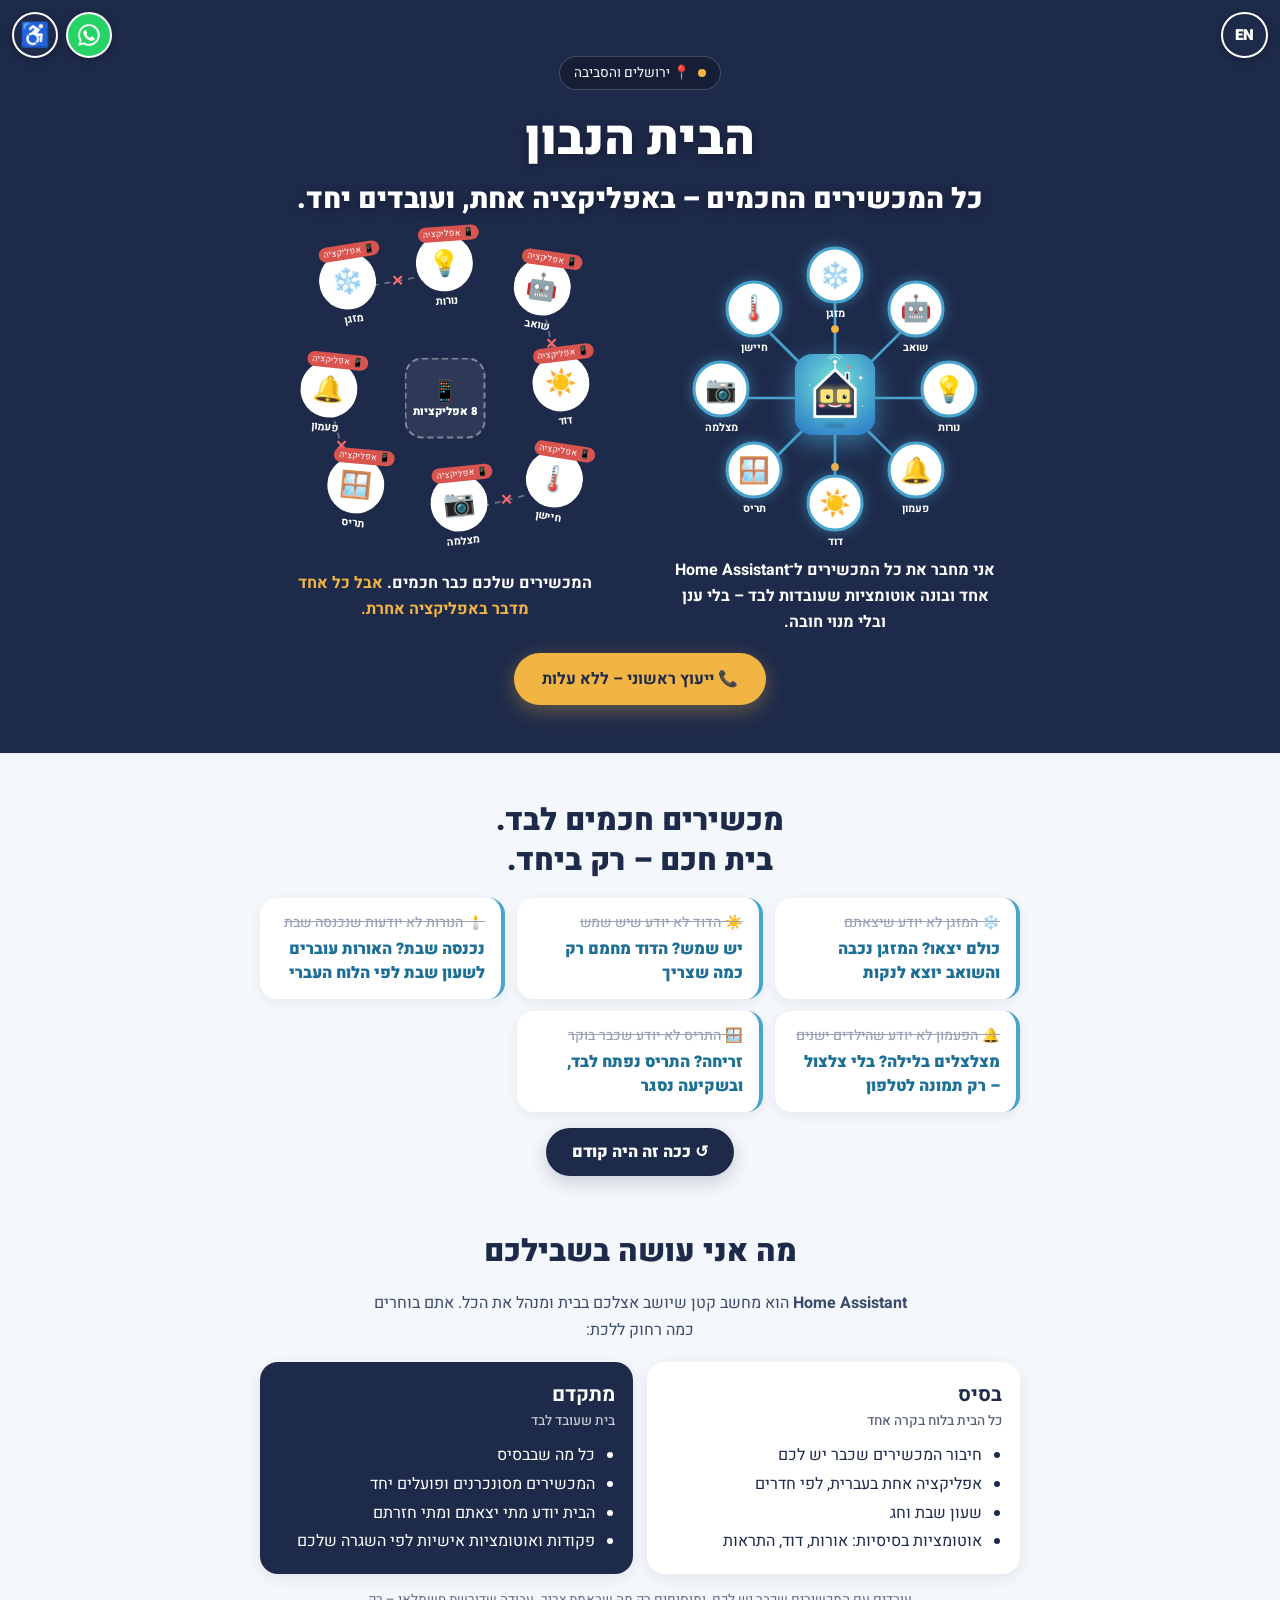
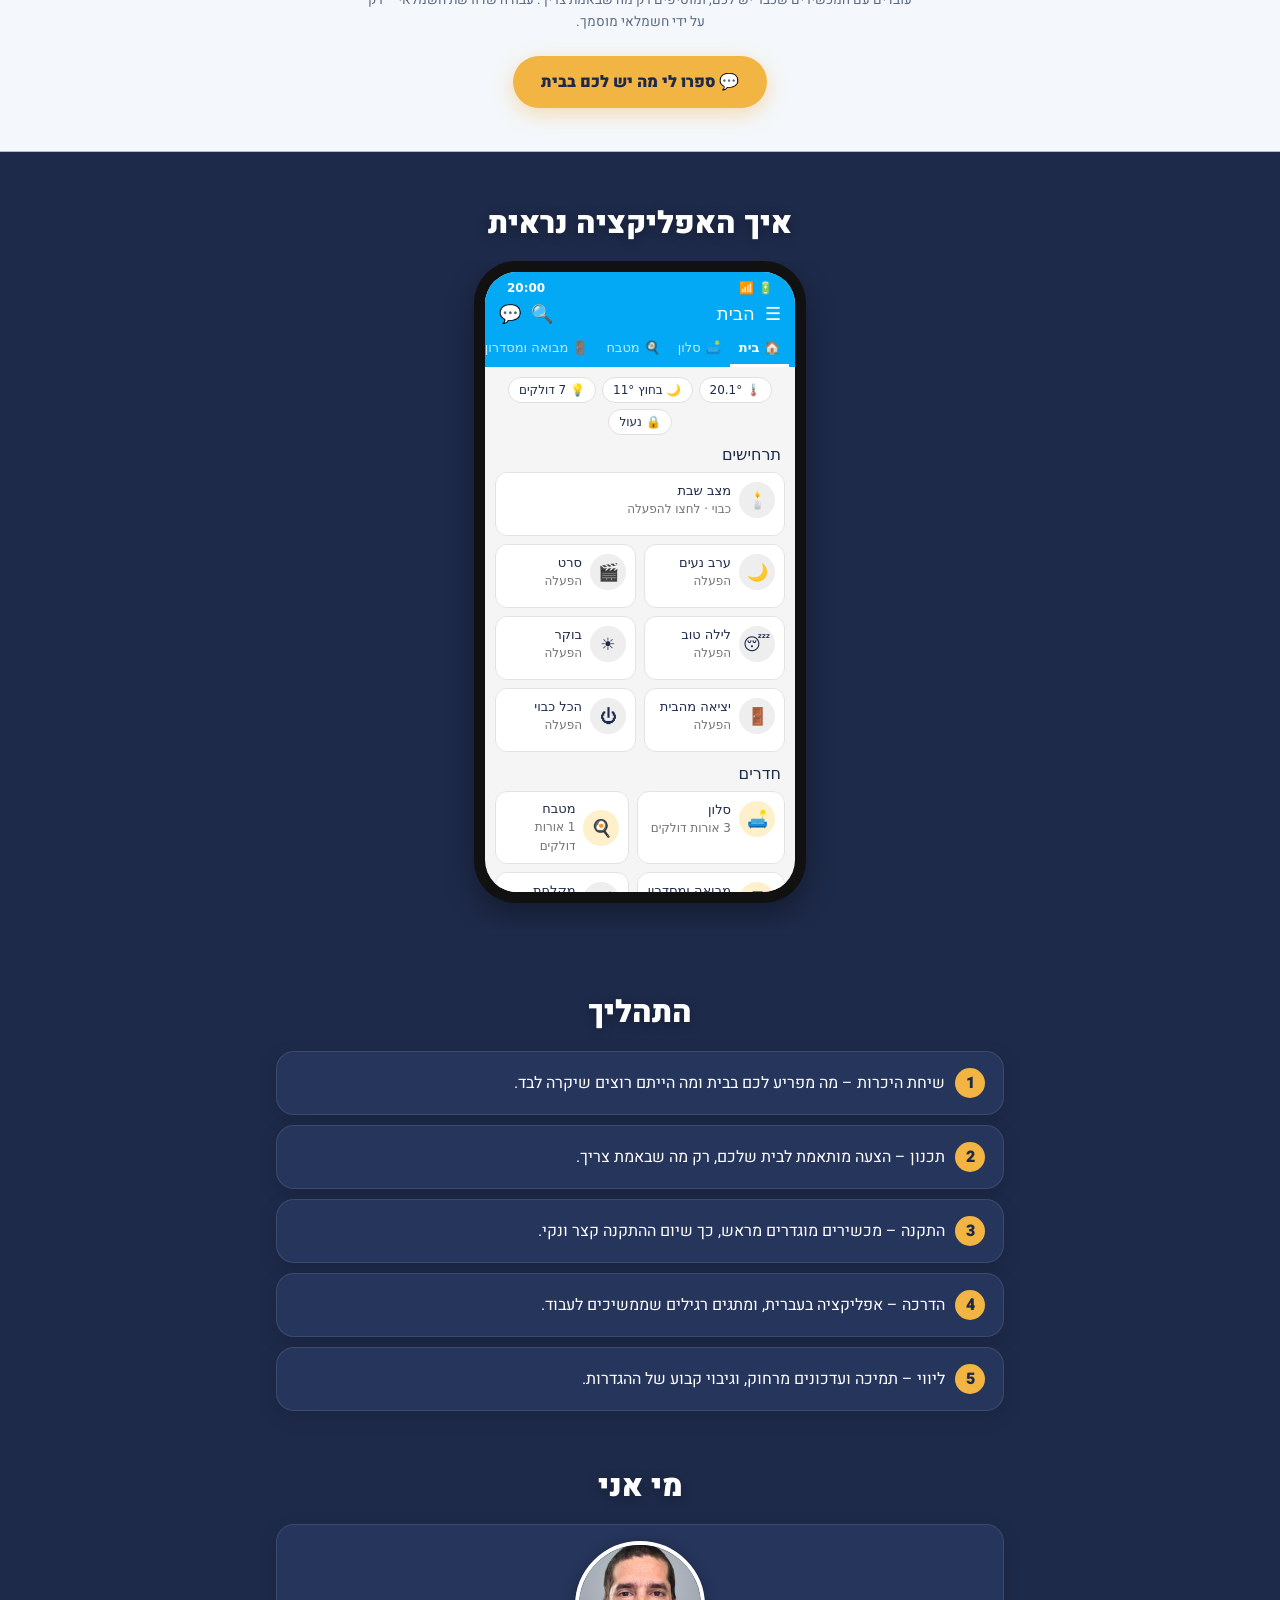
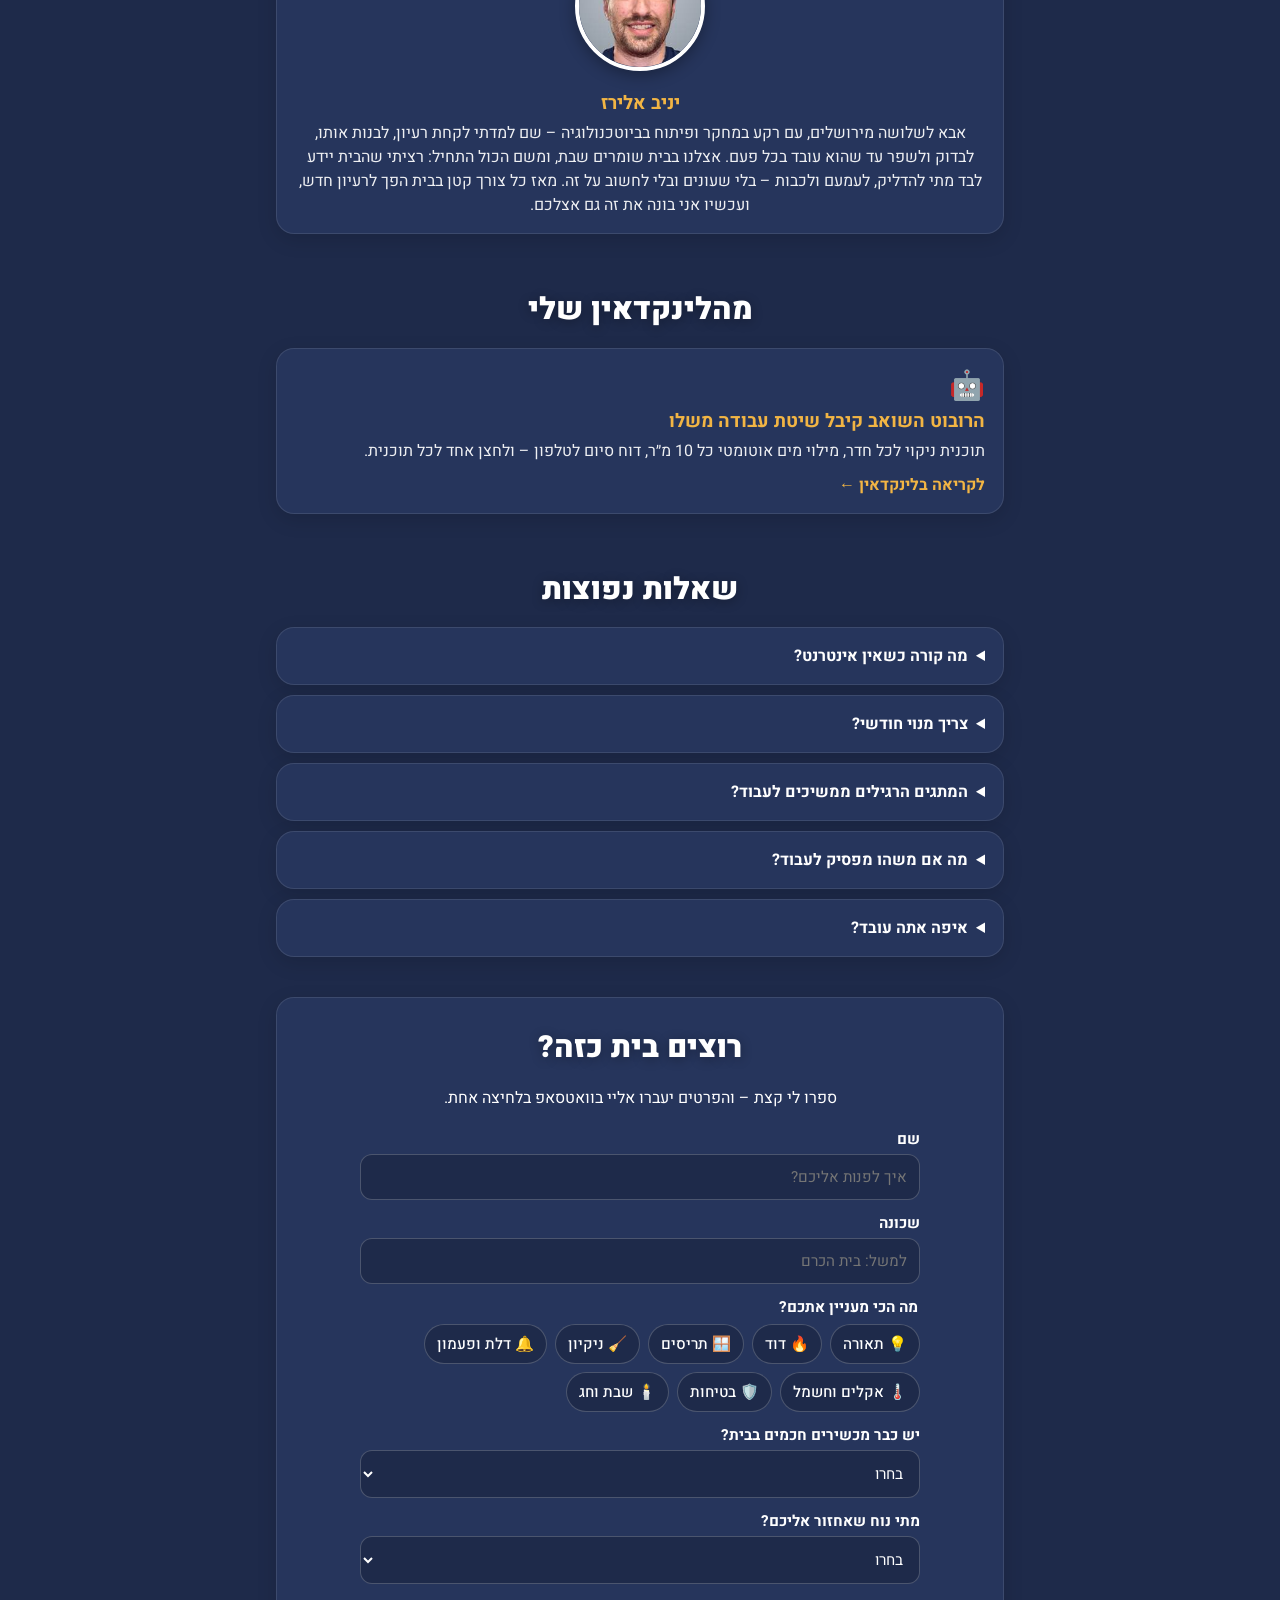
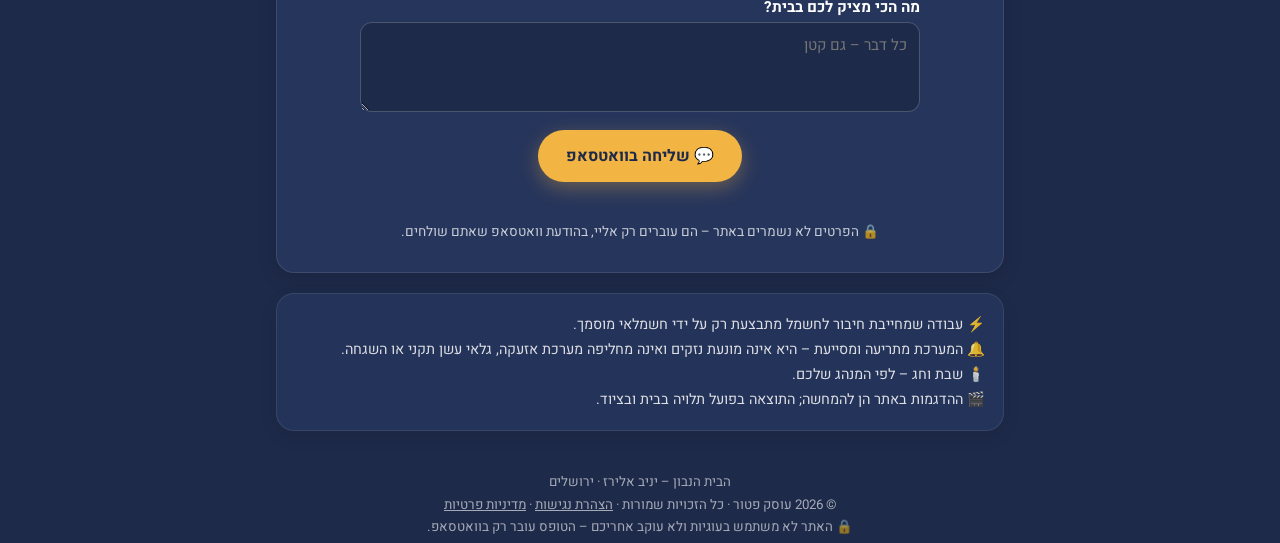
<file: index.html>
<!doctype html><html lang="he" dir="rtl"><head><meta charset="utf-8"><meta name="viewport" content="width=device-width,initial-scale=1">
<title>הבית הנבון – בית חכם בלי ענן ובלי מנויים | יניב אלירז</title><meta property="og:type" content="website" /><meta property="og:title" content="הבית הנבון – בית חכם בלי ענן ובלי מנויים" /><meta property="og:description" content="תאורה, דוד, תריסים וניקיון – וגם שבת וחג. בית חכם בלי ענן ובלי מנויים, ירושלים והסביבה." /><meta property="og:image" content="https://bayit.eliraz.biz/bayit-blue.png" /><meta property="og:image:width" content="512" /><meta property="og:image:height" content="512" /><meta name="twitter:card" content="summary" /><meta name="description" content="תאורה, דוד, תריסים וניקיון – וגם שבת וחג. בית חכם בלי ענן ובלי מנויים, ירושלים והסביבה.">
<link href="fonts/heebo.css" rel="stylesheet">
<style>
*{box-sizing:border-box}html,body{margin:0;height:100%}
body{font-family:Heebo,sans-serif;color:#fff;text-align:center;background:var(--sky,#1E2A4A);transition:background 1s linear;overflow-x:hidden}
main{min-height:100%;display:flex;flex-direction:column;align-items:center;justify-content:center;padding:70px 16px 28px}
.badge{display:inline-flex;gap:8px;align-items:center;background:#0004;border:1px solid #fff3;padding:6px 14px;border-radius:30px;font-size:.85rem;backdrop-filter:blur(4px)}
.badge i{width:8px;height:8px;border-radius:50%;background:#F2B544;animation:pulse 1.4s infinite}@keyframes pulse{50%{opacity:.25}}
h1{font-size:clamp(1.8rem,6vw,2.6rem);font-weight:900;margin:14px 0 4px;text-shadow:0 2px 12px #0005}
.sub{opacity:.9;margin:0 0 14px;text-shadow:0 1px 8px #0006}
.scene{width:min(520px,96vw);aspect-ratio:520/330;position:relative}
svg{width:100%;height:100%;overflow:visible}
.room{cursor:pointer}.room rect.glass{transition:fill .6s}.room:focus-visible rect.wall{stroke:#F2B544;stroke-width:4}
.clock{font:700 1.05rem monospace;background:#0005;padding:4px 12px;border-radius:10px;display:inline-block;margin-top:6px;direction:ltr}
.feed{height:42px;margin:10px auto 0;width:min(460px,94vw);position:relative;overflow:hidden}
.ev{position:absolute;inset:0;display:flex;align-items:center;justify-content:center;gap:8px;background:none;color:inherit;border-radius:0;font-weight:400;box-shadow:none;opacity:.85;animation:ev .5s both;padding:0 12px;font-size:.8rem}
@keyframes ev{from{transform:translateY(30px);opacity:0}}
.fr{display:flex;align-items:center;justify-content:center;gap:10px;width:min(360px,94vw);margin:10px auto 0}.fr .feed{flex:1;margin:0;width:auto!important}.ck{width:44px;height:44px;flex:0 0 44px;filter:drop-shadow(0 2px 6px #0004)}.hint{font-size:.8rem;opacity:.7;margin-top:8px}
.btn{display:inline-block;background:#F2B544;color:#1E2A4A;font-weight:700;padding:14px 28px;border-radius:40px;text-decoration:none;box-shadow:0 6px 20px #F2B54455;margin-top:18px}
.btn2{display:inline-block;margin-top:12px;color:#fff;border:2px solid #ffffff66;padding:11px 24px;border-radius:40px;text-decoration:none;font-weight:700;background:#0003}
small{display:block;margin-top:26px;opacity:.6;line-height:1.7}small a{color:inherit}
.star{animation:tw 3s infinite}@keyframes tw{50%{opacity:.2}}

:focus-visible{outline:3px solid #F2B544;outline-offset:2px}

.more{max-width:980px;margin:auto;padding:10px 16px 30px;text-align:right}.more h2{font-size:1.6rem;margin:44px 0 14px;text-shadow:0 2px 12px #0005}
.g{display:grid;gap:14px;grid-template-columns:repeat(auto-fit,minmax(230px,1fr))}
.c,.steps li,details,.note,.cta{background:#0005;border:1px solid #fff2;border-radius:18px;padding:16px 18px;backdrop-filter:blur(6px);box-shadow:0 6px 20px #0002}
.c h3{margin:0 0 4px;color:#F2B544}.c p{margin:0;opacity:.92}.c a,.more p a:not(.btn){color:#F2B544}.e{font-size:1.8rem}
.steps{counter-reset:s;list-style:none;padding:0}.steps li{counter-increment:s;margin:10px 0}
.steps li::before{content:counter(s);display:inline-grid;place-items:center;width:30px;height:30px;border-radius:50%;background:#F2B544;color:#1E2A4A;font-weight:900;margin-left:10px}
.me{display:flex;gap:18px;align-items:center;flex-wrap:wrap}.me img{width:130px;height:130px;border-radius:50%;object-fit:cover;border:4px solid #fff;box-shadow:0 4px 16px #0005}.me div{flex:1;min-width:220px}
details{margin:10px 0}summary{font-weight:700;cursor:pointer}details p{margin:8px 0 0;opacity:.92}
.note{font-size:.9rem;opacity:.85;margin-top:20px}.cta{text-align:center;margin-top:40px;padding:30px 18px}.cta h2{margin-top:0}
footer small{margin:0 0 30px}
a.post{display:block;color:inherit;text-decoration:none}.more-l{display:inline-block;margin-top:10px;color:#F2B544;font-weight:700}/*navy*/.more{background:#1E2A4A;box-shadow:0 0 0 100vmax #1E2A4A;clip-path:inset(0 -100vmax);padding-top:24px}
footer{background:#1E2A4A;padding:10px 0 1px}
.more .c,.more .steps li,.more details,.more .note,.more .cta{background:#26355c;border-color:#ffffff1a;backdrop-filter:none}
/*wide*/@media(min-width:760px){main{min-height:0;padding:64px 24px 48px}.scene{width:min(700px,70vw)}h1{font-size:3rem}.sub{font-size:1.2rem}.feed{width:min(560px,80vw)}.more{max-width:1080px}}/*mec*/.me{flex-direction:column;text-align:center}.me div{min-width:0}/*dm*/.dmg{display:grid;gap:14px;grid-template-columns:repeat(auto-fit,minmax(260px,1fr))}.dmc h3{margin:0 0 8px;color:#F2B544}.dm svg{width:100%;height:auto;display:block;border-radius:12px;overflow:hidden}.dm svg *{transition:fill .9s,opacity .9s,height .9s}.dm-c{display:flex;gap:8px;align-items:center;margin-top:10px;min-height:52px}.dm-t{font:700 .85rem monospace;background:#0005;padding:3px 9px;border-radius:8px;white-space:nowrap;direction:ltr}.dm-n{font:700 .8rem monospace;background:#F2B544;color:#1E2A4A;padding:3px 8px;border-radius:8px;direction:ltr}.dm-m{flex:1;background:#fff;color:#1E2A4A;border-radius:12px;padding:8px 12px;font-weight:500;font-size:.92rem;animation:ev .5s both}/*tz*/.tzc{display:block;color:inherit;text-decoration:none;border-color:#F2B54466!important}.tzc p{margin:0}.tz-r{font-weight:700;background:#0004;border-radius:10px;padding:10px 12px;margin:10px 0;min-height:46px;display:flex;align-items:center;gap:10px;animation:ev .5s both}.tg{flex:none;width:46px;height:26px;border-radius:13px;background:#556;position:relative;animation:tg 6s infinite}.tg::after{content:"";position:absolute;top:3px;right:3px;width:20px;height:20px;border-radius:50%;background:#fff;animation:tgk 6s infinite}@keyframes tg{40%,90%{background:#F2B544}}@keyframes tgk{40%,90%{right:23px}}/*wf*/.wf{text-align:right;max-width:560px;margin:18px auto 0;display:grid;gap:12px}.wf label{display:grid;gap:4px;font-weight:700;font-size:.95rem}.wf input,.wf select,.wf textarea{font:inherit;font-weight:400;padding:11px 12px;border-radius:12px;border:1px solid #ffffff33;background:#1E2A4A;color:#fff}.wf input:focus,.wf select:focus,.wf textarea:focus{outline:2px solid #F2B544;border-color:transparent}.wf fieldset{border:0;padding:0;margin:0}.wf legend{font-weight:700;font-size:.95rem;margin-bottom:6px}.ch{display:flex;flex-wrap:wrap;gap:8px}.ch label{display:block;font-weight:500}.ch input{position:absolute;opacity:0;width:1px;height:1px}.ch span{display:inline-block;padding:8px 12px;border-radius:20px;border:1px solid #ffffff33;background:#1E2A4A;cursor:pointer}.ch input:checked+span{background:#F2B544;color:#1E2A4A;border-color:#F2B544;font-weight:700}.ch input:focus-visible+span{outline:3px solid #F2B544;outline-offset:2px}.wf .btn{border:0;cursor:pointer;font:inherit;font-weight:700;justify-self:center;margin-top:6px}.hp{position:absolute;width:1px;height:1px;overflow:hidden;clip:rect(0 0 0 0);opacity:0;pointer-events:none}.wf-e{color:#ffb4a8;margin:0;text-align:center;min-height:1em}.wf-p{font-size:.85rem;opacity:.75;margin:0;text-align:center}/*smooth*/html{scroll-behavior:smooth}/*note*/.note p{margin:4px 0}/*hot*/.tzhot{background:linear-gradient(135deg,#F2B544,#ffd98a)!important;color:#1E2A4A!important;border:0!important;box-shadow:0 10px 30px #F2B54444!important}.tzhot h3{color:#1E2A4A!important;font-size:1.3rem}.tzph{background:#1E2A4A;color:#fff;border-radius:16px;padding:10px 14px;margin:12px 0;display:grid;gap:8px;font-weight:700}.tzph div{display:flex;align-items:center;gap:10px}.tg{animation-delay:var(--d,0s)!important}.tg::after{animation-delay:var(--d,0s)!important}.tzgo{display:inline-block;background:#1E2A4A;color:#fff;font-weight:800;padding:12px 28px;border-radius:40px;font-size:1.05rem}@media(min-width:760px){.tz{grid-template-columns:1.2fr 1fr}}</style><link rel="icon" type="image/png" sizes="512x512" href="/bayit-blue.png?v=2611181950"><link rel="apple-touch-icon" href="/bayit-blue.png?v=2611181950"><link rel="manifest" href="/manifest.webmanifest?v=2611181950"><meta name="theme-color" content="#0b1026"><link rel="alternate" hreflang="he" href="https://bayit.eliraz.biz/"><link rel="alternate" hreflang="en" href="https://bayit.eliraz.biz/en.html"></head><body><main id="uc">
<!--hero2-->
<style>
#uc{padding-top:56px}
#uc .tag{font-size:clamp(1.25rem,5.2vw,1.75rem);font-weight:800;margin:4px 0 8px;line-height:1.3;text-shadow:0 2px 12px #0005}
#uc .sub{max-width:520px;line-height:1.65;margin:0 auto 4px;opacity:.88}
.hb-wr{display:flex;flex-direction:column;align-items:center;gap:10px;margin-top:8px}
.hb-col p.hb-l{font-size:.82rem;font-weight:700;margin:0}
.hb-ok{color:#7fd0f0}.hb-no{color:#ff9a9a}
.hb{position:relative;width:min(260px,68vw);aspect-ratio:1;margin:4px auto 0}
.hb svg{position:absolute;inset:0;width:100%;height:100%;overflow:visible}
.hb-ln{stroke:#48A4CE;stroke-width:.9;stroke-dasharray:100;stroke-dashoffset:100;animation:hbd .7s ease forwards}@keyframes hbd{to{stroke-dashoffset:0}}
.hb-pl{fill:#F2B544}
.hb-n{position:absolute;left:var(--x);top:var(--y);width:19%;transform:translate(-50%,-50%) rotate(var(--r,0deg))}
.hb-n b{display:grid;place-items:center;width:100%;aspect-ratio:1;border-radius:50%;background:#fff;font-size:clamp(1.1rem,5vw,1.6rem);border:3px solid #48A4CE;box-shadow:0 0 14px #48A4CE88}
.hb0 .hb-n b{border-color:#ffffff33;box-shadow:none}
.hb-n span{display:block;font-size:.68rem;font-weight:700;margin-top:2px}
.hb-n i{position:absolute;top:-8px;inset-inline-start:-8px;font-style:normal;font-size:.55rem;background:#d9534f;color:#fff;border-radius:8px;padding:1px 5px;white-space:nowrap}
.hb-c{position:absolute;left:50%;top:50%;width:27%;aspect-ratio:1;transform:translate(-50%,-50%)}
.hb-c img{width:100%;height:100%;border-radius:22%;box-shadow:0 8px 26px #48A4CE99}
.hb-ph{display:grid;place-content:center;width:100%;height:100%;border-radius:22%;border:2px dashed #ffffff66;font-weight:800;font-size:.7rem;line-height:1.3;background:#ffffff12}
.hb-ph em{font-style:normal;font-size:1.3rem}
.hb-bf{width:min(340px,92vw);border-radius:20px;padding:14px 12px 10px;background:#ffffff12;border:1px solid #ffffff26}
.hb-bf .t1{margin:0;font-weight:800;font-size:1rem}
.hb-bf .t2{margin:2px 0 10px;font-weight:700;color:#F2B544}
.hb-apps{display:grid;grid-template-columns:repeat(4,1fr);gap:10px 6px;max-width:260px;margin:0 auto}
.hb-apps div{position:relative;font-size:.62rem;font-weight:600;opacity:.9}
.hb-apps b{display:grid;place-items:center;width:44px;height:44px;margin:0 auto 3px;border-radius:12px;font-size:1.35rem;box-shadow:0 3px 8px #0004}
.hb-apps i{position:absolute;top:-6px;right:calc(50% - 28px);min-width:17px;height:17px;border-radius:9px;background:#e53935;color:#fff;font-style:normal;font-size:.6rem;font-weight:800;display:grid;place-items:center;border:2px solid #1E2A4A}
.hb-bf .t3{margin:10px 0 0;font-size:.78rem;opacity:.75}
.hb-col.d,.hb-cp{display:none}
.sub2{max-width:340px;margin:4px auto 0;line-height:1.6;font-weight:600}
.hb-cp{margin:4px auto 0;line-height:1.6;max-width:320px}.hb-cp span{color:#F2B544;font-weight:700}
@media(min-width:760px){.hb-wr{display:grid;grid-template-columns:320px 320px;column-gap:70px;row-gap:6px;justify-content:center;grid-template-areas:"a d" "s c";margin-top:18px}
.hb-col.a{grid-area:a}.hb-col.d{grid-area:d;display:block}.sub2{grid-area:s;max-width:320px}.hb-cp{grid-area:c;display:block}.hb-bf{display:none}.hb{width:300px}}
</style>
<a class="badge" href="#contact" style="color:inherit;text-decoration:none"><i></i>📍 ירושלים והסביבה</a>
<h1>הבית הנבון</h1>
<p class="tag">כל המכשירים החכמים – באפליקציה אחת, ועובדים יחד.</p>
<div class="hb-wr">
<div class="hb-col a">
<div class="hb" id="hb" role="img" aria-label="שמונה מכשירים מחוברים למערכת אחת בבית"><svg viewBox="0 0 100 100" preserveAspectRatio="none" aria-hidden="true"></svg><div class="hb-c"><img src="bayit-blue.png" alt=""></div></div></div>
<div class="hb-col d">
<div class="hb hb0" id="hb0" role="img" aria-label="היום: שמונה מכשירים חכמים, לכל אחד אפליקציה משלו, והם לא מדברים זה עם זה"><svg viewBox="0 0 100 100" preserveAspectRatio="none" aria-hidden="true"></svg><div class="hb-c"><div class="hb-ph"><em>📱</em>8 אפליקציות</div></div></div></div>
<p class="hb-cp"><b>המכשירים שלכם כבר חכמים.</b> <span>אבל כל אחד מדבר באפליקציה אחרת.</span></p>
<div class="hb-bf"><p class="t1">המכשירים שלכם כבר חכמים.</p><p class="t2">אבל כל אחד מדבר באפליקציה אחרת:</p>
<div class="hb-apps" aria-hidden="true"></div>
<p class="t3">8 אפליקציות · 8 סיסמאות · אף אחת לא מדברת עם השנייה</p></div>
<p class="sub2">אני מחבר את כל המכשירים ל־Home Assistant אחד ובונה אוטומציות שעובדות לבד – בלי ענן ובלי מנוי חובה.</p>
</div>
<a class="btn" href="#contact">📞 ייעוץ ראשוני – ללא עלות</a>
<script>
(function(){
var D=[['❄️','מזגן',18,14,-9,'#4FC3F7',2],['🤖','שואב',82,16,8,'#B0BEC5',1],['💡','נורות',50,8,-4,'#FFD54F',3],['🔔','פעמון',11,50,6,'#F06292',1],['☀️','דוד',89,48,-7,'#FF8A65',2],['🪟','תריס',20,82,5,'#AED581',1],['📷','מצלמה',55,88,-6,'#9575CD',4],['🌡️','חיישן',86,80,9,'#4DB6AC',1]];
function stage(id,on){var hb=document.getElementById(id),h='';
 D.forEach(function(d,i){var a=-Math.PI/2+i*Math.PI/4,x=on?50+38*Math.cos(a):d[2],y=on?50+38*Math.sin(a):d[3];
  var n=document.createElement('div');n.className='hb-n';n.style.cssText='--x:'+x.toFixed(1)+'%;--y:'+y.toFixed(1)+'%'+(on?'':';--r:'+d[4]+'deg');
  n.innerHTML='<b aria-hidden="true">'+d[0]+'</b><span>'+d[1]+'</span>'+(on?'':'<i>📱 אפליקציה</i>');hb.appendChild(n);
  if(on){h+='<line class="hb-ln" pathLength="100" x1="50" y1="50" x2="'+x+'" y2="'+y+'" style="animation-delay:'+(0.3+i*0.07)+'s"/>';
   h+='<circle class="hb-pl" r="1.3" cx="'+x+'" cy="'+y+'"><animate attributeName="cx" values="'+x+';50" dur="1.6s" begin="'+(1+i*0.4)+'s" repeatCount="indefinite"/><animate attributeName="cy" values="'+y+';50" dur="1.6s" begin="'+(1+i*0.4)+'s" repeatCount="indefinite"/></circle>';}});
 if(!on)[[0,2],[1,4],[3,5],[6,7]].forEach(function(p){var a=D[p[0]],b=D[p[1]];
  h+='<line x1="'+a[2]+'" y1="'+a[3]+'" x2="'+b[2]+'" y2="'+b[3]+'" stroke="#ffffff55" stroke-width=".6" stroke-dasharray="2 2"/><text x="'+(a[2]+b[2])/2+'" y="'+((a[3]+b[3])/2+1.5)+'" font-size="5" text-anchor="middle" fill="#ff6b6b" font-weight="700">✕</text>';});
 hb.querySelector('svg').innerHTML=h;}
stage('hb',true);stage('hb0',false);
document.querySelector('.hb-apps').innerHTML=D.map(function(d){return '<div><b style="background:'+d[5]+'">'+d[0]+'</b><i>'+d[6]+'</i>'+d[1]+'</div>'}).join('');
})();
</script>
<!--/hero2-->
</main>
<!--cards-->
<section id="why" class="st">
<style>
.st{background:#F4F7FB;color:#1E2A4A;text-align:center;padding:48px 16px 44px;box-shadow:0 0 0 100vmax #F4F7FB;clip-path:inset(0 -100vmax)}
.st *{box-sizing:border-box}
.st .k{display:inline-block;font-size:.8rem;font-weight:700;color:#2C7FA8;background:#48A4CE22;padding:4px 12px;border-radius:20px}
.st h2{font-size:clamp(1.45rem,5.4vw,2.1rem);font-weight:900;margin:12px 0 16px;line-height:1.3;text-shadow:none}
.st h3{font-size:clamp(1.25rem,4.6vw,1.6rem);font-weight:800;margin:40px 0 12px}
.st .ld{max-width:560px;margin:0 auto;line-height:1.7;color:#3b4a6b}
.st-cards{display:grid;grid-template-columns:repeat(auto-fit,minmax(230px,1fr));gap:12px;max-width:760px;margin:0 auto}
.st-cd{background:#fff;border-radius:16px;padding:14px 16px;text-align:start;box-shadow:0 3px 12px #1E2A4A12;border-inline-start:4px solid #c9d1df;transition:border-color .6s}
.st-cd p{margin:0;font-weight:700;transition:color .5s,font-size .5s}
.st-cd div{max-height:0;opacity:0;overflow:hidden;color:#1d6f96;font-weight:800;transition:max-height .6s,opacity .6s,margin .6s}
.st.on .st-cd{border-color:#48A4CE}
.st.on .st-cd p{color:#9aa3b5;text-decoration:line-through;font-weight:500;font-size:.88rem}
.st.on .st-cd div{max-height:5em;opacity:1;margin-top:4px}
.st-cd:nth-child(2),.st-cd:nth-child(2) *{transition-delay:.25s}.st-cd:nth-child(3),.st-cd:nth-child(3) *{transition-delay:.5s}.st-cd:nth-child(4),.st-cd:nth-child(4) *{transition-delay:.75s}.st-cd:nth-child(5),.st-cd:nth-child(5) *{transition-delay:1s}
.st-tg{font:inherit;font-weight:800;cursor:pointer;margin-top:16px;padding:12px 26px;border-radius:40px;border:0;background:#1E2A4A;color:#fff;box-shadow:0 6px 18px #1E2A4A33}
.st-pk{display:grid;grid-template-columns:repeat(auto-fit,minmax(240px,1fr));gap:14px;max-width:760px;margin:18px auto 0}
.st-p{background:#fff;border-radius:18px;padding:18px;text-align:start;box-shadow:0 4px 16px #1E2A4A14;color:#1E2A4A}
.st-p.adv{background:#1E2A4A;color:#fff}
.st-p h4{margin:0;font-size:1.25rem}.st-p h4 small{all:unset;display:block;font-size:.85rem;font-weight:500;opacity:.75;margin-top:2px}
.st-p ul{margin:10px 0 0;padding-inline-start:20px;line-height:1.8}
.st-nt{font-size:.85rem;color:#5d6a85;max-width:560px;margin:16px auto 0;line-height:1.6}
.st .st-go{display:inline-block;margin-top:22px;background:#F2B544;color:#1E2A4A;font-weight:800;padding:14px 28px;border-radius:40px;text-decoration:none;box-shadow:0 6px 20px #F2B54466}
.st .st-dm{display:block;margin-top:14px;color:#2C7FA8;font-weight:700}
</style>
<h2>מכשירים חכמים לבד.<br>בית חכם – רק ביחד.</h2>
<div class="st-cards" id="st-cards">
<div class="st-cd"><p>❄️ המזגן לא יודע שיצאתם</p><div>כולם יצאו? המזגן נכבה והשואב יוצא לנקות</div></div>
<div class="st-cd"><p>☀️ הדוד לא יודע שיש שמש</p><div>יש שמש? הדוד מחמם רק כמה שצריך</div></div>
<div class="st-cd"><p>🕯️ הנורות לא יודעות שנכנסה שבת</p><div>נכנסה שבת? האורות עוברים לשעון שבת לפי הלוח העברי</div></div>
<div class="st-cd"><p>🔔 הפעמון לא יודע שהילדים ישנים</p><div>מצלצלים בלילה? בלי צלצול – רק תמונה לטלפון</div></div>
<div class="st-cd"><p>🪟 התריס לא יודע שכבר בוקר</p><div>זריחה? התריס נפתח לבד, ובשקיעה נסגר</div></div>
</div>
<button class="st-tg" id="st-tg" type="button" aria-pressed="false">✨ חברו את הבית</button>
<h2 class="h2b">מה אני עושה בשבילכם</h2>
<p class="ld"><b>Home Assistant</b> הוא מחשב קטן שיושב אצלכם בבית ומנהל את הכל. אתם בוחרים כמה רחוק ללכת:</p>
<div class="st-pk">
<div class="st-p"><h4>בסיס<small>כל הבית בלוח בקרה אחד</small></h4><ul><li>חיבור המכשירים שכבר יש לכם</li><li>אפליקציה אחת בעברית, לפי חדרים</li><li>שעון שבת וחג</li><li>אוטומציות בסיסיות: אורות, דוד, התראות</li></ul></div>
<div class="st-p adv"><h4>מתקדם<small>בית שעובד לבד</small></h4><ul><li>כל מה שבבסיס</li><li>המכשירים מסונכרנים ופועלים יחד</li><li>הבית יודע מתי יצאתם ומתי חזרתם</li><li>פקודות ואוטומציות אישיות לפי השגרה שלכם</li></ul></div>
</div>
<p class="st-nt">עובדים עם המכשירים שכבר יש לכם, ומוסיפים רק מה שבאמת צריך. עבודה שדורשת חשמלאי – רק על ידי חשמלאי מוסמך.</p>
<a class="st-go" href="#contact">💬 ספרו לי מה יש לכם בבית</a>
<script>
(function(){
var s=document.getElementById('why'),tg=document.getElementById('st-tg'),cd=document.getElementById('st-cards'),touched=false;
function set(on){s.classList.toggle('on',on);tg.setAttribute('aria-pressed',on);tg.textContent=on?'↺ ככה זה היה קודם':'✨ חברו את הבית'}
tg.onclick=function(){touched=true;set(!s.classList.contains('on'))};
if('IntersectionObserver' in window){var io=new IntersectionObserver(function(e){if(e[0].isIntersecting){io.disconnect();setTimeout(function(){if(!touched)set(true)},1500)}},{threshold:.6});io.observe(cd)}else set(true);
})();
</script>
</section>
<!--/cards-->
<script>addEventListener("message",e=>{if(e.data&&e.data.p3h){const f=document.querySelector("#app iframe");if(f)f.style.height=(e.data.p3h+10)+"px"}})</script>
<style>#app{padding:28px 0 8px;text-align:center}#app h2{margin:0 0 6px}#app p{margin:0 0 14px;opacity:.85}#app iframe{width:100%;max-width:1080px;height:720px;border:0;background:transparent;transition:height .3s;border-radius:22px;display:block;margin:0 auto}@media(max-width:700px){#app iframe{height:640px}}</style>
<style>#pk{padding:28px 12px 8px;text-align:center;color:#fff;background:#1E2A4A;box-shadow:0 0 0 100vmax #1E2A4A;clip-path:inset(0 -100vmax)}#pk h2{margin:0 0 14px}.pkg{display:grid;gap:14px;max-width:760px;margin:0 auto}@media(min-width:620px){.pkg{grid-template-columns:1fr 1fr}}.pkg div{border:2px solid #F2B544;border-radius:18px;padding:18px 16px;background:#1E2A4A;color:#fff}.pkg h3{margin:0 0 6px;color:#F2B544;font-size:1.3rem}.pkg p{margin:0;line-height:1.6}</style><script>addEventListener("message",e=>{if(e.data&&e.data.p3h){const f=document.querySelector("#app iframe");if(f)f.style.height=(e.data.p3h+10)+"px"}})</script>
<section class="more"><div id="app"><h2>איך האפליקציה נראית</h2><iframe id="appf" src="demo.html?app=custom" title="איך האפליקציה נראית" loading="lazy"></iframe></div><h2>התהליך</h2><ol class="steps">
<li>שיחת היכרות – מה מפריע לכם בבית ומה הייתם רוצים שיקרה לבד.</li>
<li>תכנון – הצעה מותאמת לבית שלכם, רק מה שבאמת צריך.</li>
<li>התקנה – מכשירים מוגדרים מראש, כך שיום ההתקנה קצר ונקי.</li>
<li>הדרכה – אפליקציה בעברית, ומתגים רגילים שממשיכים לעבוד.</li>
<li>ליווי – תמיכה ועדכונים מרחוק, וגיבוי קבוע של ההגדרות.</li></ol>
<h2>מי אני</h2><div class="c me"><img src="me.jpg" alt="יניב אלירז"><div><h3>יניב אלירז</h3><p>אבא לשלושה מירושלים, עם רקע במחקר ופיתוח בביוטכנולוגיה – שם למדתי לקחת רעיון, לבנות אותו, לבדוק ולשפר עד שהוא עובד בכל פעם. אצלנו בבית שומרים שבת, ומשם הכול התחיל: רציתי שהבית יידע לבד מתי להדליק, לעמעם ולכבות – בלי שעונים ובלי לחשוב על זה. מאז כל צורך קטן בבית הפך לרעיון חדש, ועכשיו אני בונה את זה גם אצלכם.</p></div></div>
<h2 id="posts">מהלינקדאין שלי</h2><div class="g"><a class="c post" href="https://www.linkedin.com/posts/yaniveliraz_homeassistant-smarthome-homeautomation-ugcPost-7524104179364020226-aEZx" target="_blank" rel="noopener"><div class="e">🤖</div><h3>הרובוט השואב קיבל שיטת עבודה משלו</h3><p>תוכנית ניקוי לכל חדר, מילוי מים אוטומטי כל 10 מ״ר, דוח סיום לטלפון – ולחצן אחד לכל תוכנית.</p><span class="more-l">לקריאה בלינקדאין ←</span></a></div>
<h2>שאלות נפוצות</h2>
<details><summary>מה קורה כשאין אינטרנט?</summary><p>הבית ממשיך לעבוד. המערכת רצה על מחשב קטן בבית, לא בענן.</p></details>
<details><summary>צריך מנוי חודשי?</summary><p>לא. אפשר לבחור ליווי שוטף, אבל הבית לא תלוי בו.</p></details>
<details><summary>המתגים הרגילים ממשיכים לעבוד?</summary><p>כן. כל מי שבבית – גם אורחים וסבים – מדליק ומכבה כרגיל.</p></details>
<details><summary>מה אם משהו מפסיק לעבוד?</summary><p>רוב התקלות אני מטפל בהן מרחוק, וההגדרות מגובות.</p></details>
<details><summary>איפה אתה עובד?</summary><p>ירושלים והסביבה.</p></details>
<div class="cta" id="contact"><h2 style="margin-top:0">רוצים בית כזה?</h2><p>ספרו לי קצת – והפרטים יעברו אליי בוואטסאפ בלחיצה אחת.</p>
<form id="wf" class="wf" novalidate data-ph="972547429424">
<label>שם<input name="n" required autocomplete="name" placeholder="איך לפנות אליכם?"></label>
<label>שכונה<input name="a" placeholder="למשל: בית הכרם"></label>

<fieldset><legend>מה הכי מעניין אתכם?</legend><div class="ch">
<label><input type="checkbox" name="i" value="תאורה"><span>💡 תאורה</span></label><label><input type="checkbox" name="i" value="דוד"><span>🔥 דוד</span></label><label><input type="checkbox" name="i" value="תריסים"><span>🪟 תריסים</span></label><label><input type="checkbox" name="i" value="ניקיון"><span>🧹 ניקיון</span></label><label><input type="checkbox" name="i" value="דלת ופעמון"><span>🔔 דלת ופעמון</span></label><label><input type="checkbox" name="i" value="אקלים וחשמל"><span>🌡️ אקלים וחשמל</span></label><label><input type="checkbox" name="i" value="בטיחות"><span>🛡️ בטיחות</span></label><label><input type="checkbox" name="i" value="שבת וחג"><span>🕯️ שבת וחג</span></label></div></fieldset>
<label>יש כבר מכשירים חכמים בבית?<select name="d"><option value="">בחרו</option><option>עוד לא</option><option>יש כמה</option><option>יש הרבה – רוצים לחבר הכל</option></select></label>
<label>מתי נוח שאחזור אליכם?<select name="t"><option value="">בחרו</option><option>בבוקר</option><option>בצהריים</option><option>בערב</option><option>לא משנה</option></select></label>
<label>מה הכי מציק לכם בבית?<textarea name="m" rows="3" placeholder="כל דבר – גם קטן"></textarea></label>
<input name="w" class="hp" tabindex="-1" autocomplete="off" aria-hidden="true">
<button class="btn" type="submit">💬 שליחה בוואטסאפ</button><p class="wf-e" id="wfe" role="alert"></p>
<p class="wf-p">🔒 הפרטים לא נשמרים באתר – הם עוברים רק אליי, בהודעת וואטסאפ שאתם שולחים.</p></form></div>
<div class="note"><p>⚡ עבודה שמחייבת חיבור לחשמל מתבצעת רק על ידי חשמלאי מוסמך.</p><p>🔔 המערכת מתריעה ומסייעת – היא אינה מונעת נזקים ואינה מחליפה מערכת אזעקה, גלאי עשן תקני או השגחה.</p><p>🕯️ שבת וחג – לפי המנהג שלכם.</p><p>🎬 ההדגמות באתר הן להמחשה; התוצאה בפועל תלויה בבית ובציוד.</p></div>
</section>


<footer><small>הבית הנבון – יניב אלירז · ירושלים<br>© 2026 עוסק פטור · כל הזכויות שמורות · <a href="nagishut.html">הצהרת נגישות</a> · <a href="privacy.html">מדיניות פרטיות</a><br>🔒 האתר לא משתמש בעוגיות ולא עוקב אחריכם – הטופס עובר רק בוואטסאפ.<br>Home Assistant ושמות המוצרים הם סימנים מסחריים של בעליהם; העסק אינו קשור אליהם רשמית.</small></footer>
<script src="a11y.js?v=2611261542" defer></script><script>/*tz*/(function(){var e=document.getElementById("tzr");if(!e)return;var L=["🔥 הדוד נכבה לבד כשהמים חמים","🌙 אור לילה עמום במסדרון","🔔 תמונה מהפעמון ישר לטלפון"],i=0;function sh(a){for(var k=a.length-1;k>0;k--){var j=Math.floor(Math.random()*(k+1)),t=a[k];a[k]=a[j];a[j]=t}return a}fetch("ideas.html").then(function(r){return r.text()}).then(function(t){var d=new DOMParser().parseFromString(t,"text/html"),o=[];[].forEach.call(d.querySelectorAll("main section"),function(sc){var em=sc.querySelector("h2 span");em=em?em.textContent+" ":"";[].forEach.call(sc.querySelectorAll(".c b"),function(b){o.push(em+b.textContent)})});if(o.length)L=sh(o)}).catch(function(){});setInterval(function(){if(document.documentElement.classList.contains("a-na"))return;i=(i+1)%L.length;e.textContent=L[i];e.style.animation="none";e.offsetWidth;e.style.animation=""},4500)})()</script><script>/*wf*/(function(){var f=document.getElementById("wf");if(!f)return;var ph=f.getAttribute("data-ph");f.addEventListener("submit",function(ev){ev.preventDefault();var E=document.getElementById("wfe");E.textContent="";if(f.w.value)return;var n=f.n.value.trim();if(!n){E.textContent="רק השם חסר 🙂";f.n.focus();return}var i=[].map.call(f.querySelectorAll('input[name="i"]:checked'),function(x){return x.value});var L=["היי יניב, אשמח לשמוע על בית חכם 🙂","","שם: "+n];function add(k,v){v=(v||"").trim();if(v)L.push(k+": "+v)}add("שכונה",f.a.value);if(i.length)L.push("מעניין אותי: "+i.join(", "));add("מכשירים חכמים",f.d.value);add("נוח לחזור",f.t.value);add("מה מציק",f.m.value);var u="https://wa.me/"+ph+"?text="+encodeURIComponent(L.join("\n"));if(!ph){E.textContent="תקלה בקישור – אפשר לפנות בוואטסאפ מהכפתור למעלה";return}window.open(u,"_blank")||(location.href=u)})})()</script><!--uni--><style>
.more{max-width:760px}
.st h2,.more h2,#app h2{font-size:clamp(1.5rem,4.6vw,1.9rem);font-weight:800;line-height:1.3;text-align:center;margin:56px 0 18px}
.st h2{margin-top:0}.st h2.h2b{margin-top:56px}#app h2{margin-top:0}
</style><!--/uni-->
</body></html>
</file>
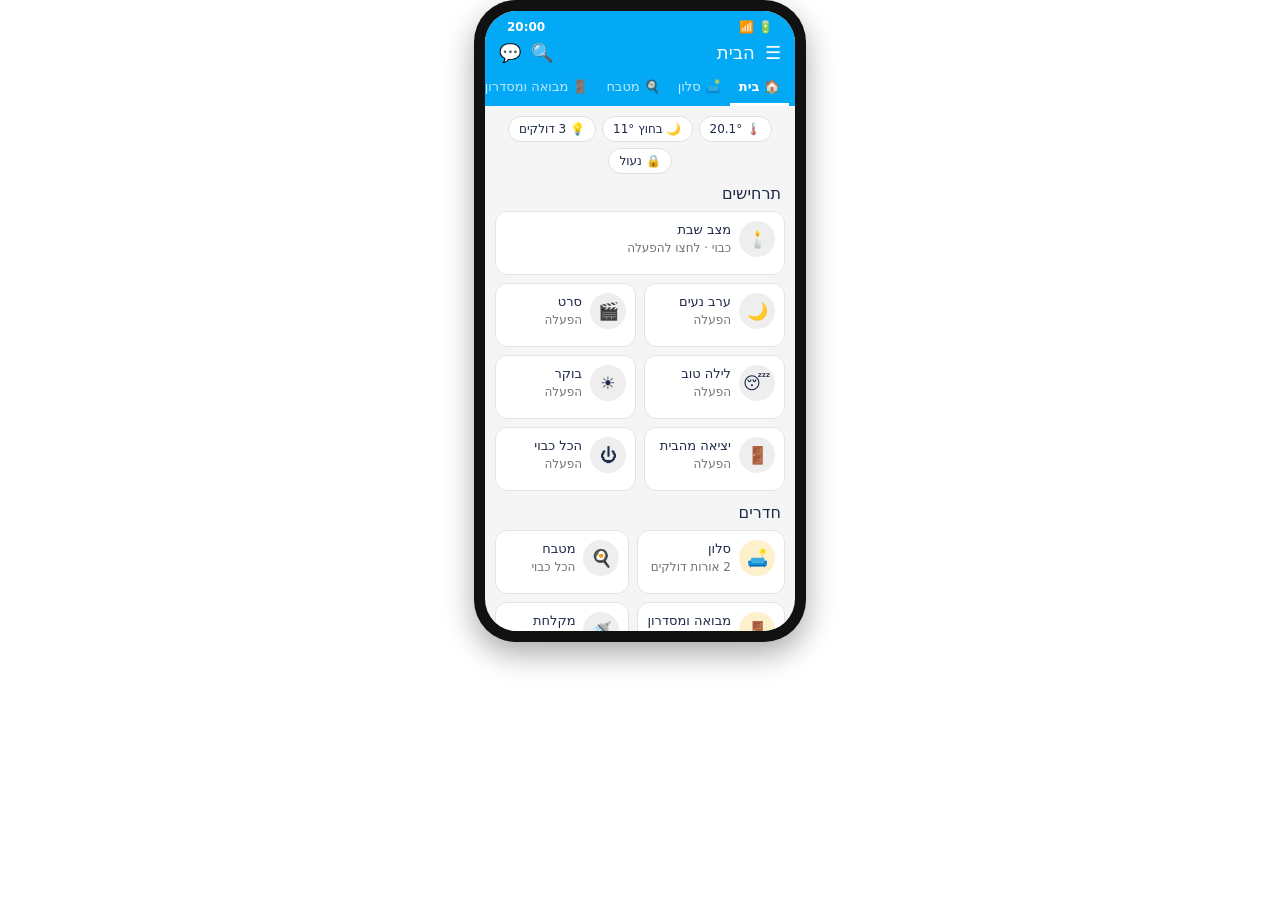
<file: demo.html>
<!DOCTYPE html><html lang="he" dir="rtl"><head><meta charset="utf-8"><meta name="viewport" content="width=device-width,initial-scale=1"><title>הבית הנבון – דמו תלת־ממד</title>
<style>
/* VOICE: showroom at night. IDEA: a real apartment model you control from a Home Assistant phone. PICTURE: lit 3D home. COLOUR: night navy, warm light, HA app UI. LAYOUT: house (with world controls), then phone. */
body{margin:0;background:#f3f5fa;font-family:system-ui,-apple-system,"Segoe UI",Roboto,Arial,sans-serif;color:#1e2a4a}
#p3{max-width:1040px;margin:24px auto;padding:0 12px}
#p3 h2{text-align:center;margin:0 0 4px;font-size:1.6em}#p3 .sub{text-align:center;margin:0 0 14px;opacity:.8}
#p3 .wrap{display:flex;gap:20px;align-items:flex-start;justify-content:center;flex-wrap:wrap}
#p3 .house{flex:1 1 440px;max-width:640px;position:sticky;top:8px;z-index:2;border-radius:22px;overflow:hidden;background:#0b1a30;box-shadow:0 10px 30px #0b1a3055;touch-action:none}
#p3 canvas{display:block;width:100%;height:auto}
#p3 button{font:inherit;cursor:pointer;border:0;color:inherit;background:none}
#p3 .sim{position:absolute;top:8px;left:8px;right:8px;display:flex;gap:6px;flex-wrap:wrap;justify-content:center}
#p3 .sim button{background:#ffffff26;color:#fff;border-radius:16px;padding:6px 10px;font-size:12.5px;backdrop-filter:blur(6px);min-height:32px}
#p3 .sim button.on{background:#f0b441;color:#1e2a4a;font-weight:700}
#p3 .clock{position:absolute;bottom:8px;left:10px;right:10px;display:flex;align-items:center;gap:8px;color:#fff;font-size:13px;background:#0b1a3088;border-radius:14px;padding:6px 10px;backdrop-filter:blur(6px)}
#p3 .clock input{flex:1;accent-color:#f0b441}#p3 .clock b{min-width:44px;text-align:center}
#p3 .auto{position:absolute;top:52px;left:50%;transform:translate(-50%,-8px);background:#fff;color:#1e2a4a;border-radius:14px;padding:7px 12px;font-size:13px;box-shadow:0 6px 18px #0004;opacity:0;transition:opacity .4s,transform .4s;pointer-events:none;max-width:86%;text-align:center}
#p3 .auto.show{opacity:1;transform:translate(-50%,0)}
#p3 .phone{flex:0 0 310px;width:310px;background:#111;border-radius:42px;padding:11px;box-shadow:0 12px 30px #0005}
#p3 .scr{background:#f5f5f5;border-radius:32px;height:620px;overflow:hidden;position:relative;display:flex;flex-direction:column;font-family:Roboto,system-ui,sans-serif}
#p3 .bar{display:flex;justify-content:space-between;padding:9px 22px 2px;font-size:12px;font-weight:600;direction:ltr;background:#03a9f4;color:#fff}
#p3 .top{background:#03a9f4;color:#fff;display:flex;align-items:center;gap:10px;padding:6px 14px 8px;font-size:18px}#p3 .top b{flex:1;font-weight:500}
#p3 .tabs{display:flex;background:#03a9f4;overflow-x:auto;scrollbar-width:none;padding:0 6px}#p3 .tabs::-webkit-scrollbar{display:none}
#p3 .tab{flex:0 0 auto;color:#ffffffc0;padding:8px 9px 9px;font-size:13px;border-bottom:3px solid transparent}#p3 .tab.on{color:#fff;border-color:#fff;font-weight:600}
#p3 .shb{background:#3d2a5c;color:#fff;font-size:12.5px;padding:7px 12px;text-align:center}
#p3 .cnt{flex:1;overflow-y:auto;padding:10px 10px 16px}
#p3 .badges{display:flex;gap:6px;flex-wrap:wrap;justify-content:center;margin-bottom:10px}
#p3 .bdg{background:#fff;border:1px solid #e0e0e0;border-radius:18px;padding:5px 10px;font-size:12px}
#p3 .sec{font-size:16px;font-weight:500;margin:6px 4px 8px}
#p3 .grid{display:grid;grid-template-columns:1fr 1fr;gap:8px;margin-bottom:12px}
#p3 .tile{background:#fff;border:1px solid #e3e3e3;border-radius:12px;padding:9px;display:flex;flex-direction:column;gap:6px;cursor:pointer;min-height:44px}
#p3 .tile.wide{grid-column:1/-1}#p3 .dis .tile[data-open]{opacity:.55;pointer-events:none}
#p3 .th{display:flex;align-items:center;gap:8px}
#p3 .ti{width:36px;height:36px;border-radius:50%;flex:0 0 36px;display:grid;place-items:center;font-size:17px;background:#eeeeee;transition:background .6s}
#p3 .tx{min-width:0}#p3 .tx b{display:block;font-size:13px;font-weight:500;white-space:nowrap;overflow:hidden;text-overflow:ellipsis}#p3 .tx span{font-size:12px;color:#727272}
#p3 .feat{display:flex;gap:6px}#p3 .feat button{flex:1;background:#f1f1f1;border-radius:10px;padding:6px 0;font-size:13px}
#p3 .tile input[type=range]{width:100%;margin:0;accent-color:#ffb300}
#p3 .sh{position:absolute;inset:0;background:#0006;display:flex;align-items:flex-end;opacity:0;pointer-events:none;transition:opacity .3s;z-index:5}
#p3 .sh.open{opacity:1;pointer-events:auto}
#p3 .sheet{background:#fff;width:100%;border-radius:24px 24px 0 0;padding:10px 16px 18px;transform:translateY(100%);transition:transform .35s}
#p3 .sh.open .sheet{transform:none}
#p3 .hdl{width:40px;height:4px;border-radius:2px;background:#ccc;margin:0 auto 10px}
#p3 .sheet h3{margin:0 0 2px;font-size:17px;font-weight:500;text-align:center}#p3 .sheet .st{text-align:center;color:#727272;font-size:13px;margin-bottom:10px}
#p3 .vs{width:110px;height:240px;margin:0 auto 12px;border-radius:26px;background:#eee;position:relative;overflow:hidden;touch-action:none;cursor:ns-resize}
#p3 .vs i{position:absolute;bottom:0;left:0;right:0;background:#ffb300;transition:height .25s}
#p3 .acts{display:flex;gap:8px;justify-content:center;flex-wrap:wrap}#p3 .acts button{background:#f1f1f1;border-radius:14px;padding:8px 12px;font-size:13px}#p3 .acts button.on{background:#1e2a4a;color:#fff}
#p3 .dot{width:30px;height:30px;border-radius:50%!important;padding:0!important}
#p3 .cam{border-radius:14px;overflow:hidden;margin-bottom:10px;background:#111}#p3 .cam svg{display:block;width:100%}
#p3 .note{text-align:center;font-size:12px;opacity:.6;margin-top:10px}
#p3 .err{color:#fff;padding:40px;text-align:center}
#p3 .nav{display:flex;gap:8px;flex-wrap:wrap;justify-content:space-between;align-items:center;margin-bottom:12px}
#p3 .nav a{color:#1e2a4a;text-decoration:none;background:#fff;border:1px solid #dde2ee;border-radius:20px;padding:8px 14px;font-size:14px;min-height:20px}#p3 .nav a.cta{background:#f2b544;border-color:#f2b544;font-weight:700}
#p3 .plans{display:flex;gap:6px;justify-content:center;flex-wrap:wrap;margin:0 0 12px}#p3 .plans button{background:#fff;border:1px solid #dde2ee;border-radius:20px;padding:8px 14px;font-size:14px}#p3 .plans button.on{background:#1e2a4a;color:#fff;border-color:#1e2a4a}
#p3 .plans .sum{width:100%;text-align:center;font-size:14px;margin-top:4px}#p3 .plans .sum b{font-size:17px}
#p3 .tile.lock{opacity:.5}#p3 .tile .tag{font-size:11px;color:#b26a00;background:#fff4e0;border-radius:8px;padding:1px 6px;align-self:flex-start}
#p3 details.price{max-width:900px;margin:18px auto 0;background:#fff;border-radius:18px;padding:12px 16px;box-shadow:0 2px 10px #1e2a4a14}
#p3 details.price summary{font-size:18px;font-weight:700;cursor:pointer;padding:4px 0}
#p3 .pt{width:100%;border-collapse:collapse;font-size:14px;margin-top:8px}#p3 .pt td{padding:6px 4px;border-bottom:1px solid #eef0f5;vertical-align:top}#p3 .pt td.n{white-space:nowrap;text-align:left;direction:ltr}#p3 .pt tr.rm td{font-weight:700;background:#f6f7fb}
#p3 .pt tr.k{cursor:pointer}#p3 .pt tr.k:not(.sel) td{opacity:.5}#p3 .pt tr.core{cursor:default}#p3 .pt input{width:20px;height:20px;accent-color:#1e2a4a}#p3 .pt .ds{font-size:12.5px;opacity:.75;margin-top:2px}#p3 .pt .bs{color:#b26a00}#p3 .pt .see{font-size:12px;color:#1565c0;padding:4px 0 0}#p3 .pt tr.tot td{font-weight:700;border-top:2px solid #1e2a4a}#p3 .pt .ok{color:#2e7d32}#p3 .pt .no{color:#aaa}#p3 .disc{font-size:12.5px;opacity:.75;line-height:1.6;margin-top:10px}

@media (max-width:700px){#p3 .house{flex-basis:100%}#p3 .scr{height:520px}#p3 .sim button{padding:5px 8px;font-size:12px}}
@media (prefers-reduced-motion:reduce){#p3 *{transition:none!important}}
#p3.appm .house,#p3.appm #p3pl,#p3.appm #p3pr,#p3.appm #p3nav,#p3.appm>h2,#p3.appm>.sub{display:none!important}#p3.appm .wrap{justify-content:center}#p3.appm{margin:0 auto}</style></head><body>
<section id="p3" dir="rtl" aria-label="דמו אינטראקטיבי: שליטה בבית מהטלפון">
<div class="nav" id="p3nav"><a href="./">→ חזרה לאתר</a><a href="rooms.html">🏠 כמה זה עולה – לפי חדרים</a><a class="cta" href="./#contact">📞 ייעוץ טלפוני – ללא עלות</a></div>
<h2>👆 נסו בעצמכם</h2><p class="sub">לחצו בטלפון – והבית מגיב. הזיזו את השעון, הפעילו שבת, גשם או צלצול בדלת.</p>
<div class="plans" id="p3pl"></div>
<div class="wrap">
<div class="house"><canvas id="p3c"></canvas>
<div class="sim"><button data-sim="shabbat">🕯️ שבת</button><button data-sim="rain">🌧️ גשם</button><button data-sim="bell">🔔 צלצול בדלת</button><button data-sim="walk">🚶 מעבר בלילה</button></div>
<div class="auto" id="p3a" role="status" aria-live="polite"></div>
<div class="clock"><span>🕗</span><input type="range" id="p3h" min="12" max="35.75" step="0.25" value="20" aria-label="שעה ביום"><b id="p3hl">20:00</b></div>
</div>
<div class="phone"><div class="scr">
<div class="bar"><span id="p3bt">20:00</span><span>📶 🔋</span></div>
<div class="top"><span>☰</span><b>הבית</b><span>🔍</span><span>💬</span></div>
<div class="tabs" id="p3t"></div><div id="p3b"></div>
<div class="cnt" id="p3v"></div>
<div class="sh" id="p3s"><div class="sheet" id="p3sh"></div></div>
</div></div>
</div>
<details class="price" id="p3pr" open><summary>🧩 בנו את הבית שלכם – סמנו מה רוצים, והמחיר מתעדכן</summary><div id="p3pt"></div>
<div class="disc"><b>המחירים נבדקו ב־22.11.2026</b> מול KSP, איקאה, באג ומחירון מידרג – לפי מחירים רגילים, לא מחירי מבצע (בלאק פריידיי). כל האוטומציות שבהדגמה כלולות במחיר. שתי שורות התנור הן חלופות – מסמנים אחת.</div>
<div class="disc">המחירים הם הערכה בלבד ואינם הצעה מחייבת – המחיר הסופי נקבע אחרי שיחה או ביקור, לפי הדגם והחיווט. המחירים ללא מע״מ (עוסק פטור). עבודת חשמל נעשית רק על ידי חשמלאי מוסמך, ועלותה כלולה במחיר הפריט. תחזוקה מרחוק – לבחירה, ₪50–100 לחודש. המערכת מתריעה ומסייעת אך אינה מונעת נזקים, ואינה מחליפה מערכת אזעקה, גלאי עשן תקני או השגחה. הדגמים להמחשה ועשויים להשתנות. ההדגמה להמחשה בלבד – בבית אמיתי הכפתורים שולטים במכשירים שלכם, גם בלי אינטרנט. Home Assistant ושמות המוצרים הם סימנים מסחריים של בעליהם; העסק אינו קשור אליהם רשמית.</div></details>
</section>
<script src="js/three.min.js"></script>
<script>
{
const $=s=>document.querySelector('#p3 '+s);
// ---------- plan & devices ----------
const R={home:{n:'בית',i:'🏠'},
living:{n:'סלון',i:'🛋️',r:[[10,10,320,200]],fl:0xb08a62},kitchen:{n:'מטבח',i:'🍳',r:[[330,10,260,140]],fl:0xd5d9df},
hall:{n:'מבואה ומסדרון',i:'🚪',r:[[330,150,260,60],[10,210,580,50]],fl:0xcfc6b8},bath:{n:'מקלחת',i:'🚿',r:[[230,260,100,160]],fl:0xc9d3dc},
kids:{n:'חדר ילדים',i:'🧸',r:[[10,260,220,160]],fl:0xb69470},parents:{n:'חדר הורים',i:'🛏️',r:[[330,260,260,160]],fl:0xa9845d},out:{n:'גינה ומרפסת',i:'🌳'}};
const DV=[['living','lc','light','תאורת סלון',{b:60,tone:'warm'}],['living','ld','light','מנורת פינת אוכל',{b:70,tone:'warm'}],['living','ll','light','מנורה צבעונית',{b:40,tone:'color',c:'#ff4f7b'}],['living','lf','light','מנורת עמידה',{b:50,tone:'warm'}],['living','ls','shutter','תריס סלון',{pos:100}],['living','cur','curtain','וילון למרפסת',{pos:100}],['living','ac','ac','מזגן',{t:23}],['living','tv','tv','טלוויזיה',{}],['living','vac','vac','שואב שוטף',{mode:'both'}],
['kitchen','ks','light','ספוטים',{b:80,tone:'cool'}],['kitchen','kp','light','מנורות מעל האי',{b:60,tone:'warm'}],['kitchen','kl','light','לד מתחת לארונות',{b:100,tone:'warm',nodim:1}],['kitchen','pl','plate','פלטה',{}],['kitchen','ov','oven','חשמל לתנור',{}],
['hall','eh','light','תאורת מבואה',{b:60,tone:'warm'}],['hall','co','light','תאורת מסדרון',{b:40,tone:'warm'}],['hall','lk','lock','דלת כניסה',{on:1}],['hall','bell','bell','מצלמת פעמון',{}],['hall','mo','motion','חיישן תנועה',{}],
['bath','bl','light','תאורה',{b:100,tone:'cool',nodim:1}],['bath','bm','light','תאורת מראה',{b:100,tone:'cool',nodim:1}],['bath','bo','boiler','דוד מים',{m:45}],
['kids','kc','light','תאורת תקרה',{b:70,tone:'warm'}],['kids','kn','light','מנורת לילה',{b:5,tone:'warm'}],['kids','ht','heater','רדיאטור',{temp:20.4}],['kids','kss','shutter','תריס',{pos:100}],
['parents','pc','light','תאורת תקרה',{b:70,tone:'warm'}],['parents','pb','light','מנורות ליד המיטה',{b:30,tone:'warm'}],['parents','fan','fan','מאוורר תקרה',{}],['parents','ps','shutter','תריס',{pos:100}],['parents','pt','temp','טמפרטורה',{temp:20.1}],
['out','ob','light','תאורת מרפסת',{b:70,tone:'warm'}],['out','og','light','פנסי גינה',{b:80,tone:'warm'}],['out','ir','irr','השקיה',{}]];
const D={};for(const[r,id,k,n,o]of DV)D[id]=Object.assign({id,r,k,n,on:0},o);
const L=[5,10,20,30,40,50,60,75,90,100];
const SC=[['🌙','ערב נעים',{lc:[1,30,'warm'],ld:[1,50],ll:[1,40],lf:[1,50],kl:[1],kp:[1,40],eh:[1,30],ob:[1,60],og:[1,70]}],['🎬','סרט',{ll:[1,10],tv:[1],ls:[0],cur:[0]}],['😴','לילה טוב',{kn:[1,5],co:[1,5],ls:[0],kss:[0],ps:[0],cur:[0],lk:[1]}],['☀️','בוקר',{ls:[100],kss:[100],ps:[100],cur:[100],ks:[1,80,'cool']}],['🚪','יציאה מהבית',{lk:[1],ls:[0],kss:[0],ps:[0],vac:[1],ov:[0],ac:[0],fan:[0]}],['⏻','הכל כבוי',{}]];
let view='home',scene=null,sheet=null,hr=20,shab=false,rain=false,lastAuto='';
const IC={light:'💡',shutter:'🪟',curtain:'🪟',ac:'❄️',tv:'📺',vac:'🤖',oven:'🍞',plate:'🍲',lock:'🔒',boiler:'♨️',heater:'🔥',temp:'🌡️',irr:'💧',fan:'🌀',bell:'🔔',motion:'🚶'};
const COL={light:'#ffb300',shutter:'#8e44ad',curtain:'#00897b',ac:'#03a9f4',tv:'#5c6bc0',vac:'#26a69a',oven:'#f4511e',plate:'#f4511e',lock:'#43a047',boiler:'#ff7043',heater:'#ff7043',irr:'#29b6f6',fan:'#03a9f4',bell:'#5c6bc0',motion:'#7e57c2'};
const hh=h=>{h=((h%24)+24)%24;return String(Math.floor(h)).padStart(2,'0')+':'+String(Math.round((h%1)*60)).padStart(2,'0')};
function stateTxt(d){switch(d.k){
 case'light':return d.on?(d.nodim?'דולק':'דולק · '+d.b+'%'):'כבוי';
 case'shutter':case'curtain':return d.pos==100?'פתוח':d.pos==0?'סגור':'פתוח · '+d.pos+'%';
 case'ac':return d.on?'חימום · '+d.t+'°':'כבוי';case'tv':return d.on?'דולקת':'כבויה';case'fan':return d.on?'פועל':'כבוי';
 case'vac':return d.on?({vac:'שואב…',mop:'שוטף…',both:'שואב ושוטף…'})[d.mode]:'בתחנה · '+({vac:'שאיבה',mop:'שטיפה',both:'שאיבה ושטיפה'})[d.mode];case'oven':return d.on?'חשמל פתוח':'נעול לילדים';case'plate':return d.on?'פועלת':'כבויה';
 case'lock':return d.on?'נעולה':'פתוחה';case'boiler':return d.on?'מחמם · עוד '+d.m+' דק׳':'כבוי';
 case'heater':return (d.on?'מחמם · ':'כבוי · ')+d.temp.toFixed(1)+'°';case'temp':return d.temp.toFixed(1)+'°';case'irr':return d.on?'משקה…':'כבוי';
 case'bell':return d.on?'צלצול עכשיו!':'אין צלצולים';case'motion':return d.on?'זוהתה תנועה':'אין תנועה'}}
const isOn=d=>d.k=='shutter'||d.k=='curtain'?d.pos>0:d.k=='temp'?0:!!d.on;
const icon=d=>d.k=='lock'&&!d.on?'🔓':IC[d.k];

// ---------- build-your-home catalog: [name, lo, hi, pkg, deviceId, what-it-does, group] ----------
// pkg: core = always included · base = in the basic package · add = add-on · quote = priced per quote. All automations are included.
const PR=[['בסיס לכל הבית',[['יחידת בקרה + מודול Thread/Zigbee, התקנה ואפליקציה',1200,1800,'core','','המוח של הבית – הכל עובד מקומית, גם בלי אינטרנט, באפליקציה אחת'],['שעון שבת וחג',300,500,'core','','אורות, פלטה ודוד נדלקים ונכבים לבד לפי זמני השבת והחגים']]],
['סלון',[['נורה חכמה – תאורת סלון',90,200,'base','lc','מתעמעמת ומתחממת לבד לקראת הערב, ונכנסת לתרחישים כמו "סרט"'],['שקע חכם – מנורת עמידה',120,200,'base','lf','מדליק ומכבה כל מנורה רגילה – בשעון, בשבת או בלחיצה'],['לחצן קיר אלחוטי',60,150,'base','','נדבק לקיר בלי קידוח – תרחיש שלם בלחיצה אחת'],['חיישן טמפרטורה ולחות',80,200,'base','','מודד חום ולחות ומזין את ההחלטות של החימום והמזגן'],['נורה חכמה – פינת אוכל',90,200,'add','ld','אור לשולחן שנדלק לבד בארוחת ערב ובשבת'],['נורה צבעונית',90,200,'add','ll','אווירה בצבעים – לסרט, למסיבה או לחג'],['שליטה במזגן מהטלפון',300,450,'add','ac','מדליקים בדרך הביתה, והמזגן נכבה לבד כשכולם יוצאים'],['מתג תריס חכם (חשמלאי מוסמך)',550,750,'add','ls','נפתח בבוקר, נסגר בלילה ובגשם – גם כשאתם לא בבית'],['חיבור שואב רובוטי קיים',200,300,'add','vac','מתחיל לנקות כשכולם יצאו, וחוזר לתחנה כשמגיעים'],['וילון חשמלי',0,0,'quote','cur','נפתח ונסגר לפי שעה, שמש או תרחיש'],['שליטה בטלוויזיה',0,0,'quote','tv','"סרט" – מכבה אורות וסוגר תריסים בלחיצה אחת']]],
['מטבח',[['שקע חכם – פלטה לשבת',120,200,'base','pl','הפלטה נדלקת לבד לפני שבת ונכבית בסופה'],['חיישן הצפה',80,180,'base','','התראה לטלפון ברגע שיש מים מתחת לכיור או למדיח'],['שקע חכם – לד מתחת לארונות',120,200,'add','kl','תאורת עבודה שנדלקת לבד עם הערב'],['מתג תאורה חכם – ספוטים (חשמלאי מוסמך)',550,750,'add','ks','המפסק בקיר ממשיך לעבוד – ונוספת שליטה מהטלפון ומהתרחישים'],['מתג תאורה חכם – מנורות מעל האי (חשמלאי מוסמך)',550,750,'add','kp','אור לאי שנכנס לתרחישים ונכבה לבד בלילה'],['ניתוק חשמל לתנור – כל תנור (מתג 16A, חשמלאי מוסמך)',450,650,'add','ov','הילדים לא יכולים להדליק את התנור – אתם פותחים מהטלפון','oven'],['או: נעילת ילדים לתנור שכבר מחובר ל־Wi‑Fi',150,300,'add','ov','נעילת הילדים של התנור עצמו, מהטלפון ומהתרחישים','oven']]],
['חדר ילדים',[['נורת לילה חכמה',90,200,'base','kn','אור חם ועדין שנדלק בלילה ב־5% בלבד'],['שקע חכם לרדיאטור עם טיימר',120,200,'base','ht','מחמם לפי הטמפרטורה בחדר ונכבה לבד בטיימר'],['חיישן טמפרטורה ולחות',80,200,'base','','מודד את החדר ושולח המלצה אם לחמם הלילה'],['לחצן אלחוטי ליד המיטה',60,150,'base','','הילדים מדליקים אור לילה בלי לקום'],['נורה חכמה – תקרה',90,200,'add','kc','אור שנכבה לבד בשעת השינה'],['מתג תריס חכם (חשמלאי מוסמך)',550,750,'add','kss','נסגר לבד בשעת השינה ונפתח בבוקר']]],
['חדר הורים',[['נורה חכמה – תקרה',90,200,'base','pc','אור בוקר הדרגתי במקום שעון מעורר'],['לחצן אלחוטי ליד המיטה',60,150,'base','','"לילה טוב" – מכבה את כל הבית בלחיצה מהמיטה'],['שקע חכם – מנורות ליד המיטה',120,200,'add','pb','מנורות קריאה שנכבות לבד אחרי שנרדמים'],['חיישן טמפרטורה ולחות',80,200,'add','pt','מעקב חום ולחות בחדר השינה'],['מתג תריס חכם (חשמלאי מוסמך)',550,750,'add','ps','נסגר בלילה ונפתח בהדרגה בבוקר'],['מאוורר תקרה',0,0,'quote','fan','מופעל לבד לפי החום בחדר']]],
['מקלחת ושירותים',[['דוד חכם (חשמלאי מוסמך)',600,800,'base','bo','מחמם רק כשצריך – לפי השמש והשעה – ומודיע כשהמים חמים'],['נורה חכמה – תקרה',90,200,'add','bl','אור שנכבה לבד כששוכחים'],['נורה חכמה – מראה',90,200,'add','bm','אור למראה שנדלק בבוקר']]],
['כניסה ומסדרון',[['פעמון עם מצלמה',600,850,'base','bell','רואים מי בדלת בטלפון, גם מחוץ לבית – ההקלטה נשמרת בבית'],['חיישן דלת',80,180,'base','','יודע אם הדלת נשארה פתוחה ומתריע'],['נורה חכמה – מסדרון',90,200,'base','co','אור לילה עדין כדי לא להיתקל בחושך'],['נורה חכמה – מבואה',90,200,'add','eh','אור כניסה שנדלק כשמגיעים הביתה בחושך'],['חיישן תנועה',80,180,'add','mo','מדליק אור במסדרון כשעוברים בלילה, ומכבה לבד'],['מנעול חכם (על הצילינדר הקיים, בלי חשמלאי)',900,1500,'add','lk','פותחים לאורח מהטלפון, והדלת ננעלת לבד אחרי שנכנס']]],
['גינה ומרפסת',[['תאורת מרפסת',0,0,'quote','ob','נדלקת בשקיעה ונכבית בלילה'],['פנסי גינה',0,0,'quote','og','תאורת גינה לפי השקיעה'],['השקיה',0,0,'quote','ir','משקה לפי לוח זמנים ומדלגת כשיורד גשם']]]];
const IT={},CAT={};PR.forEach(([,it],r)=>it.forEach(([n,lo,hi,pkg,id,ds,g],i)=>{const k=r+'.'+i;IT[k]={k,n,lo,hi,pkg,id,ds,g};if(id)(CAT[id]=CAT[id]||[]).push(k)}));
const PRESET={base:k=>['core','base'].includes(IT[k].pkg),full:k=>!(IT[k].g&&IT[k].n.startsWith('או:'))};
const APP=(new URLSearchParams(location.search).get('app')||'base');PRESET.adv=k=>PRESET.full(k)&&IT[k].pkg!='quote';PRESET.custom=PRESET.full;
let sel=new Set(Object.keys(IT).filter(PRESET[APP]||PRESET.base));document.getElementById('p3').classList.add('appm');document.body.style.background='transparent';
const locked=id=>CAT[id]&&D[id]?!CAT[id].some(k=>sel.has(k)):false;
const isPreset=p=>Object.keys(IT).every(k=>sel.has(k)==PRESET[p](k));
const money=(a,b)=>`<bdi dir="ltr">₪${a.toLocaleString()}–${b.toLocaleString()}</bdi>`;
function devOff(id){const d=D[id];if(!d)return;if(d.k=='shutter'||d.k=='curtain')d.pos=100;else if(d.k!='lock')d.on=0}
function tog(k,on,quiet){const it=IT[k];if(!it||it.pkg=='core')return;if(on===undefined)on=!sel.has(k);
 if(on){if(it.g)for(const o in IT)if(IT[o].g==it.g&&o!=k)sel.delete(o);sel.add(k);if(it.id&&D[it.id]){const d=D[it.id];if(d.k=='light')apply(d.id,{on:1});else if(d.k=='shutter'||d.k=='curtain')apply(d.id,{pos:100})}}
 else{sel.delete(k);if(it.id&&locked(it.id))devOff(it.id)}
 if(!quiet)say(on?`➕ ${it.n}: ${it.ds}`:`➖ ${it.n} הוסר מהבחירה`);plansUI();ui()}
function plansUI(){let lo=0,hi=0,n=0,q=0;for(const k of sel){const it=IT[k];if(it.lo){lo+=it.lo;hi+=it.hi}else q++;n++}
 const cur=isPreset('base')?'base':isPreset('full')?'full':'';
 $('#p3pl').innerHTML=`<button class="${cur=='base'?'on':''}" data-plan="base">⭐ חבילה בסיסית</button><button class="${cur=='full'?'on':''}" data-plan="full">🌟 הכל</button><button class="${cur?'':'on'}" data-plan="mine">✏️ בחירה אישית</button><div class="sum">הבחירה שלכם · ${n} פריטים: <b style="unicode-bidi:isolate">${money(lo,hi)}</b> כולל התקנה · ללא מנוי חודשי${q?` · + ${q} לפי הצעת מחיר`:''}<br><small>🤖 כל האוטומציות כלולות במחיר · סמנו והסירו פריטים בטבלה למטה, או לחצו על אריח נעול בטלפון</small></div>`;
 $('#p3pt').innerHTML='<table class="pt">'+PR.map(([r,it],ri)=>`<tr class="rm"><td colspan="3">${r}</td></tr>`+it.map((x,i)=>{const k=ri+'.'+i,o=IT[k],on=sel.has(k);
  return `<tr class="k${on?' sel':''}${o.pkg=='core'?' core':''}" data-ck="${k}"><td><input type="checkbox" ${on?'checked':''} ${o.pkg=='core'?'disabled':''} aria-label="${o.n}"></td><td><b>${o.n}</b>${o.pkg=='base'?' <small class="bs">⭐ בסיס</small>':''}${o.pkg=='quote'?' <small>(לפי הצעת מחיר)</small>':''}<div class="ds">${o.ds}</div>${o.id&&D[o.id]?`<button class="see" data-see="${o.id}">👀 לראות בבית</button>`:''}</td><td class="n">${o.lo?money(o.lo,o.hi):'—'}</td></tr>`}).join('')).join('')+`<tr class="tot"><td></td><td>סה״כ הבחירה שלכם</td><td class="n">${money(lo,hi)}</td></tr></table>`}
function toHouse(){const h=$('.house');try{if(window.frameElement){const f=frameElement.getBoundingClientRect();parent.scrollTo({top:parent.scrollY+f.top+h.getBoundingClientRect().top-8,behavior:'smooth'});return}}catch(e){}h.scrollIntoView({behavior:'smooth',block:'start'})}
document.getElementById('p3pl').addEventListener('click',e=>{const b=e.target.closest('[data-plan]');if(!b||b.dataset.plan=='mine'){if(b)$('#p3pr').scrollIntoView({behavior:'smooth'});return}
 sel=new Set(Object.keys(IT).filter(PRESET[b.dataset.plan]));for(const id in CAT)if(locked(id))devOff(id);plansUI();ui()});
document.getElementById('p3pt').addEventListener('click',e=>{const sb=e.target.closest('[data-see]');
 if(sb){const id=sb.dataset.see,d=D[id];const k=CAT[id].find(x=>sel.has(x));if(!k)tog(CAT[id][0],true,1);view=d.r;ui();if(window.P3)P3.focus(view);say(`${IT[k||CAT[id][0]].n}: ${IT[k||CAT[id][0]].ds}`);toHouse();return}
 const tr=e.target.closest('[data-ck]');if(tr){e.preventDefault();tog(tr.dataset.ck)}});
const lockTxt=id=>{const c=IT[CAT[id][0]];return c.pkg=='quote'?'לפי הצעת מחיר':`תוספת · ₪${c.lo}–${c.hi}`};
function tile(d){const on=isOn(d),c=COL[d.k]||'#999';let f='';
 if(d.k=='shutter'||d.k=='curtain')f=`<div class="feat"><button data-sh="${d.id}" data-v="100" aria-label="פתח">▲</button><button data-sh="${d.id}" data-v="50" aria-label="חצי">◼</button><button data-sh="${d.id}" data-v="0" aria-label="סגור">▼</button></div>`;
 if(d.k=='light'&&d.on&&!d.nodim){const bi=L.reduce((m,v,i)=>Math.abs(v-d.b)<Math.abs(L[m]-d.b)?i:m,0);f=`<input type="range" min="0" max="9" value="${bi}" data-br="${d.id}" aria-label="בהירות">`}
 if(locked(d.id))return `<div class="tile lock" data-lock="${d.id}"><div class="th"><span class="ti">${icon(d)}</span><div class="tx"><b>${d.n}</b><span>לא בבחירה – לחצו להוספה</span></div></div><span class="tag">➕ ${lockTxt(d.id)}</span></div>`;
 return `<div class="tile${f?' wide':''}" data-open="${d.id}"><div class="th"><button class="ti" data-tg="${d.id}" style="${on?`background:${c}33;color:${c}`:''}" aria-label="הפעלה/כיבוי">${icon(d)}</button><div class="tx"><b>${d.n}</b><span>${stateTxt(d)}</span></div></div>${f}</div>`}
function ui(){
 $('#p3t').innerHTML=Object.keys(R).filter(k=>k=='home'||Object.values(D).some(d=>d.r==k&&!locked(d.id))).map(k=>`<button class="tab ${k==view?'on':''}" data-view="${k}">${R[k].i} ${R[k].n}</button>`).join('');
 $('#p3b').innerHTML=shab?'<div class="shb">🕯️ מצב שבת – הבית עובד לבד לפי שעון השבת</div>':'';$('#p3bt').textContent=hh(hr);
 let h='';
 if(view=='home'){const lo=Object.values(D).filter(d=>d.k=='light'&&d.on).length;
  h=`<div class="badges"><span class="bdg">🌡️ ${D.pt.temp.toFixed(1)}°</span><span class="bdg">${rain?'🌧️ יורד גשם':'🌙 בחוץ 11°'}</span><span class="bdg">💡 ${lo} דולקים</span><span class="bdg">${D.lk.on?'🔒 נעול':'🔓 פתוח'}</span></div>`;
  h+=`<div class="sec">תרחישים</div><div class="grid"><div class="tile wide" data-shab="1"><div class="th"><span class="ti" style="${shab?'background:#7e57c233':''}">🕯️</span><div class="tx"><b>מצב שבת</b><span>${shab?'פעיל – שעון שבת אוטומטי':'כבוי · לחצו להפעלה'}</span></div></div></div>${SC.map(([i,n])=>`<div class="tile" data-scene="${n}"><div class="th"><span class="ti" style="${scene==n?'background:#03a9f433':''}">${i}</span><div class="tx"><b>${n}</b><span>${scene==n?'פעיל':'הפעלה'}</span></div></div></div>`).join('')}</div>`;
  h+=`<div class="sec">חדרים</div><div class="grid">${Object.keys(R).filter(k=>k!='home'&&Object.values(D).some(d=>d.r==k&&!locked(d.id))).map(k=>{const n=Object.values(D).filter(d=>d.r==k&&d.k=='light'&&d.on).length;return `<div class="tile" data-view="${k}"><div class="th"><span class="ti" style="${n?'background:#ffb30033':''}">${R[k].i}</span><div class="tx"><b>${R[k].n}</b><span>${n?n+' אורות דולקים':'הכל כבוי'}</span></div></div></div>`}).join('')}</div>`}
 else h=`<div class="sec">${R[view].i} ${R[view].n}</div><div class="grid">${Object.values(D).filter(d=>d.r==view&&!locked(d.id)).map(tile).join('')}</div>`;
 const v=$('#p3v');v.classList.toggle('dis',shab);v.innerHTML=h;if(sheet)sheetUI();if(window.P3)P3.sync()}
const CAM=`<svg viewBox="0 0 300 180"><rect width="300" height="180" fill="#1b2433"/><rect x="190" y="20" width="80" height="160" fill="#5d4037"/><circle cx="260" cy="100" r="4" fill="#ffd27a"/><rect x="0" y="150" width="300" height="30" fill="#2d3748"/><ellipse cx="120" cy="178" rx="60" ry="8" fill="#0006"/><circle cx="120" cy="62" r="24" fill="#c9a27a"/><path d="M80 180 q0-80 40-90 q40 10 40 90z" fill="#3f6fb5"/><rect x="95" y="105" width="34" height="26" rx="3" fill="#c9a27a"/><text x="10" y="18" fill="#fff" font-size="11">● LIVE · דלת כניסה</text></svg>`;
function sheetUI(){const d=D[sheet];let h=`<div class="hdl"></div><h3>${icon(d)} ${d.n}</h3><div class="st">${stateTxt(d)}</div>`;
 if(d.k=='light'){if(!d.nodim)h+=`<div class="vs" id="p3vs" role="slider" aria-label="בהירות" aria-valuenow="${d.on?d.b:0}"><i style="height:${d.on?d.b:0}%"></i></div>`;
  h+=`<div class="acts"><button class="${d.on?'on':''}" data-tg="${d.id}">⏻ ${d.on?'כבה':'הדלק'}</button>`;
  if(d.tone=='color')h+=['#ff4f7b','#7b6cff','#2fbf71','#ffb347','#ffffff'].map(c=>`<button class="dot" style="background:${c};border:1px solid #ddd" data-col="${c}" aria-label="צבע"></button>`).join('');
  else if(!d.nodim)h+=`<button class="${d.tone=='warm'?'on':''}" data-tone="warm">🕯️ חם</button><button class="${d.tone=='cool'?'on':''}" data-tone="cool">☀️ לבן</button>`;h+='</div>'}
 else if(d.k=='shutter'||d.k=='curtain')h+=`<div class="vs" id="p3vs" role="slider" aria-label="מיקום" aria-valuenow="${d.pos}"><i style="height:${d.pos}%;background:${COL[d.k]}"></i></div><div class="acts"><button data-sh="${d.id}" data-v="100">▲ פתח</button><button data-sh="${d.id}" data-v="0">▼ סגור</button></div>`;
 else if(d.k=='ac')h+=`<div class="acts"><button class="${d.on?'on':''}" data-tg="${d.id}">⏻</button><button data-ac="-1">−</button><b style="font-size:26px;padding:0 8px">${d.t}°</b><button data-ac="1">+</button></div>`;
 else if(d.k=='vac')h+=`<div class="acts" style="margin-bottom:10px">${[['vac','🌀 שאיבה'],['mop','💧 שטיפה'],['both','🌀💧 שניהם']].map(([m,t])=>`<button class="${d.mode==m?'on':''}" data-vm="${m}">${t}</button>`).join('')}</div><div class="acts"><button class="${d.on?'on':''}" data-tg="vac">${d.on?'🏠 חזרה לתחנה':'▶ התחל ניקוי'}</button></div>`;
 else if(d.k=='bell')h+=`<div class="cam">${CAM}</div><div class="acts"><button data-door="1">🔓 פתח דלת</button><button data-door="0">🔊 דבר</button></div>`;
 else h+=`<div class="acts"><button class="${isOn(d)?'on':''}" data-tg="${d.id}">${d.k=='lock'?(d.on?'🔓 פתח':'🔒 נעל'):d.k=='vac'?(d.on?'🏠 חזרה לתחנה':'▶ התחל ניקוי'):'⏻ '+(d.on?'כבה':'הפעל')}</button></div>`;
 $('#p3sh').innerHTML=h;const vs=$('#p3vs');
 if(vs){const set=e=>{const r=vs.getBoundingClientRect();let v=Math.round((1-(e.clientY-r.top)/r.height)*100);v=Math.max(0,Math.min(100,v));
   if(d.k=='light'){d.b=L.reduce((m,x)=>Math.abs(x-v)<Math.abs(m-v)?x:m,5);d.on=1}else d.pos=Math.round(v/10)*10;scene=null;vs.firstChild.style.height=(d.k=='light'?d.b:d.pos)+'%';$('#p3sh .st').textContent=stateTxt(d);if(window.P3)P3.sync()};
  vs.onpointerdown=e=>{vs.setPointerCapture(e.pointerId);set(e);vs.onpointermove=set};vs.onpointerup=()=>{vs.onpointermove=null;ui()}}}
function openSheet(id){sheet=id;$('#p3s').classList.add('open');sheetUI()}
function closeSheet(){sheet=null;$('#p3s').classList.remove('open')}
function apply(id,t){Object.assign(D[id],t);if(D[id].k=='vac'&&t.on&&window.P3)P3.vacStart()}
function runTargets(tg,msg){for(const id in tg)if(locked(id))delete tg[id];const st=Object.entries(tg).filter(([id,t])=>Object.keys(t).some(k=>D[id][k]!=t[k])).sort((a,b)=>(a[1].on?1:0)-(b[1].on?1:0));if(msg)say(msg);
 st.forEach(([id,t],k)=>setTimeout(()=>{apply(id,t);ui()},250+k*400))}
function allLightsOff(){const tg={};for(const d of Object.values(D))if(d.k=='light'||d.k=='tv')tg[d.id]={on:0};return tg}
function fromMap(m,base){const tg=base||{};for(const id in m){const v=m[id],d=D[id];tg[id]=d.k=='shutter'||d.k=='curtain'?{pos:v[0]}:Object.assign({on:v[0]},v[1]?{b:v[1]}:{},v[2]?{tone:v[2]}:{})}return tg}
let sayT;function say(t){const a=$('#p3a');a.textContent='🤖 '+t;a.classList.add('show');clearTimeout(sayT);sayT=setTimeout(()=>a.classList.remove('show'),4200)}
// ---------- automations: clock, Shabbat ----------
function phase(h){h=((h%24)+24)%24;if(shab){if(h>=12&&h<16.5)return'sh-pre';if(h>=16.5&&h<23)return'sh-in';if(h>=23||h<7)return'sh-night';return'sh-morn'}
 if(h>=6.5&&h<8)return'morn';if(h>=8&&h<16.75)return'day';if(h>=16.75&&h<23)return'eve';return'night'}
const PH={morn:['בוקר 06:30: התריסים נפתחו',{ls:[100],kss:[100],ps:[100],cur:[100]},1],day:['יום: האורות נכבו כשהבית מואר',{},1],
eve:['שקיעה 16:45: תאורת ערב נדלקה לבד',{lf:[1,50],co:[1,30],lc:[1,50,'warm'],ld:[1,60],kl:[1],eh:[1,40],ob:[1,50],og:[1,70]},1],
night:['לילה 23:00: הכל נכבה, אור לילה במסדרון, הדלת ננעלה',{co:[1,5],kn:[1,5],ls:[0],kss:[0],ps:[0],cur:[0],lk:[1]},1],
'sh-pre':['ערב שבת: הדוד מחמם, הבית מתכונן לשבת',{bo:[1]},0],
'sh-in':['כניסת שבת 16:30: אורות שבת נדלקו, הפלטה פועלת',{lf:[1,60],ld:[1,80],lc:[1,50,'warm'],kl:[1],kp:[1,40],eh:[1,40],co:[1,30],og:[1,70],pl:[1],bo:[0],ov:[0]},1],
'sh-night':['לילה בשבת: רק אור לילה במסדרון ובחדר הילדים',{co:[1,5],kn:[1,5],pl:[1]},1],
'sh-morn':['שבת בבוקר 07:00: אור בסלון ובפינת האוכל',{lf:[1,50],lc:[1,40,'warm'],ld:[1,60],kl:[1],co:[1,20],pl:[1]},1]};
function autoClock(force){const p=phase(hr);if(p==lastAuto&&!force)return;lastAuto=p;const[msg,m,off]=PH[p];scene=null;runTargets(fromMap(m,off?allLightsOff():{}),msg)}
function setShab(v){shab=v;$('[data-sim="shabbat"]').classList.toggle('on',v);if(v){hr=16.5;$('#p3h').value=hr;$('#p3hl').textContent=hh(hr)}closeSheet();autoClock(true);ui()}
// ---------- phone events ----------
$('.scr').addEventListener('click',e=>{if(e.target==$('#p3s')){closeSheet();return}
 const b=e.target.closest('[data-tg],[data-sh],[data-view],[data-scene],[data-open],[data-tone],[data-col],[data-ac],[data-shab],[data-door],[data-vm],[data-lock]');if(!b)return;const s=b.dataset;
 if(s.shab){setShab(!shab);return}
 if(s.lock){tog(CAT[s.lock][0],true);return}
 if(s.view){view=s.view;ui();if(window.P3)P3.focus(view);return}
 if(s.door){if(s.door=='1'&&locked('lk')){say('פתיחת הדלת מהטלפון – בחבילה המתקדמת');closeSheet();return}if(s.door=='1'){apply('lk',{on:0});say('הדלת נפתחה מהטלפון – ותינעל שוב לבד');setTimeout(()=>{apply('lk',{on:1});D.bell.on=0;ui()},6000);if(window.P3)P3.visitorIn()}closeSheet();ui();return}
 if(shab&&!s.view)return;
 if(s.tg){const d=D[s.tg];if(['temp','motion','bell'].includes(d.k))return;scene=null;apply(d.id,{on:d.on?0:1});ui();return}
 if(s.sh){D[s.sh].pos=+s.v;scene=null;ui();return}
 if(s.tone){D[sheet].tone=s.tone;scene=null;ui();return}if(s.col){D[sheet].c=s.col;D[sheet].on=1;ui();return}
 if(s.vm){D.vac.mode=s.vm;ui();return}
 if(s.ac){D.ac.t=Math.max(17,Math.min(28,D.ac.t+ +s.ac));ui();return}
 if(s.scene){scene=s.scene;const m=SC.find(x=>x[1]==s.scene)[2];ui();runTargets(fromMap(m,allLightsOff()));return}
 if(s.open){const d=D[s.open];if(['light','shutter','curtain','ac','vac','lock','bell'].includes(d.k))openSheet(d.id);else if(!['temp','motion'].includes(d.k)){apply(d.id,{on:d.on?0:1});scene=null;ui()}}});
$('.scr').addEventListener('input',e=>{const s=e.target.dataset;if(s.br){const d=D[s.br];d.b=L[+e.target.value];scene=null;e.target.closest('.tile').querySelector('.tx span').textContent=stateTxt(d);if(window.P3)P3.sync()}});
$('.scr').addEventListener('change',e=>{if(e.target.dataset.br)ui()});
// ---------- world controls ----------
$('#p3h').addEventListener('input',e=>{hr=+e.target.value;$('#p3hl').textContent=hh(hr);$('#p3bt').textContent=hh(hr);if(window.P3)P3.sync()});
$('#p3h').addEventListener('change',()=>autoClock());
document.querySelector('#p3 .sim').addEventListener('click',e=>{const b=e.target.closest('[data-sim]');if(!b)return;const k=b.dataset.sim;
 if(k=='shabbat')setShab(!shab);
 if(k=='rain'){rain=!rain;b.classList.toggle('on',rain);if(rain)runTargets({ls:{pos:0},kss:{pos:0},ps:{pos:0},ir:{on:0}},locked('ls')?'גשם בדרך: התראה נשלחה לטלפון (סגירת תריסים אוטומטית – עם מתג תריס, תוספת)':'גשם זוהה: התריסים נסגרו וההשקיה בוטלה');else say('הגשם נפסק');ui()}
 if(k=='bell'){D.bell.on=1;view='hall';ui();if(window.P3){P3.focus('hall');P3.visitor()}setTimeout(()=>openSheet('bell'),900);say('צלצול בדלת: תמונה מהמצלמה נשלחה לטלפון')}
 if(k=='walk'){if(window.P3)P3.walk()}});
setInterval(()=>{const h=D.ht;h.temp=Math.max(19.2,Math.min(23,h.temp+(h.on?.1:-.02)));D.pt.temp=Math.max(19,Math.min(23,D.pt.temp+(D.ac.on?.06:-.01)));if(D.bo.on&&D.bo.m>1)D.bo.m--;
 if(!sheet&&['kids','parents','bath','home'].includes(view)&&!document.querySelector('#p3 input:active'))ui()},2500);
if(self!==top){const h=$('h2'),p=$('.sub');h&&h.remove();p&&p.remove();$('#p3nav').remove();new ResizeObserver(()=>{const H=document.body.scrollHeight+16;if(Math.abs(H-(self._h||0))>4){self._h=H;parent.postMessage({p3h:H},'*')}}).observe(document.body);document.querySelectorAll('#p3 a').forEach(a=>a.target='_top')}
plansUI();
ui();

// ---------- 3D ----------
const cv=document.getElementById('p3c');
if(!window.THREE){cv.parentNode.insertAdjacentHTML('afterbegin','<div class="err">התלת־ממד לא נטען בדפדפן הזה</div>')}else{
const T=THREE,S=new T.Scene();const NIGHT=new T.Color(0x0b1a30),DAY=new T.Color(0x9fcff5);S.background=NIGHT.clone();S.fog=new T.Fog(0x0b1a30,1200,2200);
const rd=new T.WebGLRenderer({canvas:cv,antialias:true});rd.setPixelRatio(Math.min(devicePixelRatio,2));rd.shadowMap.enabled=true;rd.shadowMap.type=T.PCFSoftShadowMap;rd.outputEncoding=T.sRGBEncoding;
const cam=new T.PerspectiveCamera(38,1,5,4000);
const hemi=new T.HemisphereLight(0x5b7fb8,0x0b1a30,.5);S.add(hemi);
const sun=new T.DirectionalLight(0xfff1d6,0);sun.position.set(700,600,-200);sun.castShadow=true;sun.shadow.mapSize.set(1024,1024);Object.assign(sun.shadow.camera,{left:-550,right:550,top:550,bottom:-550,far:2200});sun.shadow.camera.updateProjectionMatrix();sun.target.position.set(280,0,230);S.add(sun,sun.target);
const moon=new T.DirectionalLight(0x9db4ff,.3);moon.position.set(-500,700,-300);S.add(moon);
const M=c=>new T.MeshStandardMaterial({color:c,roughness:.85});
function box(w,h,d,c,x,y,z,o={}){const m=new T.Mesh(new T.BoxGeometry(w,h,d),o.mat||M(c));m.position.set(x,y+h/2,z);m.castShadow=o.cs!==false;m.receiveShadow=true;S.add(m);return m}
const bx=(x,z,w,d,h,c,y=0)=>box(w,h,d,c,x+w/2,y,z+d/2);
function cyl(r,h,c,x,y,z,o={}){const m=new T.Mesh(new T.CylinderGeometry(o.rt??r,r,h,o.seg||20),o.mat||M(c));m.position.set(x,y+h/2,z);m.castShadow=true;m.receiveShadow=true;S.add(m);return m}
const H=60,FLOORS=[];
box(1500,2,1100,0x2f5a32,260,-3,240,{cs:false});
for(const k in R)for(const[x,z,w,d]of(R[k].r||[])){const f=box(w,2,d,R[k].fl,x+w/2,-1,z+d/2,{cs:false});f.userData.room=k;FLOORS.push(f)}
const deck=box(130,3,200,0x7a5a3a,-55,-1,110,{cs:false});deck.userData.room='out';FLOORS.push(deck);
const glass=new T.MeshStandardMaterial({color:0x9fd3ff,transparent:true,opacity:.22,roughness:.1});
box(2,22,200,0,-120,2,110,{mat:glass,cs:false});box(130,22,2,0,-55,2,10,{mat:glass,cs:false});box(130,22,2,0,-55,2,210,{mat:glass,cs:false});
cyl(18,2,0xdddddd,-60,20,110);cyl(3,20,0x888888,-60,0,110);bx(-68,72,16,16,18,0x6d4c41);bx(-68,132,16,16,18,0x6d4c41);
const leaf=M(0x3d8b4f);for(const[x,z]of[[-105,25],[-105,195]]){cyl(9,14,0x9c6b4e,x,1,z,{rt:11});const s=new T.Mesh(new T.SphereGeometry(13,12,10),leaf);s.position.set(x,26,z);s.castShadow=true;S.add(s)}
for(const[x,z,s]of[[-180,440,1.2],[700,60,1],[710,360,1.3],[560,520,.9],[-190,-50,1],[150,540,1.1]]){cyl(5*s,30*s,0x5d4037,x,0,z);const c=new T.Mesh(new T.ConeGeometry(28*s,60*s,10),M(0x2e7d4a));c.position.set(x,60*s,z);c.castShadow=true;S.add(c)}
for(let i=0;i<5;i++)box(18,1,22,0x8d8d8d,616+i*26,-1,180,{cs:false});
bx(40,470,260,12,14,0x2e6b3a);
// walls  ops:[from,to,type,shutterId]
const WM=M(0xf2f4f8),SHUT={};
function wall(x1,z1,x2,z2,t,ops=[]){const hz=z1==z2,a0=hz?x1:z1,a1=hz?x2:z2;let p=a0;ops=ops.slice().sort((a,b)=>a[0]-b[0]);
 const seg=(a,b,y0,y1)=>{if(b-a<=0)return;const m=(a+b)/2,len=b-a;return hz?box(len,y1-y0,t,0,m,y0,z1,{mat:WM}):box(t,y1-y0,len,0,x1,y0,m,{mat:WM})};
 for(const[a,b,ty,id]of ops){seg(p,a,0,H);
  if(ty=='win'){seg(a,b,0,20);seg(a,b,46,H);hz?box(b-a,26,1,0,(a+b)/2,20,z1,{mat:glass,cs:false}):box(1,26,b-a,0,x1,20,(a+b)/2,{mat:glass,cs:false});
   if(id){const sm=hz?box(b-a,26,t+2,0xd7dee8,(a+b)/2,20,z1):box(t+2,26,b-a,0xd7dee8,x1,20,(a+b)/2);sm.geometry.translate(0,-13,0);sm.position.y=46;SHUT[id]=sm}}
  else if(ty=='door')seg(a,b,48,H);
  else if(ty=='glass'){seg(a,b,50,H);hz?box(b-a,50,1,0,(a+b)/2,0,z1,{mat:glass,cs:false}):box(1,50,b-a,0,x1,0,(a+b)/2,{mat:glass,cs:false})}
  p=b}seg(p,a1,0,H)}
wall(10,10,590,10,6,[[60,250,'win','ls'],[400,540,'win']]);wall(10,420,590,420,6,[[110,210,'win','kss'],[250,290,'win'],[500,570,'win','ps']]);
wall(10,10,10,420,6,[[140,200,'glass']]);wall(590,10,590,420,6,[[160,200,'door']]);
wall(330,10,330,210,4,[[40,140,'door'],[150,205,'door']]);wall(10,210,330,210,4,[[240,320,'door']]);
wall(10,260,590,260,4,[[150,186,'door'],[245,275,'door'],[345,381,'door']]);wall(230,260,230,420,4);wall(330,260,330,420,4);
const door=box(4,48,40,0x8d6e63,592,0,180);door.geometry.translate(0,0,20);door.position.z=160;
const lockLed=new T.Mesh(new T.SphereGeometry(2,8,8),new T.MeshBasicMaterial({color:0x43a047}));lockLed.position.set(596,26,196);S.add(lockLed);
// curtains (inside, by the balcony glass door)
const curA=bx(12,140,3,30,50,0xe8dcc8),curB=bx(12,170,3,30,50,0xe8dcc8);
// furniture (x,z,w,d,h,color)
const W0=0xb98a5e,DK=0x3b4252,WH=0xffffff;
[[170,50,40,120,18,0x7d8fb0],[197,50,13,120,32,0x6b7ea0],[90,85,50,40,16,W0],[90,145,34,34,22,0xc27a5a],[80,70,90,80,1,0xc7b299],[12,70,14,60,14,0x5d4037],
[240,40,70,60,24,W0],[228,48,10,14,16,DK],[228,78,10,14,16,DK],[312,48,10,14,16,DK],[312,78,10,14,16,DK],
[334,14,252,24,28,0xd9dde3],[420,18,30,16,29,0x9aa6b5],[490,16,34,20,30,DK],[556,40,30,48,56,0xe6e9ee],[400,70,120,26,28,W0],
[540,152,46,14,30,0xc9a27a],[560,168,26,26,1,0x8d6e63],
[16,300,40,84,16,0x7fc8a9],[20,304,32,12,20,WH],[66,300,40,84,16,0xf49ac1],[70,304,32,12,20,WH],[16,266,70,22,26,0xc9a27a],[150,384,40,24,12,0xf0b441],
[236,360,64,54,16,0xf4f7fb],[290,266,34,16,26,WH],
[400,330,84,86,16,0xe9ecf3],[400,330,84,52,19,0x5d7bb5],[406,398,34,14,21,WH],[446,398,34,14,21,WH],[380,398,18,18,16,W0],[486,398,18,18,16,W0],[550,270,36,120,56,0xc9a27a],[344,380,30,30,22,0xc27a5a]].forEach(([x,z,w,d,h,c])=>bx(x,z,w,d,h,c));
for(const x of[425,460,495])cyl(5,16,DK,x,0,104);cyl(28,1,0x8fb8de,150,0,330);cyl(10,16,0xf4f7fb,312,0,305);cyl(2,40,0x888888,220,0,190);
{cyl(7,10,0xa1887f,312,0,190,{rt:9});const s=new T.Mesh(new T.SphereGeometry(12,12,10),leaf);s.position.set(312,24,190);s.castShadow=true;S.add(s)}
// devices
bx(14,82,3,36,22,0x111111,22);const tvScr=new T.Mesh(new T.PlaneGeometry(34,20),new T.MeshBasicMaterial({color:0x101522}));tvScr.position.set(18,33,100);tvScr.rotation.y=Math.PI/2;S.add(tvScr);
box(44,12,8,0xf5f5f5,110,44,16);const acL=new T.Mesh(new T.BoxGeometry(40,2,1),new T.MeshBasicMaterial({color:0x223344}));acL.position.set(110,46,20.5);S.add(acL);
const rad=box(6,28,54,0xe8e8e8,222,4,360);const boil=cyl(11,48,0xe0e4ea,314,8,395);const oven=box(30,4,18,0x222222,507,30,26);const plate=box(24,2,16,0x555555,370,28,26);
bx(292,196,16,12,16,0x2b313b);const vac=cyl(9,4,0x37474f,300,1,190);const WET=[],wetG=new T.CircleGeometry(10,14);wetG.rotateX(-Math.PI/2);let wetT=0;const vacL=new T.Mesh(new T.CylinderGeometry(3,3,1,12),new T.MeshBasicMaterial({color:0x26a69a}));S.add(vacL);
const fan=new T.Group();fan.position.set(480,52,350);for(let i=0;i<4;i++){const b=new T.Mesh(new T.BoxGeometry(34,1,6),M(0x8d6e63));b.position.x=17;const g=new T.Group();g.rotation.y=i*Math.PI/2;g.add(b);fan.add(g)}fan.add(new T.Mesh(new T.CylinderGeometry(4,4,4,12),M(0xeeeeee)));S.add(fan);
// candles (Shabbat) on dining table
const cand=[];for(const z of[64,76]){cyl(1.6,8,0xfafafa,275,24,z);const f=new T.Mesh(new T.SphereGeometry(1.6,8,6),new T.MeshBasicMaterial({color:0xffc04d}));f.position.set(275,34,z);f.scale.y=1.8;S.add(f);cand.push(f)}
const candL=new T.PointLight(0xffa64d,0,140,2);candL.position.set(275,40,70);S.add(candL);
// people
function person(c){const g=new T.Group();const b=new T.Mesh(new T.CylinderGeometry(5,6,26,12),M(c));b.position.y=13;b.castShadow=true;const h=new T.Mesh(new T.SphereGeometry(5,12,10),M(0xe0b48c));h.position.y=32;h.castShadow=true;g.add(b,h);g.visible=false;S.add(g);return g}
const vis=person(0x3f6fb5),walker=person(0x7e57c2);
// lights
const LT={};const bulbG=new T.SphereGeometry(3,10,8);
function light(id,pts,y,o={}){const L0=[],B=[];pts.forEach(([x,z])=>{const b=new T.Mesh(bulbG,new T.MeshBasicMaterial({color:0x334455}));b.position.set(x,y,z);S.add(b);B.push(b)});
 const lp=o.lp||[pts.reduce((a,p)=>[a[0]+p[0]/pts.length,a[1]+p[1]/pts.length],[0,0])];
 for(const[x,z]of lp){const l=new T.PointLight(0xffc27a,0,o.dist||230,2);l.position.set(x,y-4,z);if(o.sh){l.castShadow=true;l.shadow.mapSize.set(512,512);l.shadow.bias=-.003}S.add(l);L0.push(l)}
 LT[id]={L:L0,B,k:o.k||1.6,cur:0}}
light('lc',[[130,110]],56,{sh:1,dist:280});light('ld',[[275,70]],44,{dist:170});light('ll',[[30,190]],34,{dist:160});light('lf',[[220,190]],42,{dist:170});
light('ks',[[370,50],[450,50],[530,50]],56,{dist:220});light('kp',[[425,83],[460,83],[495,83]],44,{dist:160});light('kl',[[380,18],[440,18],[520,18]],42,{dist:110,k:1});
light('eh',[[460,180]],56,{dist:200});light('co',[[100,235],[300,235],[500,235]],56,{dist:220,lp:[[200,235],[450,235]]});
light('bl',[[280,330]],56,{dist:170});light('bm',[[307,268]],38,{dist:110,k:1});light('kc',[[110,340]],56,{sh:1,dist:240});light('kn',[[50,277]],30,{dist:90,k:1.2});
light('pc',[[430,300]],56,{sh:1,dist:250});light('pb',[[389,407],[495,407]],22,{dist:110,lp:[[442,400]]});light('ob',[[-4,105]],48,{dist:200});
for(const[x,z]of[[620,120],[620,300],[100,490],[400,490]])cyl(2,12,0x333333,x,0,z);light('og',[[620,120],[620,300],[100,490],[400,490]],13,{dist:260,lp:[[620,210],[250,490]]});
const tvL=new T.PointLight(0x6f8cff,0,160,2);tvL.position.set(40,35,100);S.add(tvL);
// particles: irrigation + rain
function pts(n,c,sz,op){const g=new T.BufferGeometry(),a=new Float32Array(n*3);g.setAttribute('position',new T.BufferAttribute(a,3));const p=new T.Points(g,new T.PointsMaterial({color:c,size:sz,transparent:true,opacity:op}));p.visible=false;S.add(p);return{p,a,g}}
const IR=pts(160,0x9fdcff,3,.8),pv=[];const SPR=[[150,500],[450,500]];
function resetP(i){const s=SPR[i%2],an=Math.random()*Math.PI*2,v=20+Math.random()*25;pv[i]=[Math.cos(an)*v,30+Math.random()*25,Math.sin(an)*v,Math.random()];IR.a[i*3]=s[0];IR.a[i*3+1]=2;IR.a[i*3+2]=s[1]}for(let i=0;i<160;i++)resetP(i);
const RN=pts(900,0xb8d8ff,2.2,.7);for(let i=0;i<900;i++){RN.a[i*3]=-250+Math.random()*1100;RN.a[i*3+1]=Math.random()*400;RN.a[i*3+2]=-150+Math.random()*800}
// selection outline + labels
const selL=new T.LineSegments(new T.BufferGeometry(),new T.LineBasicMaterial({color:0xf0b441}));S.add(selL);
function label(t,x,z){const c=document.createElement('canvas');c.width=320;c.height=64;const g=c.getContext('2d');g.font='bold 32px system-ui,sans-serif';g.textAlign='center';g.fillStyle='#ffffffdd';g.fillText(t,160,44);
 const s=new T.Sprite(new T.SpriteMaterial({map:new T.CanvasTexture(c),depthTest:false,transparent:true}));s.scale.set(100,20,1);s.position.set(x,H+16,z);S.add(s)}
for(const k in R){const r=R[k].r;if(r)label(R[k].n,r[0][0]+r[0][2]/2,r[0][1]+r[0][3]/2)}label('מרפסת',-55,110);
// camera orbit
const tgt=new T.Vector3(250,0,240);let th=-.62,ph=.95,rad0=800,dirty=true;
function cpos(){cam.position.set(tgt.x+rad0*Math.sin(ph)*Math.sin(th),rad0*Math.cos(ph),tgt.z+rad0*Math.sin(ph)*Math.cos(th));cam.lookAt(tgt);dirty=true}
function resize(){const w=cv.parentNode.clientWidth,h=Math.round(w*(w<500?.95:.72));rd.setSize(w,h,false);cv.style.height=h+'px';cam.aspect=w/h;rad0=w<500?1040:800;cam.updateProjectionMatrix();cpos()}
new ResizeObserver(resize).observe(cv.parentNode);resize();
let moved=0;const ptrs=new Map();
cv.addEventListener('pointerdown',e=>{cv.setPointerCapture(e.pointerId);ptrs.set(e.pointerId,[e.clientX,e.clientY]);moved=0});
cv.addEventListener('pointermove',e=>{if(!ptrs.has(e.pointerId))return;const p=ptrs.get(e.pointerId);
 if(ptrs.size==2){const o=[...ptrs.entries()].find(([k])=>k!=e.pointerId)[1];const d0=Math.hypot(p[0]-o[0],p[1]-o[1]),d1=Math.hypot(e.clientX-o[0],e.clientY-o[1]);rad0=Math.max(420,Math.min(1500,rad0*d0/d1));moved=99}
 else{const dx=e.clientX-p[0],dy=e.clientY-p[1];moved+=Math.abs(dx)+Math.abs(dy);th-=dx*.008;ph=Math.max(.35,Math.min(1.25,ph-dy*.006))}
 ptrs.set(e.pointerId,[e.clientX,e.clientY]);cpos()});
cv.addEventListener('pointerup',e=>{ptrs.delete(e.pointerId);if(moved<6){const r=cv.getBoundingClientRect(),m=new T.Vector2((e.clientX-r.left)/r.width*2-1,-(e.clientY-r.top)/r.height*2+1),rc=new T.Raycaster();rc.setFromCamera(m,cam);const h=rc.intersectObjects(FLOORS)[0];if(h){view=h.object.userData.room;closeSheet();ui();P3.focus(view)}}});
cv.addEventListener('pointercancel',e=>ptrs.delete(e.pointerId));
cv.addEventListener('wheel',e=>{e.preventDefault();rad0=Math.max(420,Math.min(1500,rad0*(1+e.deltaY*.001)));cpos()},{passive:false});
// paths
const VR=[[300,190],[220,180],[60,180],[60,40],[150,40],[220,120],[360,100],[470,120],[380,180],[280,235],[168,235],[168,300],[130,340],[168,280],[168,235],[280,235],[300,190]];let vi=0;
let vp=null,wp=null;const VP=[[680,180],[640,180],[612,180]],VPin=[[612,180],[560,180],[470,190]],WP=[[363,300],[363,235],[260,235],[260,290]];
function follow(g,st,path,dt){const t=path[st.i+1];if(!t)return false;const p=g.position,dx=t[0]-p.x,dz=t[1]-p.z,dd=Math.hypot(dx,dz),s=55*dt;g.rotation.y=Math.atan2(dx,dz);if(dd<s){st.i++;return!!path[st.i+1]}p.x+=dx/dd*s;p.z+=dz/dd*s;return true}
const tone=d=>d.tone=='color'?new T.Color(d.c):new T.Color(d.tone=='cool'?0xeef4ff:0xffb969);
window.P3={sync(){dirty=true},vacStart(){vi=0;vac.position.set(300,1,190)},
 focus(k){const r=R[k]&&R[k].r;selL.visible=!!r;if(r){const P=[];for(const[x,z,w,d]of r){const a=[[x+3,z+3],[x+w-3,z+3],[x+w-3,z+d-3],[x+3,z+d-3]];for(let i=0;i<4;i++){const u=a[i],v=a[(i+1)%4];P.push(new T.Vector3(u[0],3,u[1]),new T.Vector3(v[0],3,v[1]))}}selL.geometry.setFromPoints(P)}dirty=true},
 visitor(){vis.visible=true;vis.position.set(680,0,180);vp={i:0,path:VP}},visitorIn(){vp={i:0,path:VPin}},
 walk(){walker.visible=true;walker.position.set(363,0,300);wp={i:0,path:WP};if(locked('mo')){say('אור אוטומטי לפי תנועה דורש חיישן תנועה – תוספת ₪80–180');return}const night=phase(hr).includes('night');D.mo.on=1;const b=D.co.b,o=D.co.on;apply('co',{on:1,b:night?5:30});say(night?'תנועה במסדרון בלילה: אור לילה עדין נדלק':'תנועה במסדרון: האור נדלק');ui();
  setTimeout(()=>{D.mo.on=0;apply('co',{on:o,b});ui()},7000)}};
P3.focus('none');
let last=performance.now();const NC=new T.Color(0x334455);
function frame(now){const dt=Math.min(.05,(now-last)/1000);last=now;let act=dirty||ptrs.size>0;const ease=1-Math.exp(-dt*1.5);
 // daylight
 const h=((hr%24)+24)%24,dl=Math.max(0,Math.min(1,Math.min((h-6)/1.2,(17.3-h)/1.2)));
 S.background.copy(NIGHT).lerp(DAY,dl);S.fog.color.copy(S.background);hemi.intensity=.45+.55*dl;sun.intensity=.95*dl;moon.intensity=.3*(1-dl);
 for(const id in LT){const d=D[id],l=LT[id],tg=d.on?Math.pow(d.b/100,.7):0;if(Math.abs(l.cur-tg)>.002){l.cur+=(tg-l.cur)*ease;act=true}else l.cur=tg;const c=tone(d);
  l.L.forEach(x=>{x.intensity=l.cur*l.k;x.color.copy(c)});l.B.forEach(b=>b.material.color.copy(NC).lerp(c,Math.min(1,l.cur*1.6)))}
 for(const id in SHUT){const tg=Math.max(.02,(100-D[id].pos)/100),m=SHUT[id];if(Math.abs(m.scale.y-tg)>.003){m.scale.y+=(tg-m.scale.y)*ease*.7;act=true}}
 const cw=3+27*(1-D.cur.pos/100);for(const[c,z0,dir]of[[curA,140,1],[curB,200,-1]]){const s=cw/30;if(Math.abs(c.scale.z-s)>.005){c.scale.z+=(s-c.scale.z)*ease;act=true}c.position.z=z0+dir*15*c.scale.z}
 const tvT=D.tv.on?1.4:0;tvL.intensity+=(tvT-tvL.intensity)*ease;if(Math.abs(tvL.intensity-tvT)>.01)act=true;tvScr.material.color.setHex(D.tv.on?0x5c7cff:0x101522);
 acL.material.color.setHex(D.ac.on?0x59d4ff:0x223344);rad.material.emissive.setHex(D.ht.on?0x7a2a00:0);boil.material.emissive.setHex(D.bo.on?0x6a1d00:0);oven.material.emissive.setHex(D.ov.on?0x5a1a00:0);plate.material.emissive.setHex(D.pl.on?0x8a2a00:0);
 lockLed.material.color.setHex(D.lk.on?0x43a047:0xe53935);const dr=D.lk.on?0:-1.1;if(Math.abs(door.rotation.y-dr)>.005){door.rotation.y+=(dr-door.rotation.y)*ease;act=true}
 const cOn=shab&&((h>=16.5&&h<24)||h<1.5);cand.forEach(f=>f.visible=cOn);candL.intensity=cOn?.9+Math.sin(now/90)*.12+Math.sin(now/37)*.08:0;if(cOn)act=true;
 if(D.fan.on){fan.rotation.y+=dt*9;act=true}
 if(D.vac.on){act=true;const t=VR[(vi+1)%VR.length],p=vac.position,dx=t[0]-p.x,dz=t[1]-p.z,dd=Math.hypot(dx,dz),st=60*dt;
  if(dd<st){vi++;if(vi>=VR.length-1){D.vac.on=0;vi=0;ui()}}else{p.x+=dx/dd*st;p.z+=dz/dd*st}}
 vacL.position.set(vac.position.x,6,vac.position.z);vacL.material.color.setHex(!D.vac.on?0x26a69a:D.vac.mode=='vac'?0x26ffda:0x4fc3ff);
 if(D.vac.on&&D.vac.mode!='vac'&&(wetT+=dt)>.07){wetT=0;let w=WET.find(x=>!x.visible);if(!w&&WET.length<500){w=new T.Mesh(wetG,new T.MeshBasicMaterial({color:0x5d8fc4,transparent:true,opacity:0,depthWrite:false}));S.add(w);WET.push(w)}if(w){w.visible=true;w.material.opacity=.42;w.position.set(vac.position.x,1.3,vac.position.z)}}
 for(const w of WET)if(w.visible){act=true;w.material.opacity-=dt*.02;if(w.material.opacity<=0)w.visible=false}
 if(vp){act=true;if(!follow(vis,vp,vp.path,dt)){if(vp.path==VPin){vis.visible=false}vp=null}}
 if(wp){act=true;if(!follow(walker,wp,wp.path,dt)){walker.visible=false;wp=null}}
 IR.p.visible=!!D.ir.on;if(D.ir.on){act=true;for(let i=0;i<160;i++){const v=pv[i];v[3]+=dt;IR.a[i*3]+=v[0]*dt;IR.a[i*3+2]+=v[2]*dt;IR.a[i*3+1]=2+v[1]*v[3]-40*v[3]*v[3];if(IR.a[i*3+1]<1)resetP(i)}IR.g.attributes.position.needsUpdate=true}
 RN.p.visible=rain;if(rain){act=true;for(let i=0;i<900;i++){RN.a[i*3+1]-=380*dt;if(RN.a[i*3+1]<0)RN.a[i*3+1]=400}RN.g.attributes.position.needsUpdate=true}
 if(act){rd.render(S,cam);dirty=false}requestAnimationFrame(frame)}
requestAnimationFrame(frame);autoClock(true)}
}
</script></body></html>
</file>
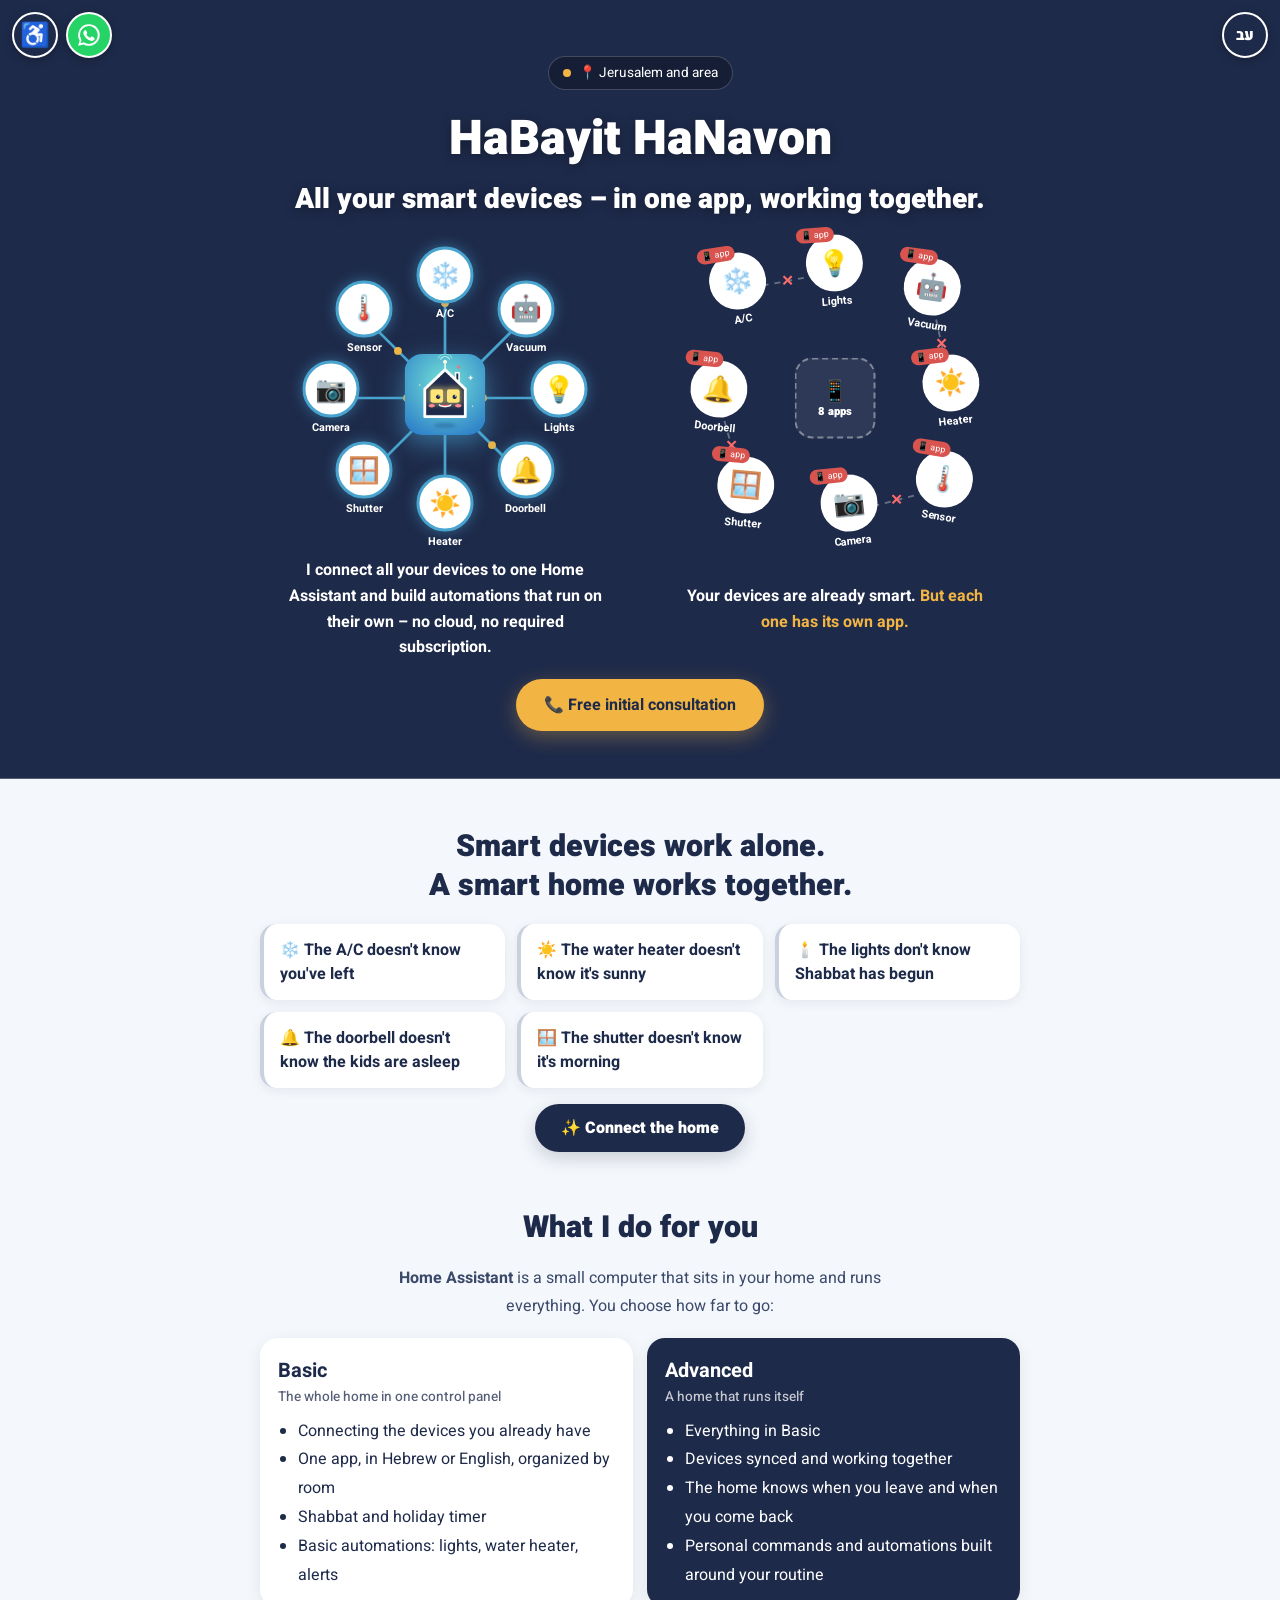
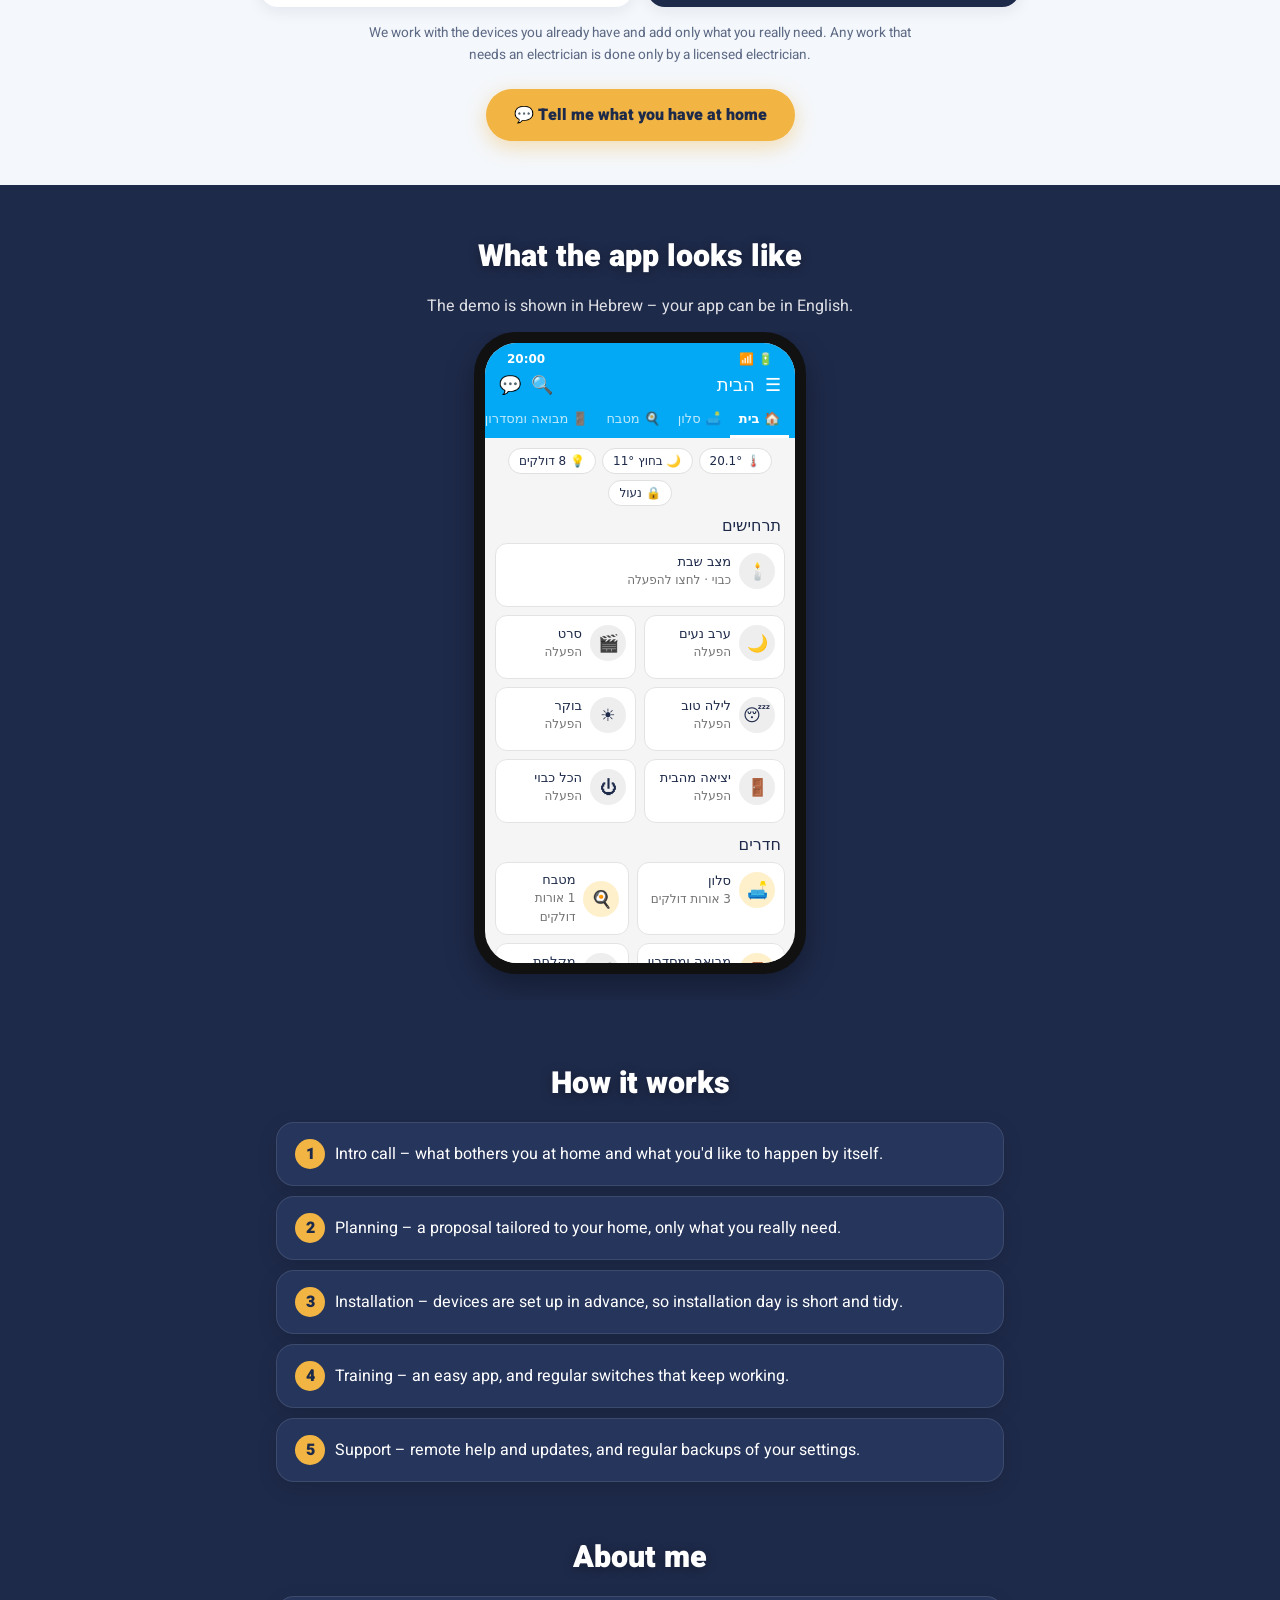
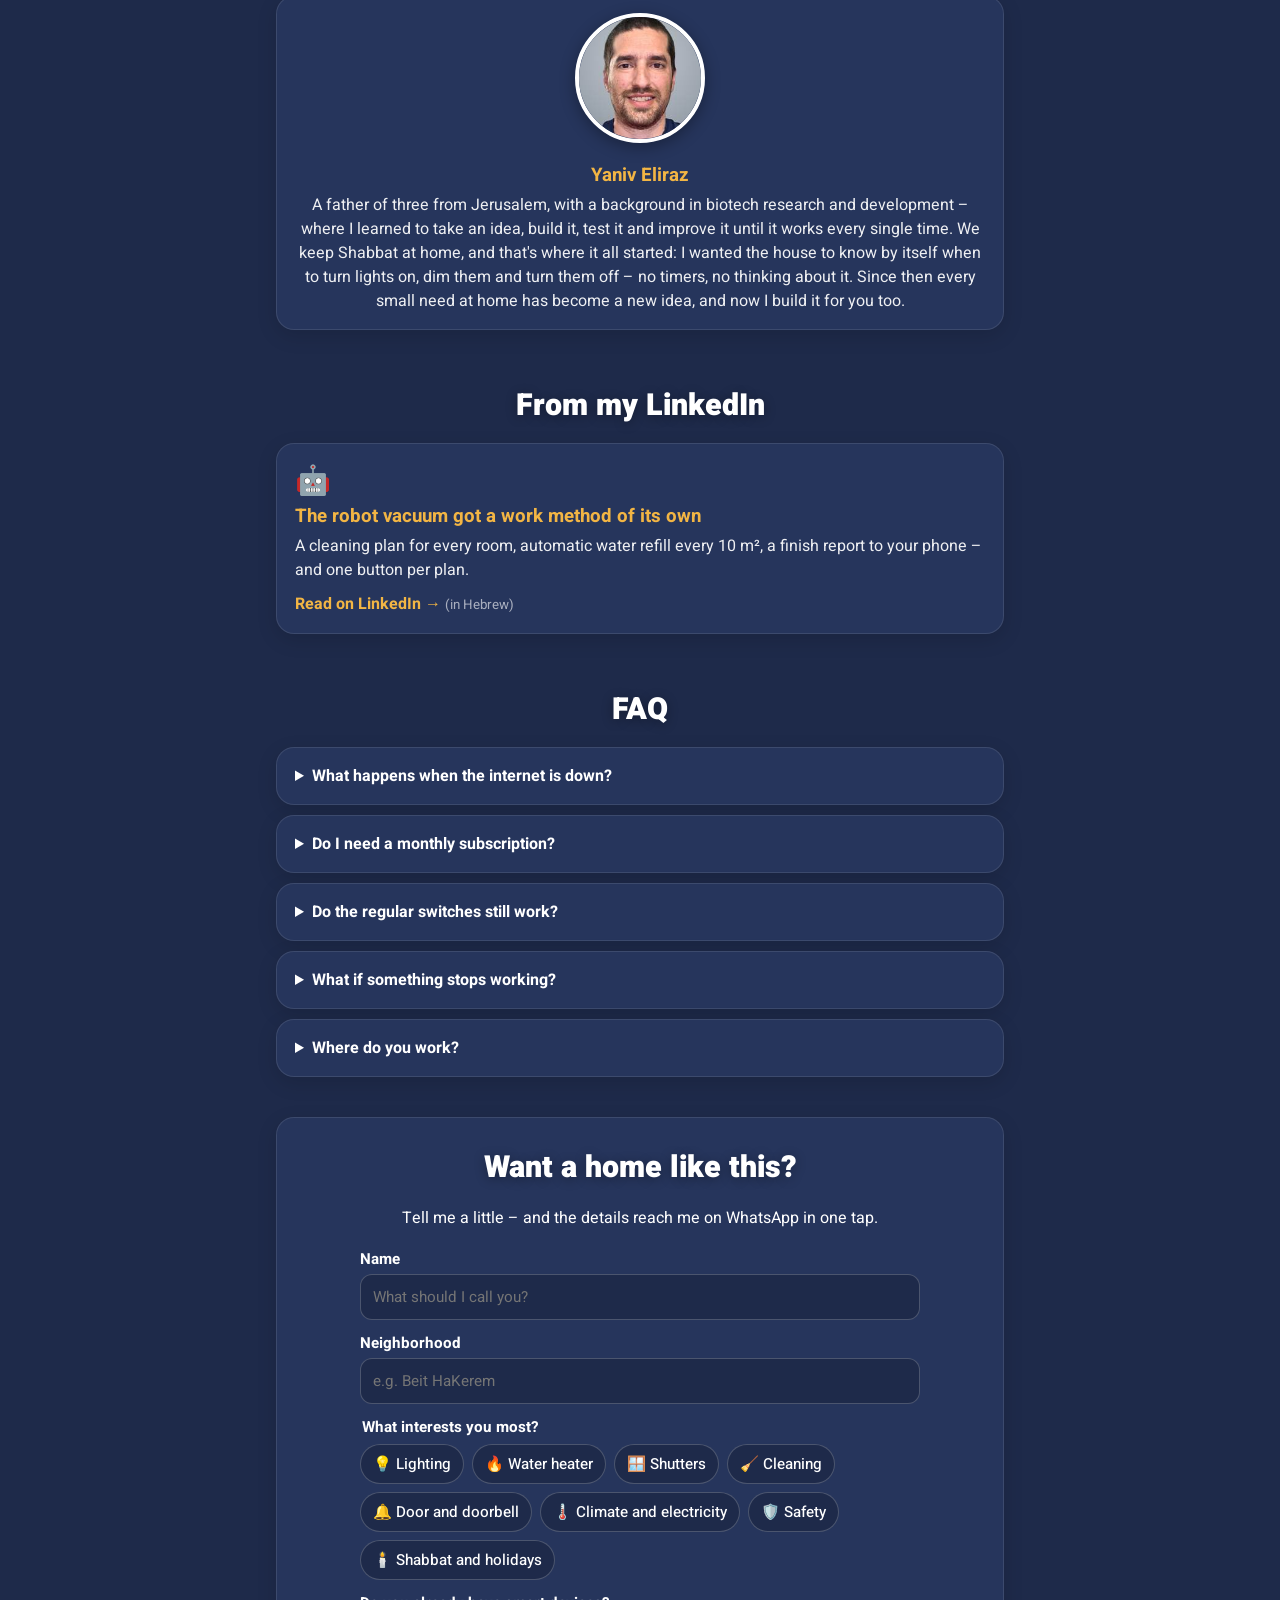
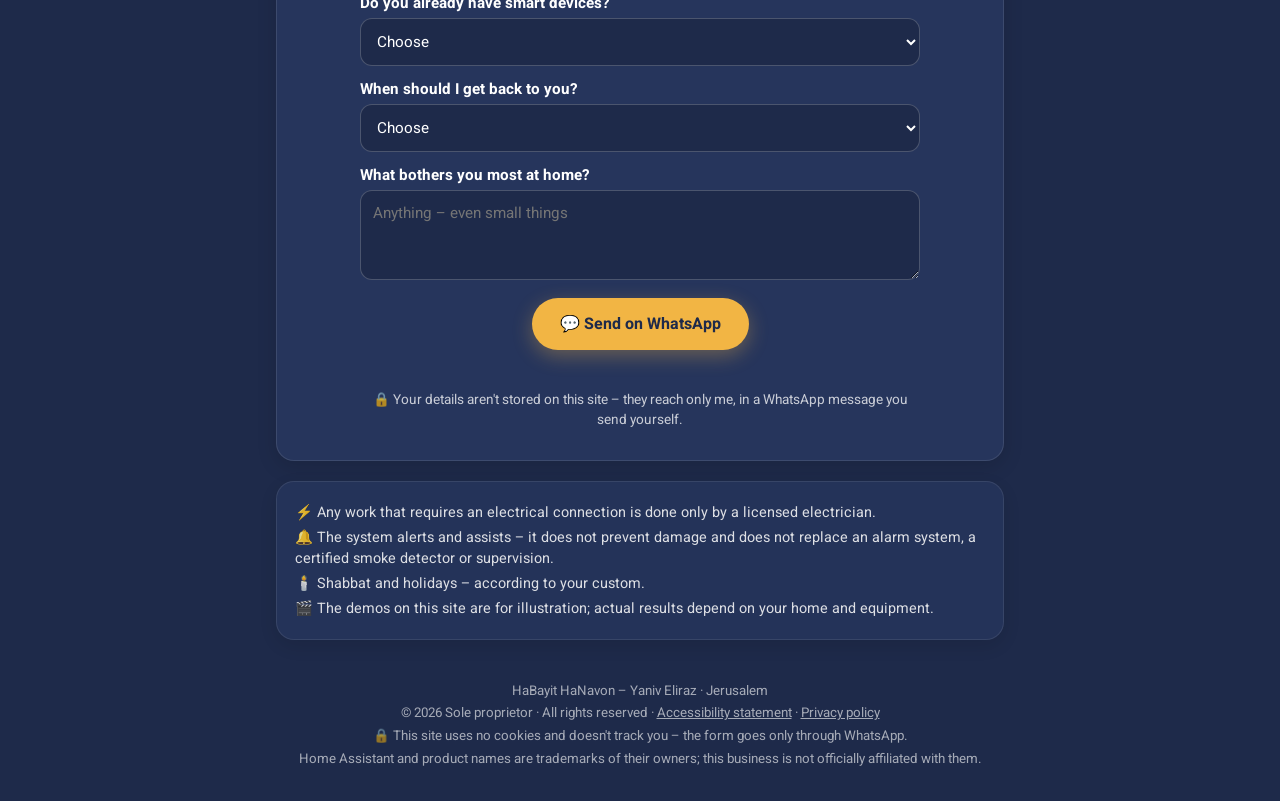
<file: en.html>
<!doctype html><html lang="en" dir="ltr"><head><meta charset="utf-8"><meta name="viewport" content="width=device-width,initial-scale=1">
<title>HaBayit HaNavon – a smart home with no cloud and no subscriptions | Yaniv Eliraz</title><meta property="og:type" content="website" /><meta property="og:title" content="HaBayit HaNavon – a smart home with no cloud and no subscriptions" /><meta property="og:description" content="Lights, water heater, shutters and cleaning – plus Shabbat and holidays. A smart home with no cloud and no subscriptions, Jerusalem area." /><meta property="og:image" content="https://bayit.eliraz.biz/bayit-blue.png" /><meta property="og:image:width" content="512" /><meta property="og:image:height" content="512" /><meta name="twitter:card" content="summary" /><meta name="description" content="Lights, water heater, shutters and cleaning – plus Shabbat and holidays. A smart home with no cloud and no subscriptions, Jerusalem area.">
<link href="fonts/heebo.css" rel="stylesheet">
<style>
*{box-sizing:border-box}html,body{margin:0;height:100%}
body{font-family:Heebo,sans-serif;color:#fff;text-align:center;background:var(--sky,#1E2A4A);transition:background 1s linear;overflow-x:hidden}
main{min-height:100%;display:flex;flex-direction:column;align-items:center;justify-content:center;padding:70px 16px 28px}
.badge{display:inline-flex;gap:8px;align-items:center;background:#0004;border:1px solid #fff3;padding:6px 14px;border-radius:30px;font-size:.85rem;backdrop-filter:blur(4px)}
.badge i{width:8px;height:8px;border-radius:50%;background:#F2B544;animation:pulse 1.4s infinite}@keyframes pulse{50%{opacity:.25}}
h1{font-size:clamp(1.8rem,6vw,2.6rem);font-weight:900;margin:14px 0 4px;text-shadow:0 2px 12px #0005}
.sub{opacity:.9;margin:0 0 14px;text-shadow:0 1px 8px #0006}
.scene{width:min(520px,96vw);aspect-ratio:520/330;position:relative}
svg{width:100%;height:100%;overflow:visible}
.room{cursor:pointer}.room rect.glass{transition:fill .6s}.room:focus-visible rect.wall{stroke:#F2B544;stroke-width:4}
.clock{font:700 1.05rem monospace;background:#0005;padding:4px 12px;border-radius:10px;display:inline-block;margin-top:6px;direction:ltr}
.feed{height:42px;margin:10px auto 0;width:min(460px,94vw);position:relative;overflow:hidden}
.ev{position:absolute;inset:0;display:flex;align-items:center;justify-content:center;gap:8px;background:none;color:inherit;border-radius:0;font-weight:400;box-shadow:none;opacity:.85;animation:ev .5s both;padding:0 12px;font-size:.8rem}
@keyframes ev{from{transform:translateY(30px);opacity:0}}
.fr{display:flex;align-items:center;justify-content:center;gap:10px;width:min(360px,94vw);margin:10px auto 0}.fr .feed{flex:1;margin:0;width:auto!important}.ck{width:44px;height:44px;flex:0 0 44px;filter:drop-shadow(0 2px 6px #0004)}.hint{font-size:.8rem;opacity:.7;margin-top:8px}
.btn{display:inline-block;background:#F2B544;color:#1E2A4A;font-weight:700;padding:14px 28px;border-radius:40px;text-decoration:none;box-shadow:0 6px 20px #F2B54455;margin-top:18px}
.btn2{display:inline-block;margin-top:12px;color:#fff;border:2px solid #ffffff66;padding:11px 24px;border-radius:40px;text-decoration:none;font-weight:700;background:#0003}
small{display:block;margin-top:26px;opacity:.6;line-height:1.7}small a{color:inherit}
.star{animation:tw 3s infinite}@keyframes tw{50%{opacity:.2}}

:focus-visible{outline:3px solid #F2B544;outline-offset:2px}

.more{max-width:980px;margin:auto;padding:10px 16px 30px;text-align:left}.more h2{font-size:1.6rem;margin:44px 0 14px;text-shadow:0 2px 12px #0005}
.g{display:grid;gap:14px;grid-template-columns:repeat(auto-fit,minmax(230px,1fr))}
.c,.steps li,details,.note,.cta{background:#0005;border:1px solid #fff2;border-radius:18px;padding:16px 18px;backdrop-filter:blur(6px);box-shadow:0 6px 20px #0002}
.c h3{margin:0 0 4px;color:#F2B544}.c p{margin:0;opacity:.92}.c a,.more p a:not(.btn){color:#F2B544}.e{font-size:1.8rem}
.steps{counter-reset:s;list-style:none;padding:0}.steps li{counter-increment:s;margin:10px 0}
.steps li::before{content:counter(s);display:inline-grid;place-items:center;width:30px;height:30px;border-radius:50%;background:#F2B544;color:#1E2A4A;font-weight:900;margin-right:10px}
.me{display:flex;gap:18px;align-items:center;flex-wrap:wrap}.me img{width:130px;height:130px;border-radius:50%;object-fit:cover;border:4px solid #fff;box-shadow:0 4px 16px #0005}.me div{flex:1;min-width:220px}
details{margin:10px 0}summary{font-weight:700;cursor:pointer}details p{margin:8px 0 0;opacity:.92}
.note{font-size:.9rem;opacity:.85;margin-top:20px}.cta{text-align:center;margin-top:40px;padding:30px 18px}.cta h2{margin-top:0}
footer small{margin:0 0 30px}
a.post{display:block;color:inherit;text-decoration:none}.more-l{display:inline-block;margin-top:10px;color:#F2B544;font-weight:700}/*navy*/.more{background:#1E2A4A;box-shadow:0 0 0 100vmax #1E2A4A;clip-path:inset(0 -100vmax);padding-top:24px}
footer{background:#1E2A4A;padding:10px 0 1px}
.more .c,.more .steps li,.more details,.more .note,.more .cta{background:#26355c;border-color:#ffffff1a;backdrop-filter:none}
/*wide*/@media(min-width:760px){main{min-height:0;padding:64px 24px 48px}.scene{width:min(700px,70vw)}h1{font-size:3rem}.sub{font-size:1.2rem}.feed{width:min(560px,80vw)}.more{max-width:1080px}}/*mec*/.me{flex-direction:column;text-align:center}.me div{min-width:0}/*dm*/.dmg{display:grid;gap:14px;grid-template-columns:repeat(auto-fit,minmax(260px,1fr))}.dmc h3{margin:0 0 8px;color:#F2B544}.dm svg{width:100%;height:auto;display:block;border-radius:12px;overflow:hidden}.dm svg *{transition:fill .9s,opacity .9s,height .9s}.dm-c{display:flex;gap:8px;align-items:center;margin-top:10px;min-height:52px}.dm-t{font:700 .85rem monospace;background:#0005;padding:3px 9px;border-radius:8px;white-space:nowrap;direction:ltr}.dm-n{font:700 .8rem monospace;background:#F2B544;color:#1E2A4A;padding:3px 8px;border-radius:8px;direction:ltr}.dm-m{flex:1;background:#fff;color:#1E2A4A;border-radius:12px;padding:8px 12px;font-weight:500;font-size:.92rem;animation:ev .5s both}/*tz*/.tzc{display:block;color:inherit;text-decoration:none;border-color:#F2B54466!important}.tzc p{margin:0}.tz-r{font-weight:700;background:#0004;border-radius:10px;padding:10px 12px;margin:10px 0;min-height:46px;display:flex;align-items:center;gap:10px;animation:ev .5s both}.tg{flex:none;width:46px;height:26px;border-radius:13px;background:#556;position:relative;animation:tg 6s infinite}.tg::after{content:"";position:absolute;top:3px;right:3px;width:20px;height:20px;border-radius:50%;background:#fff;animation:tgk 6s infinite}@keyframes tg{40%,90%{background:#F2B544}}@keyframes tgk{40%,90%{right:23px}}/*wf*/.wf{text-align:left;max-width:560px;margin:18px auto 0;display:grid;gap:12px}.wf label{display:grid;gap:4px;font-weight:700;font-size:.95rem}.wf input,.wf select,.wf textarea{font:inherit;font-weight:400;padding:11px 12px;border-radius:12px;border:1px solid #ffffff33;background:#1E2A4A;color:#fff}.wf input:focus,.wf select:focus,.wf textarea:focus{outline:2px solid #F2B544;border-color:transparent}.wf fieldset{border:0;padding:0;margin:0}.wf legend{font-weight:700;font-size:.95rem;margin-bottom:6px}.ch{display:flex;flex-wrap:wrap;gap:8px}.ch label{display:block;font-weight:500}.ch input{position:absolute;opacity:0;width:1px;height:1px}.ch span{display:inline-block;padding:8px 12px;border-radius:20px;border:1px solid #ffffff33;background:#1E2A4A;cursor:pointer}.ch input:checked+span{background:#F2B544;color:#1E2A4A;border-color:#F2B544;font-weight:700}.ch input:focus-visible+span{outline:3px solid #F2B544;outline-offset:2px}.wf .btn{border:0;cursor:pointer;font:inherit;font-weight:700;justify-self:center;margin-top:6px}.hp{position:absolute;width:1px;height:1px;overflow:hidden;clip:rect(0 0 0 0);opacity:0;pointer-events:none}.wf-e{color:#ffb4a8;margin:0;text-align:center;min-height:1em}.wf-p{font-size:.85rem;opacity:.75;margin:0;text-align:center}/*smooth*/html{scroll-behavior:smooth}/*note*/.note p{margin:4px 0}/*hot*/.tzhot{background:linear-gradient(135deg,#F2B544,#ffd98a)!important;color:#1E2A4A!important;border:0!important;box-shadow:0 10px 30px #F2B54444!important}.tzhot h3{color:#1E2A4A!important;font-size:1.3rem}.tzph{background:#1E2A4A;color:#fff;border-radius:16px;padding:10px 14px;margin:12px 0;display:grid;gap:8px;font-weight:700}.tzph div{display:flex;align-items:center;gap:10px}.tg{animation-delay:var(--d,0s)!important}.tg::after{animation-delay:var(--d,0s)!important}.tzgo{display:inline-block;background:#1E2A4A;color:#fff;font-weight:800;padding:12px 28px;border-radius:40px;font-size:1.05rem}@media(min-width:760px){.tz{grid-template-columns:1.2fr 1fr}}</style><link rel="icon" type="image/png" sizes="512x512" href="/bayit-blue.png?v=2611181950"><link rel="apple-touch-icon" href="/bayit-blue.png?v=2611181950"><link rel="manifest" href="/manifest.webmanifest?v=2611181950"><meta name="theme-color" content="#0b1026"><link rel="alternate" hreflang="he" href="https://bayit.eliraz.biz/"><link rel="alternate" hreflang="en" href="https://bayit.eliraz.biz/en.html"></head><body><main id="uc">
<!--hero2-->
<style>
#uc{padding-top:56px}
#uc .tag{font-size:clamp(1.25rem,5.2vw,1.75rem);font-weight:800;margin:4px 0 8px;line-height:1.3;text-shadow:0 2px 12px #0005}
#uc .sub{max-width:520px;line-height:1.65;margin:0 auto 4px;opacity:.88}
.hb-wr{display:flex;flex-direction:column;align-items:center;gap:10px;margin-top:8px}
.hb-col p.hb-l{font-size:.82rem;font-weight:700;margin:0}
.hb-ok{color:#7fd0f0}.hb-no{color:#ff9a9a}
.hb{position:relative;width:min(260px,68vw);aspect-ratio:1;margin:4px auto 0}
.hb svg{position:absolute;inset:0;width:100%;height:100%;overflow:visible}
.hb-ln{stroke:#48A4CE;stroke-width:.9;stroke-dasharray:100;stroke-dashoffset:100;animation:hbd .7s ease forwards}@keyframes hbd{to{stroke-dashoffset:0}}
.hb-pl{fill:#F2B544}
.hb-n{position:absolute;left:var(--x);top:var(--y);width:19%;transform:translate(-50%,-50%) rotate(var(--r,0deg))}
.hb-n b{display:grid;place-items:center;width:100%;aspect-ratio:1;border-radius:50%;background:#fff;font-size:clamp(1.1rem,5vw,1.6rem);border:3px solid #48A4CE;box-shadow:0 0 14px #48A4CE88}
.hb0 .hb-n b{border-color:#ffffff33;box-shadow:none}
.hb-n span{display:block;font-size:.68rem;font-weight:700;margin-top:2px}
.hb-n i{position:absolute;top:-8px;inset-inline-start:-8px;font-style:normal;font-size:.55rem;background:#d9534f;color:#fff;border-radius:8px;padding:1px 5px;white-space:nowrap}
.hb-c{position:absolute;left:50%;top:50%;width:27%;aspect-ratio:1;transform:translate(-50%,-50%)}
.hb-c img{width:100%;height:100%;border-radius:22%;box-shadow:0 8px 26px #48A4CE99}
.hb-ph{display:grid;place-content:center;width:100%;height:100%;border-radius:22%;border:2px dashed #ffffff66;font-weight:800;font-size:.7rem;line-height:1.3;background:#ffffff12}
.hb-ph em{font-style:normal;font-size:1.3rem}
.hb-bf{width:min(340px,92vw);border-radius:20px;padding:14px 12px 10px;background:#ffffff12;border:1px solid #ffffff26}
.hb-bf .t1{margin:0;font-weight:800;font-size:1rem}
.hb-bf .t2{margin:2px 0 10px;font-weight:700;color:#F2B544}
.hb-apps{display:grid;grid-template-columns:repeat(4,1fr);gap:10px 6px;max-width:260px;margin:0 auto}
.hb-apps div{position:relative;font-size:.62rem;font-weight:600;opacity:.9}
.hb-apps b{display:grid;place-items:center;width:44px;height:44px;margin:0 auto 3px;border-radius:12px;font-size:1.35rem;box-shadow:0 3px 8px #0004}
.hb-apps i{position:absolute;top:-6px;right:calc(50% - 28px);min-width:17px;height:17px;border-radius:9px;background:#e53935;color:#fff;font-style:normal;font-size:.6rem;font-weight:800;display:grid;place-items:center;border:2px solid #1E2A4A}
.hb-bf .t3{margin:10px 0 0;font-size:.78rem;opacity:.75}
.hb-col.d,.hb-cp{display:none}
.sub2{max-width:340px;margin:4px auto 0;line-height:1.6;font-weight:600}
.hb-cp{margin:4px auto 0;line-height:1.6;max-width:320px}.hb-cp span{color:#F2B544;font-weight:700}
@media(min-width:760px){.hb-wr{display:grid;grid-template-columns:320px 320px;column-gap:70px;row-gap:6px;justify-content:center;grid-template-areas:"a d" "s c";margin-top:18px}
.hb-col.a{grid-area:a}.hb-col.d{grid-area:d;display:block}.sub2{grid-area:s;max-width:320px}.hb-cp{grid-area:c;display:block}.hb-bf{display:none}.hb{width:300px}}
</style>
<a class="badge" href="#contact" style="color:inherit;text-decoration:none"><i></i>📍 Jerusalem and area</a>
<h1>HaBayit HaNavon</h1>
<p class="tag">All your smart devices – in one app, working together.</p>
<div class="hb-wr">
<div class="hb-col a">
<div class="hb" id="hb" role="img" aria-label="Eight devices connected to one system at home"><svg viewBox="0 0 100 100" preserveAspectRatio="none" aria-hidden="true"></svg><div class="hb-c"><img src="bayit-blue.png" alt=""></div></div></div>
<div class="hb-col d">
<div class="hb hb0" id="hb0" role="img" aria-label="Today: eight smart devices, each with its own app, and none of them talk to each other"><svg viewBox="0 0 100 100" preserveAspectRatio="none" aria-hidden="true"></svg><div class="hb-c"><div class="hb-ph"><em>📱</em>8 apps</div></div></div></div>
<p class="hb-cp"><b>Your devices are already smart.</b> <span>But each one has its own app.</span></p>
<div class="hb-bf"><p class="t1">Your devices are already smart.</p><p class="t2">But each one has its own app:</p>
<div class="hb-apps" aria-hidden="true"></div>
<p class="t3">8 apps · 8 passwords · none of them talk to each other</p></div>
<p class="sub2">I connect all your devices to one Home Assistant and build automations that run on their own – no cloud, no required subscription.</p>
</div>
<a class="btn" href="#contact">📞 Free initial consultation</a>
<script>
(function(){
var D=[['❄️','A/C',18,14,-9,'#4FC3F7',2],['🤖','Vacuum',82,16,8,'#B0BEC5',1],['💡','Lights',50,8,-4,'#FFD54F',3],['🔔','Doorbell',11,50,6,'#F06292',1],['☀️','Heater',89,48,-7,'#FF8A65',2],['🪟','Shutter',20,82,5,'#AED581',1],['📷','Camera',55,88,-6,'#9575CD',4],['🌡️','Sensor',86,80,9,'#4DB6AC',1]];
function stage(id,on){var hb=document.getElementById(id),h='';
 D.forEach(function(d,i){var a=-Math.PI/2+i*Math.PI/4,x=on?50+38*Math.cos(a):d[2],y=on?50+38*Math.sin(a):d[3];
  var n=document.createElement('div');n.className='hb-n';n.style.cssText='--x:'+x.toFixed(1)+'%;--y:'+y.toFixed(1)+'%'+(on?'':';--r:'+d[4]+'deg');
  n.innerHTML='<b aria-hidden="true">'+d[0]+'</b><span>'+d[1]+'</span>'+(on?'':'<i>📱 app</i>');hb.appendChild(n);
  if(on){h+='<line class="hb-ln" pathLength="100" x1="50" y1="50" x2="'+x+'" y2="'+y+'" style="animation-delay:'+(0.3+i*0.07)+'s"/>';
   h+='<circle class="hb-pl" r="1.3" cx="'+x+'" cy="'+y+'"><animate attributeName="cx" values="'+x+';50" dur="1.6s" begin="'+(1+i*0.4)+'s" repeatCount="indefinite"/><animate attributeName="cy" values="'+y+';50" dur="1.6s" begin="'+(1+i*0.4)+'s" repeatCount="indefinite"/></circle>';}});
 if(!on)[[0,2],[1,4],[3,5],[6,7]].forEach(function(p){var a=D[p[0]],b=D[p[1]];
  h+='<line x1="'+a[2]+'" y1="'+a[3]+'" x2="'+b[2]+'" y2="'+b[3]+'" stroke="#ffffff55" stroke-width=".6" stroke-dasharray="2 2"/><text x="'+(a[2]+b[2])/2+'" y="'+((a[3]+b[3])/2+1.5)+'" font-size="5" text-anchor="middle" fill="#ff6b6b" font-weight="700">✕</text>';});
 hb.querySelector('svg').innerHTML=h;}
stage('hb',true);stage('hb0',false);
document.querySelector('.hb-apps').innerHTML=D.map(function(d){return '<div><b style="background:'+d[5]+'">'+d[0]+'</b><i>'+d[6]+'</i>'+d[1]+'</div>'}).join('');
})();
</script>
<!--/hero2-->
</main>
<!--cards-->
<section id="why" class="st">
<style>
.st{background:#F4F7FB;color:#1E2A4A;text-align:center;padding:48px 16px 44px;box-shadow:0 0 0 100vmax #F4F7FB;clip-path:inset(0 -100vmax)}
.st *{box-sizing:border-box}
.st .k{display:inline-block;font-size:.8rem;font-weight:700;color:#2C7FA8;background:#48A4CE22;padding:4px 12px;border-radius:20px}
.st h2{font-size:clamp(1.45rem,5.4vw,2.1rem);font-weight:900;margin:12px 0 16px;line-height:1.3;text-shadow:none}
.st h3{font-size:clamp(1.25rem,4.6vw,1.6rem);font-weight:800;margin:40px 0 12px}
.st .ld{max-width:560px;margin:0 auto;line-height:1.7;color:#3b4a6b}
.st-cards{display:grid;grid-template-columns:repeat(auto-fit,minmax(230px,1fr));gap:12px;max-width:760px;margin:0 auto}
.st-cd{background:#fff;border-radius:16px;padding:14px 16px;text-align:start;box-shadow:0 3px 12px #1E2A4A12;border-inline-start:4px solid #c9d1df;transition:border-color .6s}
.st-cd p{margin:0;font-weight:700;transition:color .5s,font-size .5s}
.st-cd div{max-height:0;opacity:0;overflow:hidden;color:#1d6f96;font-weight:800;transition:max-height .6s,opacity .6s,margin .6s}
.st.on .st-cd{border-color:#48A4CE}
.st.on .st-cd p{color:#9aa3b5;text-decoration:line-through;font-weight:500;font-size:.88rem}
.st.on .st-cd div{max-height:5em;opacity:1;margin-top:4px}
.st-cd:nth-child(2),.st-cd:nth-child(2) *{transition-delay:.25s}.st-cd:nth-child(3),.st-cd:nth-child(3) *{transition-delay:.5s}.st-cd:nth-child(4),.st-cd:nth-child(4) *{transition-delay:.75s}.st-cd:nth-child(5),.st-cd:nth-child(5) *{transition-delay:1s}
.st-tg{font:inherit;font-weight:800;cursor:pointer;margin-top:16px;padding:12px 26px;border-radius:40px;border:0;background:#1E2A4A;color:#fff;box-shadow:0 6px 18px #1E2A4A33}
.st-pk{display:grid;grid-template-columns:repeat(auto-fit,minmax(240px,1fr));gap:14px;max-width:760px;margin:18px auto 0}
.st-p{background:#fff;border-radius:18px;padding:18px;text-align:start;box-shadow:0 4px 16px #1E2A4A14;color:#1E2A4A}
.st-p.adv{background:#1E2A4A;color:#fff}
.st-p h4{margin:0;font-size:1.25rem}.st-p h4 small{all:unset;display:block;font-size:.85rem;font-weight:500;opacity:.75;margin-top:2px}
.st-p ul{margin:10px 0 0;padding-inline-start:20px;line-height:1.8}
.st-nt{font-size:.85rem;color:#5d6a85;max-width:560px;margin:16px auto 0;line-height:1.6}
.st .st-go{display:inline-block;margin-top:22px;background:#F2B544;color:#1E2A4A;font-weight:800;padding:14px 28px;border-radius:40px;text-decoration:none;box-shadow:0 6px 20px #F2B54466}
.st .st-dm{display:block;margin-top:14px;color:#2C7FA8;font-weight:700}
</style>
<h2>Smart devices work alone.<br>A smart home works together.</h2>
<div class="st-cards" id="st-cards">
<div class="st-cd"><p>❄️ The A/C doesn't know you've left</p><div>Everyone's out? The A/C turns off and the vacuum starts cleaning</div></div>
<div class="st-cd"><p>☀️ The water heater doesn't know it's sunny</p><div>Sunny day? The heater only heats as much as needed</div></div>
<div class="st-cd"><p>🕯️ The lights don't know Shabbat has begun</p><div>Shabbat is in? The lights switch to a Shabbat schedule by the Hebrew calendar</div></div>
<div class="st-cd"><p>🔔 The doorbell doesn't know the kids are asleep</p><div>Someone rings at night? No chime – just a photo to your phone</div></div>
<div class="st-cd"><p>🪟 The shutter doesn't know it's morning</p><div>Sunrise? The shutter opens by itself, and closes at sunset</div></div>
</div>
<button class="st-tg" id="st-tg" type="button" aria-pressed="false">✨ Connect the home</button>
<h2 class="h2b">What I do for you</h2>
<p class="ld"><b>Home Assistant</b> is a small computer that sits in your home and runs everything. You choose how far to go:</p>
<div class="st-pk">
<div class="st-p"><h4>Basic<small>The whole home in one control panel</small></h4><ul><li>Connecting the devices you already have</li><li>One app, in Hebrew or English, organized by room</li><li>Shabbat and holiday timer</li><li>Basic automations: lights, water heater, alerts</li></ul></div>
<div class="st-p adv"><h4>Advanced<small>A home that runs itself</small></h4><ul><li>Everything in Basic</li><li>Devices synced and working together</li><li>The home knows when you leave and when you come back</li><li>Personal commands and automations built around your routine</li></ul></div>
</div>
<p class="st-nt">We work with the devices you already have and add only what you really need. Any work that needs an electrician is done only by a licensed electrician.</p>
<a class="st-go" href="#contact">💬 Tell me what you have at home</a>
<script>
(function(){
var s=document.getElementById('why'),tg=document.getElementById('st-tg'),cd=document.getElementById('st-cards'),touched=false;
function set(on){s.classList.toggle('on',on);tg.setAttribute('aria-pressed',on);tg.textContent=on?'↺ How it was before':'✨ Connect the home'}
tg.onclick=function(){touched=true;set(!s.classList.contains('on'))};
if('IntersectionObserver' in window){var io=new IntersectionObserver(function(e){if(e[0].isIntersecting){io.disconnect();setTimeout(function(){if(!touched)set(true)},1500)}},{threshold:.6});io.observe(cd)}else set(true);
})();
</script>
</section>
<!--/cards-->
<script>addEventListener("message",e=>{if(e.data&&e.data.p3h){const f=document.querySelector("#app iframe");if(f)f.style.height=(e.data.p3h+10)+"px"}})</script>
<style>#app{padding:28px 0 8px;text-align:center}#app h2{margin:0 0 6px}#app p{margin:0 0 14px;opacity:.85}#app iframe{width:100%;max-width:1080px;height:720px;border:0;background:transparent;transition:height .3s;border-radius:22px;display:block;margin:0 auto}@media(max-width:700px){#app iframe{height:640px}}</style>
<style>#pk{padding:28px 12px 8px;text-align:center;color:#fff;background:#1E2A4A;box-shadow:0 0 0 100vmax #1E2A4A;clip-path:inset(0 -100vmax)}#pk h2{margin:0 0 14px}.pkg{display:grid;gap:14px;max-width:760px;margin:0 auto}@media(min-width:620px){.pkg{grid-template-columns:1fr 1fr}}.pkg div{border:2px solid #F2B544;border-radius:18px;padding:18px 16px;background:#1E2A4A;color:#fff}.pkg h3{margin:0 0 6px;color:#F2B544;font-size:1.3rem}.pkg p{margin:0;line-height:1.6}</style><script>addEventListener("message",e=>{if(e.data&&e.data.p3h){const f=document.querySelector("#app iframe");if(f)f.style.height=(e.data.p3h+10)+"px"}})</script>
<section class="more"><div id="app"><h2>What the app looks like</h2><p>The demo is shown in Hebrew – your app can be in English.</p><iframe id="appf" src="demo.html?app=custom" title="What the app looks like" loading="lazy"></iframe></div><h2>How it works</h2><ol class="steps">
<li>Intro call – what bothers you at home and what you'd like to happen by itself.</li>
<li>Planning – a proposal tailored to your home, only what you really need.</li>
<li>Installation – devices are set up in advance, so installation day is short and tidy.</li>
<li>Training – an easy app, and regular switches that keep working.</li>
<li>Support – remote help and updates, and regular backups of your settings.</li></ol>
<h2>About me</h2><div class="c me"><img src="me.jpg" alt="Yaniv Eliraz"><div><h3>Yaniv Eliraz</h3><p>A father of three from Jerusalem, with a background in biotech research and development – where I learned to take an idea, build it, test it and improve it until it works every single time. We keep Shabbat at home, and that's where it all started: I wanted the house to know by itself when to turn lights on, dim them and turn them off – no timers, no thinking about it. Since then every small need at home has become a new idea, and now I build it for you too.</p></div></div>
<h2 id="posts">From my LinkedIn</h2><div class="g"><a class="c post" href="https://www.linkedin.com/posts/yaniveliraz_homeassistant-smarthome-homeautomation-ugcPost-7524104179364020226-aEZx" target="_blank" rel="noopener"><div class="e">🤖</div><h3>The robot vacuum got a work method of its own</h3><p>A cleaning plan for every room, automatic water refill every 10 m², a finish report to your phone – and one button per plan.</p><span class="more-l">Read on LinkedIn →</span> <small style="display:inline;margin:0">(in Hebrew)</small></a></div>
<h2>FAQ</h2>
<details><summary>What happens when the internet is down?</summary><p>The home keeps working. The system runs on a small computer in your home, not in the cloud.</p></details>
<details><summary>Do I need a monthly subscription?</summary><p>No. You can choose ongoing support, but the home doesn't depend on it.</p></details>
<details><summary>Do the regular switches still work?</summary><p>Yes. Everyone at home – guests and grandparents too – turns things on and off as usual.</p></details>
<details><summary>What if something stops working?</summary><p>I fix most problems remotely, and your settings are backed up.</p></details>
<details><summary>Where do you work?</summary><p>Jerusalem and the surrounding area.</p></details>
<div class="cta" id="contact"><h2 style="margin-top:0">Want a home like this?</h2><p>Tell me a little – and the details reach me on WhatsApp in one tap.</p>
<form id="wf" class="wf" novalidate data-ph="972547429424">
<label>Name<input name="n" required autocomplete="name" placeholder="What should I call you?"></label>
<label>Neighborhood<input name="a" placeholder="e.g. Beit HaKerem"></label>

<fieldset><legend>What interests you most?</legend><div class="ch">
<label><input type="checkbox" name="i" value="Lighting"><span>💡 Lighting</span></label><label><input type="checkbox" name="i" value="Water heater"><span>🔥 Water heater</span></label><label><input type="checkbox" name="i" value="Shutters"><span>🪟 Shutters</span></label><label><input type="checkbox" name="i" value="Cleaning"><span>🧹 Cleaning</span></label><label><input type="checkbox" name="i" value="Door and doorbell"><span>🔔 Door and doorbell</span></label><label><input type="checkbox" name="i" value="Climate and electricity"><span>🌡️ Climate and electricity</span></label><label><input type="checkbox" name="i" value="Safety"><span>🛡️ Safety</span></label><label><input type="checkbox" name="i" value="Shabbat and holidays"><span>🕯️ Shabbat and holidays</span></label></div></fieldset>
<label>Do you already have smart devices?<select name="d"><option value="">Choose</option><option>Not yet</option><option>A few</option><option>Lots – I want them all connected</option></select></label>
<label>When should I get back to you?<select name="t"><option value="">Choose</option><option>Morning</option><option>Noon</option><option>Evening</option><option>Any time</option></select></label>
<label>What bothers you most at home?<textarea name="m" rows="3" placeholder="Anything – even small things"></textarea></label>
<input name="w" class="hp" tabindex="-1" autocomplete="off" aria-hidden="true">
<button class="btn" type="submit">💬 Send on WhatsApp</button><p class="wf-e" id="wfe" role="alert"></p>
<p class="wf-p">🔒 Your details aren't stored on this site – they reach only me, in a WhatsApp message you send yourself.</p></form></div>
<div class="note"><p>⚡ Any work that requires an electrical connection is done only by a licensed electrician.</p><p>🔔 The system alerts and assists – it does not prevent damage and does not replace an alarm system, a certified smoke detector or supervision.</p><p>🕯️ Shabbat and holidays – according to your custom.</p><p>🎬 The demos on this site are for illustration; actual results depend on your home and equipment.</p></div>
</section>


<footer><small>HaBayit HaNavon – Yaniv Eliraz · Jerusalem<br>© 2026 Sole proprietor · All rights reserved · <a href="nagishut-en.html">Accessibility statement</a> · <a href="privacy-en.html">Privacy policy</a><br>🔒 This site uses no cookies and doesn't track you – the form goes only through WhatsApp.<br>Home Assistant and product names are trademarks of their owners; this business is not officially affiliated with them.</small></footer>
<script src="a11y.js?v=2611261542" defer></script><script>/*tz*/(function(){var e=document.getElementById("tzr");if(!e)return;var L=["🔥 The water heater turns off by itself when the water is hot","🌙 A dim night light in the hallway","🔔 A doorbell photo straight to your phone"],i=0;function sh(a){for(var k=a.length-1;k>0;k--){var j=Math.floor(Math.random()*(k+1)),t=a[k];a[k]=a[j];a[j]=t}return a}fetch("ideas.html").then(function(r){return r.text()}).then(function(t){var d=new DOMParser().parseFromString(t,"text/html"),o=[];[].forEach.call(d.querySelectorAll("main section"),function(sc){var em=sc.querySelector("h2 span");em=em?em.textContent+" ":"";[].forEach.call(sc.querySelectorAll(".c b"),function(b){o.push(em+b.textContent)})});if(o.length)L=sh(o)}).catch(function(){});setInterval(function(){if(document.documentElement.classList.contains("a-na"))return;i=(i+1)%L.length;e.textContent=L[i];e.style.animation="none";e.offsetWidth;e.style.animation=""},4500)})()</script><script>/*wf*/(function(){var f=document.getElementById("wf");if(!f)return;var ph=f.getAttribute("data-ph");f.addEventListener("submit",function(ev){ev.preventDefault();var E=document.getElementById("wfe");E.textContent="";if(f.w.value)return;var n=f.n.value.trim();if(!n){E.textContent="Just your name is missing 🙂";f.n.focus();return}var i=[].map.call(f.querySelectorAll('input[name="i"]:checked'),function(x){return x.value});var L=["Hi Yaniv, I'd like to hear about a smart home 🙂 (English site)","","Name: "+n];function add(k,v){v=(v||"").trim();if(v)L.push(k+": "+v)}add("Neighborhood",f.a.value);if(i.length)L.push("Interested in: "+i.join(", "));add("Smart devices",f.d.value);add("Best time",f.t.value);add("What bothers me",f.m.value);var u="https://wa.me/"+ph+"?text="+encodeURIComponent(L.join("\n"));if(!ph){E.textContent="Link error – you can reach me with the WhatsApp button at the top";return}window.open(u,"_blank")||(location.href=u)})})()</script><!--uni--><style>
.more{max-width:760px}
.st h2,.more h2,#app h2{font-size:clamp(1.5rem,4.6vw,1.9rem);font-weight:800;line-height:1.3;text-align:center;margin:56px 0 18px}
.st h2{margin-top:0}.st h2.h2b{margin-top:56px}#app h2{margin-top:0}
</style><!--/uni-->
</body></html>
</file>
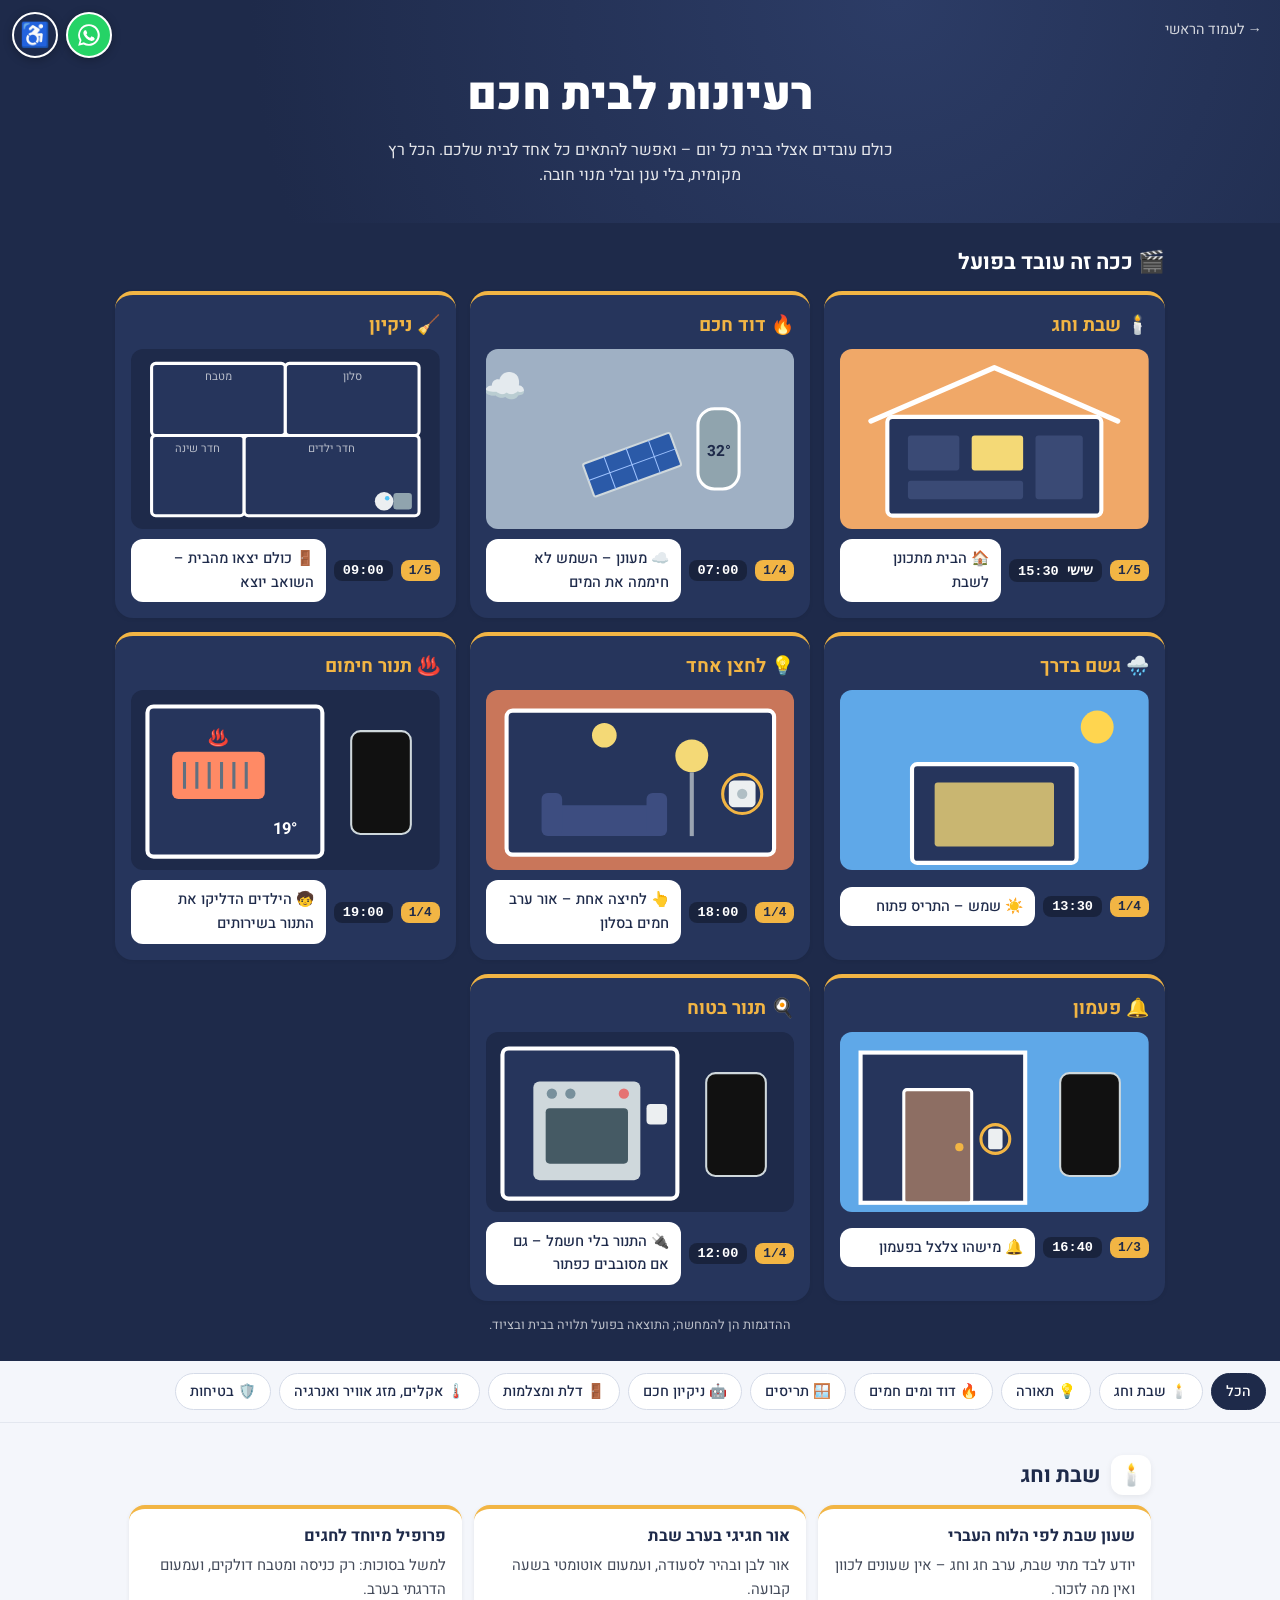
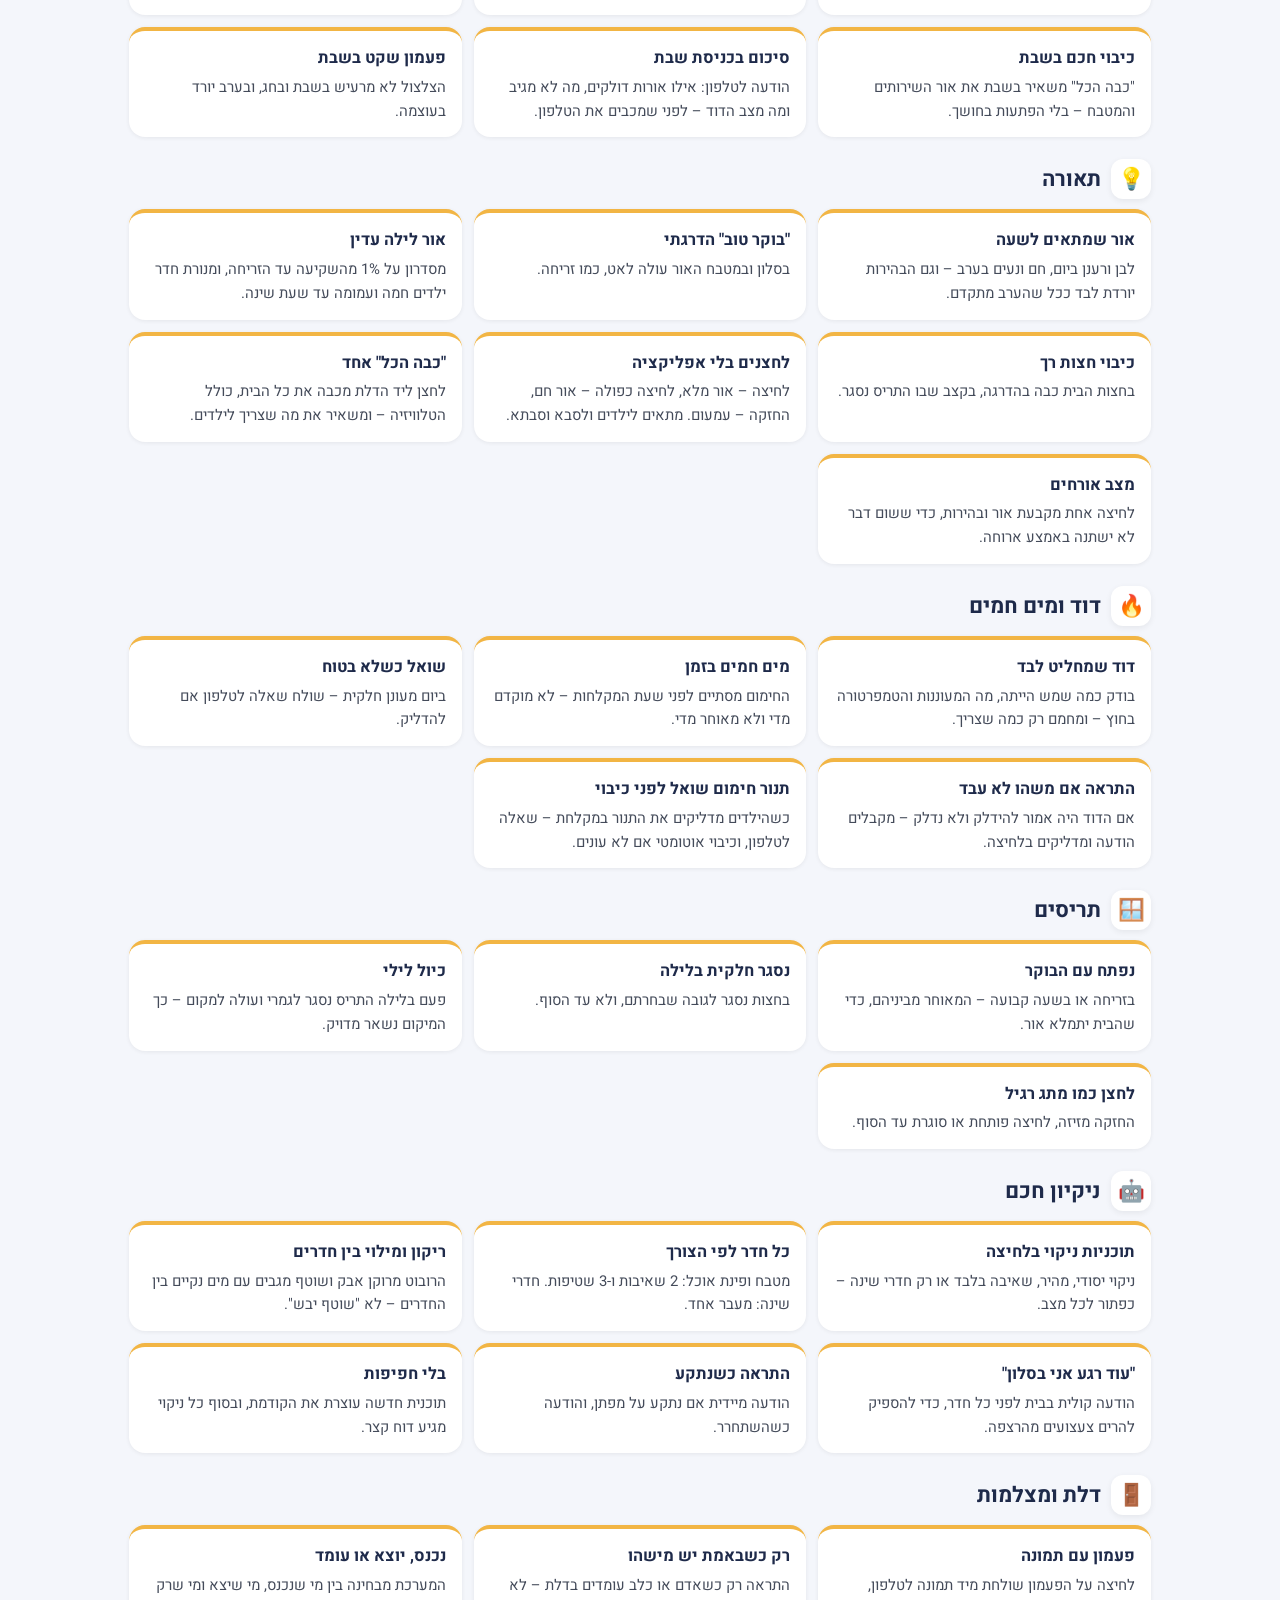
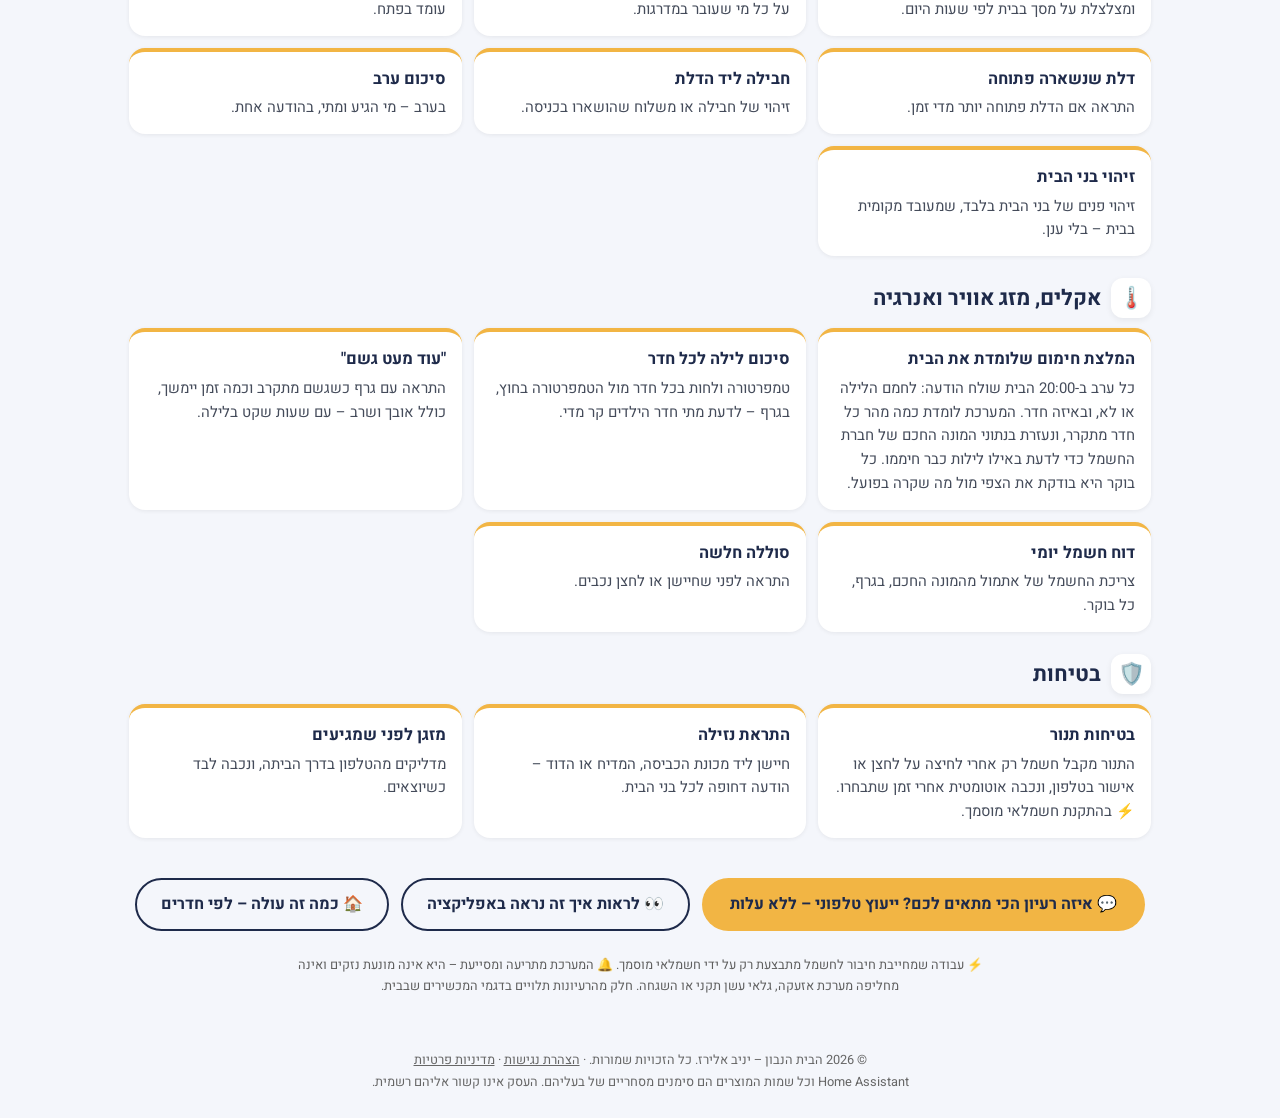
<file: ideas.html>
<!doctype html><html lang="he" dir="rtl"><head><meta name="robots" content="noindex,nofollow"><meta charset="utf-8"><meta name="viewport" content="width=device-width,initial-scale=1">
<title>רעיונות לבית חכם – הבית הנבון</title><meta property="og:type" content="website" /><meta property="og:title" content="רעיונות לבית חכם – יניב אלירז" /><meta property="og:description" content="שבת וחג, תאורה, דוד, תריסים וניקיון – בית חכם מקומי, בלי ענן. ירושלים והסביבה." /><meta property="og:image" content="https://bayit.eliraz.biz/bayit-blue.png" /><meta property="og:image:width" content="512" /><meta property="og:image:height" content="512" /><meta name="twitter:card" content="summary" /><meta name="description" content="רעיונות לבית חכם שעובדים באמת: שבת וחג, תאורה, דוד, תריסים, ניקיון, דלת ומצלמות. הכל מקומי, בלי ענן.">
<link href="fonts/heebo.css" rel="stylesheet"><style>
*{box-sizing:border-box}body{margin:0;font-family:Heebo,sans-serif;background:#f4f6fb;color:#1d2433;line-height:1.6}
header{background:radial-gradient(circle at 70% 0,#2c3c66,#1E2A4A 70%);color:#fff;text-align:center;padding:60px 18px 34px}
header h1{font-size:clamp(1.9rem,6vw,2.8rem);font-weight:900;margin:0 0 6px}header p{margin:0 auto;max-width:560px;opacity:.88}
header a.back{position:absolute;top:18px;right:18px;color:#fff;opacity:.8;text-decoration:none;font-size:.9rem}
.big{display:inline-block;background:#F2B544;color:#1E2A4A;font-weight:900;border-radius:14px;padding:2px 12px;margin-left:6px}
.chips{position:sticky;top:0;z-index:5;background:#f4f6fbee;backdrop-filter:blur(6px);display:flex;gap:8px;overflow-x:auto;padding:12px 14px;border-bottom:1px solid #e3e7ef}
.chip{flex:none;border:1.5px solid #d5dbe8;background:#fff;border-radius:30px;padding:7px 14px;font:500 .9rem Heebo,sans-serif;color:#1E2A4A;cursor:pointer}.chip.on{background:#1E2A4A;color:#fff;border-color:#1E2A4A}
main{max-width:1050px;margin:auto;padding:10px 14px 30px}section{margin-top:22px}h2{display:flex;gap:10px;align-items:center;color:#1E2A4A;font-size:1.35rem;margin:0 0 10px}
h2 span{width:40px;height:40px;border-radius:12px;background:#fff;display:grid;place-items:center;box-shadow:0 2px 6px #0001}
.g{display:grid;gap:12px;grid-template-columns:repeat(auto-fill,minmax(250px,1fr))}
.c{background:#fff;border-radius:16px;padding:14px 16px;box-shadow:0 1px 4px #0001;border-top:4px solid #F2B544;transition:transform .2s}.c:hover{transform:translateY(-3px)}
.c b{color:#1E2A4A;font-size:1.02rem}.c p{margin:4px 0 0;color:#444b5a;font-size:.93rem}
.cta{text-align:center;margin:34px 0 6px}.btn{display:inline-block;background:#F2B544;color:#1E2A4A;font-weight:700;padding:14px 28px;border-radius:40px;text-decoration:none;margin:6px}.btn2{display:inline-block;border:2px solid #1E2A4A;color:#1E2A4A;font-weight:700;padding:12px 24px;border-radius:40px;text-decoration:none;margin:6px}
.note{font-size:.8rem;color:#5f5f5f;text-align:center;max-width:700px;margin:18px auto 0}
footer{text-align:center;padding:24px 16px;font-size:.8rem;color:#666;line-height:1.7}footer a{color:inherit}
:focus-visible{outline:3px solid #F2B544;outline-offset:2px}
/*dm*/.dmg{display:grid;gap:14px;grid-template-columns:repeat(auto-fit,minmax(260px,1fr))}.dmc h3{margin:0 0 8px;color:#F2B544}.dm svg{width:100%;height:auto;display:block;border-radius:12px;overflow:hidden}.dm svg *{transition:fill .9s,opacity .9s,height .9s}.dm-c{display:flex;gap:8px;align-items:center;margin-top:10px;min-height:52px}.dm-t{font:700 .85rem monospace;background:#0005;padding:3px 9px;border-radius:8px;white-space:nowrap;direction:ltr}.dm-n{font:700 .8rem monospace;background:#F2B544;color:#1E2A4A;padding:3px 8px;border-radius:8px;direction:ltr}.dm-m{flex:1;background:#fff;color:#1E2A4A;border-radius:12px;padding:8px 12px;font-weight:500;font-size:.92rem;animation:ev .5s both}@keyframes ev{from{transform:translateY(20px);opacity:0}}.dmband{background:#1E2A4A;color:#fff;padding:22px 14px 26px}.dmin{max-width:1050px;margin:auto}.dmh{color:#fff!important;font-size:1.35rem;margin:0 0 12px}.dmband .dmc{background:#26355c;border-radius:18px;padding:16px}.dmnote{font-size:.8rem;opacity:.7;text-align:center;margin:14px 0 0}html.a-hc .dmband,html.a-hc .dmband .dmc{background:#000!important;color:#ff0!important}</style><link rel="icon" type="image/png" sizes="512x512" href="/bayit-blue.png?v=2611181950"><link rel="apple-touch-icon" href="/bayit-blue.png?v=2611181950"><link rel="manifest" href="/manifest.webmanifest?v=2611181950"><meta name="theme-color" content="#0b1026"></head><body>
<header style="position:relative"><a class="back" href="./">→ לעמוד הראשי</a><h1>רעיונות לבית חכם</h1><p>כולם עובדים אצלי בבית כל יום – ואפשר להתאים כל אחד לבית שלכם. הכל רץ מקומית, בלי ענן ובלי מנוי חובה.</p></header><div class="dmband"><div class="dmin"><h2 class="dmh">🎬 ככה זה עובד בפועל</h2><div class="dmg"><div class="c dmc"><h3>🕯️ שבת וחג</h3><div class="dm" data-d="shabbat"></div></div><div class="c dmc"><h3>🔥 דוד חכם</h3><div class="dm" data-d="boiler"></div></div><div class="c dmc"><h3>🧹 ניקיון</h3><div class="dm" data-d="vac"></div></div><div class="c dmc"><h3>🌧️ גשם בדרך</h3><div class="dm" data-d="rain"></div></div><div class="c dmc"><h3>💡 לחצן אחד</h3><div class="dm" data-d="btn"></div></div><div class="c dmc"><h3>♨️ תנור חימום</h3><div class="dm" data-d="heat"></div></div><div class="c dmc"><h3>🔔 פעמון</h3><div class="dm" data-d="door"></div></div><div class="c dmc"><h3>🍳 תנור בטוח</h3><div class="dm" data-d="oven"></div></div></div><p class="dmnote">ההדגמות הן להמחשה; התוצאה בפועל תלויה בבית ובציוד.</p></div></div>
<nav class="chips" aria-label="סינון לפי תחום"><button class="chip on" data-c="all">הכל</button><button class="chip" data-c="0">🕯️ שבת וחג</button><button class="chip" data-c="1">💡 תאורה</button><button class="chip" data-c="2">🔥 דוד ומים חמים</button><button class="chip" data-c="3">🪟 תריסים</button><button class="chip" data-c="4">🤖 ניקיון חכם</button><button class="chip" data-c="5">🚪 דלת ומצלמות</button><button class="chip" data-c="6">🌡️ אקלים, מזג אוויר ואנרגיה</button><button class="chip" data-c="7">🛡️ בטיחות</button></nav>
<main><section data-c="0"><h2><span>🕯️</span>שבת וחג</h2><div class="g"><div class="c"><b>שעון שבת לפי הלוח העברי</b><p>יודע לבד מתי שבת, ערב חג וחג – אין שעונים לכוון ואין מה לזכור.</p></div><div class="c"><b>אור חגיגי בערב שבת</b><p>אור לבן ובהיר לסעודה, ועמעום אוטומטי בשעה קבועה.</p></div><div class="c"><b>פרופיל מיוחד לחגים</b><p>למשל בסוכות: רק כניסה ומטבח דולקים, ועמעום הדרגתי בערב.</p></div><div class="c"><b>כיבוי חכם בשבת</b><p>"כבה הכל" משאיר בשבת את אור השירותים והמטבח – בלי הפתעות בחושך.</p></div><div class="c"><b>סיכום בכניסת שבת</b><p>הודעה לטלפון: אילו אורות דולקים, מה לא מגיב ומה מצב הדוד – לפני שמכבים את הטלפון.</p></div><div class="c"><b>פעמון שקט בשבת</b><p>הצלצול לא מרעיש בשבת ובחג, ובערב יורד בעוצמה.</p></div></div></section><section data-c="1"><h2><span>💡</span>תאורה</h2><div class="g"><div class="c"><b>אור שמתאים לשעה</b><p>לבן ורענן ביום, חם ונעים בערב – וגם הבהירות יורדת לבד ככל שהערב מתקדם.</p></div><div class="c"><b>"בוקר טוב" הדרגתי</b><p>בסלון ובמטבח האור עולה לאט, כמו זריחה.</p></div><div class="c"><b>אור לילה עדין</b><p>מסדרון על 1% מהשקיעה עד הזריחה, ומנורת חדר ילדים חמה ועמומה עד שעת שינה.</p></div><div class="c"><b>כיבוי חצות רך</b><p>בחצות הבית כבה בהדרגה, בקצב שבו התריס נסגר.</p></div><div class="c"><b>לחצנים בלי אפליקציה</b><p>לחיצה – אור מלא, לחיצה כפולה – אור חם, החזקה – עמעום. מתאים לילדים ולסבא וסבתא.</p></div><div class="c"><b>"כבה הכל" אחד</b><p>לחצן ליד הדלת מכבה את כל הבית, כולל הטלוויזיה – ומשאיר את מה שצריך לילדים.</p></div><div class="c"><b>מצב אורחים</b><p>לחיצה אחת מקבעת אור ובהירות, כדי ששום דבר לא ישתנה באמצע ארוחה.</p></div></div></section><section data-c="2"><h2><span>🔥</span>דוד ומים חמים</h2><div class="g"><div class="c"><b>דוד שמחליט לבד</b><p>בודק כמה שמש הייתה, מה המעוננות והטמפרטורה בחוץ – ומחמם רק כמה שצריך.</p></div><div class="c"><b>מים חמים בזמן</b><p>החימום מסתיים לפני שעת המקלחות – לא מוקדם מדי ולא מאוחר מדי.</p></div><div class="c"><b>שואל כשלא בטוח</b><p>ביום מעונן חלקית – שולח שאלה לטלפון אם להדליק.</p></div><div class="c"><b>התראה אם משהו לא עבד</b><p>אם הדוד היה אמור להידלק ולא נדלק – מקבלים הודעה ומדליקים בלחיצה.</p></div><div class="c"><b>תנור חימום שואל לפני כיבוי</b><p>כשהילדים מדליקים את התנור במקלחת – שאלה לטלפון, וכיבוי אוטומטי אם לא עונים.</p></div></div></section><section data-c="3"><h2><span>🪟</span>תריסים</h2><div class="g"><div class="c"><b>נפתח עם הבוקר</b><p>בזריחה או בשעה קבועה – המאוחר מביניהם, כדי שהבית יתמלא אור.</p></div><div class="c"><b>נסגר חלקית בלילה</b><p>בחצות נסגר לגובה שבחרתם, ולא עד הסוף.</p></div><div class="c"><b>כיול לילי</b><p>פעם בלילה התריס נסגר לגמרי ועולה למקום – כך המיקום נשאר מדויק.</p></div><div class="c"><b>לחצן כמו מתג רגיל</b><p>החזקה מזיזה, לחיצה פותחת או סוגרת עד הסוף.</p></div></div></section><section data-c="4"><h2><span>🤖</span>ניקיון חכם</h2><div class="g"><div class="c"><b>תוכניות ניקוי בלחיצה</b><p>ניקוי יסודי, מהיר, שאיבה בלבד או רק חדרי שינה – כפתור לכל מצב.</p></div><div class="c"><b>כל חדר לפי הצורך</b><p>מטבח ופינת אוכל: 2 שאיבות ו-3 שטיפות. חדרי שינה: מעבר אחד.</p></div><div class="c"><b>ריקון ומילוי בין חדרים</b><p>הרובוט מרוקן אבק ושוטף מגבים עם מים נקיים בין החדרים – לא "שוטף יבש".</p></div><div class="c"><b>"עוד רגע אני בסלון"</b><p>הודעה קולית בבית לפני כל חדר, כדי להספיק להרים צעצועים מהרצפה.</p></div><div class="c"><b>התראה כשנתקע</b><p>הודעה מיידית אם נתקע על מפתן, והודעה כשהשתחרר.</p></div><div class="c"><b>בלי חפיפות</b><p>תוכנית חדשה עוצרת את הקודמת, ובסוף כל ניקוי מגיע דוח קצר.</p></div></div></section><section data-c="5"><h2><span>🚪</span>דלת ומצלמות</h2><div class="g"><div class="c"><b>פעמון עם תמונה</b><p>לחיצה על הפעמון שולחת מיד תמונה לטלפון, ומצלצלת על מסך בבית לפי שעות היום.</p></div><div class="c"><b>רק כשבאמת יש מישהו</b><p>התראה רק כשאדם או כלב עומדים בדלת – לא על כל מי שעובר במדרגות.</p></div><div class="c"><b>נכנס, יוצא או עומד</b><p>המערכת מבחינה בין מי שנכנס, מי שיצא ומי שרק עומד בפתח.</p></div><div class="c"><b>דלת שנשארה פתוחה</b><p>התראה אם הדלת פתוחה יותר מדי זמן.</p></div><div class="c"><b>חבילה ליד הדלת</b><p>זיהוי של חבילה או משלוח שהושארו בכניסה.</p></div><div class="c"><b>סיכום ערב</b><p>בערב – מי הגיע ומתי, בהודעה אחת.</p></div><div class="c"><b>זיהוי בני הבית</b><p>זיהוי פנים של בני הבית בלבד, שמעובד מקומית בבית – בלי ענן.</p></div></div></section><section data-c="6"><h2><span>🌡️</span>אקלים, מזג אוויר ואנרגיה</h2><div class="g"><div class="c"><b>המלצת חימום שלומדת את הבית</b><p>כל ערב ב-20:00 הבית שולח הודעה: לחמם הלילה או לא, ובאיזה חדר. המערכת לומדת כמה מהר כל חדר מתקרר, ונעזרת בנתוני המונה החכם של חברת החשמל כדי לדעת באילו לילות כבר חיממו. כל בוקר היא בודקת את הצפי מול מה שקרה בפועל.</p></div><div class="c"><b>סיכום לילה לכל חדר</b><p>טמפרטורה ולחות בכל חדר מול הטמפרטורה בחוץ, בגרף – לדעת מתי חדר הילדים קר מדי.</p></div><div class="c"><b>"עוד מעט גשם"</b><p>התראה עם גרף כשגשם מתקרב וכמה זמן יימשך, כולל אובך ושרב – עם שעות שקט בלילה.</p></div><div class="c"><b>דוח חשמל יומי</b><p>צריכת החשמל של אתמול מהמונה החכם, בגרף, כל בוקר.</p></div><div class="c"><b>סוללה חלשה</b><p>התראה לפני שחיישן או לחצן נכבים.</p></div></div></section><section data-c="7"><h2><span>🛡️</span>בטיחות</h2><div class="g"><div class="c"><b>בטיחות תנור</b><p>התנור מקבל חשמל רק אחרי לחיצה על לחצן או אישור בטלפון, ונכבה אוטומטית אחרי זמן שתבחרו. ⚡ בהתקנת חשמלאי מוסמך.</p></div><div class="c"><b>התראת נזילה</b><p>חיישן ליד מכונת הכביסה, המדיח או הדוד – הודעה דחופה לכל בני הבית.</p></div><div class="c"><b>מזגן לפני שמגיעים</b><p>מדליקים מהטלפון בדרך הביתה, ונכבה לבד כשיוצאים.</p></div></div></section>
<div class="cta"><a class="btn" href="https://wa.me/972547429424?text=%D7%A8%D7%90%D7%99%D7%AA%D7%99%20%D7%90%D7%AA%20%D7%94%D7%A8%D7%A2%D7%99%D7%95%D7%A0%D7%95%D7%AA%20%D7%91%D7%90%D7%AA%D7%A8%20%D7%95%D7%90%D7%A9%D7%9E%D7%97%20%D7%9C%D7%A9%D7%9E%D7%95%D7%A2%20%D7%A2%D7%95%D7%93">💬 איזה רעיון הכי מתאים לכם? ייעוץ טלפוני – ללא עלות</a><a class="btn2" href="demo.html">👀 לראות איך זה נראה באפליקציה</a><a class="btn2" href="rooms.html">🏠 כמה זה עולה – לפי חדרים</a></div>
<p class="note">⚡ עבודה שמחייבת חיבור לחשמל מתבצעת רק על ידי חשמלאי מוסמך. 🔔 המערכת מתריעה ומסייעת – היא אינה מונעת נזקים ואינה מחליפה מערכת אזעקה, גלאי עשן תקני או השגחה. חלק מהרעיונות תלויים בדגמי המכשירים שבבית.</p></main>
<footer>© 2026 הבית הנבון – יניב אלירז. כל הזכויות שמורות. · <a href="nagishut.html">הצהרת נגישות</a> · <a href="privacy.html">מדיניות פרטיות</a><br>Home Assistant וכל שמות המוצרים הם סימנים מסחריים של בעליהם. העסק אינו קשור אליהם רשמית.</footer>
<script>document.querySelectorAll('.chip').forEach(b=>b.onclick=()=>{document.querySelectorAll('.chip').forEach(x=>x.classList.toggle('on',x===b));const c=b.dataset.c;document.querySelectorAll('main section').forEach(s=>s.hidden=c!=='all'&&s.dataset.c!==c)})</script>
<script src="anim.js?v=2611190931" defer></script><script src="a11y.js?v=2611261542" defer></script></body></html>
</file>
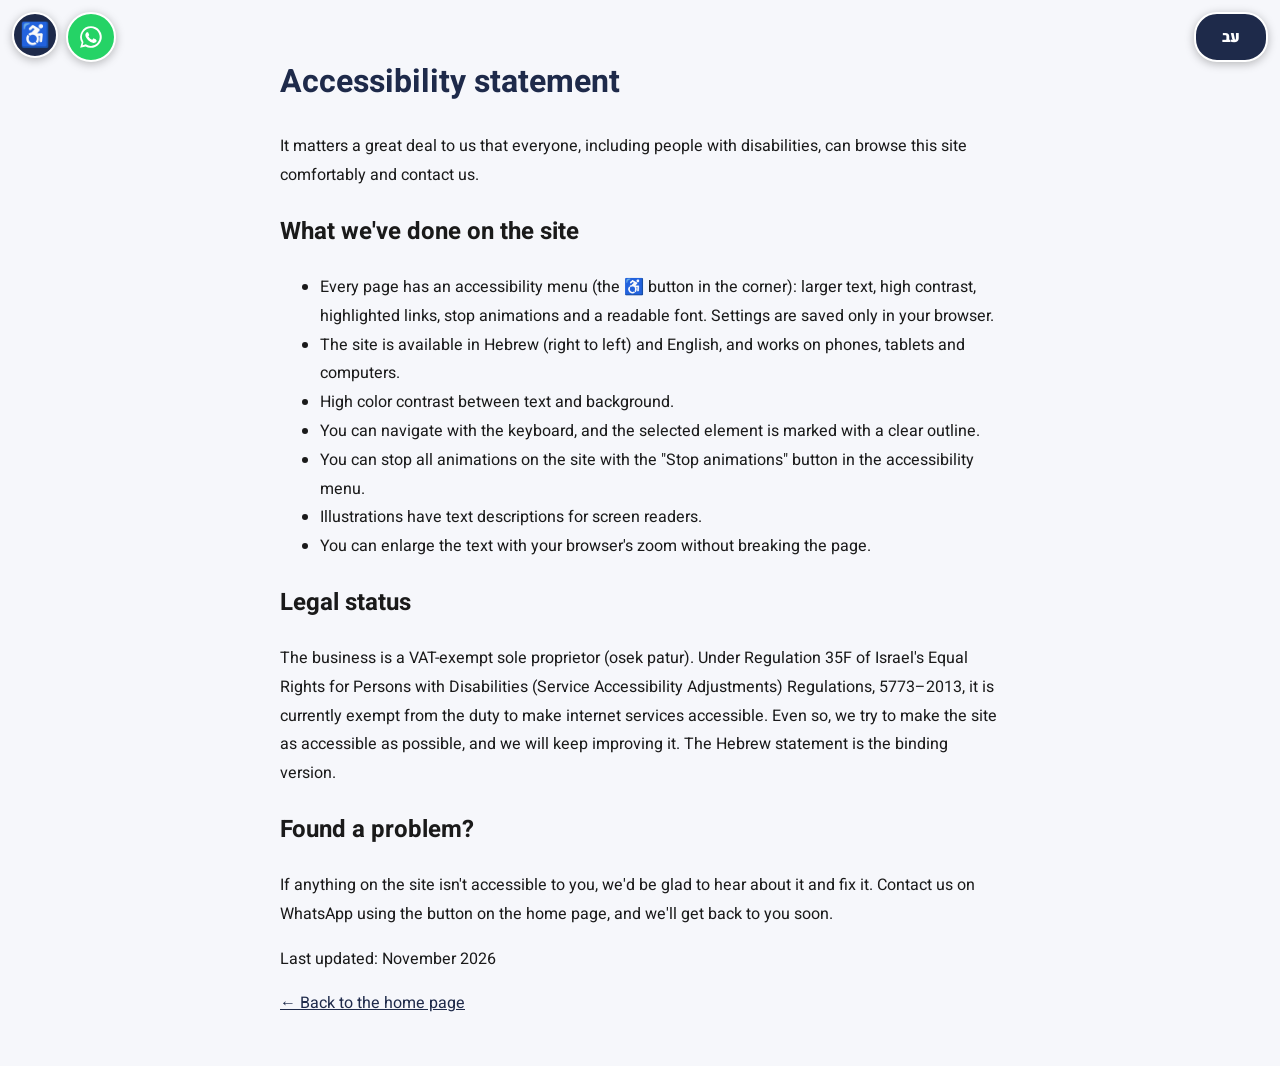
<file: nagishut-en.html>
<!doctype html><html lang="en" dir="ltr"><head><meta charset="utf-8"><meta name="viewport" content="width=device-width,initial-scale=1">
<title>Accessibility statement – Yaniv Eliraz smart home</title><meta property="og:type" content="website" /><meta property="og:title" content="Accessibility statement – Yaniv Eliraz smart home" /><meta property="og:description" content="Shabbat and holidays, lights, water heater, shutters and cleaning – a local smart home with no cloud. Jerusalem area." /><meta property="og:image" content="https://bayit.eliraz.biz/bayit-blue.png" /><meta property="og:image:width" content="512" /><meta property="og:image:height" content="512" /><meta name="twitter:card" content="summary" /><link href="fonts/heebo.css" rel="stylesheet">
<style>body{margin:0;font-family:Heebo,sans-serif;background:#f6f7fb;color:#1a1a1a;line-height:1.8}main{max-width:720px;margin:auto;padding:32px 20px}
h1{color:#1E2A4A}a{color:#1E2A4A}:focus-visible{outline:3px solid #F2B544;outline-offset:2px}</style><link rel="icon" type="image/png" sizes="512x512" href="/bayit-blue.png?v=2611181950"><link rel="apple-touch-icon" href="/bayit-blue.png?v=2611181950"><link rel="manifest" href="/manifest.webmanifest?v=2611181950"><meta name="theme-color" content="#0b1026"><link rel="alternate" hreflang="he" href="https://bayit.eliraz.biz/nagishut.html"><link rel="alternate" hreflang="en" href="https://bayit.eliraz.biz/nagishut-en.html"></head><body><main>
<h1>Accessibility statement</h1>
<p>It matters a great deal to us that everyone, including people with disabilities, can browse this site comfortably and contact us.</p>
<h2>What we've done on the site</h2><ul>
<li>Every page has an accessibility menu (the ♿ button in the corner): larger text, high contrast, highlighted links, stop animations and a readable font. Settings are saved only in your browser.</li><li>The site is available in Hebrew (right to left) and English, and works on phones, tablets and computers.</li>
<li>High color contrast between text and background.</li>
<li>You can navigate with the keyboard, and the selected element is marked with a clear outline.</li>
<li>You can stop all animations on the site with the "Stop animations" button in the accessibility menu.</li>
<li>Illustrations have text descriptions for screen readers.</li>
<li>You can enlarge the text with your browser's zoom without breaking the page.</li></ul>
<h2>Legal status</h2>
<p>The business is a VAT-exempt sole proprietor (osek patur). Under Regulation 35F of Israel's Equal Rights for Persons with Disabilities (Service Accessibility Adjustments) Regulations, 5773–2013, it is currently exempt from the duty to make internet services accessible. Even so, we try to make the site as accessible as possible, and we will keep improving it. The Hebrew statement is the binding version.</p>
<h2>Found a problem?</h2>
<p>If anything on the site isn't accessible to you, we'd be glad to hear about it and fix it. Contact us on WhatsApp using the button on the home page, and we'll get back to you soon.</p>
<p>Last updated: November 2026</p>
<p><a href="en.html">← Back to the home page</a></p></main><script src="a11y.js?v=2611261542" defer></script></body></html>
</file>
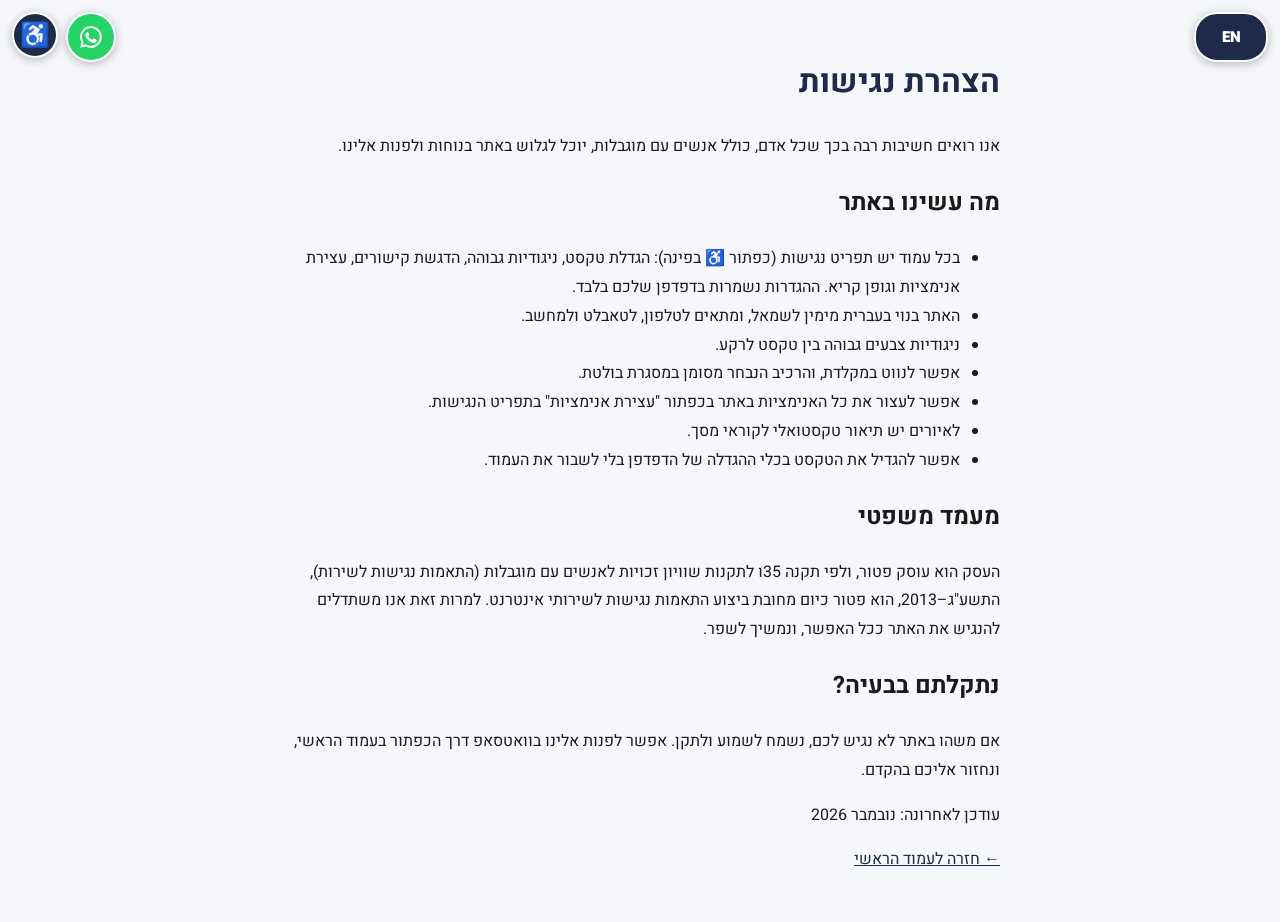
<file: nagishut.html>
<!doctype html><html lang="he" dir="rtl"><head><meta charset="utf-8"><meta name="viewport" content="width=device-width,initial-scale=1">
<title>הצהרת נגישות – יניב אלירז בית חכם</title><meta property="og:type" content="website" /><meta property="og:title" content="הצהרת נגישות – יניב אלירז בית חכם" /><meta property="og:description" content="שבת וחג, תאורה, דוד, תריסים וניקיון – בית חכם מקומי, בלי ענן. ירושלים והסביבה." /><meta property="og:image" content="https://bayit.eliraz.biz/bayit-blue.png" /><meta property="og:image:width" content="512" /><meta property="og:image:height" content="512" /><meta name="twitter:card" content="summary" /><link href="fonts/heebo.css" rel="stylesheet">
<style>body{margin:0;font-family:Heebo,sans-serif;background:#f6f7fb;color:#1a1a1a;line-height:1.8}main{max-width:720px;margin:auto;padding:32px 20px}
h1{color:#1E2A4A}a{color:#1E2A4A}:focus-visible{outline:3px solid #F2B544;outline-offset:2px}</style><link rel="icon" type="image/png" sizes="512x512" href="/bayit-blue.png?v=2611181950"><link rel="apple-touch-icon" href="/bayit-blue.png?v=2611181950"><link rel="manifest" href="/manifest.webmanifest?v=2611181950"><meta name="theme-color" content="#0b1026"><link rel="alternate" hreflang="he" href="https://bayit.eliraz.biz/nagishut.html"><link rel="alternate" hreflang="en" href="https://bayit.eliraz.biz/nagishut-en.html"></head><body><main>
<h1>הצהרת נגישות</h1>
<p>אנו רואים חשיבות רבה בכך שכל אדם, כולל אנשים עם מוגבלות, יוכל לגלוש באתר בנוחות ולפנות אלינו.</p>
<h2>מה עשינו באתר</h2><ul>
<li>בכל עמוד יש תפריט נגישות (כפתור ♿ בפינה): הגדלת טקסט, ניגודיות גבוהה, הדגשת קישורים, עצירת אנימציות וגופן קריא. ההגדרות נשמרות בדפדפן שלכם בלבד.</li><li>האתר בנוי בעברית מימין לשמאל, ומתאים לטלפון, לטאבלט ולמחשב.</li>
<li>ניגודיות צבעים גבוהה בין טקסט לרקע.</li>
<li>אפשר לנווט במקלדת, והרכיב הנבחר מסומן במסגרת בולטת.</li>
<li>אפשר לעצור את כל האנימציות באתר בכפתור "עצירת אנימציות" בתפריט הנגישות.</li>
<li>לאיורים יש תיאור טקסטואלי לקוראי מסך.</li>
<li>אפשר להגדיל את הטקסט בכלי ההגדלה של הדפדפן בלי לשבור את העמוד.</li></ul>
<h2>מעמד משפטי</h2>
<p>העסק הוא עוסק פטור, ולפי תקנה 35ו לתקנות שוויון זכויות לאנשים עם מוגבלות (התאמות נגישות לשירות), התשע"ג–2013, הוא פטור כיום מחובת ביצוע התאמות נגישות לשירותי אינטרנט. למרות זאת אנו משתדלים להנגיש את האתר ככל האפשר, ונמשיך לשפר.</p>
<h2>נתקלתם בבעיה?</h2>
<p>אם משהו באתר לא נגיש לכם, נשמח לשמוע ולתקן. אפשר לפנות אלינו בוואטסאפ דרך הכפתור בעמוד הראשי, ונחזור אליכם בהקדם.</p>
<p>עודכן לאחרונה: נובמבר 2026</p>
<p><a href="./">← חזרה לעמוד הראשי</a></p></main><script src="a11y.js?v=2611261542" defer></script></body></html>
</file>
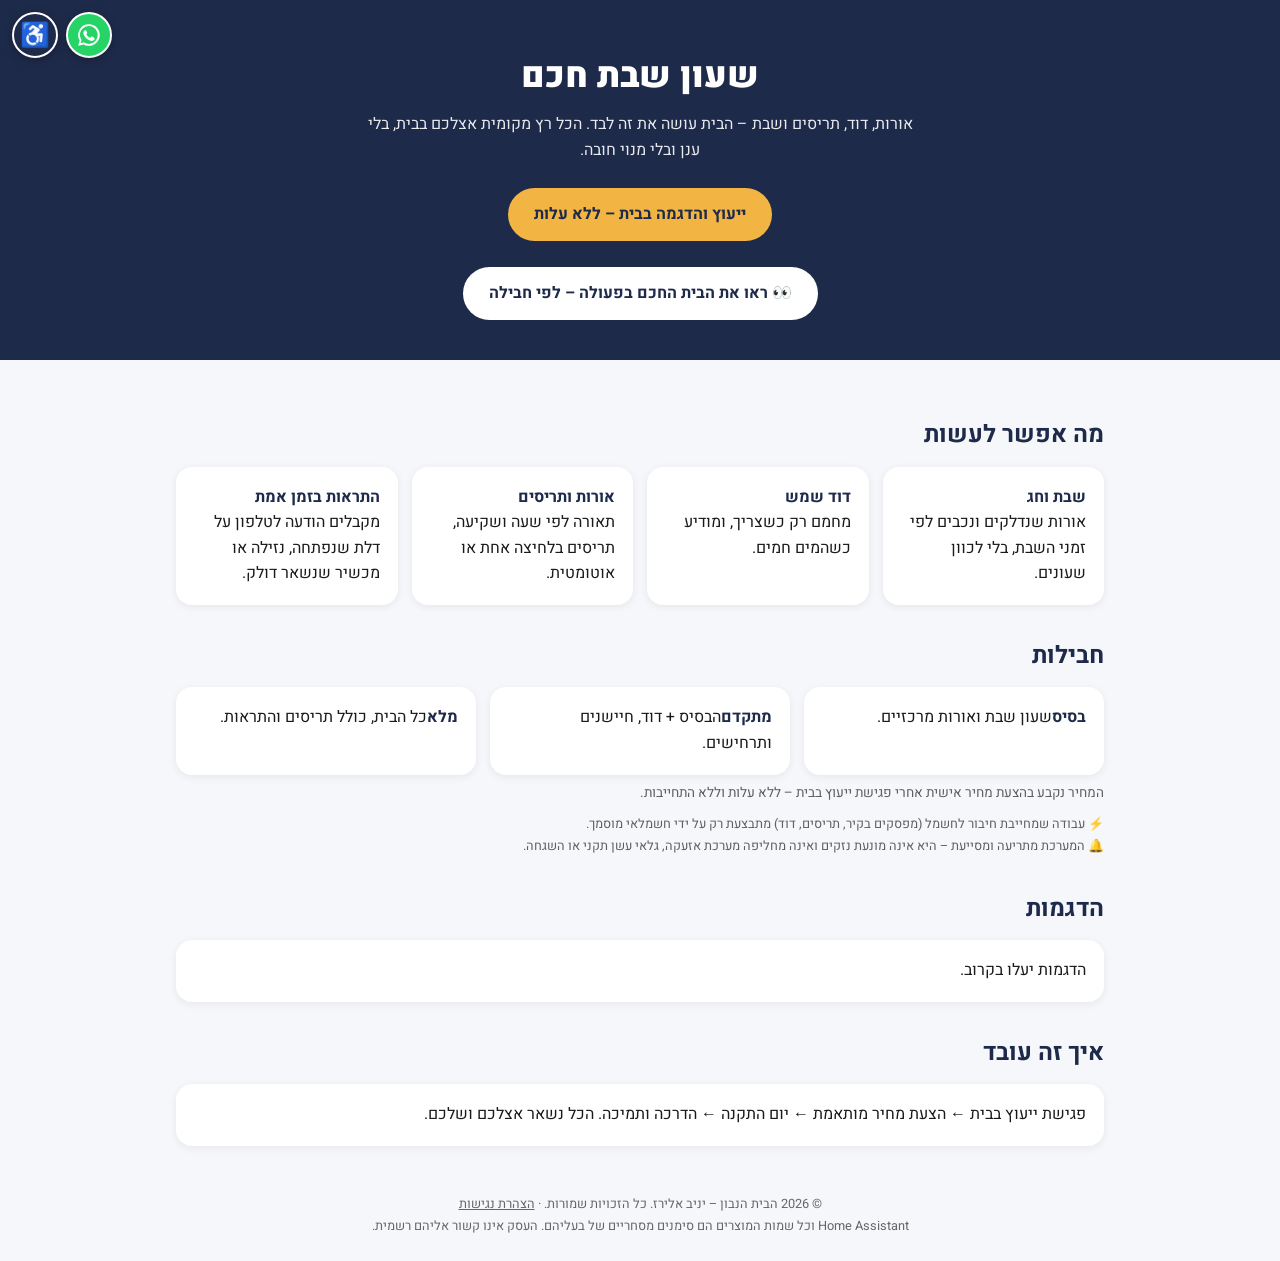
<file: preview.html>
<!doctype html><html lang="he" dir="rtl"><head><meta charset="utf-8"><meta name="robots" content="noindex"><meta name="viewport" content="width=device-width,initial-scale=1">
<title>הבית הנבון – יניב אלירז</title><meta property="og:type" content="website" /><meta property="og:title" content="הבית הנבון – יניב אלירז" /><meta property="og:description" content="שבת וחג, תאורה, דוד, תריסים וניקיון – בית חכם מקומי, בלי ענן. ירושלים והסביבה." /><meta property="og:image" content="https://bayit.eliraz.biz/bayit-blue.png" /><meta property="og:image:width" content="512" /><meta property="og:image:height" content="512" /><meta name="twitter:card" content="summary" /><meta name="description" content="שעון שבת חכם, אורות, דוד ותריסים – התקנת בית חכם בירושלים">
<link href="fonts/heebo.css" rel="stylesheet">
<style>:root{--n:#1E2A4A;--a:#F2B544}*{box-sizing:border-box}body{margin:0;font-family:Heebo,sans-serif;color:#1a1a1a;background:#f6f7fb;line-height:1.6}
header{background:var(--n);color:#fff;padding:48px 20px 40px;text-align:center}h1{font-size:2.2rem;font-weight:900;margin:0 0 8px}header p{margin:0 auto 24px;max-width:560px;opacity:.9}
.btn{display:inline-block;background:var(--a);color:var(--n);font-weight:700;padding:14px 26px;border-radius:40px;text-decoration:none}
main{max-width:960px;margin:auto;padding:24px 16px}h2{color:var(--n);margin:32px 0 12px}.g{display:grid;gap:14px;grid-template-columns:repeat(auto-fit,minmax(220px,1fr))}
.c{background:#fff;border-radius:16px;padding:18px;box-shadow:0 2px 8px #0001}.c b{color:var(--n)}.p{font-size:1.5rem;font-weight:900;color:var(--n)}
.d img,.d video{width:100%;border-radius:12px}footer{text-align:center;padding:30px;color:#666}:focus-visible{outline:3px solid #F2B544;outline-offset:2px}@media(prefers-reduced-motion:reduce){*{animation:none!important;transition:none!important}}</style><link rel="icon" type="image/png" sizes="512x512" href="/bayit-blue.png?v=2611181950"><link rel="apple-touch-icon" href="/bayit-blue.png?v=2611181950"><link rel="manifest" href="/manifest.webmanifest?v=2611181950"><meta name="theme-color" content="#0b1026"></head><body>
<header><h1>שעון שבת חכם</h1><p>אורות, דוד, תריסים ושבת – הבית עושה את זה לבד. הכל רץ מקומית אצלכם בבית, בלי ענן ובלי מנוי חובה.</p>
<a class="btn" href="https://wa.me/972547429424?text=%D7%94%D7%99%D7%99%2C%20%D7%90%D7%A9%D7%9E%D7%97%20%D7%9C%D7%A9%D7%9E%D7%95%D7%A2%20%D7%A2%D7%9C%20%D7%91%D7%99%D7%AA%20%D7%97%D7%9B%D7%9D">ייעוץ והדגמה בבית – ללא עלות</a><br><br><a class="btn" style="background:#fff" href="demo.html">👀 ראו את הבית החכם בפעולה – לפי חבילה</a></header><main>
<h2>מה אפשר לעשות</h2><div class="g">
<div class="c"><b>שבת וחג</b><br>אורות שנדלקים ונכבים לפי זמני השבת, בלי לכוון שעונים.</div>
<div class="c"><b>דוד שמש</b><br>מחמם רק כשצריך, ומודיע כשהמים חמים.</div>
<div class="c"><b>אורות ותריסים</b><br>תאורה לפי שעה ושקיעה, תריסים בלחיצה אחת או אוטומטית.</div>
<div class="c"><b>התראות בזמן אמת</b><br>מקבלים הודעה לטלפון על דלת שנפתחה, נזילה או מכשיר שנשאר דולק.</div></div>
<h2>חבילות</h2><div class="g">
<div class="c"><b>בסיס</b>שעון שבת ואורות מרכזיים.</div>
<div class="c"><b>מתקדם</b>הבסיס + דוד, חיישנים ותרחישים.</div>
<div class="c"><b>מלא</b>כל הבית, כולל תריסים והתראות.</div></div>
<p style="font-size:.85rem;color:#5f5f5f;margin:8px 0 0">המחיר נקבע בהצעת מחיר אישית אחרי פגישת ייעוץ בבית – ללא עלות וללא התחייבות.</p><div id="disc" style="font-size:.8rem;color:#5f5f5f;line-height:1.7;margin-top:10px">⚡ עבודה שמחייבת חיבור לחשמל (מפסקים בקיר, תריסים, דוד) מתבצעת רק על ידי חשמלאי מוסמך.<br>🔔 המערכת מתריעה ומסייעת – היא אינה מונעת נזקים ואינה מחליפה מערכת אזעקה, גלאי עשן תקני או השגחה.</div><h2>הדגמות</h2><div class="g" id="demos"></div>
<h2>איך זה עובד</h2><div class="c">פגישת ייעוץ בבית ← הצעת מחיר מותאמת ← יום התקנה ← הדרכה ותמיכה. הכל נשאר אצלכם ושלכם.</div>
</main><footer style="text-align:center;padding:24px 16px;font-size:.8rem;color:#666;line-height:1.7">© 2026 הבית הנבון – יניב אלירז. כל הזכויות שמורות. · <a href="nagishut.html" style="color:inherit">הצהרת נגישות</a><br>Home Assistant וכל שמות המוצרים הם סימנים מסחריים של בעליהם. העסק אינו קשור אליהם רשמית.</footer>
<script>fetch('demos.json').then(r=>r.json()).then(l=>{const e=document.getElementById('demos');if(!l.length){e.innerHTML='<div class="c">הדגמות יעלו בקרוב.</div>';return}
l.forEach(x=>{const m=/\.(mp4|webm)$/i.test(x.file)?'<video src="demos/'+x.file+'" controls muted playsinline></video>':'<img src="demos/'+x.file+'" alt="">';e.insertAdjacentHTML('beforeend','<div class="c d">'+m+'<b>'+x.title+'</b><br>'+(x.text||'')+'</div>')})})</script>
<script src="a11y.js?v=2611261542" defer></script></body></html>
</file>
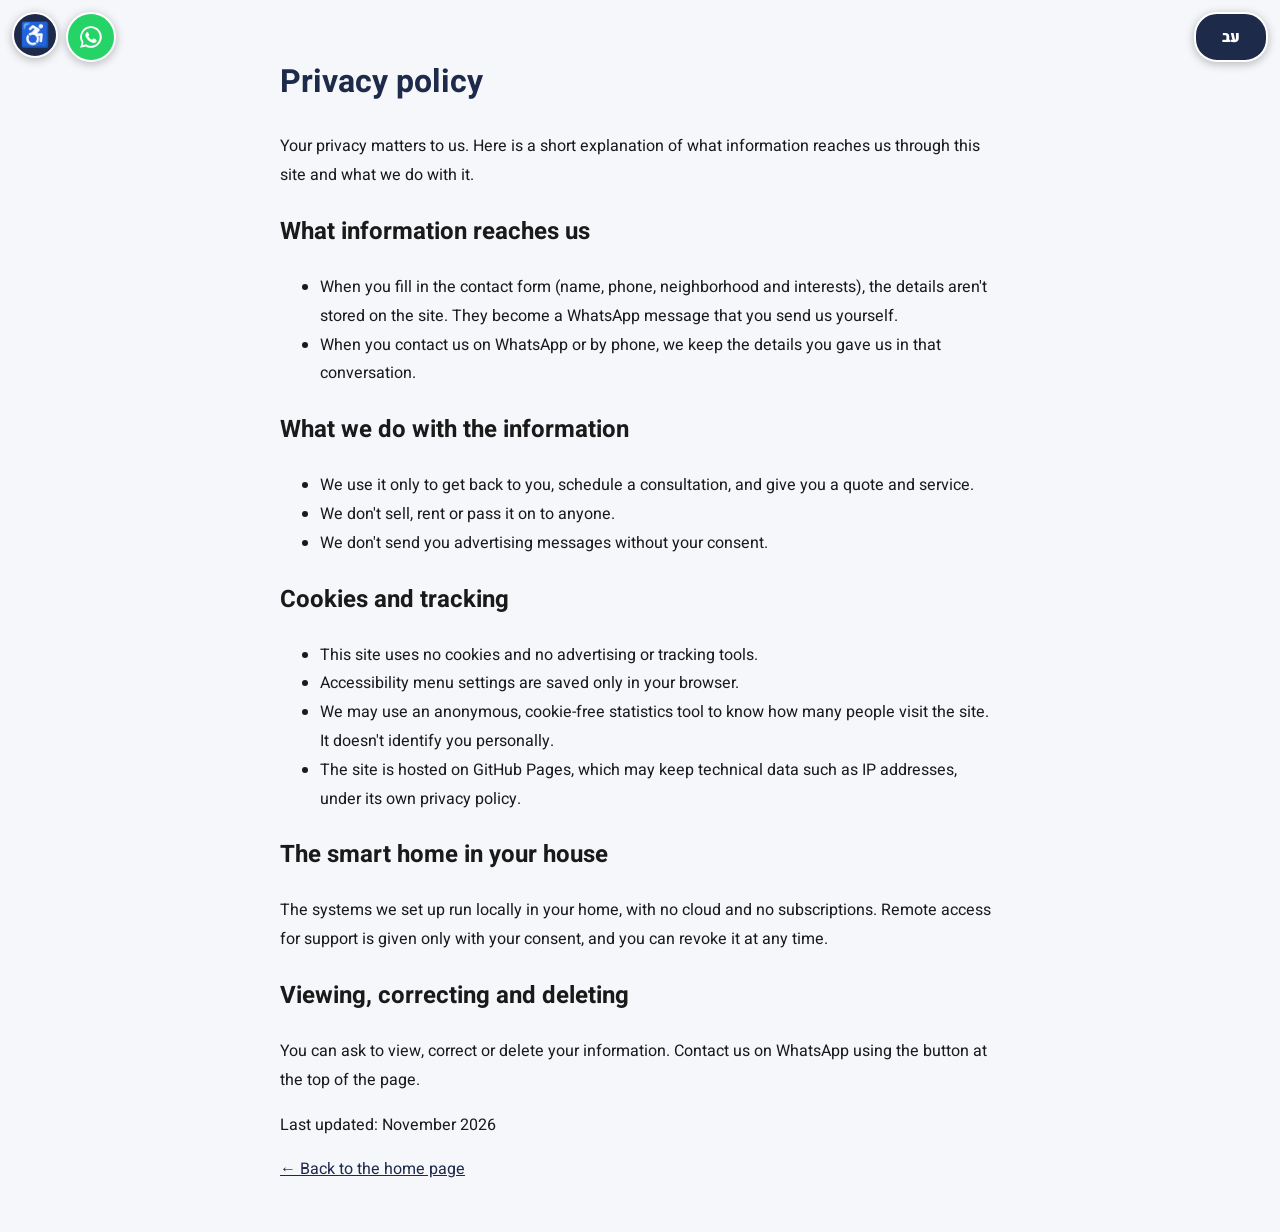
<file: privacy-en.html>
<!doctype html><html lang="en" dir="ltr"><head><meta charset="utf-8"><meta name="viewport" content="width=device-width,initial-scale=1">
<title>Privacy policy – Yaniv Eliraz smart home</title><meta property="og:type" content="website" /><meta property="og:title" content="Privacy policy – Yaniv Eliraz smart home" /><meta property="og:description" content="Shabbat and holidays, lights, water heater, shutters and cleaning – a local smart home with no cloud. Jerusalem area." /><meta property="og:image" content="https://bayit.eliraz.biz/bayit-blue.png" /><meta property="og:image:width" content="512" /><meta property="og:image:height" content="512" /><meta name="twitter:card" content="summary" /><link href="fonts/heebo.css" rel="stylesheet">
<style>body{margin:0;font-family:Heebo,sans-serif;background:#f6f7fb;color:#1a1a1a;line-height:1.8}main{max-width:720px;margin:auto;padding:32px 20px}
h1{color:#1E2A4A}a{color:#1E2A4A}:focus-visible{outline:3px solid #F2B544;outline-offset:2px}</style><link rel="icon" type="image/png" sizes="512x512" href="/bayit-blue.png?v=2611181950"><link rel="apple-touch-icon" href="/bayit-blue.png?v=2611181950"><link rel="manifest" href="/manifest.webmanifest?v=2611181950"><meta name="theme-color" content="#0b1026"><link rel="alternate" hreflang="he" href="https://bayit.eliraz.biz/privacy.html"><link rel="alternate" hreflang="en" href="https://bayit.eliraz.biz/privacy-en.html"></head><body><main>
<h1>Privacy policy</h1>
<p>Your privacy matters to us. Here is a short explanation of what information reaches us through this site and what we do with it.</p>
<h2>What information reaches us</h2><ul>
<li>When you fill in the contact form (name, phone, neighborhood and interests), the details aren't stored on the site. They become a WhatsApp message that you send us yourself.</li>
<li>When you contact us on WhatsApp or by phone, we keep the details you gave us in that conversation.</li></ul>
<h2>What we do with the information</h2><ul>
<li>We use it only to get back to you, schedule a consultation, and give you a quote and service.</li>
<li>We don't sell, rent or pass it on to anyone.</li>
<li>We don't send you advertising messages without your consent.</li></ul>
<h2>Cookies and tracking</h2><ul>
<li>This site uses no cookies and no advertising or tracking tools.</li>
<li>Accessibility menu settings are saved only in your browser.</li>
<li>We may use an anonymous, cookie-free statistics tool to know how many people visit the site. It doesn't identify you personally.</li>
<li>The site is hosted on GitHub Pages, which may keep technical data such as IP addresses, under its own privacy policy.</li></ul>
<h2>The smart home in your house</h2>
<p>The systems we set up run locally in your home, with no cloud and no subscriptions. Remote access for support is given only with your consent, and you can revoke it at any time.</p>
<h2>Viewing, correcting and deleting</h2>
<p>You can ask to view, correct or delete your information. Contact us on WhatsApp using the button at the top of the page.</p>
<p>Last updated: November 2026</p>
<p><a href="en.html">← Back to the home page</a></p></main><script src="a11y.js?v=2611261542" defer></script></body></html>
</file>
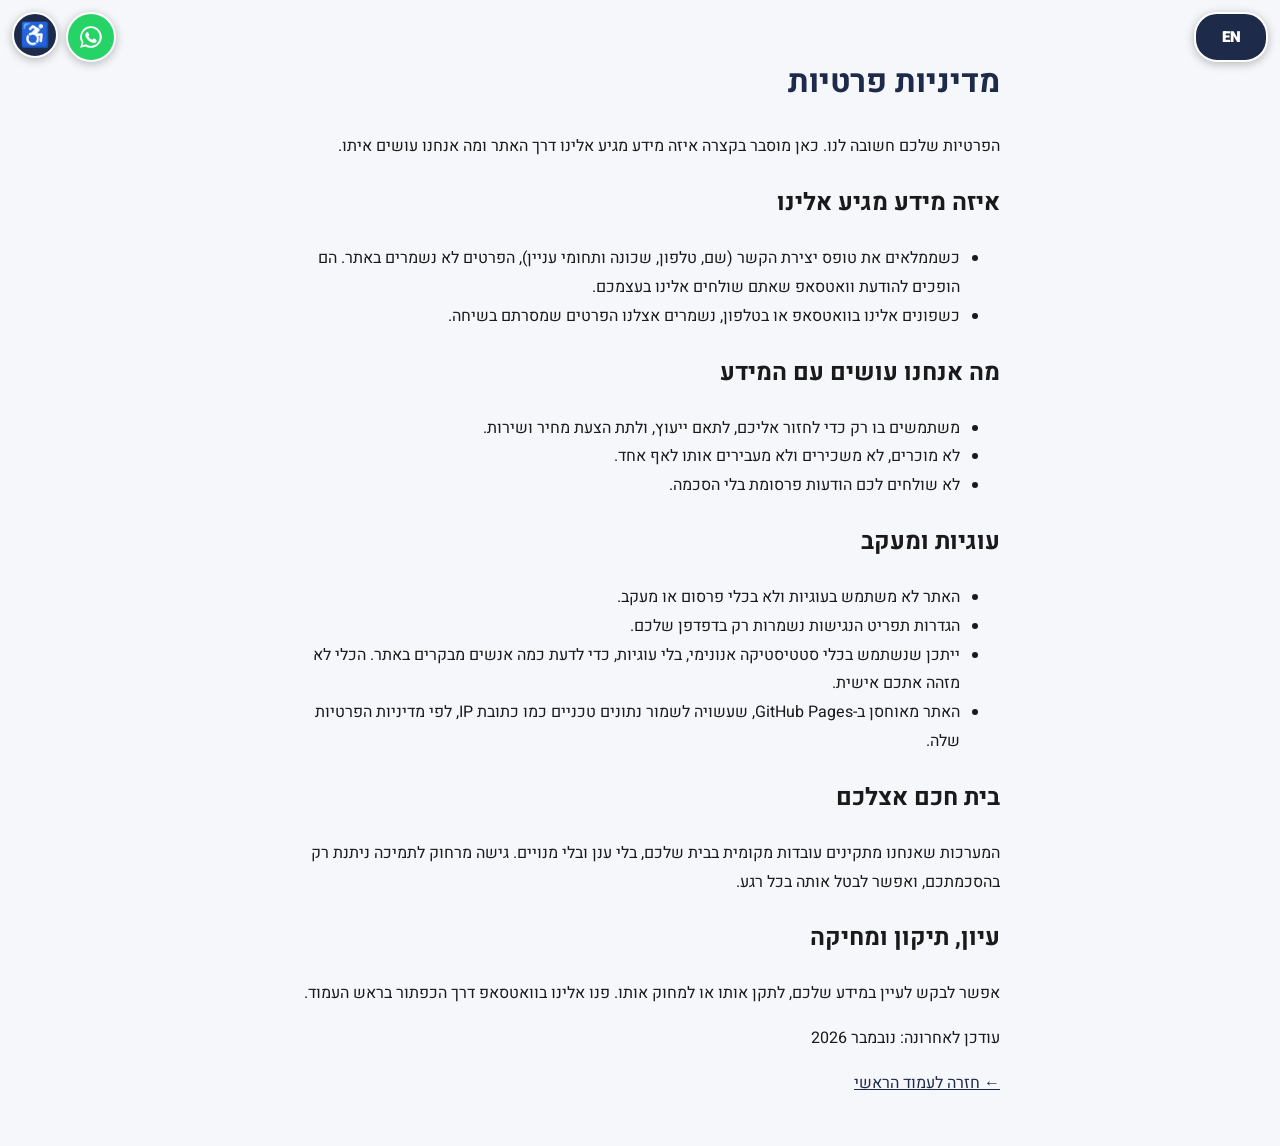
<file: privacy.html>
<!doctype html><html lang="he" dir="rtl"><head><meta charset="utf-8"><meta name="viewport" content="width=device-width,initial-scale=1">
<title>מדיניות פרטיות – יניב אלירז בית חכם</title><meta property="og:type" content="website" /><meta property="og:title" content="מדיניות פרטיות – יניב אלירז בית חכם" /><meta property="og:description" content="שבת וחג, תאורה, דוד, תריסים וניקיון – בית חכם מקומי, בלי ענן. ירושלים והסביבה." /><meta property="og:image" content="https://bayit.eliraz.biz/bayit-blue.png" /><meta property="og:image:width" content="512" /><meta property="og:image:height" content="512" /><meta name="twitter:card" content="summary" /><link href="fonts/heebo.css" rel="stylesheet">
<style>body{margin:0;font-family:Heebo,sans-serif;background:#f6f7fb;color:#1a1a1a;line-height:1.8}main{max-width:720px;margin:auto;padding:32px 20px}
h1{color:#1E2A4A}a{color:#1E2A4A}:focus-visible{outline:3px solid #F2B544;outline-offset:2px}</style><link rel="icon" type="image/png" sizes="512x512" href="/bayit-blue.png?v=2611181950"><link rel="apple-touch-icon" href="/bayit-blue.png?v=2611181950"><link rel="manifest" href="/manifest.webmanifest?v=2611181950"><meta name="theme-color" content="#0b1026"><link rel="alternate" hreflang="he" href="https://bayit.eliraz.biz/privacy.html"><link rel="alternate" hreflang="en" href="https://bayit.eliraz.biz/privacy-en.html"></head><body><main>
<h1>מדיניות פרטיות</h1>
<p>הפרטיות שלכם חשובה לנו. כאן מוסבר בקצרה איזה מידע מגיע אלינו דרך האתר ומה אנחנו עושים איתו.</p>
<h2>איזה מידע מגיע אלינו</h2><ul>
<li>כשממלאים את טופס יצירת הקשר (שם, טלפון, שכונה ותחומי עניין), הפרטים לא נשמרים באתר. הם הופכים להודעת וואטסאפ שאתם שולחים אלינו בעצמכם.</li>
<li>כשפונים אלינו בוואטסאפ או בטלפון, נשמרים אצלנו הפרטים שמסרתם בשיחה.</li></ul>
<h2>מה אנחנו עושים עם המידע</h2><ul>
<li>משתמשים בו רק כדי לחזור אליכם, לתאם ייעוץ, ולתת הצעת מחיר ושירות.</li>
<li>לא מוכרים, לא משכירים ולא מעבירים אותו לאף אחד.</li>
<li>לא שולחים לכם הודעות פרסומת בלי הסכמה.</li></ul>
<h2>עוגיות ומעקב</h2><ul>
<li>האתר לא משתמש בעוגיות ולא בכלי פרסום או מעקב.</li>
<li>הגדרות תפריט הנגישות נשמרות רק בדפדפן שלכם.</li>
<li>ייתכן שנשתמש בכלי סטטיסטיקה אנונימי, בלי עוגיות, כדי לדעת כמה אנשים מבקרים באתר. הכלי לא מזהה אתכם אישית.</li>
<li>האתר מאוחסן ב-GitHub Pages, שעשויה לשמור נתונים טכניים כמו כתובת IP, לפי מדיניות הפרטיות שלה.</li></ul>
<h2>בית חכם אצלכם</h2>
<p>המערכות שאנחנו מתקינים עובדות מקומית בבית שלכם, בלי ענן ובלי מנויים. גישה מרחוק לתמיכה ניתנת רק בהסכמתכם, ואפשר לבטל אותה בכל רגע.</p>
<h2>עיון, תיקון ומחיקה</h2>
<p>אפשר לבקש לעיין במידע שלכם, לתקן אותו או למחוק אותו. פנו אלינו בוואטסאפ דרך הכפתור בראש העמוד.</p>
<p>עודכן לאחרונה: נובמבר 2026</p>
<p><a href="./">← חזרה לעמוד הראשי</a></p></main><script src="a11y.js?v=2611261542" defer></script></body></html>
</file>
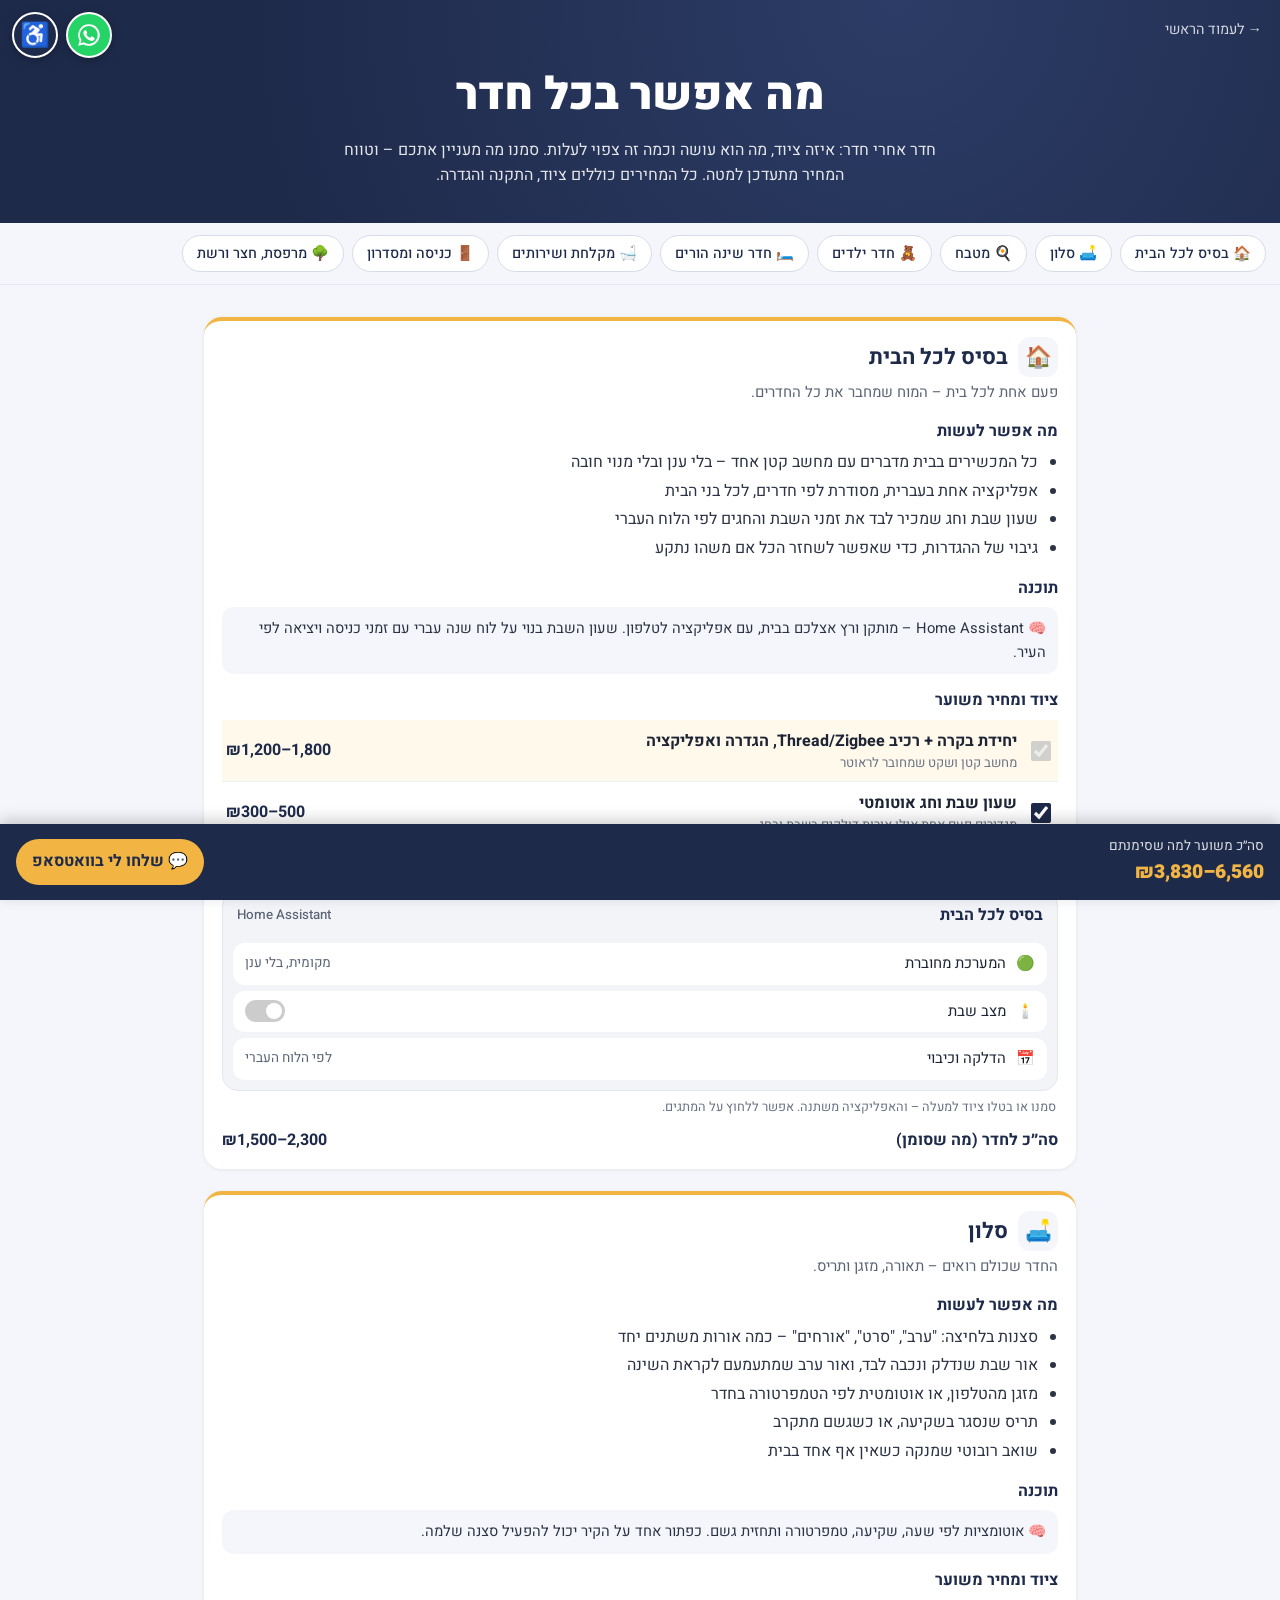
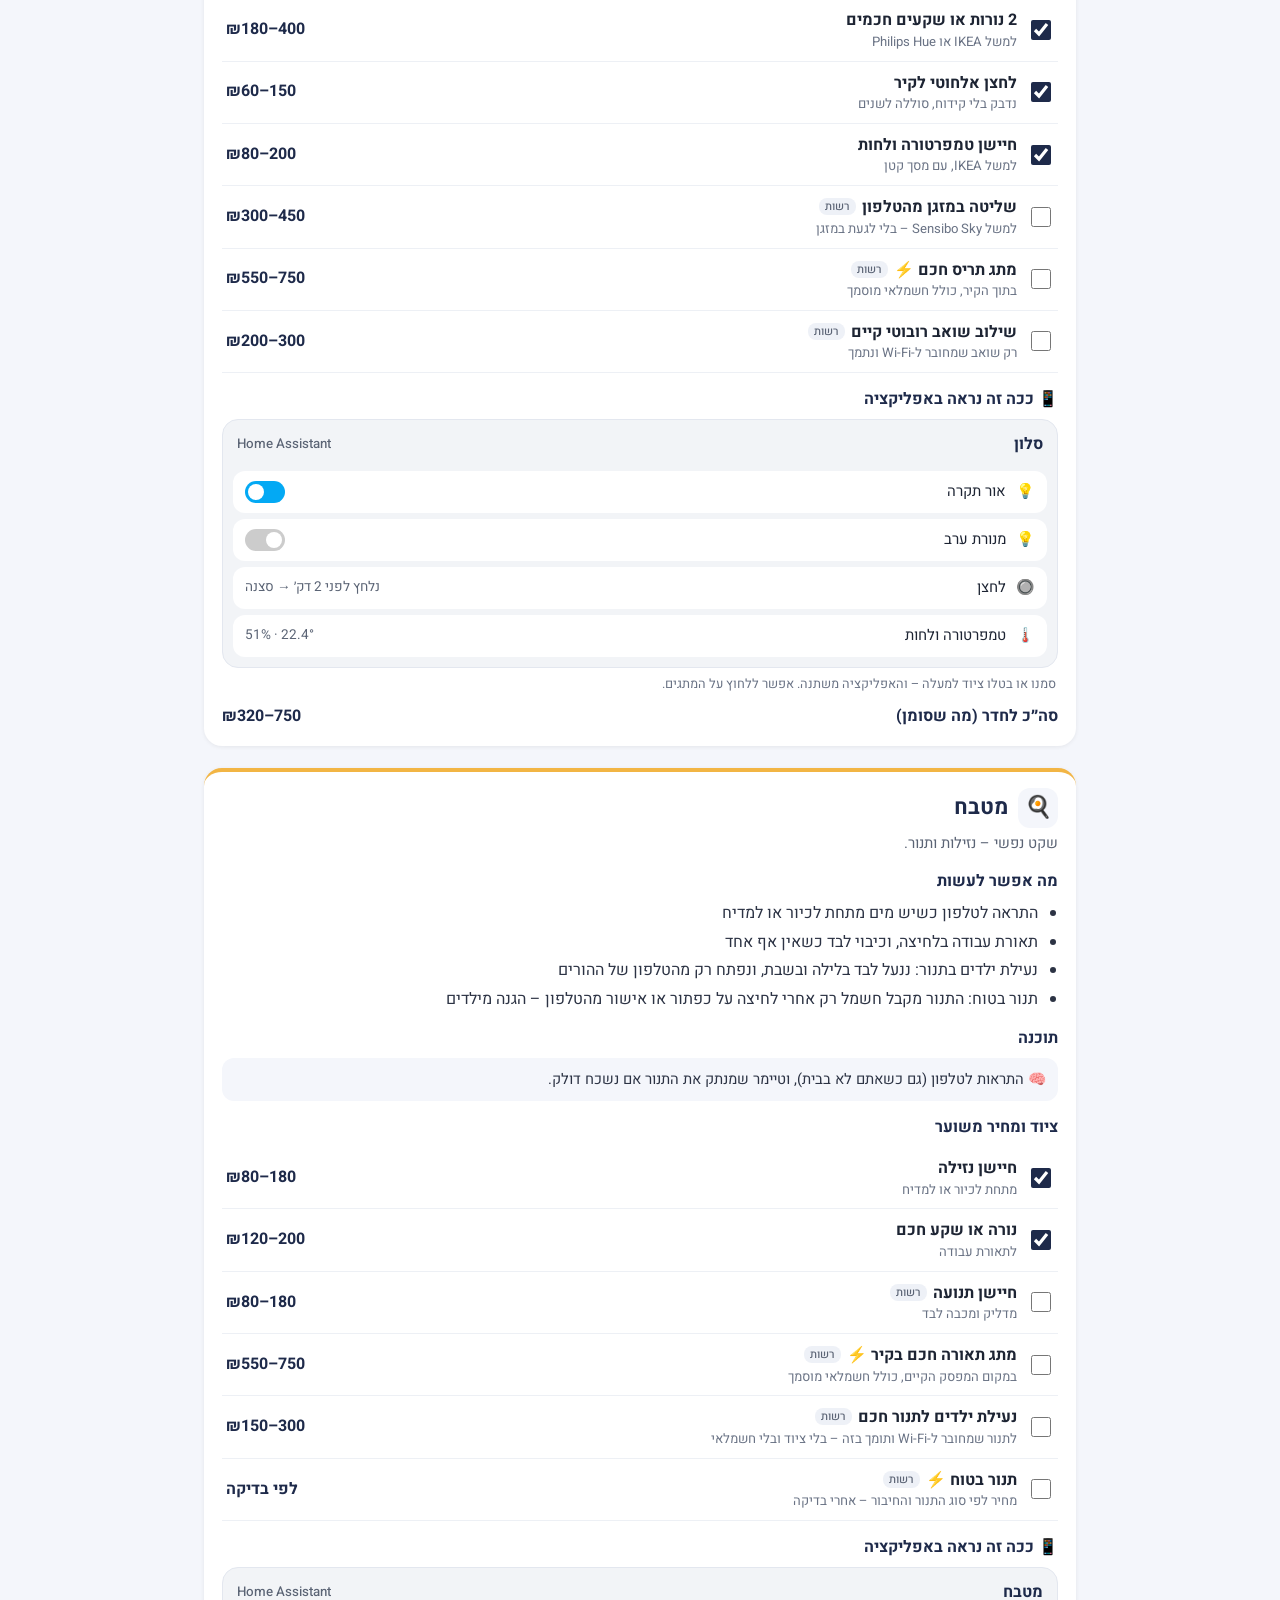
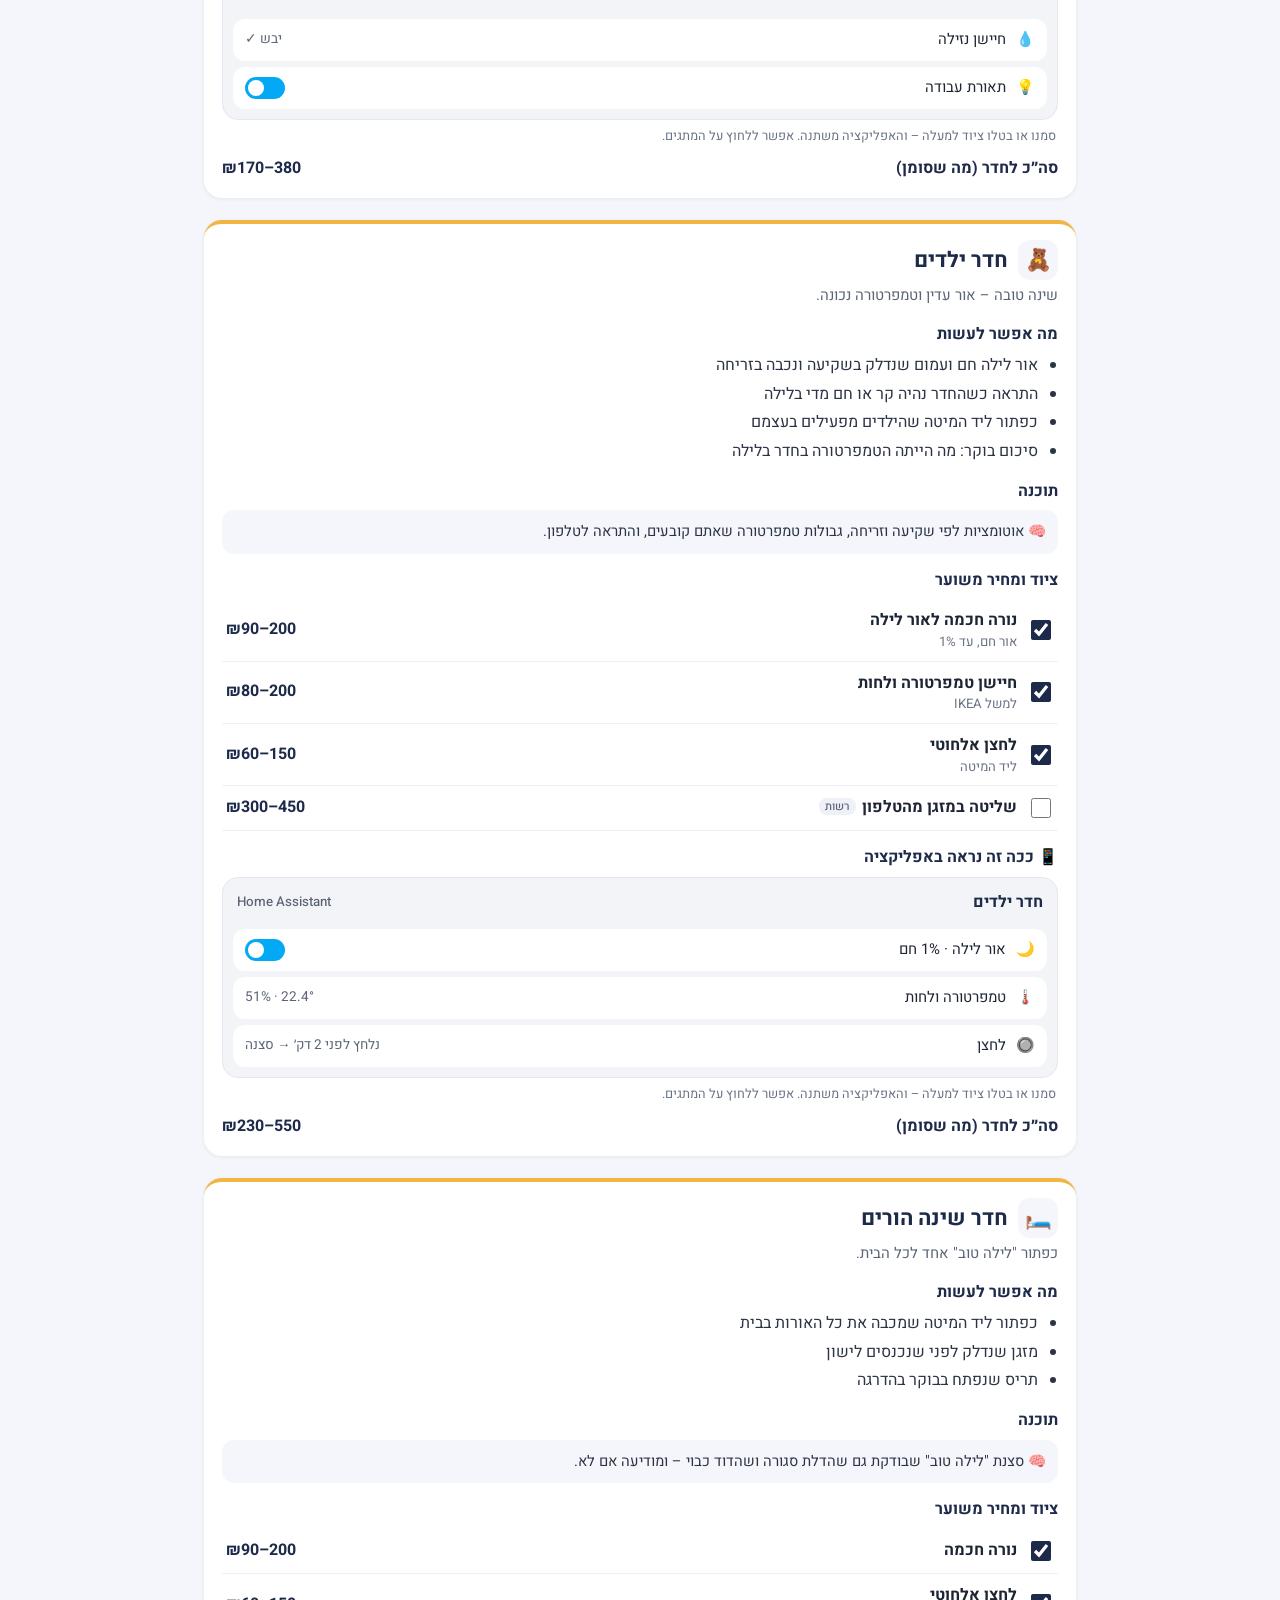
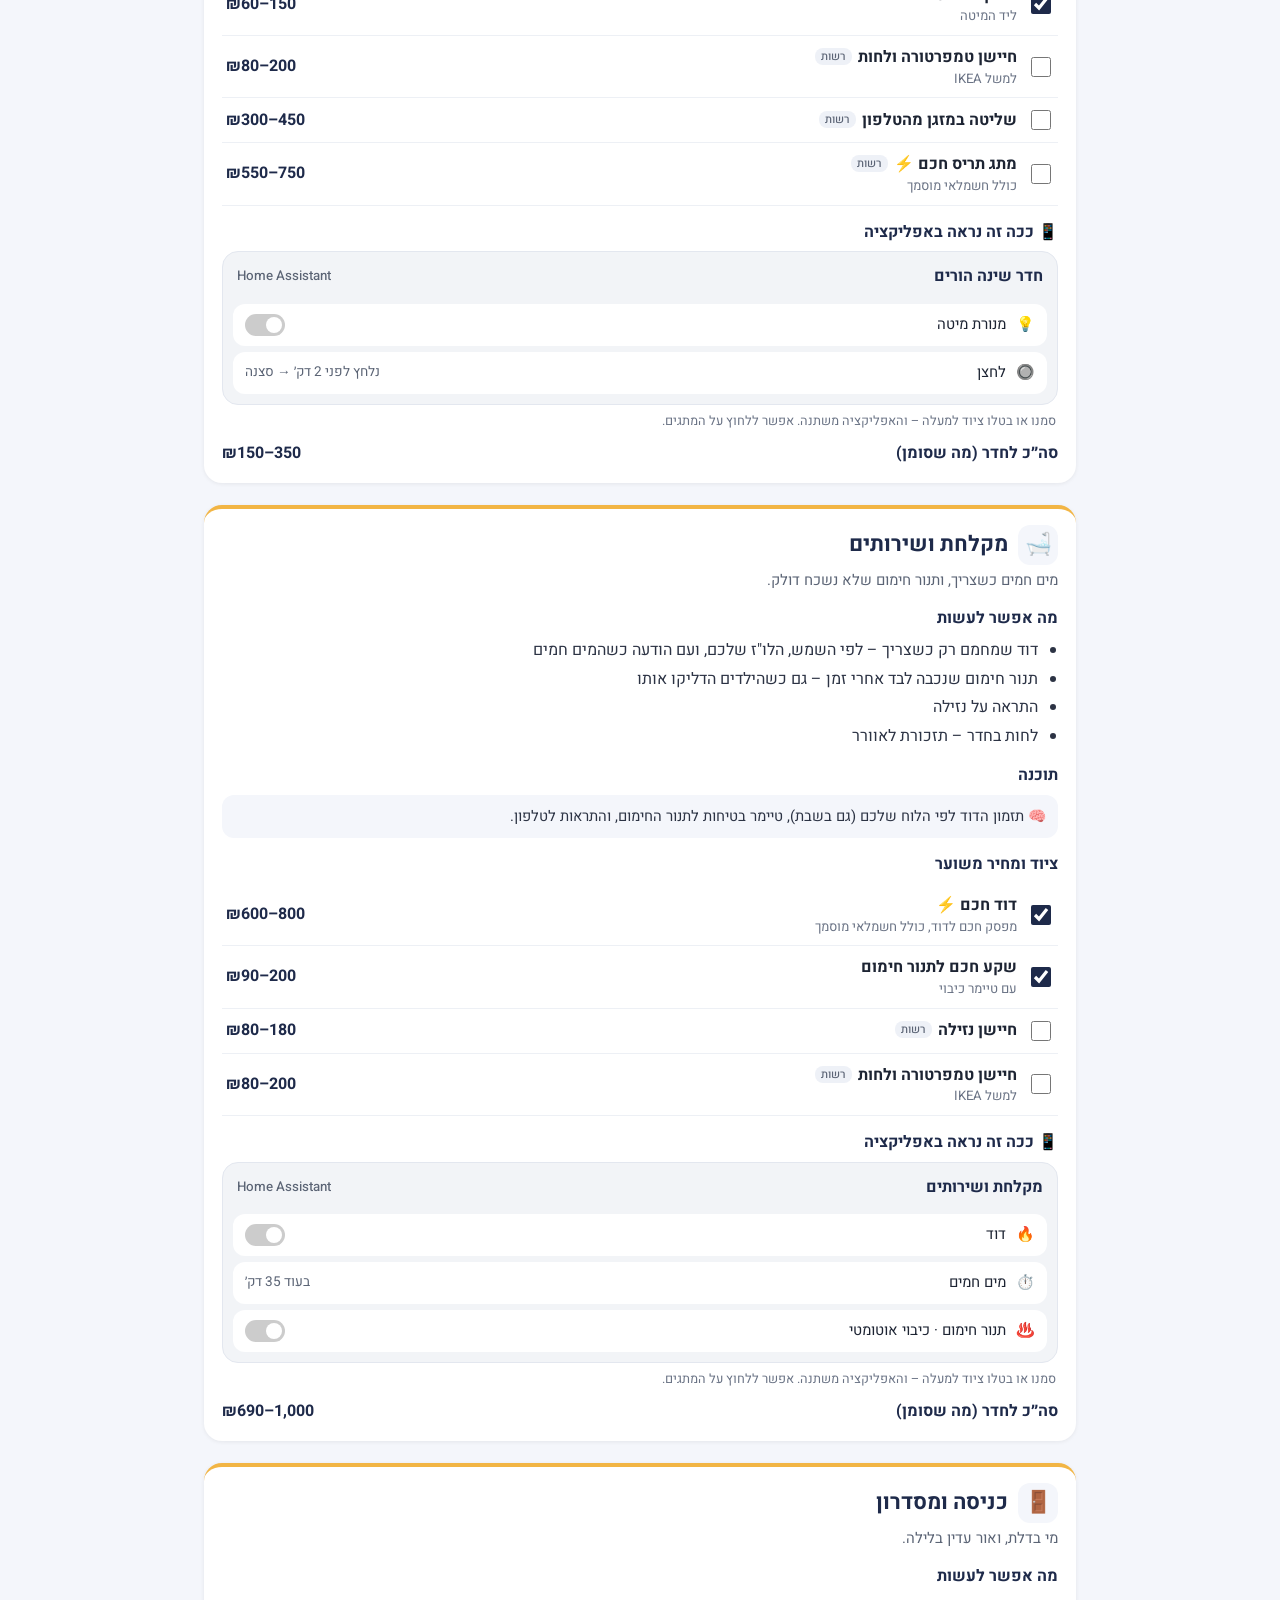
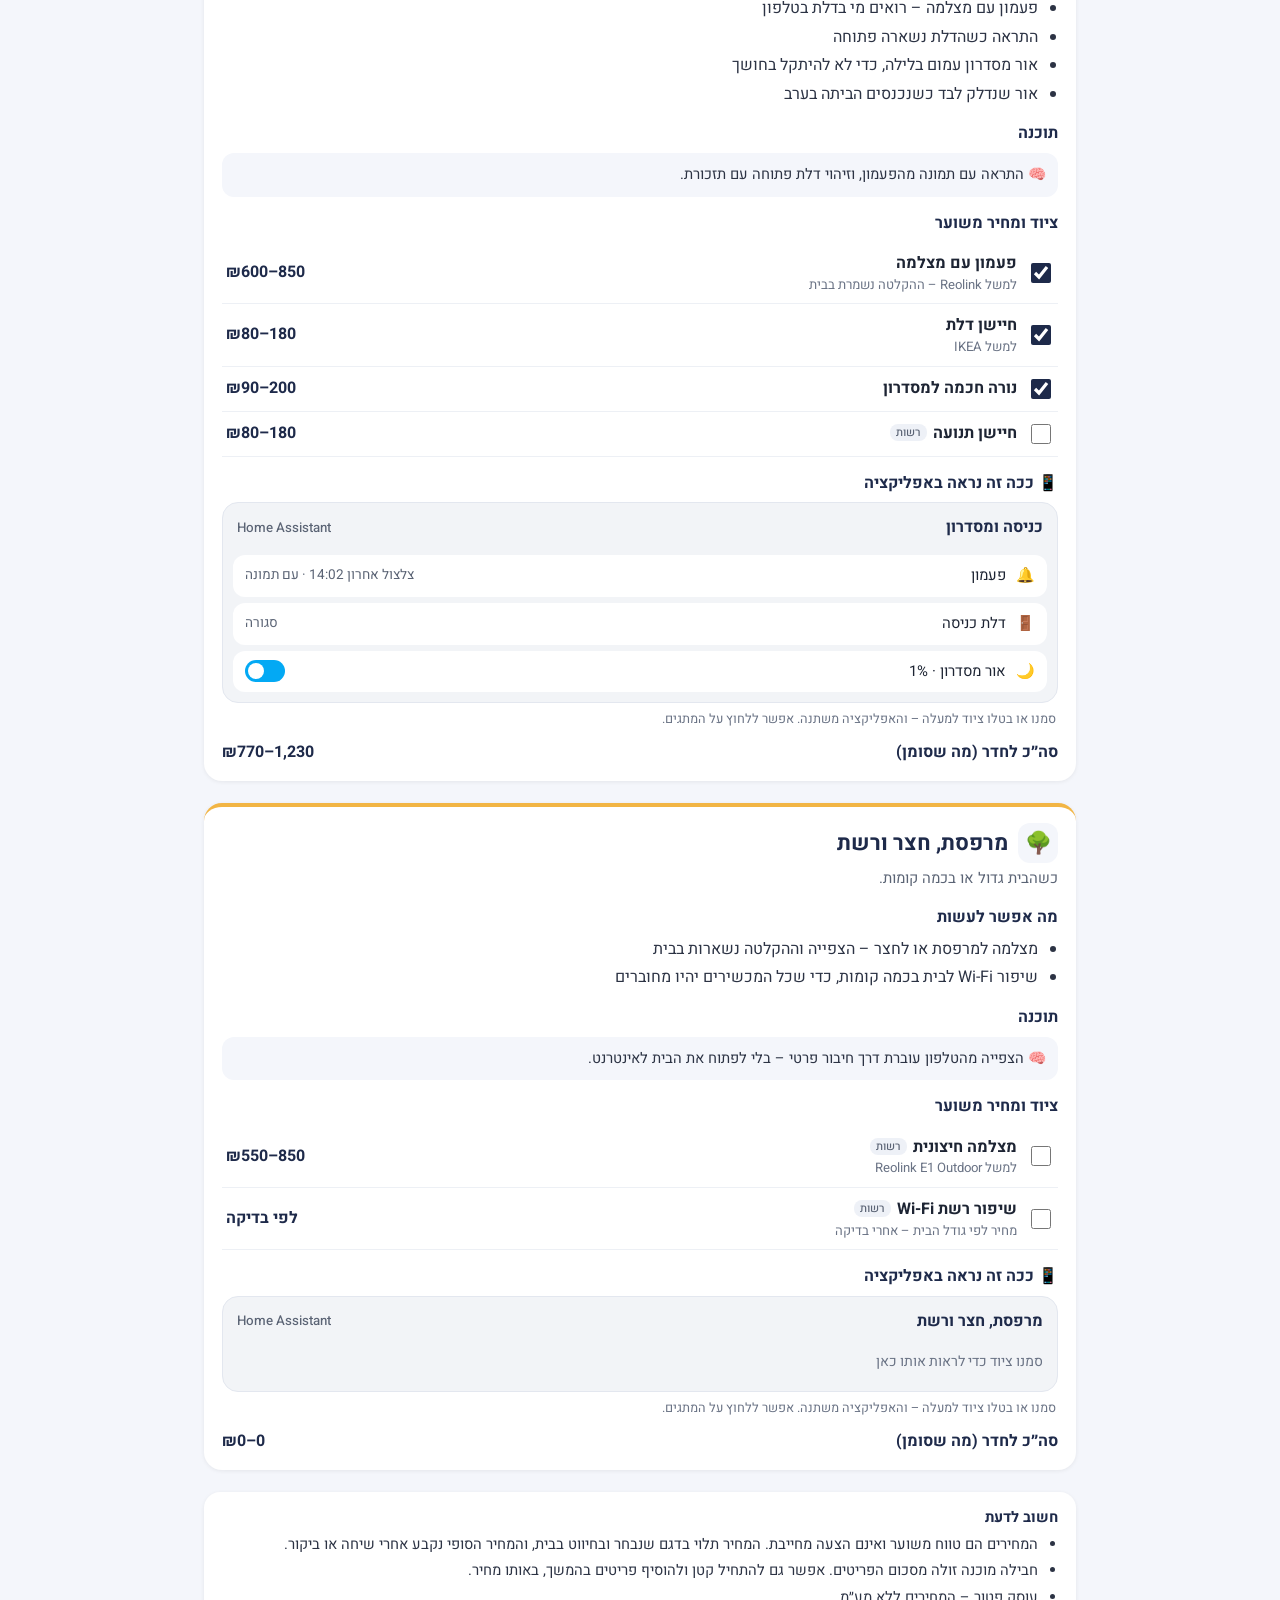
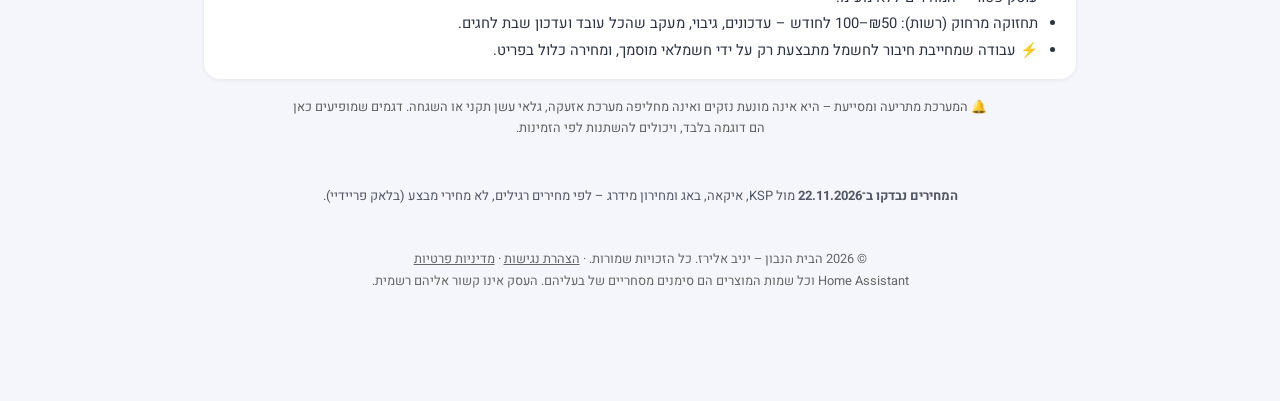
<file: rooms.html>
<!doctype html><html lang="he" dir="rtl"><head><meta name="robots" content="noindex,nofollow"><meta charset="utf-8"><meta name="viewport" content="width=device-width,initial-scale=1">
<title>מה אפשר בכל חדר – הבית הנבון</title><meta property="og:type" content="website" /><meta property="og:title" content="מה אפשר בכל חדר – וכמה זה עולה" /><meta property="og:description" content="חדר אחרי חדר: איזה ציוד, מה הוא עושה וכמה זה צפוי לעלות – כולל התקנה." /><meta property="og:image" content="https://bayit.eliraz.biz/bayit-blue.png" /><meta property="og:image:width" content="512" /><meta property="og:image:height" content="512" /><meta name="twitter:card" content="summary" /><meta name="description" content="בית חכם לפי חדרים: ציוד, תוכנה, מה זה עושה ומחיר משוער כולל התקנה. הכל מקומי, בלי ענן.">
<link href="fonts/heebo.css" rel="stylesheet">
<style>
*{box-sizing:border-box}body{margin:0;font-family:Heebo,sans-serif;background:#f4f6fb;color:#1d2433;line-height:1.6;padding-bottom:84px}
header{background:radial-gradient(circle at 70% 0,#2c3c66,#1E2A4A 70%);color:#fff;text-align:center;padding:60px 18px 34px;position:relative}
header h1{font-size:clamp(1.9rem,6vw,2.8rem);font-weight:900;margin:0 0 6px}header p{margin:0 auto;max-width:600px;opacity:.88}
header a.back{position:absolute;top:18px;right:18px;color:#fff;opacity:.8;text-decoration:none;font-size:.9rem}
.chips{position:sticky;top:0;z-index:5;background:#f4f6fbee;backdrop-filter:blur(6px);display:flex;gap:8px;overflow-x:auto;padding:12px 14px 12px 124px;border-bottom:1px solid #e3e7ef}
.chip{flex:none;border:1.5px solid #d5dbe8;background:#fff;border-radius:30px;padding:7px 14px;font:500 .9rem Heebo,sans-serif;color:#1E2A4A;text-decoration:none}
main{max-width:900px;margin:auto;padding:10px 14px 30px}
.room{background:#fff;border-radius:18px;padding:16px 18px;margin-top:22px;box-shadow:0 1px 4px #0001;border-top:4px solid #F2B544;scroll-margin-top:64px}
.room h2{display:flex;gap:10px;align-items:center;color:#1E2A4A;font-size:1.35rem;margin:0 0 4px}
.room h2 span{width:40px;height:40px;border-radius:12px;background:#f4f6fb;display:grid;place-items:center;flex:none}
.room .sub{margin:0 0 10px;color:#5b6475;font-size:.93rem}
.room h3{font-size:1rem;color:#1E2A4A;margin:14px 0 6px}
.do{margin:0;padding-right:20px;color:#2c3344}.do li{margin:3px 0}
.sw{background:#f4f6fb;border-radius:12px;padding:10px 12px;font-size:.92rem;color:#2c3344}.sw b{color:#1E2A4A}
.it{display:flex;gap:10px;align-items:center;padding:9px 4px;border-bottom:1px solid #edf0f5;cursor:pointer}
.it input{width:20px;height:20px;accent-color:#1E2A4A;flex:none}.it .n{flex:1}.it .n small{display:block;color:#6a7385;font-size:.82rem;line-height:1.35}
.it .pr{font-weight:700;color:#1E2A4A;white-space:nowrap}.it.opt .n b:after{content:"רשות";font-size:.7rem;font-weight:500;background:#eef1f7;color:#5b6475;border-radius:8px;padding:0 6px;margin-right:6px;vertical-align:2px}
.it.req{cursor:default;background:#fff9ec}
.tot{display:flex;justify-content:space-between;margin-top:10px;font-weight:700;color:#1E2A4A}
.bar{position:fixed;bottom:0;left:0;right:0;z-index:6;background:#1E2A4A;color:#fff;display:flex;align-items:center;justify-content:space-between;gap:10px;padding:12px 16px;box-shadow:0 -4px 14px #0003}
.bar .s{font-size:.85rem;opacity:.85}.bar .v{font-size:1.2rem;font-weight:900;color:#F2B544}.bar .v small{display:block;font-size:.75rem;font-weight:500;color:#fff;opacity:.8}
.bar a{background:#F2B544;color:#1E2A4A;font-weight:700;border-radius:30px;padding:10px 16px;text-decoration:none;white-space:nowrap}
.info{background:#fff;border-radius:16px;padding:14px 18px;margin-top:22px;box-shadow:0 1px 4px #0001;font-size:.92rem}.info b{color:#1E2A4A}
.note{font-size:.8rem;color:#5f5f5f;text-align:center;max-width:700px;margin:18px auto 0}
footer{text-align:center;padding:24px 16px;font-size:.8rem;color:#666;line-height:1.7}footer a{color:inherit}
:focus-visible{outline:3px solid #F2B544;outline-offset:2px}
.app{background:#f2f4f7;border-radius:16px;padding:10px;border:1px solid #e3e7ef}
.app .hd{display:flex;align-items:center;justify-content:space-between;font-weight:700;color:#1E2A4A;padding:2px 4px 8px}.app .hd small{font-weight:500;color:#5b6475}
.app .er{display:flex;align-items:center;gap:10px;background:#fff;border-radius:12px;padding:9px 12px;margin-top:6px;font-size:.93rem;animation:pop .5s}
.app .er span{flex:1}.app .er i{font-style:normal;color:#5b6475;font-size:.85rem}.app .empty{color:#6a7385;font-size:.88rem;padding:8px 4px}
.app .tg{position:relative;width:40px;height:22px;border-radius:11px;background:#ccc;border:0;cursor:pointer;flex:none}
.app .tg:after{content:"";position:absolute;top:3px;right:3px;width:16px;height:16px;border-radius:50%;background:#fff;transition:.2s}
.app .tg.on{background:#03a9f4}.app .tg.on:after{right:21px}
.hint{font-size:.8rem;color:#6a7385;margin:6px 2px 0}
@keyframes pop{from{background:#fff3cf}to{background:#fff}}
@media (prefers-reduced-motion:reduce){.app .er{animation:none}.app .tg:after{transition:none}}
</style></head><body>

<header><a class="back" href="./">→ לעמוד הראשי</a><h1>מה אפשר בכל חדר</h1><p>חדר אחרי חדר: איזה ציוד, מה הוא עושה וכמה זה צפוי לעלות. סמנו מה מעניין אתכם – וטווח המחיר מתעדכן למטה. כל המחירים כוללים ציוד, התקנה והגדרה.</p></header>
<nav class="chips" aria-label="קפיצה לחדר"><a class="chip" href="#base">🏠 בסיס לכל הבית</a><a class="chip" href="#living">🛋️ סלון</a><a class="chip" href="#kitchen">🍳 מטבח</a><a class="chip" href="#kids">🧸 חדר ילדים</a><a class="chip" href="#parents">🛏️ חדר שינה הורים</a><a class="chip" href="#bath">🛁 מקלחת ושירותים</a><a class="chip" href="#entry">🚪 כניסה ומסדרון</a><a class="chip" href="#out">🌳 מרפסת, חצר ורשת</a></nav><main>
<section class="room" id="base" data-r="בסיס לכל הבית"><h2><span aria-hidden="true">🏠</span>בסיס לכל הבית</h2><p class="sub">פעם אחת לכל בית – המוח שמחבר את כל החדרים.</p><h3>מה אפשר לעשות</h3><ul class="do"><li>כל המכשירים בבית מדברים עם מחשב קטן אחד – בלי ענן ובלי מנוי חובה</li><li>אפליקציה אחת בעברית, מסודרת לפי חדרים, לכל בני הבית</li><li>שעון שבת וחג שמכיר לבד את זמני השבת והחגים לפי הלוח העברי</li><li>גיבוי של ההגדרות, כדי שאפשר לשחזר הכל אם משהו נתקע</li></ul><h3>תוכנה</h3><div class="sw"><b>🧠 </b>Home Assistant – מותקן ורץ אצלכם בבית, עם אפליקציה לטלפון. שעון השבת בנוי על לוח שנה עברי עם זמני כניסה ויציאה לפי העיר.</div><h3>ציוד ומחיר משוער</h3><label class="it req"><input type="checkbox" data-n="יחידת בקרה + רכיב Thread/Zigbee, הגדרה ואפליקציה" checked disabled data-a="1200" data-b="1800"><span class="n"><b>יחידת בקרה + רכיב Thread/Zigbee, הגדרה ואפליקציה</b><small>מחשב קטן ושקט שמחובר לראוטר</small></span><span class="pr"><bdi dir="ltr">₪1,200–1,800</bdi></span></label><label class="it"><input type="checkbox" data-n="שעון שבת וחג אוטומטי" checked data-a="300" data-b="500"><span class="n"><b>שעון שבת וחג אוטומטי</b><small>מגדירים פעם אחת אילו אורות דולקים בשבת ובחג</small></span><span class="pr"><bdi dir="ltr">₪300–500</bdi></span></label><h3>📱 ככה זה נראה באפליקציה</h3><div class="app"></div><p class="hint">סמנו או בטלו ציוד למעלה – והאפליקציה משתנה. אפשר ללחוץ על המתגים.</p><div class="tot"><span>סה״כ לחדר (מה שסומן)</span><span class="rt" aria-live="off"></span></div></section>
<section class="room" id="living" data-r="סלון"><h2><span aria-hidden="true">🛋️</span>סלון</h2><p class="sub">החדר שכולם רואים – תאורה, מזגן ותריס.</p><h3>מה אפשר לעשות</h3><ul class="do"><li>סצנות בלחיצה: "ערב", "סרט", "אורחים" – כמה אורות משתנים יחד</li><li>אור שבת שנדלק ונכבה לבד, ואור ערב שמתעמעם לקראת השינה</li><li>מזגן מהטלפון, או אוטומטית לפי הטמפרטורה בחדר</li><li>תריס שנסגר בשקיעה, או כשגשם מתקרב</li><li>שואב רובוטי שמנקה כשאין אף אחד בבית</li></ul><h3>תוכנה</h3><div class="sw"><b>🧠 </b>אוטומציות לפי שעה, שקיעה, טמפרטורה ותחזית גשם. כפתור אחד על הקיר יכול להפעיל סצנה שלמה.</div><h3>ציוד ומחיר משוער</h3><label class="it"><input type="checkbox" data-n="2 נורות או שקעים חכמים" checked data-a="180" data-b="400"><span class="n"><b>2 נורות או שקעים חכמים</b><small>למשל IKEA או Philips Hue</small></span><span class="pr"><bdi dir="ltr">₪180–400</bdi></span></label><label class="it"><input type="checkbox" data-n="לחצן אלחוטי לקיר" checked data-a="60" data-b="150"><span class="n"><b>לחצן אלחוטי לקיר</b><small>נדבק בלי קידוח, סוללה לשנים</small></span><span class="pr"><bdi dir="ltr">₪60–150</bdi></span></label><label class="it"><input type="checkbox" data-n="חיישן טמפרטורה ולחות" checked data-a="80" data-b="200"><span class="n"><b>חיישן טמפרטורה ולחות</b><small>למשל IKEA, עם מסך קטן</small></span><span class="pr"><bdi dir="ltr">₪80–200</bdi></span></label><label class="it opt"><input type="checkbox" data-n="שליטה במזגן מהטלפון" data-a="300" data-b="450"><span class="n"><b>שליטה במזגן מהטלפון</b><small>למשל Sensibo Sky – בלי לגעת במזגן</small></span><span class="pr"><bdi dir="ltr">₪300–450</bdi></span></label><label class="it opt"><input type="checkbox" data-n="מתג תריס חכם ⚡" data-a="550" data-b="750"><span class="n"><b>מתג תריס חכם ⚡</b><small>בתוך הקיר, כולל חשמלאי מוסמך</small></span><span class="pr"><bdi dir="ltr">₪550–750</bdi></span></label><label class="it opt"><input type="checkbox" data-n="שילוב שואב רובוטי קיים" data-a="200" data-b="300"><span class="n"><b>שילוב שואב רובוטי קיים</b><small>רק שואב שמחובר ל-Wi-Fi ונתמך</small></span><span class="pr"><bdi dir="ltr">₪200–300</bdi></span></label><h3>📱 ככה זה נראה באפליקציה</h3><div class="app"></div><p class="hint">סמנו או בטלו ציוד למעלה – והאפליקציה משתנה. אפשר ללחוץ על המתגים.</p><div class="tot"><span>סה״כ לחדר (מה שסומן)</span><span class="rt" aria-live="off"></span></div></section>
<section class="room" id="kitchen" data-r="מטבח"><h2><span aria-hidden="true">🍳</span>מטבח</h2><p class="sub">שקט נפשי – נזילות ותנור.</p><h3>מה אפשר לעשות</h3><ul class="do"><li>התראה לטלפון כשיש מים מתחת לכיור או למדיח</li><li>תאורת עבודה בלחיצה, וכיבוי לבד כשאין אף אחד</li><li>נעילת ילדים בתנור: ננעל לבד בלילה ובשבת, ונפתח רק מהטלפון של ההורים</li><li>תנור בטוח: התנור מקבל חשמל רק אחרי לחיצה על כפתור או אישור מהטלפון – הגנה מילדים</li></ul><h3>תוכנה</h3><div class="sw"><b>🧠 </b>התראות לטלפון (גם כשאתם לא בבית), וטיימר שמנתק את התנור אם נשכח דולק.</div><h3>ציוד ומחיר משוער</h3><label class="it"><input type="checkbox" data-n="חיישן נזילה" checked data-a="80" data-b="180"><span class="n"><b>חיישן נזילה</b><small>מתחת לכיור או למדיח</small></span><span class="pr"><bdi dir="ltr">₪80–180</bdi></span></label><label class="it"><input type="checkbox" data-n="נורה או שקע חכם" checked data-a="90" data-b="200"><span class="n"><b>נורה או שקע חכם</b><small>לתאורת עבודה</small></span><span class="pr"><bdi dir="ltr">₪120–200</bdi></span></label><label class="it opt"><input type="checkbox" data-n="חיישן תנועה" data-a="80" data-b="180"><span class="n"><b>חיישן תנועה</b><small>מדליק ומכבה לבד</small></span><span class="pr"><bdi dir="ltr">₪80–180</bdi></span></label><label class="it opt"><input type="checkbox" data-n="מתג תאורה חכם בקיר ⚡" data-a="550" data-b="750"><span class="n"><b>מתג תאורה חכם בקיר ⚡</b><small>במקום המפסק הקיים, כולל חשמלאי מוסמך</small></span><span class="pr"><bdi dir="ltr">₪550–750</bdi></span></label><label class="it opt"><input type="checkbox" data-n="נעילת ילדים לתנור חכם" data-a="150" data-b="300"><span class="n"><b>נעילת ילדים לתנור חכם</b><small>לתנור שמחובר ל-Wi-Fi ותומך בזה – בלי ציוד ובלי חשמלאי</small></span><span class="pr"><bdi dir="ltr">₪150–300</bdi></span></label><label class="it opt"><input type="checkbox" data-n="תנור בטוח ⚡" data-a="0" data-b="0"><span class="n"><b>תנור בטוח ⚡</b><small>מחיר לפי סוג התנור והחיבור – אחרי בדיקה</small></span><span class="pr">לפי בדיקה</span></label><h3>📱 ככה זה נראה באפליקציה</h3><div class="app"></div><p class="hint">סמנו או בטלו ציוד למעלה – והאפליקציה משתנה. אפשר ללחוץ על המתגים.</p><div class="tot"><span>סה״כ לחדר (מה שסומן)</span><span class="rt" aria-live="off"></span></div></section>
<section class="room" id="kids" data-r="חדר ילדים"><h2><span aria-hidden="true">🧸</span>חדר ילדים</h2><p class="sub">שינה טובה – אור עדין וטמפרטורה נכונה.</p><h3>מה אפשר לעשות</h3><ul class="do"><li>אור לילה חם ועמום שנדלק בשקיעה ונכבה בזריחה</li><li>התראה כשהחדר נהיה קר או חם מדי בלילה</li><li>כפתור ליד המיטה שהילדים מפעילים בעצמם</li><li>סיכום בוקר: מה הייתה הטמפרטורה בחדר בלילה</li></ul><h3>תוכנה</h3><div class="sw"><b>🧠 </b>אוטומציות לפי שקיעה וזריחה, גבולות טמפרטורה שאתם קובעים, והתראה לטלפון.</div><h3>ציוד ומחיר משוער</h3><label class="it"><input type="checkbox" data-n="נורה חכמה לאור לילה" checked data-a="90" data-b="200"><span class="n"><b>נורה חכמה לאור לילה</b><small>אור חם, עד 1%</small></span><span class="pr"><bdi dir="ltr">₪90–200</bdi></span></label><label class="it"><input type="checkbox" data-n="חיישן טמפרטורה ולחות" checked data-a="80" data-b="200"><span class="n"><b>חיישן טמפרטורה ולחות</b><small>למשל IKEA</small></span><span class="pr"><bdi dir="ltr">₪80–200</bdi></span></label><label class="it"><input type="checkbox" data-n="לחצן אלחוטי" checked data-a="60" data-b="150"><span class="n"><b>לחצן אלחוטי</b><small>ליד המיטה</small></span><span class="pr"><bdi dir="ltr">₪60–150</bdi></span></label><label class="it opt"><input type="checkbox" data-n="שליטה במזגן מהטלפון" data-a="300" data-b="450"><span class="n"><b>שליטה במזגן מהטלפון</b></span><span class="pr"><bdi dir="ltr">₪300–450</bdi></span></label><h3>📱 ככה זה נראה באפליקציה</h3><div class="app"></div><p class="hint">סמנו או בטלו ציוד למעלה – והאפליקציה משתנה. אפשר ללחוץ על המתגים.</p><div class="tot"><span>סה״כ לחדר (מה שסומן)</span><span class="rt" aria-live="off"></span></div></section>
<section class="room" id="parents" data-r="חדר שינה הורים"><h2><span aria-hidden="true">🛏️</span>חדר שינה הורים</h2><p class="sub">כפתור "לילה טוב" אחד לכל הבית.</p><h3>מה אפשר לעשות</h3><ul class="do"><li>כפתור ליד המיטה שמכבה את כל האורות בבית</li><li>מזגן שנדלק לפני שנכנסים לישון</li><li>תריס שנפתח בבוקר בהדרגה</li></ul><h3>תוכנה</h3><div class="sw"><b>🧠 </b>סצנת "לילה טוב" שבודקת גם שהדלת סגורה ושהדוד כבוי – ומודיעה אם לא.</div><h3>ציוד ומחיר משוער</h3><label class="it"><input type="checkbox" data-n="נורה חכמה" checked data-a="90" data-b="200"><span class="n"><b>נורה חכמה</b></span><span class="pr"><bdi dir="ltr">₪90–200</bdi></span></label><label class="it"><input type="checkbox" data-n="לחצן אלחוטי" checked data-a="60" data-b="150"><span class="n"><b>לחצן אלחוטי</b><small>ליד המיטה</small></span><span class="pr"><bdi dir="ltr">₪60–150</bdi></span></label><label class="it opt"><input type="checkbox" data-n="חיישן טמפרטורה ולחות" data-a="80" data-b="200"><span class="n"><b>חיישן טמפרטורה ולחות</b><small>למשל IKEA</small></span><span class="pr"><bdi dir="ltr">₪80–200</bdi></span></label><label class="it opt"><input type="checkbox" data-n="שליטה במזגן מהטלפון" data-a="300" data-b="450"><span class="n"><b>שליטה במזגן מהטלפון</b></span><span class="pr"><bdi dir="ltr">₪300–450</bdi></span></label><label class="it opt"><input type="checkbox" data-n="מתג תריס חכם ⚡" data-a="550" data-b="750"><span class="n"><b>מתג תריס חכם ⚡</b><small>כולל חשמלאי מוסמך</small></span><span class="pr"><bdi dir="ltr">₪550–750</bdi></span></label><h3>📱 ככה זה נראה באפליקציה</h3><div class="app"></div><p class="hint">סמנו או בטלו ציוד למעלה – והאפליקציה משתנה. אפשר ללחוץ על המתגים.</p><div class="tot"><span>סה״כ לחדר (מה שסומן)</span><span class="rt" aria-live="off"></span></div></section>
<section class="room" id="bath" data-r="מקלחת ושירותים"><h2><span aria-hidden="true">🛁</span>מקלחת ושירותים</h2><p class="sub">מים חמים כשצריך, ותנור חימום שלא נשכח דולק.</p><h3>מה אפשר לעשות</h3><ul class="do"><li>דוד שמחמם רק כשצריך – לפי השמש, הלו"ז שלכם, ועם הודעה כשהמים חמים</li><li>תנור חימום שנכבה לבד אחרי זמן – גם כשהילדים הדליקו אותו</li><li>התראה על נזילה</li><li>לחות בחדר – תזכורת לאוורר</li></ul><h3>תוכנה</h3><div class="sw"><b>🧠 </b>תזמון הדוד לפי הלוח שלכם (גם בשבת), טיימר בטיחות לתנור החימום, והתראות לטלפון.</div><h3>ציוד ומחיר משוער</h3><label class="it"><input type="checkbox" data-n="דוד חכם ⚡" checked data-a="600" data-b="800"><span class="n"><b>דוד חכם ⚡</b><small>מפסק חכם לדוד, כולל חשמלאי מוסמך</small></span><span class="pr"><bdi dir="ltr">₪600–800</bdi></span></label><label class="it"><input type="checkbox" data-n="שקע חכם לתנור חימום" checked data-a="90" data-b="200"><span class="n"><b>שקע חכם לתנור חימום</b><small>עם טיימר כיבוי</small></span><span class="pr"><bdi dir="ltr">₪90–200</bdi></span></label><label class="it opt"><input type="checkbox" data-n="חיישן נזילה" data-a="80" data-b="180"><span class="n"><b>חיישן נזילה</b></span><span class="pr"><bdi dir="ltr">₪80–180</bdi></span></label><label class="it opt"><input type="checkbox" data-n="חיישן טמפרטורה ולחות" data-a="80" data-b="200"><span class="n"><b>חיישן טמפרטורה ולחות</b><small>למשל IKEA</small></span><span class="pr"><bdi dir="ltr">₪80–200</bdi></span></label><h3>📱 ככה זה נראה באפליקציה</h3><div class="app"></div><p class="hint">סמנו או בטלו ציוד למעלה – והאפליקציה משתנה. אפשר ללחוץ על המתגים.</p><div class="tot"><span>סה״כ לחדר (מה שסומן)</span><span class="rt" aria-live="off"></span></div></section>
<section class="room" id="entry" data-r="כניסה ומסדרון"><h2><span aria-hidden="true">🚪</span>כניסה ומסדרון</h2><p class="sub">מי בדלת, ואור עדין בלילה.</p><h3>מה אפשר לעשות</h3><ul class="do"><li>פעמון עם מצלמה – רואים מי בדלת בטלפון</li><li>התראה כשהדלת נשארה פתוחה</li><li>אור מסדרון עמום בלילה, כדי לא להיתקל בחושך</li><li>אור שנדלק לבד כשנכנסים הביתה בערב</li></ul><h3>תוכנה</h3><div class="sw"><b>🧠 </b>התראה עם תמונה מהפעמון, וזיהוי דלת פתוחה עם תזכורת.</div><h3>ציוד ומחיר משוער</h3><label class="it"><input type="checkbox" data-n="פעמון עם מצלמה" checked data-a="600" data-b="850"><span class="n"><b>פעמון עם מצלמה</b><small>למשל Reolink – ההקלטה נשמרת בבית</small></span><span class="pr"><bdi dir="ltr">₪600–850</bdi></span></label><label class="it"><input type="checkbox" data-n="חיישן דלת" checked data-a="80" data-b="180"><span class="n"><b>חיישן דלת</b><small>למשל IKEA</small></span><span class="pr"><bdi dir="ltr">₪80–180</bdi></span></label><label class="it"><input type="checkbox" data-n="נורה חכמה למסדרון" checked data-a="90" data-b="200"><span class="n"><b>נורה חכמה למסדרון</b></span><span class="pr"><bdi dir="ltr">₪90–200</bdi></span></label><label class="it opt"><input type="checkbox" data-n="חיישן תנועה" data-a="80" data-b="180"><span class="n"><b>חיישן תנועה</b></span><span class="pr"><bdi dir="ltr">₪80–180</bdi></span></label><h3>📱 ככה זה נראה באפליקציה</h3><div class="app"></div><p class="hint">סמנו או בטלו ציוד למעלה – והאפליקציה משתנה. אפשר ללחוץ על המתגים.</p><div class="tot"><span>סה״כ לחדר (מה שסומן)</span><span class="rt" aria-live="off"></span></div></section>
<section class="room" id="out" data-r="מרפסת, חצר ורשת"><h2><span aria-hidden="true">🌳</span>מרפסת, חצר ורשת</h2><p class="sub">כשהבית גדול או בכמה קומות.</p><h3>מה אפשר לעשות</h3><ul class="do"><li>מצלמה למרפסת או לחצר – הצפייה וההקלטה נשארות בבית</li><li>שיפור Wi-Fi לבית בכמה קומות, כדי שכל המכשירים יהיו מחוברים</li></ul><h3>תוכנה</h3><div class="sw"><b>🧠 </b>הצפייה מהטלפון עוברת דרך חיבור פרטי – בלי לפתוח את הבית לאינטרנט.</div><h3>ציוד ומחיר משוער</h3><label class="it opt"><input type="checkbox" data-n="מצלמה חיצונית" data-a="550" data-b="850"><span class="n"><b>מצלמה חיצונית</b><small>למשל Reolink E1 Outdoor</small></span><span class="pr"><bdi dir="ltr">₪550–850</bdi></span></label><label class="it opt"><input type="checkbox" data-n="שיפור רשת Wi-Fi" data-a="0" data-b="0"><span class="n"><b>שיפור רשת Wi-Fi</b><small>מחיר לפי גודל הבית – אחרי בדיקה</small></span><span class="pr">לפי בדיקה</span></label><h3>📱 ככה זה נראה באפליקציה</h3><div class="app"></div><p class="hint">סמנו או בטלו ציוד למעלה – והאפליקציה משתנה. אפשר ללחוץ על המתגים.</p><div class="tot"><span>סה״כ לחדר (מה שסומן)</span><span class="rt" aria-live="off"></span></div></section>
<div class="info"><b>חשוב לדעת</b><ul class="do">
<li>המחירים הם טווח משוער ואינם הצעה מחייבת. המחיר תלוי בדגם שנבחר ובחיווט בבית, והמחיר הסופי נקבע אחרי שיחה או ביקור.</li>
<li>חבילה מוכנה זולה מסכום הפריטים. אפשר גם להתחיל קטן ולהוסיף פריטים בהמשך, באותו מחיר.</li>
<li>עוסק פטור – המחירים ללא מע״מ.</li>
<li>תחזוקה מרחוק (רשות): ₪50–100 לחודש – עדכונים, גיבוי, מעקב שהכל עובד ועדכון שבת לחגים.</li>
<li>⚡ עבודה שמחייבת חיבור לחשמל מתבצעת רק על ידי חשמלאי מוסמך, ומחירה כלול בפריט.</li>
</ul></div>
<p class="note">🔔 המערכת מתריעה ומסייעת – היא אינה מונעת נזקים ואינה מחליפה מערכת אזעקה, גלאי עשן תקני או השגחה. דגמים שמופיעים כאן הם דוגמה בלבד, ויכולים להשתנות לפי הזמינות.</p>
</main>
<p style="text-align:center;font-size:13px;opacity:.75;margin:18px"><b>המחירים נבדקו ב־22.11.2026</b> מול KSP, איקאה, באג ומחירון מידרג – לפי מחירים רגילים, לא מחירי מבצע (בלאק פריידיי).</p>
<footer>© 2026 הבית הנבון – יניב אלירז. כל הזכויות שמורות. · <a href="nagishut.html">הצהרת נגישות</a> · <a href="privacy.html">מדיניות פרטיות</a><br>Home Assistant וכל שמות המוצרים הם סימנים מסחריים של בעליהם. העסק אינו קשור אליהם רשמית.</footer>
<div class="bar" role="region" aria-label="סיכום"><div><div class="s">סה״כ משוער למה שסימנתם</div><div class="v" id="gt" aria-live="polite"></div></div><a id="wa" href="#">💬 שלחו לי בוואטסאפ</a></div>
<script>(function(){var f=n=>n.toLocaleString('en-US'),r=(a,b)=>'₪'+f(a)+'–'+f(b);
function u(){var A=0,B=0,m=[],ask=0;document.querySelectorAll('.room').forEach(function(x){var a=0,b=0,l=[];x.querySelectorAll('input:checked').forEach(function(i){var p=+i.dataset.a,q=+i.dataset.b;a+=p;b+=q;if(!p)ask=1;l.push('• '+i.dataset.n)});x.querySelector('.rt').innerHTML='<bdi dir="ltr">'+r(a,b)+'</bdi>';A+=a;B+=b;if(l.length)m.push(x.dataset.r+':\n'+l.join('\n'))});
document.getElementById('gt').innerHTML='<bdi dir="ltr">'+r(A,B)+'</bdi>'+(ask?'<small>+ פריטים לפי בדיקה</small>':'');
document.getElementById('wa').href='https://wa.me/972547429424?text='+encodeURIComponent('שלום יניב, ראיתי באתר את המחירון לפי חדרים. זה מה שמעניין אותי:\n\n'+m.join('\n\n')+'\n\nטווח משוער באתר: '+r(A,B)+(ask?' + פריטים לפי בדיקה':''))}
document.querySelectorAll('.room input').forEach(function(i){i.addEventListener('change',u)});u()})()</script>
<script>(function(){
var E={'נעילת ילדים':[['🔒','נעילת ילדים בתנור',1]],'יחידת בקרה':[['🟢','המערכת מחוברת','מקומית, בלי ענן']],'שעון שבת':[['🕯️','מצב שבת',0],['📅','הדלקה וכיבוי','לפי הלוח העברי']],
'2 נורות':[['💡','אור תקרה',1],['💡','מנורת ערב',0]],'נורה או שקע':[['💡','תאורת עבודה',1]],'לאור לילה':[['🌙','אור לילה · 1% חם',1]],
'למסדרון':[['🌙','אור מסדרון · 1%',1]],'נורה חכמה':[['💡','מנורת מיטה',0]],'לתנור חימום':[['♨️','תנור חימום · כיבוי אוטומטי',0]],
'לחצן':[['🔘','לחצן','נלחץ לפני 2 דק׳ → סצנה']],'טמפרטורה':[['🌡️','טמפרטורה ולחות','22.4° · 51%']],'חיישן דלת':[['🚪','דלת כניסה','סגורה']],
'תנועה':[['🚶','חיישן תנועה','אין תנועה']],'נזילה':[['💧','חיישן נזילה','יבש ✓']],'מזגן':[['❄️','מזגן · 24°',0]],'תריס':[['🪟','תריס','פתוח 100%']],
'שואב':[['🤖','שואב רובוטי','בעמדה, טעון']],'פעמון':[['🔔','פעמון','צלצול אחרון 14:02 · עם תמונה']],'מצלמה':[['📷','מצלמה','צפייה חיה · הקלטה בבית']],
'מתג תאורה':[['💡','מפסק קיר',1]],'דוד':[['🔥','דוד',0],['⏱️','מים חמים','בעוד 35 דק׳']],'תנור בטוח':[['🍳','תנור','נעול · מחכה לאישור']],'Wi-Fi':[['📶','רשת','כל המכשירים מחוברים']]};
function rows(n){for(var k in E)if(n.indexOf(k)>-1)return E[k];return []}
function draw(r,init){var a=r.querySelector('.app'),h='<div class="hd">'+r.dataset.r+'<small>Home Assistant</small></div>',c=0;
r.querySelectorAll('input:checked').forEach(function(i){rows(i.dataset.n).forEach(function(e){c++;var v=e[2],t=typeof v=='number'?'<button class="tg'+(v?' on':'')+'" role="switch" aria-checked="'+(v?'true':'false')+'" aria-label="'+e[1]+'"></button>':'<i>'+v+'</i>';
h+='<div class="er"'+(init?' style="animation:none"':'')+'><b aria-hidden="true">'+e[0]+'</b><span>'+e[1]+'</span>'+t+'</div>'})});
a.innerHTML=c?h:h+'<div class="empty">סמנו ציוד כדי לראות אותו כאן</div>'}
document.querySelectorAll('.room').forEach(function(r){draw(r,1);r.querySelectorAll('input').forEach(function(i){i.addEventListener('change',function(){draw(r)})});
r.querySelector('.app').addEventListener('click',function(ev){var b=ev.target.closest('.tg');if(b){b.classList.toggle('on');b.setAttribute('aria-checked',b.classList.contains('on'))}})})})()</script>
<script src="a11y.js?v=2611261542" defer></script></body></html>
</file>
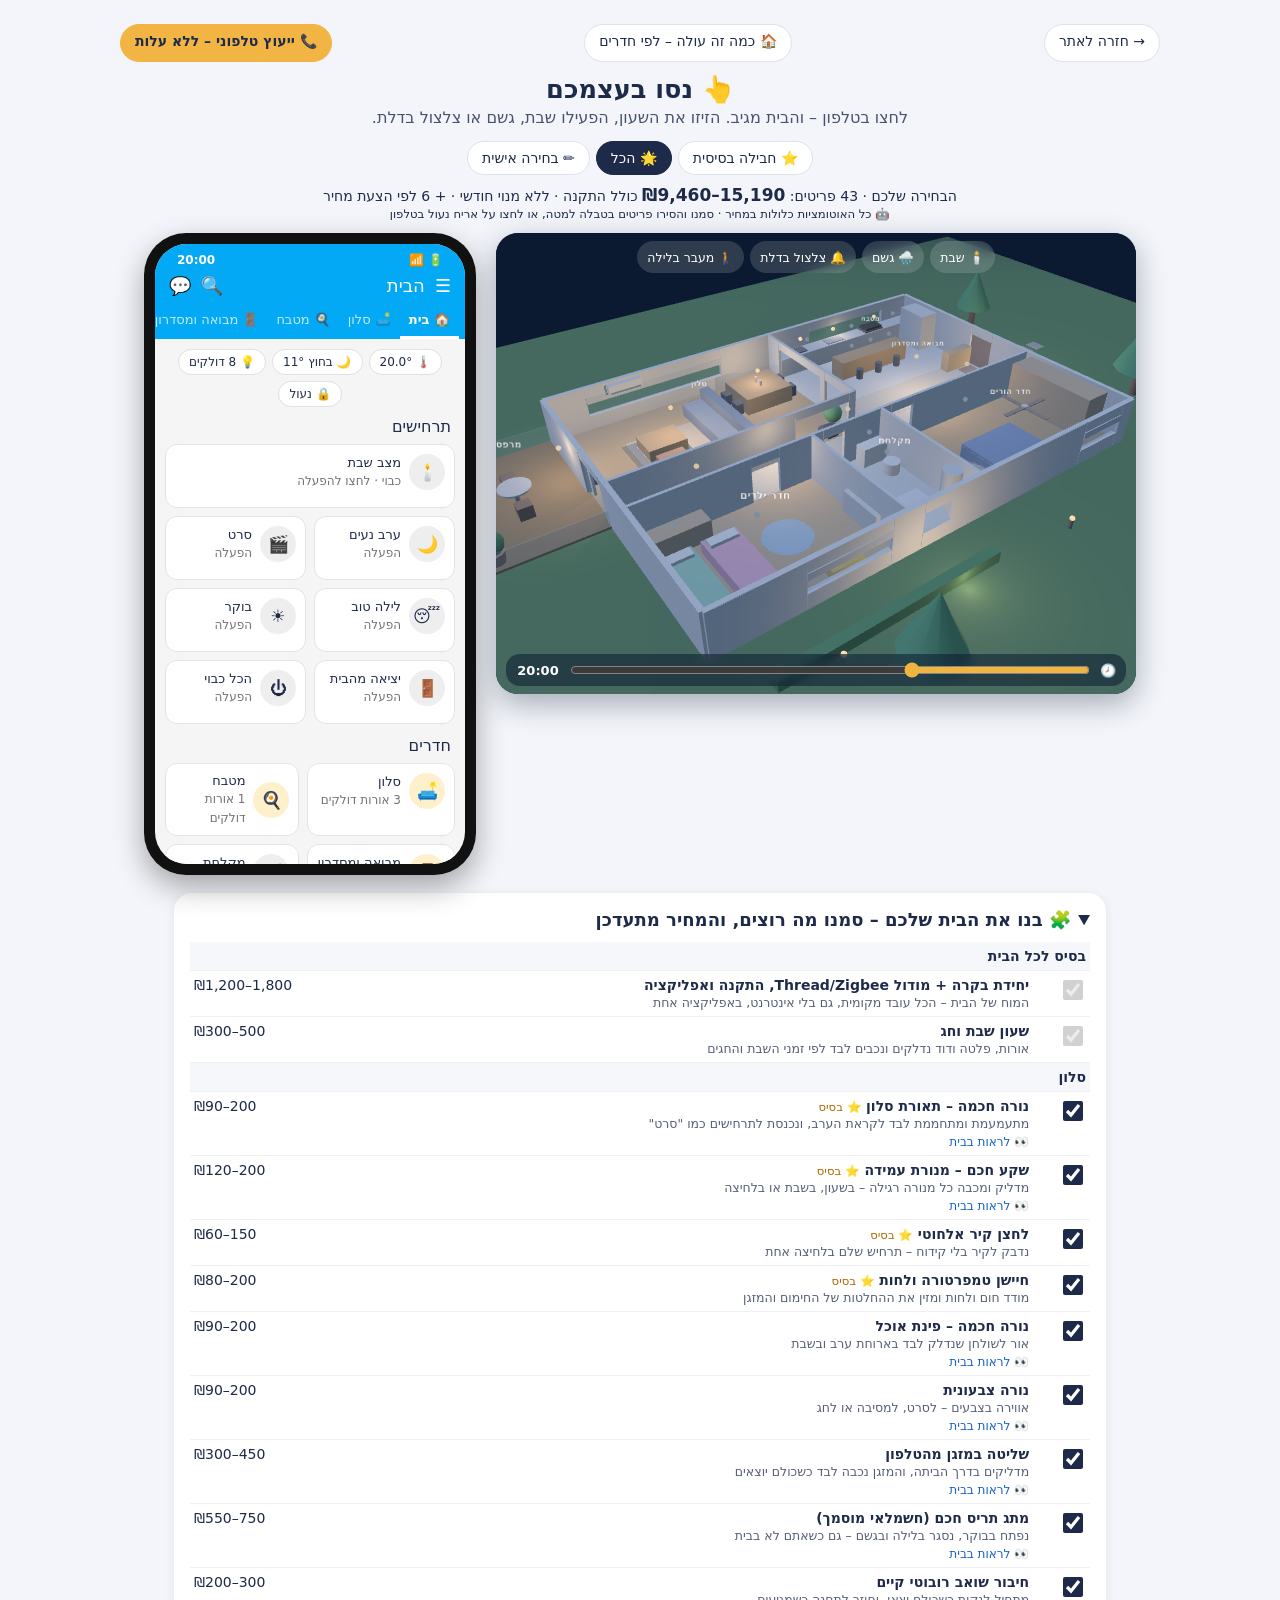
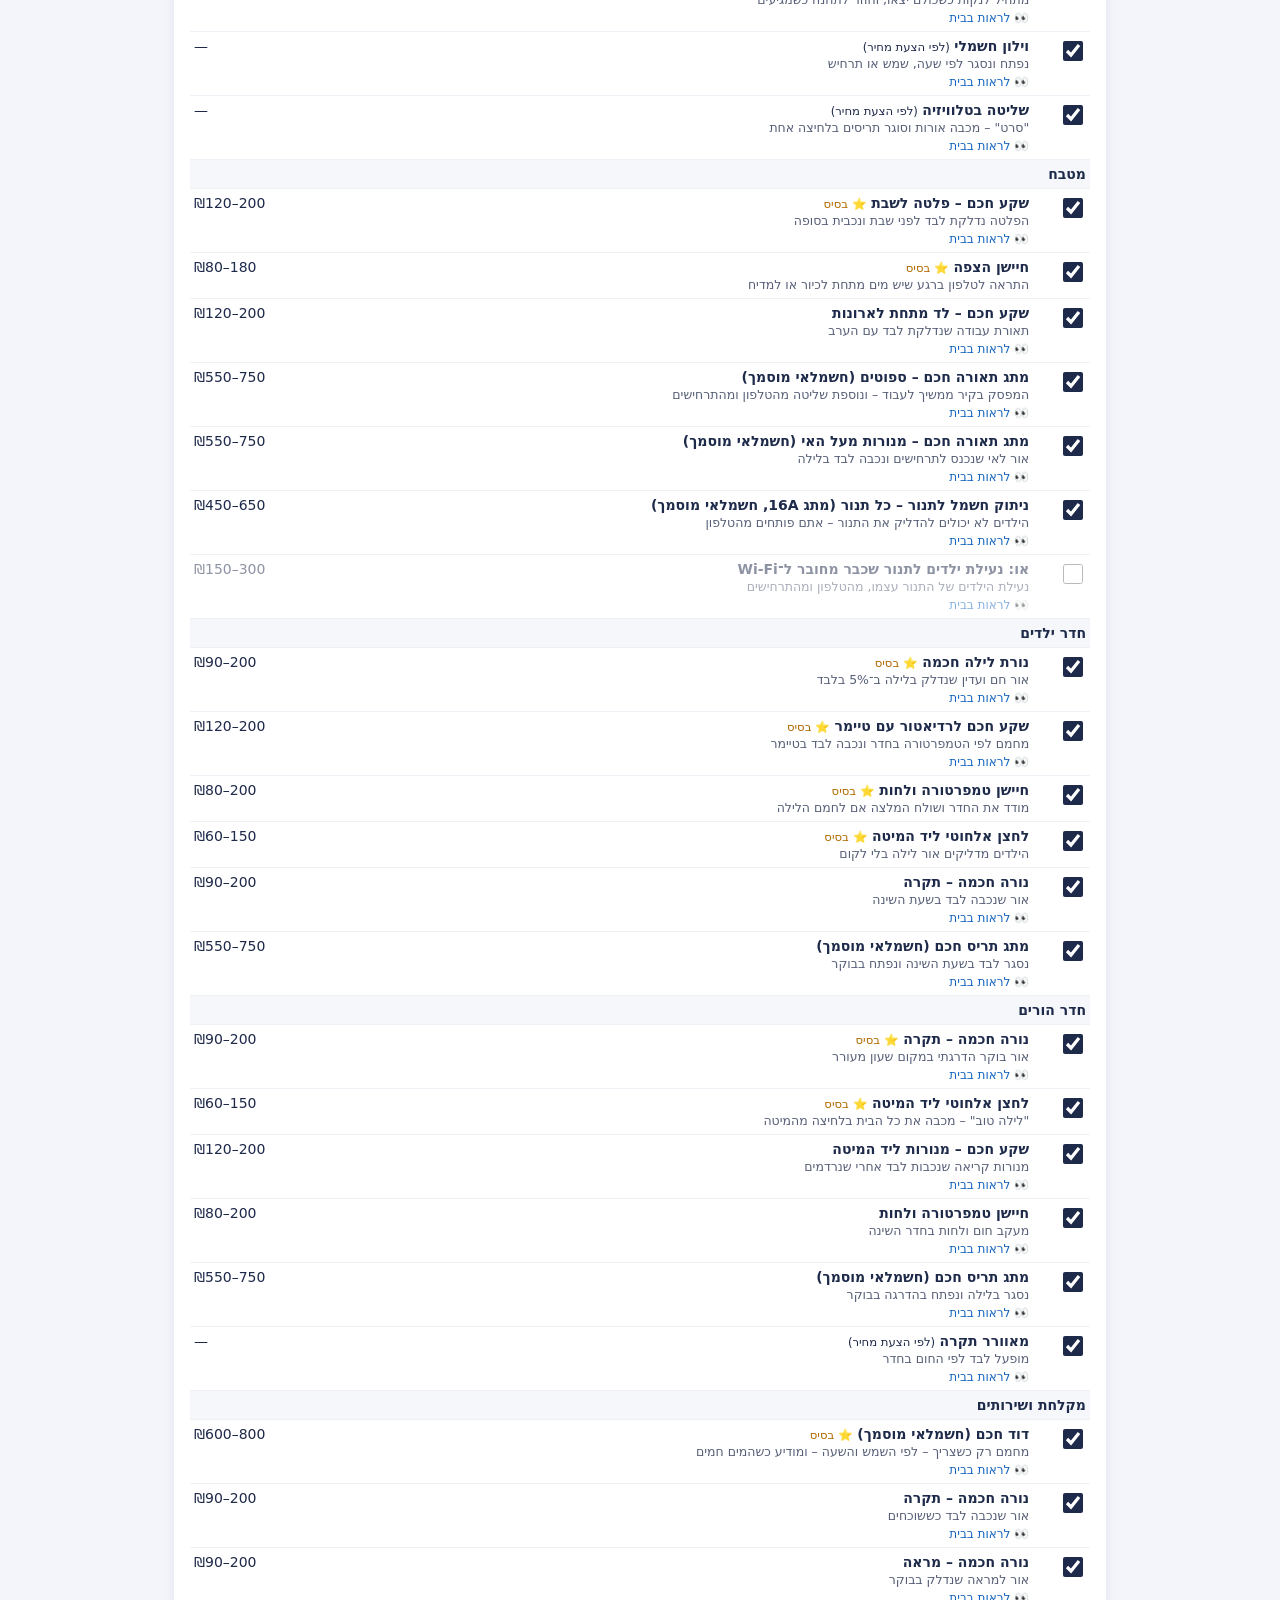
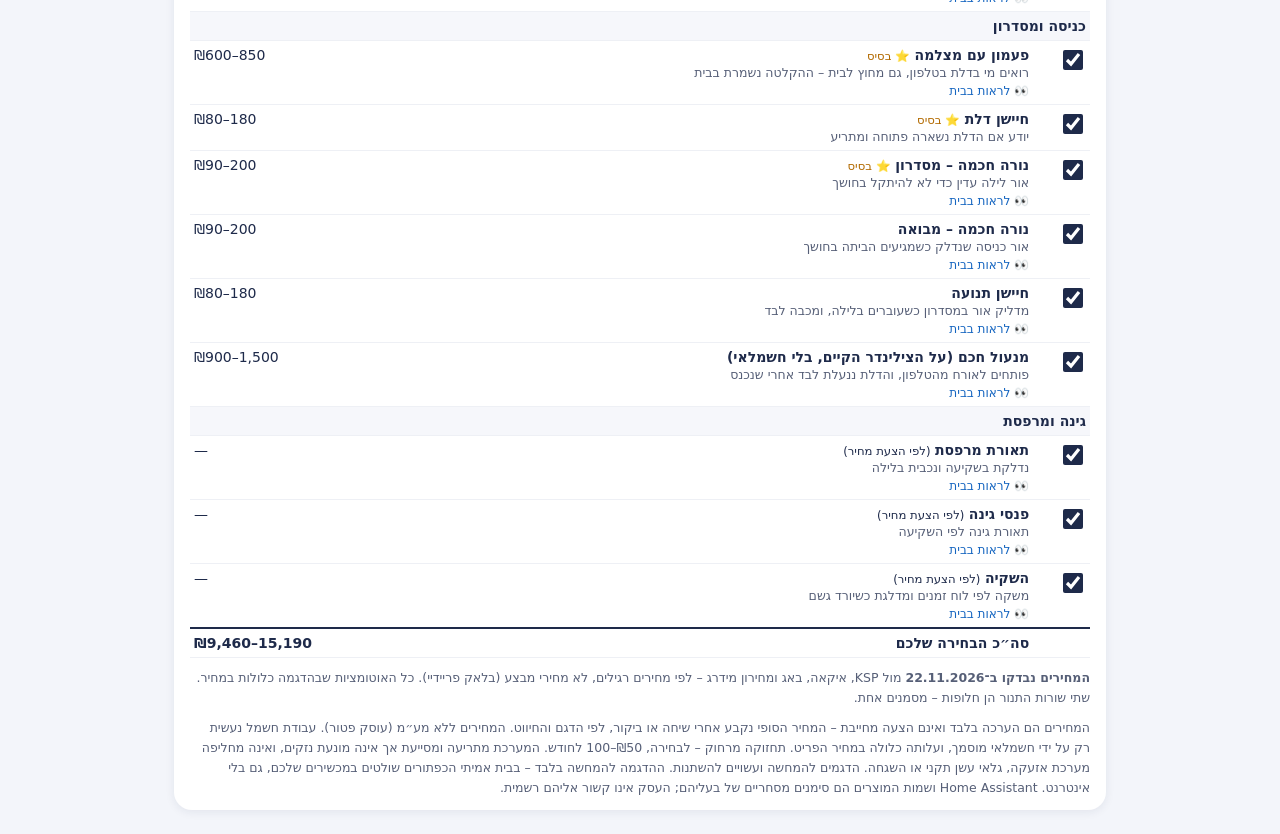
<file: yeutz.html>
<!DOCTYPE html><html lang="he" dir="rtl"><head><meta name="robots" content="noindex,nofollow"><meta charset="utf-8"><meta name="viewport" content="width=device-width,initial-scale=1"><title>הבית הנבון – דמו תלת־ממד</title>
<style>
/* VOICE: showroom at night. IDEA: a real apartment model you control from a Home Assistant phone. PICTURE: lit 3D home. COLOUR: night navy, warm light, HA app UI. LAYOUT: house (with world controls), then phone. */
body{margin:0;background:#f3f5fa;font-family:system-ui,-apple-system,"Segoe UI",Roboto,Arial,sans-serif;color:#1e2a4a}
#p3{max-width:1040px;margin:24px auto;padding:0 12px}
#p3 h2{text-align:center;margin:0 0 4px;font-size:1.6em}#p3 .sub{text-align:center;margin:0 0 14px;opacity:.8}
#p3 .wrap{display:flex;gap:20px;align-items:flex-start;justify-content:center;flex-wrap:wrap}
#p3 .house{flex:1 1 440px;max-width:640px;position:sticky;top:8px;z-index:2;border-radius:22px;overflow:hidden;background:#0b1a30;box-shadow:0 10px 30px #0b1a3055;touch-action:none}
#p3 canvas{display:block;width:100%;height:auto}
#p3 button{font:inherit;cursor:pointer;border:0;color:inherit;background:none}
#p3 .sim{position:absolute;top:8px;left:8px;right:8px;display:flex;gap:6px;flex-wrap:wrap;justify-content:center}
#p3 .sim button{background:#ffffff26;color:#fff;border-radius:16px;padding:6px 10px;font-size:12.5px;backdrop-filter:blur(6px);min-height:32px}
#p3 .sim button.on{background:#f0b441;color:#1e2a4a;font-weight:700}
#p3 .clock{position:absolute;bottom:8px;left:10px;right:10px;display:flex;align-items:center;gap:8px;color:#fff;font-size:13px;background:#0b1a3088;border-radius:14px;padding:6px 10px;backdrop-filter:blur(6px)}
#p3 .clock input{flex:1;accent-color:#f0b441}#p3 .clock b{min-width:44px;text-align:center}
#p3 .auto{position:absolute;top:52px;left:50%;transform:translate(-50%,-8px);background:#fff;color:#1e2a4a;border-radius:14px;padding:7px 12px;font-size:13px;box-shadow:0 6px 18px #0004;opacity:0;transition:opacity .4s,transform .4s;pointer-events:none;max-width:86%;text-align:center}
#p3 .auto.show{opacity:1;transform:translate(-50%,0)}
#p3 .phone{flex:0 0 310px;width:310px;background:#111;border-radius:42px;padding:11px;box-shadow:0 12px 30px #0005}
#p3 .scr{background:#f5f5f5;border-radius:32px;height:620px;overflow:hidden;position:relative;display:flex;flex-direction:column;font-family:Roboto,system-ui,sans-serif}
#p3 .bar{display:flex;justify-content:space-between;padding:9px 22px 2px;font-size:12px;font-weight:600;direction:ltr;background:#03a9f4;color:#fff}
#p3 .top{background:#03a9f4;color:#fff;display:flex;align-items:center;gap:10px;padding:6px 14px 8px;font-size:18px}#p3 .top b{flex:1;font-weight:500}
#p3 .tabs{display:flex;background:#03a9f4;overflow-x:auto;scrollbar-width:none;padding:0 6px}#p3 .tabs::-webkit-scrollbar{display:none}
#p3 .tab{flex:0 0 auto;color:#ffffffc0;padding:8px 9px 9px;font-size:13px;border-bottom:3px solid transparent}#p3 .tab.on{color:#fff;border-color:#fff;font-weight:600}
#p3 .shb{background:#3d2a5c;color:#fff;font-size:12.5px;padding:7px 12px;text-align:center}
#p3 .cnt{flex:1;overflow-y:auto;padding:10px 10px 16px}
#p3 .badges{display:flex;gap:6px;flex-wrap:wrap;justify-content:center;margin-bottom:10px}
#p3 .bdg{background:#fff;border:1px solid #e0e0e0;border-radius:18px;padding:5px 10px;font-size:12px}
#p3 .sec{font-size:16px;font-weight:500;margin:6px 4px 8px}
#p3 .grid{display:grid;grid-template-columns:1fr 1fr;gap:8px;margin-bottom:12px}
#p3 .tile{background:#fff;border:1px solid #e3e3e3;border-radius:12px;padding:9px;display:flex;flex-direction:column;gap:6px;cursor:pointer;min-height:44px}
#p3 .tile.wide{grid-column:1/-1}#p3 .dis .tile[data-open]{opacity:.55;pointer-events:none}
#p3 .th{display:flex;align-items:center;gap:8px}
#p3 .ti{width:36px;height:36px;border-radius:50%;flex:0 0 36px;display:grid;place-items:center;font-size:17px;background:#eeeeee;transition:background .6s}
#p3 .tx{min-width:0}#p3 .tx b{display:block;font-size:13px;font-weight:500;white-space:nowrap;overflow:hidden;text-overflow:ellipsis}#p3 .tx span{font-size:12px;color:#727272}
#p3 .feat{display:flex;gap:6px}#p3 .feat button{flex:1;background:#f1f1f1;border-radius:10px;padding:6px 0;font-size:13px}
#p3 .tile input[type=range]{width:100%;margin:0;accent-color:#ffb300}
#p3 .sh{position:absolute;inset:0;background:#0006;display:flex;align-items:flex-end;opacity:0;pointer-events:none;transition:opacity .3s;z-index:5}
#p3 .sh.open{opacity:1;pointer-events:auto}
#p3 .sheet{background:#fff;width:100%;border-radius:24px 24px 0 0;padding:10px 16px 18px;transform:translateY(100%);transition:transform .35s}
#p3 .sh.open .sheet{transform:none}
#p3 .hdl{width:40px;height:4px;border-radius:2px;background:#ccc;margin:0 auto 10px}
#p3 .sheet h3{margin:0 0 2px;font-size:17px;font-weight:500;text-align:center}#p3 .sheet .st{text-align:center;color:#727272;font-size:13px;margin-bottom:10px}
#p3 .vs{width:110px;height:240px;margin:0 auto 12px;border-radius:26px;background:#eee;position:relative;overflow:hidden;touch-action:none;cursor:ns-resize}
#p3 .vs i{position:absolute;bottom:0;left:0;right:0;background:#ffb300;transition:height .25s}
#p3 .acts{display:flex;gap:8px;justify-content:center;flex-wrap:wrap}#p3 .acts button{background:#f1f1f1;border-radius:14px;padding:8px 12px;font-size:13px}#p3 .acts button.on{background:#1e2a4a;color:#fff}
#p3 .dot{width:30px;height:30px;border-radius:50%!important;padding:0!important}
#p3 .cam{border-radius:14px;overflow:hidden;margin-bottom:10px;background:#111}#p3 .cam svg{display:block;width:100%}
#p3 .note{text-align:center;font-size:12px;opacity:.6;margin-top:10px}
#p3 .err{color:#fff;padding:40px;text-align:center}
#p3 .nav{display:flex;gap:8px;flex-wrap:wrap;justify-content:space-between;align-items:center;margin-bottom:12px}
#p3 .nav a{color:#1e2a4a;text-decoration:none;background:#fff;border:1px solid #dde2ee;border-radius:20px;padding:8px 14px;font-size:14px;min-height:20px}#p3 .nav a.cta{background:#f2b544;border-color:#f2b544;font-weight:700}
#p3 .plans{display:flex;gap:6px;justify-content:center;flex-wrap:wrap;margin:0 0 12px}#p3 .plans button{background:#fff;border:1px solid #dde2ee;border-radius:20px;padding:8px 14px;font-size:14px}#p3 .plans button.on{background:#1e2a4a;color:#fff;border-color:#1e2a4a}
#p3 .plans .sum{width:100%;text-align:center;font-size:14px;margin-top:4px}#p3 .plans .sum b{font-size:17px}
#p3 .tile.lock{opacity:.5}#p3 .tile .tag{font-size:11px;color:#b26a00;background:#fff4e0;border-radius:8px;padding:1px 6px;align-self:flex-start}
#p3 details.price{max-width:900px;margin:18px auto 0;background:#fff;border-radius:18px;padding:12px 16px;box-shadow:0 2px 10px #1e2a4a14}
#p3 details.price summary{font-size:18px;font-weight:700;cursor:pointer;padding:4px 0}
#p3 .pt{width:100%;border-collapse:collapse;font-size:14px;margin-top:8px}#p3 .pt td{padding:6px 4px;border-bottom:1px solid #eef0f5;vertical-align:top}#p3 .pt td.n{white-space:nowrap;text-align:left;direction:ltr}#p3 .pt tr.rm td{font-weight:700;background:#f6f7fb}
#p3 .pt tr.k{cursor:pointer}#p3 .pt tr.k:not(.sel) td{opacity:.5}#p3 .pt tr.core{cursor:default}#p3 .pt input{width:20px;height:20px;accent-color:#1e2a4a}#p3 .pt .ds{font-size:12.5px;opacity:.75;margin-top:2px}#p3 .pt .bs{color:#b26a00}#p3 .pt .see{font-size:12px;color:#1565c0;padding:4px 0 0}#p3 .pt tr.tot td{font-weight:700;border-top:2px solid #1e2a4a}#p3 .pt .ok{color:#2e7d32}#p3 .pt .no{color:#aaa}#p3 .disc{font-size:12.5px;opacity:.75;line-height:1.6;margin-top:10px}

@media (max-width:700px){#p3 .house{flex-basis:100%}#p3 .scr{height:520px}#p3 .sim button{padding:5px 8px;font-size:12px}}
@media (prefers-reduced-motion:reduce){#p3 *{transition:none!important}}
</style></head><body>
<section id="p3" dir="rtl" aria-label="דמו אינטראקטיבי: שליטה בבית מהטלפון">
<div class="nav" id="p3nav"><a href="./">→ חזרה לאתר</a><a href="rooms.html">🏠 כמה זה עולה – לפי חדרים</a><a class="cta" href="./#contact">📞 ייעוץ טלפוני – ללא עלות</a></div>
<h2>👆 נסו בעצמכם</h2><p class="sub">לחצו בטלפון – והבית מגיב. הזיזו את השעון, הפעילו שבת, גשם או צלצול בדלת.</p>
<div class="plans" id="p3pl"></div>
<div class="wrap">
<div class="house"><canvas id="p3c"></canvas>
<div class="sim"><button data-sim="shabbat">🕯️ שבת</button><button data-sim="rain">🌧️ גשם</button><button data-sim="bell">🔔 צלצול בדלת</button><button data-sim="walk">🚶 מעבר בלילה</button></div>
<div class="auto" id="p3a" role="status" aria-live="polite"></div>
<div class="clock"><span>🕗</span><input type="range" id="p3h" min="12" max="35.75" step="0.25" value="20" aria-label="שעה ביום"><b id="p3hl">20:00</b></div>
</div>
<div class="phone"><div class="scr">
<div class="bar"><span id="p3bt">20:00</span><span>📶 🔋</span></div>
<div class="top"><span>☰</span><b>הבית</b><span>🔍</span><span>💬</span></div>
<div class="tabs" id="p3t"></div><div id="p3b"></div>
<div class="cnt" id="p3v"></div>
<div class="sh" id="p3s"><div class="sheet" id="p3sh"></div></div>
</div></div>
</div>
<details class="price" id="p3pr" open><summary>🧩 בנו את הבית שלכם – סמנו מה רוצים, והמחיר מתעדכן</summary><div id="p3pt"></div>
<div class="disc"><b>המחירים נבדקו ב־22.11.2026</b> מול KSP, איקאה, באג ומחירון מידרג – לפי מחירים רגילים, לא מחירי מבצע (בלאק פריידיי). כל האוטומציות שבהדגמה כלולות במחיר. שתי שורות התנור הן חלופות – מסמנים אחת.</div>
<div class="disc">המחירים הם הערכה בלבד ואינם הצעה מחייבת – המחיר הסופי נקבע אחרי שיחה או ביקור, לפי הדגם והחיווט. המחירים ללא מע״מ (עוסק פטור). עבודת חשמל נעשית רק על ידי חשמלאי מוסמך, ועלותה כלולה במחיר הפריט. תחזוקה מרחוק – לבחירה, ₪50–100 לחודש. המערכת מתריעה ומסייעת אך אינה מונעת נזקים, ואינה מחליפה מערכת אזעקה, גלאי עשן תקני או השגחה. הדגמים להמחשה ועשויים להשתנות. ההדגמה להמחשה בלבד – בבית אמיתי הכפתורים שולטים במכשירים שלכם, גם בלי אינטרנט. Home Assistant ושמות המוצרים הם סימנים מסחריים של בעליהם; העסק אינו קשור אליהם רשמית.</div></details>
</section>
<script src="js/three.min.js"></script>
<script>
{
const $=s=>document.querySelector('#p3 '+s);
// ---------- plan & devices ----------
const R={home:{n:'בית',i:'🏠'},
living:{n:'סלון',i:'🛋️',r:[[10,10,320,200]],fl:0xb08a62},kitchen:{n:'מטבח',i:'🍳',r:[[330,10,260,140]],fl:0xd5d9df},
hall:{n:'מבואה ומסדרון',i:'🚪',r:[[330,150,260,60],[10,210,580,50]],fl:0xcfc6b8},bath:{n:'מקלחת',i:'🚿',r:[[230,260,100,160]],fl:0xc9d3dc},
kids:{n:'חדר ילדים',i:'🧸',r:[[10,260,220,160]],fl:0xb69470},parents:{n:'חדר הורים',i:'🛏️',r:[[330,260,260,160]],fl:0xa9845d},out:{n:'גינה ומרפסת',i:'🌳'}};
const DV=[['living','lc','light','תאורת סלון',{b:60,tone:'warm'}],['living','ld','light','מנורת פינת אוכל',{b:70,tone:'warm'}],['living','ll','light','מנורה צבעונית',{b:40,tone:'color',c:'#ff4f7b'}],['living','lf','light','מנורת עמידה',{b:50,tone:'warm'}],['living','ls','shutter','תריס סלון',{pos:100}],['living','cur','curtain','וילון למרפסת',{pos:100}],['living','ac','ac','מזגן',{t:23}],['living','tv','tv','טלוויזיה',{}],['living','vac','vac','שואב שוטף',{mode:'both'}],
['kitchen','ks','light','ספוטים',{b:80,tone:'cool'}],['kitchen','kp','light','מנורות מעל האי',{b:60,tone:'warm'}],['kitchen','kl','light','לד מתחת לארונות',{b:100,tone:'warm',nodim:1}],['kitchen','pl','plate','פלטה',{}],['kitchen','ov','oven','חשמל לתנור',{}],
['hall','eh','light','תאורת מבואה',{b:60,tone:'warm'}],['hall','co','light','תאורת מסדרון',{b:40,tone:'warm'}],['hall','lk','lock','דלת כניסה',{on:1}],['hall','bell','bell','מצלמת פעמון',{}],['hall','mo','motion','חיישן תנועה',{}],
['bath','bl','light','תאורה',{b:100,tone:'cool',nodim:1}],['bath','bm','light','תאורת מראה',{b:100,tone:'cool',nodim:1}],['bath','bo','boiler','דוד מים',{m:45}],
['kids','kc','light','תאורת תקרה',{b:70,tone:'warm'}],['kids','kn','light','מנורת לילה',{b:5,tone:'warm'}],['kids','ht','heater','רדיאטור',{temp:20.4}],['kids','kss','shutter','תריס',{pos:100}],
['parents','pc','light','תאורת תקרה',{b:70,tone:'warm'}],['parents','pb','light','מנורות ליד המיטה',{b:30,tone:'warm'}],['parents','fan','fan','מאוורר תקרה',{}],['parents','ps','shutter','תריס',{pos:100}],['parents','pt','temp','טמפרטורה',{temp:20.1}],
['out','ob','light','תאורת מרפסת',{b:70,tone:'warm'}],['out','og','light','פנסי גינה',{b:80,tone:'warm'}],['out','ir','irr','השקיה',{}]];
const D={};for(const[r,id,k,n,o]of DV)D[id]=Object.assign({id,r,k,n,on:0},o);
const L=[5,10,20,30,40,50,60,75,90,100];
const SC=[['🌙','ערב נעים',{lc:[1,30,'warm'],ld:[1,50],ll:[1,40],lf:[1,50],kl:[1],kp:[1,40],eh:[1,30],ob:[1,60],og:[1,70]}],['🎬','סרט',{ll:[1,10],tv:[1],ls:[0],cur:[0]}],['😴','לילה טוב',{kn:[1,5],co:[1,5],ls:[0],kss:[0],ps:[0],cur:[0],lk:[1]}],['☀️','בוקר',{ls:[100],kss:[100],ps:[100],cur:[100],ks:[1,80,'cool']}],['🚪','יציאה מהבית',{lk:[1],ls:[0],kss:[0],ps:[0],vac:[1],ov:[0],ac:[0],fan:[0]}],['⏻','הכל כבוי',{}]];
let view='home',scene=null,sheet=null,hr=20,shab=false,rain=false,lastAuto='';
const IC={light:'💡',shutter:'🪟',curtain:'🪟',ac:'❄️',tv:'📺',vac:'🤖',oven:'🍞',plate:'🍲',lock:'🔒',boiler:'♨️',heater:'🔥',temp:'🌡️',irr:'💧',fan:'🌀',bell:'🔔',motion:'🚶'};
const COL={light:'#ffb300',shutter:'#8e44ad',curtain:'#00897b',ac:'#03a9f4',tv:'#5c6bc0',vac:'#26a69a',oven:'#f4511e',plate:'#f4511e',lock:'#43a047',boiler:'#ff7043',heater:'#ff7043',irr:'#29b6f6',fan:'#03a9f4',bell:'#5c6bc0',motion:'#7e57c2'};
const hh=h=>{h=((h%24)+24)%24;return String(Math.floor(h)).padStart(2,'0')+':'+String(Math.round((h%1)*60)).padStart(2,'0')};
function stateTxt(d){switch(d.k){
 case'light':return d.on?(d.nodim?'דולק':'דולק · '+d.b+'%'):'כבוי';
 case'shutter':case'curtain':return d.pos==100?'פתוח':d.pos==0?'סגור':'פתוח · '+d.pos+'%';
 case'ac':return d.on?'חימום · '+d.t+'°':'כבוי';case'tv':return d.on?'דולקת':'כבויה';case'fan':return d.on?'פועל':'כבוי';
 case'vac':return d.on?({vac:'שואב…',mop:'שוטף…',both:'שואב ושוטף…'})[d.mode]:'בתחנה · '+({vac:'שאיבה',mop:'שטיפה',both:'שאיבה ושטיפה'})[d.mode];case'oven':return d.on?'חשמל פתוח':'נעול לילדים';case'plate':return d.on?'פועלת':'כבויה';
 case'lock':return d.on?'נעולה':'פתוחה';case'boiler':return d.on?'מחמם · עוד '+d.m+' דק׳':'כבוי';
 case'heater':return (d.on?'מחמם · ':'כבוי · ')+d.temp.toFixed(1)+'°';case'temp':return d.temp.toFixed(1)+'°';case'irr':return d.on?'משקה…':'כבוי';
 case'bell':return d.on?'צלצול עכשיו!':'אין צלצולים';case'motion':return d.on?'זוהתה תנועה':'אין תנועה'}}
const isOn=d=>d.k=='shutter'||d.k=='curtain'?d.pos>0:d.k=='temp'?0:!!d.on;
const icon=d=>d.k=='lock'&&!d.on?'🔓':IC[d.k];

// ---------- build-your-home catalog: [name, lo, hi, pkg, deviceId, what-it-does, group] ----------
// pkg: core = always included · base = in the basic package · add = add-on · quote = priced per quote. All automations are included.
const PR=[['בסיס לכל הבית',[['יחידת בקרה + מודול Thread/Zigbee, התקנה ואפליקציה',1200,1800,'core','','המוח של הבית – הכל עובד מקומית, גם בלי אינטרנט, באפליקציה אחת'],['שעון שבת וחג',300,500,'core','','אורות, פלטה ודוד נדלקים ונכבים לבד לפי זמני השבת והחגים']]],
['סלון',[['נורה חכמה – תאורת סלון',90,200,'base','lc','מתעמעמת ומתחממת לבד לקראת הערב, ונכנסת לתרחישים כמו "סרט"'],['שקע חכם – מנורת עמידה',120,200,'base','lf','מדליק ומכבה כל מנורה רגילה – בשעון, בשבת או בלחיצה'],['לחצן קיר אלחוטי',60,150,'base','','נדבק לקיר בלי קידוח – תרחיש שלם בלחיצה אחת'],['חיישן טמפרטורה ולחות',80,200,'base','','מודד חום ולחות ומזין את ההחלטות של החימום והמזגן'],['נורה חכמה – פינת אוכל',90,200,'add','ld','אור לשולחן שנדלק לבד בארוחת ערב ובשבת'],['נורה צבעונית',90,200,'add','ll','אווירה בצבעים – לסרט, למסיבה או לחג'],['שליטה במזגן מהטלפון',300,450,'add','ac','מדליקים בדרך הביתה, והמזגן נכבה לבד כשכולם יוצאים'],['מתג תריס חכם (חשמלאי מוסמך)',550,750,'add','ls','נפתח בבוקר, נסגר בלילה ובגשם – גם כשאתם לא בבית'],['חיבור שואב רובוטי קיים',200,300,'add','vac','מתחיל לנקות כשכולם יצאו, וחוזר לתחנה כשמגיעים'],['וילון חשמלי',0,0,'quote','cur','נפתח ונסגר לפי שעה, שמש או תרחיש'],['שליטה בטלוויזיה',0,0,'quote','tv','"סרט" – מכבה אורות וסוגר תריסים בלחיצה אחת']]],
['מטבח',[['שקע חכם – פלטה לשבת',120,200,'base','pl','הפלטה נדלקת לבד לפני שבת ונכבית בסופה'],['חיישן הצפה',80,180,'base','','התראה לטלפון ברגע שיש מים מתחת לכיור או למדיח'],['שקע חכם – לד מתחת לארונות',120,200,'add','kl','תאורת עבודה שנדלקת לבד עם הערב'],['מתג תאורה חכם – ספוטים (חשמלאי מוסמך)',550,750,'add','ks','המפסק בקיר ממשיך לעבוד – ונוספת שליטה מהטלפון ומהתרחישים'],['מתג תאורה חכם – מנורות מעל האי (חשמלאי מוסמך)',550,750,'add','kp','אור לאי שנכנס לתרחישים ונכבה לבד בלילה'],['ניתוק חשמל לתנור – כל תנור (מתג 16A, חשמלאי מוסמך)',450,650,'add','ov','הילדים לא יכולים להדליק את התנור – אתם פותחים מהטלפון','oven'],['או: נעילת ילדים לתנור שכבר מחובר ל־Wi‑Fi',150,300,'add','ov','נעילת הילדים של התנור עצמו, מהטלפון ומהתרחישים','oven']]],
['חדר ילדים',[['נורת לילה חכמה',90,200,'base','kn','אור חם ועדין שנדלק בלילה ב־5% בלבד'],['שקע חכם לרדיאטור עם טיימר',120,200,'base','ht','מחמם לפי הטמפרטורה בחדר ונכבה לבד בטיימר'],['חיישן טמפרטורה ולחות',80,200,'base','','מודד את החדר ושולח המלצה אם לחמם הלילה'],['לחצן אלחוטי ליד המיטה',60,150,'base','','הילדים מדליקים אור לילה בלי לקום'],['נורה חכמה – תקרה',90,200,'add','kc','אור שנכבה לבד בשעת השינה'],['מתג תריס חכם (חשמלאי מוסמך)',550,750,'add','kss','נסגר לבד בשעת השינה ונפתח בבוקר']]],
['חדר הורים',[['נורה חכמה – תקרה',90,200,'base','pc','אור בוקר הדרגתי במקום שעון מעורר'],['לחצן אלחוטי ליד המיטה',60,150,'base','','"לילה טוב" – מכבה את כל הבית בלחיצה מהמיטה'],['שקע חכם – מנורות ליד המיטה',120,200,'add','pb','מנורות קריאה שנכבות לבד אחרי שנרדמים'],['חיישן טמפרטורה ולחות',80,200,'add','pt','מעקב חום ולחות בחדר השינה'],['מתג תריס חכם (חשמלאי מוסמך)',550,750,'add','ps','נסגר בלילה ונפתח בהדרגה בבוקר'],['מאוורר תקרה',0,0,'quote','fan','מופעל לבד לפי החום בחדר']]],
['מקלחת ושירותים',[['דוד חכם (חשמלאי מוסמך)',600,800,'base','bo','מחמם רק כשצריך – לפי השמש והשעה – ומודיע כשהמים חמים'],['נורה חכמה – תקרה',90,200,'add','bl','אור שנכבה לבד כששוכחים'],['נורה חכמה – מראה',90,200,'add','bm','אור למראה שנדלק בבוקר']]],
['כניסה ומסדרון',[['פעמון עם מצלמה',600,850,'base','bell','רואים מי בדלת בטלפון, גם מחוץ לבית – ההקלטה נשמרת בבית'],['חיישן דלת',80,180,'base','','יודע אם הדלת נשארה פתוחה ומתריע'],['נורה חכמה – מסדרון',90,200,'base','co','אור לילה עדין כדי לא להיתקל בחושך'],['נורה חכמה – מבואה',90,200,'add','eh','אור כניסה שנדלק כשמגיעים הביתה בחושך'],['חיישן תנועה',80,180,'add','mo','מדליק אור במסדרון כשעוברים בלילה, ומכבה לבד'],['מנעול חכם (על הצילינדר הקיים, בלי חשמלאי)',900,1500,'add','lk','פותחים לאורח מהטלפון, והדלת ננעלת לבד אחרי שנכנס']]],
['גינה ומרפסת',[['תאורת מרפסת',0,0,'quote','ob','נדלקת בשקיעה ונכבית בלילה'],['פנסי גינה',0,0,'quote','og','תאורת גינה לפי השקיעה'],['השקיה',0,0,'quote','ir','משקה לפי לוח זמנים ומדלגת כשיורד גשם']]]];
const IT={},CAT={};PR.forEach(([,it],r)=>it.forEach(([n,lo,hi,pkg,id,ds,g],i)=>{const k=r+'.'+i;IT[k]={k,n,lo,hi,pkg,id,ds,g};if(id)(CAT[id]=CAT[id]||[]).push(k)}));
const PRESET={base:k=>['core','base'].includes(IT[k].pkg),full:k=>!(IT[k].g&&IT[k].n.startsWith('או:'))};
let sel=new Set(Object.keys(IT).filter(PRESET.full));
const locked=id=>CAT[id]&&D[id]?!CAT[id].some(k=>sel.has(k)):false;
const isPreset=p=>Object.keys(IT).every(k=>sel.has(k)==PRESET[p](k));
const money=(a,b)=>`<bdi dir="ltr">₪${a.toLocaleString()}–${b.toLocaleString()}</bdi>`;
function devOff(id){const d=D[id];if(!d)return;if(d.k=='shutter'||d.k=='curtain')d.pos=100;else if(d.k!='lock')d.on=0}
function tog(k,on,quiet){const it=IT[k];if(!it||it.pkg=='core')return;if(on===undefined)on=!sel.has(k);
 if(on){if(it.g)for(const o in IT)if(IT[o].g==it.g&&o!=k)sel.delete(o);sel.add(k);if(it.id&&D[it.id]){const d=D[it.id];if(d.k=='light')apply(d.id,{on:1});else if(d.k=='shutter'||d.k=='curtain')apply(d.id,{pos:100})}}
 else{sel.delete(k);if(it.id&&locked(it.id))devOff(it.id)}
 if(!quiet)say(on?`➕ ${it.n}: ${it.ds}`:`➖ ${it.n} הוסר מהבחירה`);plansUI();ui()}
function plansUI(){let lo=0,hi=0,n=0,q=0;for(const k of sel){const it=IT[k];if(it.lo){lo+=it.lo;hi+=it.hi}else q++;n++}
 const cur=isPreset('base')?'base':isPreset('full')?'full':'';
 $('#p3pl').innerHTML=`<button class="${cur=='base'?'on':''}" data-plan="base">⭐ חבילה בסיסית</button><button class="${cur=='full'?'on':''}" data-plan="full">🌟 הכל</button><button class="${cur?'':'on'}" data-plan="mine">✏️ בחירה אישית</button><div class="sum">הבחירה שלכם · ${n} פריטים: <b style="unicode-bidi:isolate">${money(lo,hi)}</b> כולל התקנה · ללא מנוי חודשי${q?` · + ${q} לפי הצעת מחיר`:''}<br><small>🤖 כל האוטומציות כלולות במחיר · סמנו והסירו פריטים בטבלה למטה, או לחצו על אריח נעול בטלפון</small></div>`;
 $('#p3pt').innerHTML='<table class="pt">'+PR.map(([r,it],ri)=>`<tr class="rm"><td colspan="3">${r}</td></tr>`+it.map((x,i)=>{const k=ri+'.'+i,o=IT[k],on=sel.has(k);
  return `<tr class="k${on?' sel':''}${o.pkg=='core'?' core':''}" data-ck="${k}"><td><input type="checkbox" ${on?'checked':''} ${o.pkg=='core'?'disabled':''} aria-label="${o.n}"></td><td><b>${o.n}</b>${o.pkg=='base'?' <small class="bs">⭐ בסיס</small>':''}${o.pkg=='quote'?' <small>(לפי הצעת מחיר)</small>':''}<div class="ds">${o.ds}</div>${o.id&&D[o.id]?`<button class="see" data-see="${o.id}">👀 לראות בבית</button>`:''}</td><td class="n">${o.lo?money(o.lo,o.hi):'—'}</td></tr>`}).join('')).join('')+`<tr class="tot"><td></td><td>סה״כ הבחירה שלכם</td><td class="n">${money(lo,hi)}</td></tr></table>`}
function toHouse(){const h=$('.house');try{if(window.frameElement){const f=frameElement.getBoundingClientRect();parent.scrollTo({top:parent.scrollY+f.top+h.getBoundingClientRect().top-8,behavior:'smooth'});return}}catch(e){}h.scrollIntoView({behavior:'smooth',block:'start'})}
document.getElementById('p3pl').addEventListener('click',e=>{const b=e.target.closest('[data-plan]');if(!b||b.dataset.plan=='mine'){if(b)$('#p3pr').scrollIntoView({behavior:'smooth'});return}
 sel=new Set(Object.keys(IT).filter(PRESET[b.dataset.plan]));for(const id in CAT)if(locked(id))devOff(id);plansUI();ui()});
document.getElementById('p3pt').addEventListener('click',e=>{const sb=e.target.closest('[data-see]');
 if(sb){const id=sb.dataset.see,d=D[id];const k=CAT[id].find(x=>sel.has(x));if(!k)tog(CAT[id][0],true,1);view=d.r;ui();if(window.P3)P3.focus(view);say(`${IT[k||CAT[id][0]].n}: ${IT[k||CAT[id][0]].ds}`);toHouse();return}
 const tr=e.target.closest('[data-ck]');if(tr){e.preventDefault();tog(tr.dataset.ck)}});
const lockTxt=id=>{const c=IT[CAT[id][0]];return c.pkg=='quote'?'לפי הצעת מחיר':`תוספת · ₪${c.lo}–${c.hi}`};
function tile(d){const on=isOn(d),c=COL[d.k]||'#999';let f='';
 if(d.k=='shutter'||d.k=='curtain')f=`<div class="feat"><button data-sh="${d.id}" data-v="100" aria-label="פתח">▲</button><button data-sh="${d.id}" data-v="50" aria-label="חצי">◼</button><button data-sh="${d.id}" data-v="0" aria-label="סגור">▼</button></div>`;
 if(d.k=='light'&&d.on&&!d.nodim){const bi=L.reduce((m,v,i)=>Math.abs(v-d.b)<Math.abs(L[m]-d.b)?i:m,0);f=`<input type="range" min="0" max="9" value="${bi}" data-br="${d.id}" aria-label="בהירות">`}
 if(locked(d.id))return `<div class="tile lock" data-lock="${d.id}"><div class="th"><span class="ti">${icon(d)}</span><div class="tx"><b>${d.n}</b><span>לא בבחירה – לחצו להוספה</span></div></div><span class="tag">➕ ${lockTxt(d.id)}</span></div>`;
 return `<div class="tile${f?' wide':''}" data-open="${d.id}"><div class="th"><button class="ti" data-tg="${d.id}" style="${on?`background:${c}33;color:${c}`:''}" aria-label="הפעלה/כיבוי">${icon(d)}</button><div class="tx"><b>${d.n}</b><span>${stateTxt(d)}</span></div></div>${f}</div>`}
function ui(){
 $('#p3t').innerHTML=Object.keys(R).map(k=>`<button class="tab ${k==view?'on':''}" data-view="${k}">${R[k].i} ${R[k].n}</button>`).join('');
 $('#p3b').innerHTML=shab?'<div class="shb">🕯️ מצב שבת – הבית עובד לבד לפי שעון השבת</div>':'';$('#p3bt').textContent=hh(hr);
 let h='';
 if(view=='home'){const lo=Object.values(D).filter(d=>d.k=='light'&&d.on).length;
  h=`<div class="badges"><span class="bdg">🌡️ ${D.pt.temp.toFixed(1)}°</span><span class="bdg">${rain?'🌧️ יורד גשם':'🌙 בחוץ 11°'}</span><span class="bdg">💡 ${lo} דולקים</span><span class="bdg">${D.lk.on?'🔒 נעול':'🔓 פתוח'}</span></div>`;
  h+=`<div class="sec">תרחישים</div><div class="grid"><div class="tile wide" data-shab="1"><div class="th"><span class="ti" style="${shab?'background:#7e57c233':''}">🕯️</span><div class="tx"><b>מצב שבת</b><span>${shab?'פעיל – שעון שבת אוטומטי':'כבוי · לחצו להפעלה'}</span></div></div></div>${SC.map(([i,n])=>`<div class="tile" data-scene="${n}"><div class="th"><span class="ti" style="${scene==n?'background:#03a9f433':''}">${i}</span><div class="tx"><b>${n}</b><span>${scene==n?'פעיל':'הפעלה'}</span></div></div></div>`).join('')}</div>`;
  h+=`<div class="sec">חדרים</div><div class="grid">${Object.keys(R).filter(k=>k!='home').map(k=>{const n=Object.values(D).filter(d=>d.r==k&&d.k=='light'&&d.on).length;return `<div class="tile" data-view="${k}"><div class="th"><span class="ti" style="${n?'background:#ffb30033':''}">${R[k].i}</span><div class="tx"><b>${R[k].n}</b><span>${n?n+' אורות דולקים':'הכל כבוי'}</span></div></div></div>`}).join('')}</div>`}
 else h=`<div class="sec">${R[view].i} ${R[view].n}</div><div class="grid">${Object.values(D).filter(d=>d.r==view).map(tile).join('')}</div>`;
 const v=$('#p3v');v.classList.toggle('dis',shab);v.innerHTML=h;if(sheet)sheetUI();if(window.P3)P3.sync()}
const CAM=`<svg viewBox="0 0 300 180"><rect width="300" height="180" fill="#1b2433"/><rect x="190" y="20" width="80" height="160" fill="#5d4037"/><circle cx="260" cy="100" r="4" fill="#ffd27a"/><rect x="0" y="150" width="300" height="30" fill="#2d3748"/><ellipse cx="120" cy="178" rx="60" ry="8" fill="#0006"/><circle cx="120" cy="62" r="24" fill="#c9a27a"/><path d="M80 180 q0-80 40-90 q40 10 40 90z" fill="#3f6fb5"/><rect x="95" y="105" width="34" height="26" rx="3" fill="#c9a27a"/><text x="10" y="18" fill="#fff" font-size="11">● LIVE · דלת כניסה</text></svg>`;
function sheetUI(){const d=D[sheet];let h=`<div class="hdl"></div><h3>${icon(d)} ${d.n}</h3><div class="st">${stateTxt(d)}</div>`;
 if(d.k=='light'){if(!d.nodim)h+=`<div class="vs" id="p3vs" role="slider" aria-label="בהירות" aria-valuenow="${d.on?d.b:0}"><i style="height:${d.on?d.b:0}%"></i></div>`;
  h+=`<div class="acts"><button class="${d.on?'on':''}" data-tg="${d.id}">⏻ ${d.on?'כבה':'הדלק'}</button>`;
  if(d.tone=='color')h+=['#ff4f7b','#7b6cff','#2fbf71','#ffb347','#ffffff'].map(c=>`<button class="dot" style="background:${c};border:1px solid #ddd" data-col="${c}" aria-label="צבע"></button>`).join('');
  else if(!d.nodim)h+=`<button class="${d.tone=='warm'?'on':''}" data-tone="warm">🕯️ חם</button><button class="${d.tone=='cool'?'on':''}" data-tone="cool">☀️ לבן</button>`;h+='</div>'}
 else if(d.k=='shutter'||d.k=='curtain')h+=`<div class="vs" id="p3vs" role="slider" aria-label="מיקום" aria-valuenow="${d.pos}"><i style="height:${d.pos}%;background:${COL[d.k]}"></i></div><div class="acts"><button data-sh="${d.id}" data-v="100">▲ פתח</button><button data-sh="${d.id}" data-v="0">▼ סגור</button></div>`;
 else if(d.k=='ac')h+=`<div class="acts"><button class="${d.on?'on':''}" data-tg="${d.id}">⏻</button><button data-ac="-1">−</button><b style="font-size:26px;padding:0 8px">${d.t}°</b><button data-ac="1">+</button></div>`;
 else if(d.k=='vac')h+=`<div class="acts" style="margin-bottom:10px">${[['vac','🌀 שאיבה'],['mop','💧 שטיפה'],['both','🌀💧 שניהם']].map(([m,t])=>`<button class="${d.mode==m?'on':''}" data-vm="${m}">${t}</button>`).join('')}</div><div class="acts"><button class="${d.on?'on':''}" data-tg="vac">${d.on?'🏠 חזרה לתחנה':'▶ התחל ניקוי'}</button></div>`;
 else if(d.k=='bell')h+=`<div class="cam">${CAM}</div><div class="acts"><button data-door="1">🔓 פתח דלת</button><button data-door="0">🔊 דבר</button></div>`;
 else h+=`<div class="acts"><button class="${isOn(d)?'on':''}" data-tg="${d.id}">${d.k=='lock'?(d.on?'🔓 פתח':'🔒 נעל'):d.k=='vac'?(d.on?'🏠 חזרה לתחנה':'▶ התחל ניקוי'):'⏻ '+(d.on?'כבה':'הפעל')}</button></div>`;
 $('#p3sh').innerHTML=h;const vs=$('#p3vs');
 if(vs){const set=e=>{const r=vs.getBoundingClientRect();let v=Math.round((1-(e.clientY-r.top)/r.height)*100);v=Math.max(0,Math.min(100,v));
   if(d.k=='light'){d.b=L.reduce((m,x)=>Math.abs(x-v)<Math.abs(m-v)?x:m,5);d.on=1}else d.pos=Math.round(v/10)*10;scene=null;vs.firstChild.style.height=(d.k=='light'?d.b:d.pos)+'%';$('#p3sh .st').textContent=stateTxt(d);if(window.P3)P3.sync()};
  vs.onpointerdown=e=>{vs.setPointerCapture(e.pointerId);set(e);vs.onpointermove=set};vs.onpointerup=()=>{vs.onpointermove=null;ui()}}}
function openSheet(id){sheet=id;$('#p3s').classList.add('open');sheetUI()}
function closeSheet(){sheet=null;$('#p3s').classList.remove('open')}
function apply(id,t){Object.assign(D[id],t);if(D[id].k=='vac'&&t.on&&window.P3)P3.vacStart()}
function runTargets(tg,msg){for(const id in tg)if(locked(id))delete tg[id];const st=Object.entries(tg).filter(([id,t])=>Object.keys(t).some(k=>D[id][k]!=t[k])).sort((a,b)=>(a[1].on?1:0)-(b[1].on?1:0));if(msg)say(msg);
 st.forEach(([id,t],k)=>setTimeout(()=>{apply(id,t);ui()},250+k*400))}
function allLightsOff(){const tg={};for(const d of Object.values(D))if(d.k=='light'||d.k=='tv')tg[d.id]={on:0};return tg}
function fromMap(m,base){const tg=base||{};for(const id in m){const v=m[id],d=D[id];tg[id]=d.k=='shutter'||d.k=='curtain'?{pos:v[0]}:Object.assign({on:v[0]},v[1]?{b:v[1]}:{},v[2]?{tone:v[2]}:{})}return tg}
let sayT;function say(t){const a=$('#p3a');a.textContent='🤖 '+t;a.classList.add('show');clearTimeout(sayT);sayT=setTimeout(()=>a.classList.remove('show'),4200)}
// ---------- automations: clock, Shabbat ----------
function phase(h){h=((h%24)+24)%24;if(shab){if(h>=12&&h<16.5)return'sh-pre';if(h>=16.5&&h<23)return'sh-in';if(h>=23||h<7)return'sh-night';return'sh-morn'}
 if(h>=6.5&&h<8)return'morn';if(h>=8&&h<16.75)return'day';if(h>=16.75&&h<23)return'eve';return'night'}
const PH={morn:['בוקר 06:30: התריסים נפתחו',{ls:[100],kss:[100],ps:[100],cur:[100]},1],day:['יום: האורות נכבו כשהבית מואר',{},1],
eve:['שקיעה 16:45: תאורת ערב נדלקה לבד',{lf:[1,50],co:[1,30],lc:[1,50,'warm'],ld:[1,60],kl:[1],eh:[1,40],ob:[1,50],og:[1,70]},1],
night:['לילה 23:00: הכל נכבה, אור לילה במסדרון, הדלת ננעלה',{co:[1,5],kn:[1,5],ls:[0],kss:[0],ps:[0],cur:[0],lk:[1]},1],
'sh-pre':['ערב שבת: הדוד מחמם, הבית מתכונן לשבת',{bo:[1]},0],
'sh-in':['כניסת שבת 16:30: אורות שבת נדלקו, הפלטה פועלת',{lf:[1,60],ld:[1,80],lc:[1,50,'warm'],kl:[1],kp:[1,40],eh:[1,40],co:[1,30],og:[1,70],pl:[1],bo:[0],ov:[0]},1],
'sh-night':['לילה בשבת: רק אור לילה במסדרון ובחדר הילדים',{co:[1,5],kn:[1,5],pl:[1]},1],
'sh-morn':['שבת בבוקר 07:00: אור בסלון ובפינת האוכל',{lf:[1,50],lc:[1,40,'warm'],ld:[1,60],kl:[1],co:[1,20],pl:[1]},1]};
function autoClock(force){const p=phase(hr);if(p==lastAuto&&!force)return;lastAuto=p;const[msg,m,off]=PH[p];scene=null;runTargets(fromMap(m,off?allLightsOff():{}),msg)}
function setShab(v){shab=v;$('[data-sim="shabbat"]').classList.toggle('on',v);if(v){hr=16.5;$('#p3h').value=hr;$('#p3hl').textContent=hh(hr)}closeSheet();autoClock(true);ui()}
// ---------- phone events ----------
$('.scr').addEventListener('click',e=>{if(e.target==$('#p3s')){closeSheet();return}
 const b=e.target.closest('[data-tg],[data-sh],[data-view],[data-scene],[data-open],[data-tone],[data-col],[data-ac],[data-shab],[data-door],[data-vm],[data-lock]');if(!b)return;const s=b.dataset;
 if(s.shab){setShab(!shab);return}
 if(s.lock){tog(CAT[s.lock][0],true);return}
 if(s.view){view=s.view;ui();if(window.P3)P3.focus(view);return}
 if(s.door){if(s.door=='1'&&locked('lk')){say('הפעמון והתמונה כלולים בבסיס. פתיחת הדלת מהטלפון דורשת מנעול חכם – '+lockTxt('lk')+'');closeSheet();return}if(s.door=='1'){apply('lk',{on:0});say('הדלת נפתחה מהטלפון – ותינעל שוב לבד');setTimeout(()=>{apply('lk',{on:1});D.bell.on=0;ui()},6000);if(window.P3)P3.visitorIn()}closeSheet();ui();return}
 if(shab&&!s.view)return;
 if(s.tg){const d=D[s.tg];if(['temp','motion','bell'].includes(d.k))return;scene=null;apply(d.id,{on:d.on?0:1});ui();return}
 if(s.sh){D[s.sh].pos=+s.v;scene=null;ui();return}
 if(s.tone){D[sheet].tone=s.tone;scene=null;ui();return}if(s.col){D[sheet].c=s.col;D[sheet].on=1;ui();return}
 if(s.vm){D.vac.mode=s.vm;ui();return}
 if(s.ac){D.ac.t=Math.max(17,Math.min(28,D.ac.t+ +s.ac));ui();return}
 if(s.scene){scene=s.scene;const m=SC.find(x=>x[1]==s.scene)[2];ui();runTargets(fromMap(m,allLightsOff()));return}
 if(s.open){const d=D[s.open];if(['light','shutter','curtain','ac','vac','lock','bell'].includes(d.k))openSheet(d.id);else if(!['temp','motion'].includes(d.k)){apply(d.id,{on:d.on?0:1});scene=null;ui()}}});
$('.scr').addEventListener('input',e=>{const s=e.target.dataset;if(s.br){const d=D[s.br];d.b=L[+e.target.value];scene=null;e.target.closest('.tile').querySelector('.tx span').textContent=stateTxt(d);if(window.P3)P3.sync()}});
$('.scr').addEventListener('change',e=>{if(e.target.dataset.br)ui()});
// ---------- world controls ----------
$('#p3h').addEventListener('input',e=>{hr=+e.target.value;$('#p3hl').textContent=hh(hr);$('#p3bt').textContent=hh(hr);if(window.P3)P3.sync()});
$('#p3h').addEventListener('change',()=>autoClock());
document.querySelector('#p3 .sim').addEventListener('click',e=>{const b=e.target.closest('[data-sim]');if(!b)return;const k=b.dataset.sim;
 if(k=='shabbat')setShab(!shab);
 if(k=='rain'){rain=!rain;b.classList.toggle('on',rain);if(rain)runTargets({ls:{pos:0},kss:{pos:0},ps:{pos:0},ir:{on:0}},locked('ls')?'גשם בדרך: התראה נשלחה לטלפון (סגירת תריסים אוטומטית – עם מתג תריס, תוספת)':'גשם זוהה: התריסים נסגרו וההשקיה בוטלה');else say('הגשם נפסק');ui()}
 if(k=='bell'){D.bell.on=1;view='hall';ui();if(window.P3){P3.focus('hall');P3.visitor()}setTimeout(()=>openSheet('bell'),900);say('צלצול בדלת: תמונה מהמצלמה נשלחה לטלפון')}
 if(k=='walk'){if(window.P3)P3.walk()}});
setInterval(()=>{const h=D.ht;h.temp=Math.max(19.2,Math.min(23,h.temp+(h.on?.1:-.02)));D.pt.temp=Math.max(19,Math.min(23,D.pt.temp+(D.ac.on?.06:-.01)));if(D.bo.on&&D.bo.m>1)D.bo.m--;
 if(!sheet&&['kids','parents','bath','home'].includes(view)&&!document.querySelector('#p3 input:active'))ui()},2500);
if(self!==top){const h=$('h2'),p=$('.sub');h&&h.remove();p&&p.remove();$('#p3nav').remove();new ResizeObserver(()=>parent.postMessage({p3h:document.documentElement.scrollHeight},'*')).observe(document.body);document.querySelectorAll('#p3 a').forEach(a=>a.target='_top')}
plansUI();
ui();

// ---------- 3D ----------
const cv=document.getElementById('p3c');
if(!window.THREE){cv.parentNode.insertAdjacentHTML('afterbegin','<div class="err">התלת־ממד לא נטען בדפדפן הזה</div>')}else{
const T=THREE,S=new T.Scene();const NIGHT=new T.Color(0x0b1a30),DAY=new T.Color(0x9fcff5);S.background=NIGHT.clone();S.fog=new T.Fog(0x0b1a30,1200,2200);
const rd=new T.WebGLRenderer({canvas:cv,antialias:true});rd.setPixelRatio(Math.min(devicePixelRatio,2));rd.shadowMap.enabled=true;rd.shadowMap.type=T.PCFSoftShadowMap;rd.outputEncoding=T.sRGBEncoding;
const cam=new T.PerspectiveCamera(38,1,5,4000);
const hemi=new T.HemisphereLight(0x5b7fb8,0x0b1a30,.5);S.add(hemi);
const sun=new T.DirectionalLight(0xfff1d6,0);sun.position.set(700,600,-200);sun.castShadow=true;sun.shadow.mapSize.set(1024,1024);Object.assign(sun.shadow.camera,{left:-550,right:550,top:550,bottom:-550,far:2200});sun.shadow.camera.updateProjectionMatrix();sun.target.position.set(280,0,230);S.add(sun,sun.target);
const moon=new T.DirectionalLight(0x9db4ff,.3);moon.position.set(-500,700,-300);S.add(moon);
const M=c=>new T.MeshStandardMaterial({color:c,roughness:.85});
function box(w,h,d,c,x,y,z,o={}){const m=new T.Mesh(new T.BoxGeometry(w,h,d),o.mat||M(c));m.position.set(x,y+h/2,z);m.castShadow=o.cs!==false;m.receiveShadow=true;S.add(m);return m}
const bx=(x,z,w,d,h,c,y=0)=>box(w,h,d,c,x+w/2,y,z+d/2);
function cyl(r,h,c,x,y,z,o={}){const m=new T.Mesh(new T.CylinderGeometry(o.rt??r,r,h,o.seg||20),o.mat||M(c));m.position.set(x,y+h/2,z);m.castShadow=true;m.receiveShadow=true;S.add(m);return m}
const H=60,FLOORS=[];
box(1500,2,1100,0x2f5a32,260,-3,240,{cs:false});
for(const k in R)for(const[x,z,w,d]of(R[k].r||[])){const f=box(w,2,d,R[k].fl,x+w/2,-1,z+d/2,{cs:false});f.userData.room=k;FLOORS.push(f)}
const deck=box(130,3,200,0x7a5a3a,-55,-1,110,{cs:false});deck.userData.room='out';FLOORS.push(deck);
const glass=new T.MeshStandardMaterial({color:0x9fd3ff,transparent:true,opacity:.22,roughness:.1});
box(2,22,200,0,-120,2,110,{mat:glass,cs:false});box(130,22,2,0,-55,2,10,{mat:glass,cs:false});box(130,22,2,0,-55,2,210,{mat:glass,cs:false});
cyl(18,2,0xdddddd,-60,20,110);cyl(3,20,0x888888,-60,0,110);bx(-68,72,16,16,18,0x6d4c41);bx(-68,132,16,16,18,0x6d4c41);
const leaf=M(0x3d8b4f);for(const[x,z]of[[-105,25],[-105,195]]){cyl(9,14,0x9c6b4e,x,1,z,{rt:11});const s=new T.Mesh(new T.SphereGeometry(13,12,10),leaf);s.position.set(x,26,z);s.castShadow=true;S.add(s)}
for(const[x,z,s]of[[-180,440,1.2],[700,60,1],[710,360,1.3],[560,520,.9],[-190,-50,1],[150,540,1.1]]){cyl(5*s,30*s,0x5d4037,x,0,z);const c=new T.Mesh(new T.ConeGeometry(28*s,60*s,10),M(0x2e7d4a));c.position.set(x,60*s,z);c.castShadow=true;S.add(c)}
for(let i=0;i<5;i++)box(18,1,22,0x8d8d8d,616+i*26,-1,180,{cs:false});
bx(40,470,260,12,14,0x2e6b3a);
// walls  ops:[from,to,type,shutterId]
const WM=M(0xf2f4f8),SHUT={};
function wall(x1,z1,x2,z2,t,ops=[]){const hz=z1==z2,a0=hz?x1:z1,a1=hz?x2:z2;let p=a0;ops=ops.slice().sort((a,b)=>a[0]-b[0]);
 const seg=(a,b,y0,y1)=>{if(b-a<=0)return;const m=(a+b)/2,len=b-a;return hz?box(len,y1-y0,t,0,m,y0,z1,{mat:WM}):box(t,y1-y0,len,0,x1,y0,m,{mat:WM})};
 for(const[a,b,ty,id]of ops){seg(p,a,0,H);
  if(ty=='win'){seg(a,b,0,20);seg(a,b,46,H);hz?box(b-a,26,1,0,(a+b)/2,20,z1,{mat:glass,cs:false}):box(1,26,b-a,0,x1,20,(a+b)/2,{mat:glass,cs:false});
   if(id){const sm=hz?box(b-a,26,t+2,0xd7dee8,(a+b)/2,20,z1):box(t+2,26,b-a,0xd7dee8,x1,20,(a+b)/2);sm.geometry.translate(0,-13,0);sm.position.y=46;SHUT[id]=sm}}
  else if(ty=='door')seg(a,b,48,H);
  else if(ty=='glass'){seg(a,b,50,H);hz?box(b-a,50,1,0,(a+b)/2,0,z1,{mat:glass,cs:false}):box(1,50,b-a,0,x1,0,(a+b)/2,{mat:glass,cs:false})}
  p=b}seg(p,a1,0,H)}
wall(10,10,590,10,6,[[60,250,'win','ls'],[400,540,'win']]);wall(10,420,590,420,6,[[110,210,'win','kss'],[250,290,'win'],[500,570,'win','ps']]);
wall(10,10,10,420,6,[[140,200,'glass']]);wall(590,10,590,420,6,[[160,200,'door']]);
wall(330,10,330,210,4,[[40,140,'door'],[150,205,'door']]);wall(10,210,330,210,4,[[240,320,'door']]);
wall(10,260,590,260,4,[[150,186,'door'],[245,275,'door'],[345,381,'door']]);wall(230,260,230,420,4);wall(330,260,330,420,4);
const door=box(4,48,40,0x8d6e63,592,0,180);door.geometry.translate(0,0,20);door.position.z=160;
const lockLed=new T.Mesh(new T.SphereGeometry(2,8,8),new T.MeshBasicMaterial({color:0x43a047}));lockLed.position.set(596,26,196);S.add(lockLed);
// curtains (inside, by the balcony glass door)
const curA=bx(12,140,3,30,50,0xe8dcc8),curB=bx(12,170,3,30,50,0xe8dcc8);
// furniture (x,z,w,d,h,color)
const W0=0xb98a5e,DK=0x3b4252,WH=0xffffff;
[[170,50,40,120,18,0x7d8fb0],[197,50,13,120,32,0x6b7ea0],[90,85,50,40,16,W0],[90,145,34,34,22,0xc27a5a],[80,70,90,80,1,0xc7b299],[12,70,14,60,14,0x5d4037],
[240,40,70,60,24,W0],[228,48,10,14,16,DK],[228,78,10,14,16,DK],[312,48,10,14,16,DK],[312,78,10,14,16,DK],
[334,14,252,24,28,0xd9dde3],[420,18,30,16,29,0x9aa6b5],[490,16,34,20,30,DK],[556,40,30,48,56,0xe6e9ee],[400,70,120,26,28,W0],
[540,152,46,14,30,0xc9a27a],[560,168,26,26,1,0x8d6e63],
[16,300,40,84,16,0x7fc8a9],[20,304,32,12,20,WH],[66,300,40,84,16,0xf49ac1],[70,304,32,12,20,WH],[16,266,70,22,26,0xc9a27a],[150,384,40,24,12,0xf0b441],
[236,360,64,54,16,0xf4f7fb],[290,266,34,16,26,WH],
[400,330,84,86,16,0xe9ecf3],[400,330,84,52,19,0x5d7bb5],[406,398,34,14,21,WH],[446,398,34,14,21,WH],[380,398,18,18,16,W0],[486,398,18,18,16,W0],[550,270,36,120,56,0xc9a27a],[344,380,30,30,22,0xc27a5a]].forEach(([x,z,w,d,h,c])=>bx(x,z,w,d,h,c));
for(const x of[425,460,495])cyl(5,16,DK,x,0,104);cyl(28,1,0x8fb8de,150,0,330);cyl(10,16,0xf4f7fb,312,0,305);cyl(2,40,0x888888,220,0,190);
{cyl(7,10,0xa1887f,312,0,190,{rt:9});const s=new T.Mesh(new T.SphereGeometry(12,12,10),leaf);s.position.set(312,24,190);s.castShadow=true;S.add(s)}
// devices
bx(14,82,3,36,22,0x111111,22);const tvScr=new T.Mesh(new T.PlaneGeometry(34,20),new T.MeshBasicMaterial({color:0x101522}));tvScr.position.set(18,33,100);tvScr.rotation.y=Math.PI/2;S.add(tvScr);
box(44,12,8,0xf5f5f5,110,44,16);const acL=new T.Mesh(new T.BoxGeometry(40,2,1),new T.MeshBasicMaterial({color:0x223344}));acL.position.set(110,46,20.5);S.add(acL);
const rad=box(6,28,54,0xe8e8e8,222,4,360);const boil=cyl(11,48,0xe0e4ea,314,8,395);const oven=box(30,4,18,0x222222,507,30,26);const plate=box(24,2,16,0x555555,370,28,26);
bx(292,196,16,12,16,0x2b313b);const vac=cyl(9,4,0x37474f,300,1,190);const WET=[],wetG=new T.CircleGeometry(10,14);wetG.rotateX(-Math.PI/2);let wetT=0;const vacL=new T.Mesh(new T.CylinderGeometry(3,3,1,12),new T.MeshBasicMaterial({color:0x26a69a}));S.add(vacL);
const fan=new T.Group();fan.position.set(480,52,350);for(let i=0;i<4;i++){const b=new T.Mesh(new T.BoxGeometry(34,1,6),M(0x8d6e63));b.position.x=17;const g=new T.Group();g.rotation.y=i*Math.PI/2;g.add(b);fan.add(g)}fan.add(new T.Mesh(new T.CylinderGeometry(4,4,4,12),M(0xeeeeee)));S.add(fan);
// candles (Shabbat) on dining table
const cand=[];for(const z of[64,76]){cyl(1.6,8,0xfafafa,275,24,z);const f=new T.Mesh(new T.SphereGeometry(1.6,8,6),new T.MeshBasicMaterial({color:0xffc04d}));f.position.set(275,34,z);f.scale.y=1.8;S.add(f);cand.push(f)}
const candL=new T.PointLight(0xffa64d,0,140,2);candL.position.set(275,40,70);S.add(candL);
// people
function person(c){const g=new T.Group();const b=new T.Mesh(new T.CylinderGeometry(5,6,26,12),M(c));b.position.y=13;b.castShadow=true;const h=new T.Mesh(new T.SphereGeometry(5,12,10),M(0xe0b48c));h.position.y=32;h.castShadow=true;g.add(b,h);g.visible=false;S.add(g);return g}
const vis=person(0x3f6fb5),walker=person(0x7e57c2);
// lights
const LT={};const bulbG=new T.SphereGeometry(3,10,8);
function light(id,pts,y,o={}){const L0=[],B=[];pts.forEach(([x,z])=>{const b=new T.Mesh(bulbG,new T.MeshBasicMaterial({color:0x334455}));b.position.set(x,y,z);S.add(b);B.push(b)});
 const lp=o.lp||[pts.reduce((a,p)=>[a[0]+p[0]/pts.length,a[1]+p[1]/pts.length],[0,0])];
 for(const[x,z]of lp){const l=new T.PointLight(0xffc27a,0,o.dist||230,2);l.position.set(x,y-4,z);if(o.sh){l.castShadow=true;l.shadow.mapSize.set(512,512);l.shadow.bias=-.003}S.add(l);L0.push(l)}
 LT[id]={L:L0,B,k:o.k||1.6,cur:0}}
light('lc',[[130,110]],56,{sh:1,dist:280});light('ld',[[275,70]],44,{dist:170});light('ll',[[30,190]],34,{dist:160});light('lf',[[220,190]],42,{dist:170});
light('ks',[[370,50],[450,50],[530,50]],56,{dist:220});light('kp',[[425,83],[460,83],[495,83]],44,{dist:160});light('kl',[[380,18],[440,18],[520,18]],42,{dist:110,k:1});
light('eh',[[460,180]],56,{dist:200});light('co',[[100,235],[300,235],[500,235]],56,{dist:220,lp:[[200,235],[450,235]]});
light('bl',[[280,330]],56,{dist:170});light('bm',[[307,268]],38,{dist:110,k:1});light('kc',[[110,340]],56,{sh:1,dist:240});light('kn',[[50,277]],30,{dist:90,k:1.2});
light('pc',[[430,300]],56,{sh:1,dist:250});light('pb',[[389,407],[495,407]],22,{dist:110,lp:[[442,400]]});light('ob',[[-4,105]],48,{dist:200});
for(const[x,z]of[[620,120],[620,300],[100,490],[400,490]])cyl(2,12,0x333333,x,0,z);light('og',[[620,120],[620,300],[100,490],[400,490]],13,{dist:260,lp:[[620,210],[250,490]]});
const tvL=new T.PointLight(0x6f8cff,0,160,2);tvL.position.set(40,35,100);S.add(tvL);
// particles: irrigation + rain
function pts(n,c,sz,op){const g=new T.BufferGeometry(),a=new Float32Array(n*3);g.setAttribute('position',new T.BufferAttribute(a,3));const p=new T.Points(g,new T.PointsMaterial({color:c,size:sz,transparent:true,opacity:op}));p.visible=false;S.add(p);return{p,a,g}}
const IR=pts(160,0x9fdcff,3,.8),pv=[];const SPR=[[150,500],[450,500]];
function resetP(i){const s=SPR[i%2],an=Math.random()*Math.PI*2,v=20+Math.random()*25;pv[i]=[Math.cos(an)*v,30+Math.random()*25,Math.sin(an)*v,Math.random()];IR.a[i*3]=s[0];IR.a[i*3+1]=2;IR.a[i*3+2]=s[1]}for(let i=0;i<160;i++)resetP(i);
const RN=pts(900,0xb8d8ff,2.2,.7);for(let i=0;i<900;i++){RN.a[i*3]=-250+Math.random()*1100;RN.a[i*3+1]=Math.random()*400;RN.a[i*3+2]=-150+Math.random()*800}
// selection outline + labels
const selL=new T.LineSegments(new T.BufferGeometry(),new T.LineBasicMaterial({color:0xf0b441}));S.add(selL);
function label(t,x,z){const c=document.createElement('canvas');c.width=320;c.height=64;const g=c.getContext('2d');g.font='bold 32px system-ui,sans-serif';g.textAlign='center';g.fillStyle='#ffffffdd';g.fillText(t,160,44);
 const s=new T.Sprite(new T.SpriteMaterial({map:new T.CanvasTexture(c),depthTest:false,transparent:true}));s.scale.set(100,20,1);s.position.set(x,H+16,z);S.add(s)}
for(const k in R){const r=R[k].r;if(r)label(R[k].n,r[0][0]+r[0][2]/2,r[0][1]+r[0][3]/2)}label('מרפסת',-55,110);
// camera orbit
const tgt=new T.Vector3(250,0,240);let th=-.62,ph=.95,rad0=800,dirty=true;
function cpos(){cam.position.set(tgt.x+rad0*Math.sin(ph)*Math.sin(th),rad0*Math.cos(ph),tgt.z+rad0*Math.sin(ph)*Math.cos(th));cam.lookAt(tgt);dirty=true}
function resize(){const w=cv.parentNode.clientWidth,h=Math.round(w*(w<500?.95:.72));rd.setSize(w,h,false);cv.style.height=h+'px';cam.aspect=w/h;rad0=w<500?1040:800;cam.updateProjectionMatrix();cpos()}
new ResizeObserver(resize).observe(cv.parentNode);resize();
let moved=0;const ptrs=new Map();
cv.addEventListener('pointerdown',e=>{cv.setPointerCapture(e.pointerId);ptrs.set(e.pointerId,[e.clientX,e.clientY]);moved=0});
cv.addEventListener('pointermove',e=>{if(!ptrs.has(e.pointerId))return;const p=ptrs.get(e.pointerId);
 if(ptrs.size==2){const o=[...ptrs.entries()].find(([k])=>k!=e.pointerId)[1];const d0=Math.hypot(p[0]-o[0],p[1]-o[1]),d1=Math.hypot(e.clientX-o[0],e.clientY-o[1]);rad0=Math.max(420,Math.min(1500,rad0*d0/d1));moved=99}
 else{const dx=e.clientX-p[0],dy=e.clientY-p[1];moved+=Math.abs(dx)+Math.abs(dy);th-=dx*.008;ph=Math.max(.35,Math.min(1.25,ph-dy*.006))}
 ptrs.set(e.pointerId,[e.clientX,e.clientY]);cpos()});
cv.addEventListener('pointerup',e=>{ptrs.delete(e.pointerId);if(moved<6){const r=cv.getBoundingClientRect(),m=new T.Vector2((e.clientX-r.left)/r.width*2-1,-(e.clientY-r.top)/r.height*2+1),rc=new T.Raycaster();rc.setFromCamera(m,cam);const h=rc.intersectObjects(FLOORS)[0];if(h){view=h.object.userData.room;closeSheet();ui();P3.focus(view)}}});
cv.addEventListener('pointercancel',e=>ptrs.delete(e.pointerId));
cv.addEventListener('wheel',e=>{e.preventDefault();rad0=Math.max(420,Math.min(1500,rad0*(1+e.deltaY*.001)));cpos()},{passive:false});
// paths
const VR=[[300,190],[220,180],[60,180],[60,40],[150,40],[220,120],[360,100],[470,120],[380,180],[280,235],[168,235],[168,300],[130,340],[168,280],[168,235],[280,235],[300,190]];let vi=0;
let vp=null,wp=null;const VP=[[680,180],[640,180],[612,180]],VPin=[[612,180],[560,180],[470,190]],WP=[[363,300],[363,235],[260,235],[260,290]];
function follow(g,st,path,dt){const t=path[st.i+1];if(!t)return false;const p=g.position,dx=t[0]-p.x,dz=t[1]-p.z,dd=Math.hypot(dx,dz),s=55*dt;g.rotation.y=Math.atan2(dx,dz);if(dd<s){st.i++;return!!path[st.i+1]}p.x+=dx/dd*s;p.z+=dz/dd*s;return true}
const tone=d=>d.tone=='color'?new T.Color(d.c):new T.Color(d.tone=='cool'?0xeef4ff:0xffb969);
window.P3={sync(){dirty=true},vacStart(){vi=0;vac.position.set(300,1,190)},
 focus(k){const r=R[k]&&R[k].r;selL.visible=!!r;if(r){const P=[];for(const[x,z,w,d]of r){const a=[[x+3,z+3],[x+w-3,z+3],[x+w-3,z+d-3],[x+3,z+d-3]];for(let i=0;i<4;i++){const u=a[i],v=a[(i+1)%4];P.push(new T.Vector3(u[0],3,u[1]),new T.Vector3(v[0],3,v[1]))}}selL.geometry.setFromPoints(P)}dirty=true},
 visitor(){vis.visible=true;vis.position.set(680,0,180);vp={i:0,path:VP}},visitorIn(){vp={i:0,path:VPin}},
 walk(){walker.visible=true;walker.position.set(363,0,300);wp={i:0,path:WP};if(locked('mo')){say('אור אוטומטי לפי תנועה דורש חיישן תנועה – תוספת ₪80–180');return}const night=phase(hr).includes('night');D.mo.on=1;const b=D.co.b,o=D.co.on;apply('co',{on:1,b:night?5:30});say(night?'תנועה במסדרון בלילה: אור לילה עדין נדלק':'תנועה במסדרון: האור נדלק');ui();
  setTimeout(()=>{D.mo.on=0;apply('co',{on:o,b});ui()},7000)}};
P3.focus('none');
let last=performance.now();const NC=new T.Color(0x334455);
function frame(now){const dt=Math.min(.05,(now-last)/1000);last=now;let act=dirty||ptrs.size>0;const ease=1-Math.exp(-dt*1.5);
 // daylight
 const h=((hr%24)+24)%24,dl=Math.max(0,Math.min(1,Math.min((h-6)/1.2,(17.3-h)/1.2)));
 S.background.copy(NIGHT).lerp(DAY,dl);S.fog.color.copy(S.background);hemi.intensity=.45+.55*dl;sun.intensity=.95*dl;moon.intensity=.3*(1-dl);
 for(const id in LT){const d=D[id],l=LT[id],tg=d.on?Math.pow(d.b/100,.7):0;if(Math.abs(l.cur-tg)>.002){l.cur+=(tg-l.cur)*ease;act=true}else l.cur=tg;const c=tone(d);
  l.L.forEach(x=>{x.intensity=l.cur*l.k;x.color.copy(c)});l.B.forEach(b=>b.material.color.copy(NC).lerp(c,Math.min(1,l.cur*1.6)))}
 for(const id in SHUT){const tg=Math.max(.02,(100-D[id].pos)/100),m=SHUT[id];if(Math.abs(m.scale.y-tg)>.003){m.scale.y+=(tg-m.scale.y)*ease*.7;act=true}}
 const cw=3+27*(1-D.cur.pos/100);for(const[c,z0,dir]of[[curA,140,1],[curB,200,-1]]){const s=cw/30;if(Math.abs(c.scale.z-s)>.005){c.scale.z+=(s-c.scale.z)*ease;act=true}c.position.z=z0+dir*15*c.scale.z}
 const tvT=D.tv.on?1.4:0;tvL.intensity+=(tvT-tvL.intensity)*ease;if(Math.abs(tvL.intensity-tvT)>.01)act=true;tvScr.material.color.setHex(D.tv.on?0x5c7cff:0x101522);
 acL.material.color.setHex(D.ac.on?0x59d4ff:0x223344);rad.material.emissive.setHex(D.ht.on?0x7a2a00:0);boil.material.emissive.setHex(D.bo.on?0x6a1d00:0);oven.material.emissive.setHex(D.ov.on?0x5a1a00:0);plate.material.emissive.setHex(D.pl.on?0x8a2a00:0);
 lockLed.material.color.setHex(D.lk.on?0x43a047:0xe53935);const dr=D.lk.on?0:-1.1;if(Math.abs(door.rotation.y-dr)>.005){door.rotation.y+=(dr-door.rotation.y)*ease;act=true}
 const cOn=shab&&((h>=16.5&&h<24)||h<1.5);cand.forEach(f=>f.visible=cOn);candL.intensity=cOn?.9+Math.sin(now/90)*.12+Math.sin(now/37)*.08:0;if(cOn)act=true;
 if(D.fan.on){fan.rotation.y+=dt*9;act=true}
 if(D.vac.on){act=true;const t=VR[(vi+1)%VR.length],p=vac.position,dx=t[0]-p.x,dz=t[1]-p.z,dd=Math.hypot(dx,dz),st=60*dt;
  if(dd<st){vi++;if(vi>=VR.length-1){D.vac.on=0;vi=0;ui()}}else{p.x+=dx/dd*st;p.z+=dz/dd*st}}
 vacL.position.set(vac.position.x,6,vac.position.z);vacL.material.color.setHex(!D.vac.on?0x26a69a:D.vac.mode=='vac'?0x26ffda:0x4fc3ff);
 if(D.vac.on&&D.vac.mode!='vac'&&(wetT+=dt)>.07){wetT=0;let w=WET.find(x=>!x.visible);if(!w&&WET.length<500){w=new T.Mesh(wetG,new T.MeshBasicMaterial({color:0x5d8fc4,transparent:true,opacity:0,depthWrite:false}));S.add(w);WET.push(w)}if(w){w.visible=true;w.material.opacity=.42;w.position.set(vac.position.x,1.3,vac.position.z)}}
 for(const w of WET)if(w.visible){act=true;w.material.opacity-=dt*.02;if(w.material.opacity<=0)w.visible=false}
 if(vp){act=true;if(!follow(vis,vp,vp.path,dt)){if(vp.path==VPin){vis.visible=false}vp=null}}
 if(wp){act=true;if(!follow(walker,wp,wp.path,dt)){walker.visible=false;wp=null}}
 IR.p.visible=!!D.ir.on;if(D.ir.on){act=true;for(let i=0;i<160;i++){const v=pv[i];v[3]+=dt;IR.a[i*3]+=v[0]*dt;IR.a[i*3+2]+=v[2]*dt;IR.a[i*3+1]=2+v[1]*v[3]-40*v[3]*v[3];if(IR.a[i*3+1]<1)resetP(i)}IR.g.attributes.position.needsUpdate=true}
 RN.p.visible=rain;if(rain){act=true;for(let i=0;i<900;i++){RN.a[i*3+1]-=380*dt;if(RN.a[i*3+1]<0)RN.a[i*3+1]=400}RN.g.attributes.position.needsUpdate=true}
 if(act){rd.render(S,cam);dirty=false}requestAnimationFrame(frame)}
requestAnimationFrame(frame);autoClock(true)}
}
</script></body></html>
</file>
<file: fonts/heebo.css>
/* hebrew */
@font-face {
  font-family: 'Heebo';
  font-style: normal;
  font-weight: 400;
  font-display: swap;
  src: url(heebo3.woff2) format('woff2');
  unicode-range: U+0307-0308, U+0590-05FF, U+200C-2010, U+20AA, U+25CC, U+FB1D-FB4F;
}
/* math */
@font-face {
  font-family: 'Heebo';
  font-style: normal;
  font-weight: 400;
  font-display: swap;
  src: url(heebo1.woff2) format('woff2');
  unicode-range: U+0302-0303, U+0305, U+0307-0308, U+0310, U+0312, U+0315, U+031A, U+0326-0327, U+032C, U+032F-0330, U+0332-0333, U+0338, U+033A, U+0346, U+034D, U+0391-03A1, U+03A3-03A9, U+03B1-03C9, U+03D1, U+03D5-03D6, U+03F0-03F1, U+03F4-03F5, U+2016-2017, U+2034-2038, U+203C, U+2040, U+2043, U+2047, U+2050, U+2057, U+205F, U+2070-2071, U+2074-209F, U+20D0-20DC, U+20E1, U+20E5-20EF, U+2100-2112, U+2114-2115, U+2117-2121, U+2123-214F, U+2190, U+2192, U+2194-21AE, U+21B0-21E5, U+21F1-21F2, U+21F4-2211, U+2213-2214, U+2216-22FF, U+2308-230B, U+2310, U+2319, U+231C-2321, U+2336-237A, U+237C, U+2395, U+239B-23B7, U+23D0, U+23DC-23E1, U+2474-2475, U+25AF, U+25B3, U+25B7, U+25BD, U+25C1, U+25CA, U+25CC, U+25FB, U+266D-266F, U+27C0-27FF, U+2900-2AFF, U+2B0E-2B11, U+2B30-2B4C, U+2BFE, U+3030, U+FF5B, U+FF5D, U+1D400-1D7FF, U+1EE00-1EEFF;
}
/* symbols */
@font-face {
  font-family: 'Heebo';
  font-style: normal;
  font-weight: 400;
  font-display: swap;
  src: url(heebo2.woff2) format('woff2');
  unicode-range: U+0001-000C, U+000E-001F, U+007F-009F, U+20DD-20E0, U+20E2-20E4, U+2150-218F, U+2190, U+2192, U+2194-2199, U+21AF, U+21E6-21F0, U+21F3, U+2218-2219, U+2299, U+22C4-22C6, U+2300-243F, U+2440-244A, U+2460-24FF, U+25A0-27BF, U+2800-28FF, U+2921-2922, U+2981, U+29BF, U+29EB, U+2B00-2BFF, U+4DC0-4DFF, U+FFF9-FFFB, U+10140-1018E, U+10190-1019C, U+101A0, U+101D0-101FD, U+102E0-102FB, U+10E60-10E7E, U+1D2C0-1D2D3, U+1D2E0-1D37F, U+1F000-1F0FF, U+1F100-1F1AE, U+1F1E6-1F1FF, U+1F30D-1F30F, U+1F315, U+1F31C, U+1F31E, U+1F320-1F32C, U+1F336, U+1F378, U+1F37D, U+1F382, U+1F393-1F39F, U+1F3A7-1F3A8, U+1F3AC-1F3AF, U+1F3C2, U+1F3C4-1F3C6, U+1F3CA-1F3CE, U+1F3D4-1F3E0, U+1F3ED, U+1F3F1-1F3F3, U+1F3F5-1F3F7, U+1F408, U+1F415, U+1F41F, U+1F426, U+1F43F, U+1F441-1F442, U+1F444, U+1F446-1F449, U+1F44C-1F44E, U+1F453, U+1F46A, U+1F47D, U+1F4A3, U+1F4B0, U+1F4B3, U+1F4B9, U+1F4BB, U+1F4BF, U+1F4C8-1F4CB, U+1F4D6, U+1F4DA, U+1F4DF, U+1F4E3-1F4E6, U+1F4EA-1F4ED, U+1F4F7, U+1F4F9-1F4FB, U+1F4FD-1F4FE, U+1F503, U+1F507-1F50B, U+1F50D, U+1F512-1F513, U+1F53E-1F54A, U+1F54F-1F5FA, U+1F610, U+1F650-1F67F, U+1F687, U+1F68D, U+1F691, U+1F694, U+1F698, U+1F6AD, U+1F6B2, U+1F6B9-1F6BA, U+1F6BC, U+1F6C6-1F6CF, U+1F6D3-1F6D7, U+1F6E0-1F6EA, U+1F6F0-1F6F3, U+1F6F7-1F6FC, U+1F700-1F80B, U+1F810-1F847, U+1F850-1F859, U+1F860-1F887, U+1F890-1F8AD, U+1F8B0-1F8BB, U+1F8C0-1F8C1, U+1F8D0-1F8D8, U+1F900-1F90B, U+1F93B, U+1F946, U+1F984, U+1F996, U+1F9E9, U+1FA00-1FA6F, U+1FA70-1FA7C, U+1FA80-1FAC6, U+1FAC8, U+1FACC-1FADD, U+1FADF-1FAEB, U+1FAEF-1FAFA, U+1FB00-1FBFF;
}
/* latin-ext */
@font-face {
  font-family: 'Heebo';
  font-style: normal;
  font-weight: 400;
  font-display: swap;
  src: url(heebo5.woff2) format('woff2');
  unicode-range: U+0100-02BA, U+02BD-02C5, U+02C7-02CC, U+02CE-02D7, U+02DD-02FF, U+0304, U+0308, U+0329, U+1D00-1DBF, U+1E00-1E9F, U+1EF2-1EFF, U+2020, U+20A0-20AB, U+20AD-20C4, U+2113, U+2C60-2C7F, U+A720-A7FF;
}
/* latin */
@font-face {
  font-family: 'Heebo';
  font-style: normal;
  font-weight: 400;
  font-display: swap;
  src: url(heebo4.woff2) format('woff2');
  unicode-range: U+0000-00FF, U+0131, U+0152-0153, U+02BB-02BC, U+02C6, U+02DA, U+02DC, U+0304, U+0308, U+0329, U+2000-206F, U+20AC, U+2122, U+2191, U+2193, U+2212, U+2215, U+FEFF, U+FFFD;
}
/* hebrew */
@font-face {
  font-family: 'Heebo';
  font-style: normal;
  font-weight: 500;
  font-display: swap;
  src: url(heebo3.woff2) format('woff2');
  unicode-range: U+0307-0308, U+0590-05FF, U+200C-2010, U+20AA, U+25CC, U+FB1D-FB4F;
}
/* math */
@font-face {
  font-family: 'Heebo';
  font-style: normal;
  font-weight: 500;
  font-display: swap;
  src: url(heebo1.woff2) format('woff2');
  unicode-range: U+0302-0303, U+0305, U+0307-0308, U+0310, U+0312, U+0315, U+031A, U+0326-0327, U+032C, U+032F-0330, U+0332-0333, U+0338, U+033A, U+0346, U+034D, U+0391-03A1, U+03A3-03A9, U+03B1-03C9, U+03D1, U+03D5-03D6, U+03F0-03F1, U+03F4-03F5, U+2016-2017, U+2034-2038, U+203C, U+2040, U+2043, U+2047, U+2050, U+2057, U+205F, U+2070-2071, U+2074-209F, U+20D0-20DC, U+20E1, U+20E5-20EF, U+2100-2112, U+2114-2115, U+2117-2121, U+2123-214F, U+2190, U+2192, U+2194-21AE, U+21B0-21E5, U+21F1-21F2, U+21F4-2211, U+2213-2214, U+2216-22FF, U+2308-230B, U+2310, U+2319, U+231C-2321, U+2336-237A, U+237C, U+2395, U+239B-23B7, U+23D0, U+23DC-23E1, U+2474-2475, U+25AF, U+25B3, U+25B7, U+25BD, U+25C1, U+25CA, U+25CC, U+25FB, U+266D-266F, U+27C0-27FF, U+2900-2AFF, U+2B0E-2B11, U+2B30-2B4C, U+2BFE, U+3030, U+FF5B, U+FF5D, U+1D400-1D7FF, U+1EE00-1EEFF;
}
/* symbols */
@font-face {
  font-family: 'Heebo';
  font-style: normal;
  font-weight: 500;
  font-display: swap;
  src: url(heebo2.woff2) format('woff2');
  unicode-range: U+0001-000C, U+000E-001F, U+007F-009F, U+20DD-20E0, U+20E2-20E4, U+2150-218F, U+2190, U+2192, U+2194-2199, U+21AF, U+21E6-21F0, U+21F3, U+2218-2219, U+2299, U+22C4-22C6, U+2300-243F, U+2440-244A, U+2460-24FF, U+25A0-27BF, U+2800-28FF, U+2921-2922, U+2981, U+29BF, U+29EB, U+2B00-2BFF, U+4DC0-4DFF, U+FFF9-FFFB, U+10140-1018E, U+10190-1019C, U+101A0, U+101D0-101FD, U+102E0-102FB, U+10E60-10E7E, U+1D2C0-1D2D3, U+1D2E0-1D37F, U+1F000-1F0FF, U+1F100-1F1AE, U+1F1E6-1F1FF, U+1F30D-1F30F, U+1F315, U+1F31C, U+1F31E, U+1F320-1F32C, U+1F336, U+1F378, U+1F37D, U+1F382, U+1F393-1F39F, U+1F3A7-1F3A8, U+1F3AC-1F3AF, U+1F3C2, U+1F3C4-1F3C6, U+1F3CA-1F3CE, U+1F3D4-1F3E0, U+1F3ED, U+1F3F1-1F3F3, U+1F3F5-1F3F7, U+1F408, U+1F415, U+1F41F, U+1F426, U+1F43F, U+1F441-1F442, U+1F444, U+1F446-1F449, U+1F44C-1F44E, U+1F453, U+1F46A, U+1F47D, U+1F4A3, U+1F4B0, U+1F4B3, U+1F4B9, U+1F4BB, U+1F4BF, U+1F4C8-1F4CB, U+1F4D6, U+1F4DA, U+1F4DF, U+1F4E3-1F4E6, U+1F4EA-1F4ED, U+1F4F7, U+1F4F9-1F4FB, U+1F4FD-1F4FE, U+1F503, U+1F507-1F50B, U+1F50D, U+1F512-1F513, U+1F53E-1F54A, U+1F54F-1F5FA, U+1F610, U+1F650-1F67F, U+1F687, U+1F68D, U+1F691, U+1F694, U+1F698, U+1F6AD, U+1F6B2, U+1F6B9-1F6BA, U+1F6BC, U+1F6C6-1F6CF, U+1F6D3-1F6D7, U+1F6E0-1F6EA, U+1F6F0-1F6F3, U+1F6F7-1F6FC, U+1F700-1F80B, U+1F810-1F847, U+1F850-1F859, U+1F860-1F887, U+1F890-1F8AD, U+1F8B0-1F8BB, U+1F8C0-1F8C1, U+1F8D0-1F8D8, U+1F900-1F90B, U+1F93B, U+1F946, U+1F984, U+1F996, U+1F9E9, U+1FA00-1FA6F, U+1FA70-1FA7C, U+1FA80-1FAC6, U+1FAC8, U+1FACC-1FADD, U+1FADF-1FAEB, U+1FAEF-1FAFA, U+1FB00-1FBFF;
}
/* latin-ext */
@font-face {
  font-family: 'Heebo';
  font-style: normal;
  font-weight: 500;
  font-display: swap;
  src: url(heebo5.woff2) format('woff2');
  unicode-range: U+0100-02BA, U+02BD-02C5, U+02C7-02CC, U+02CE-02D7, U+02DD-02FF, U+0304, U+0308, U+0329, U+1D00-1DBF, U+1E00-1E9F, U+1EF2-1EFF, U+2020, U+20A0-20AB, U+20AD-20C4, U+2113, U+2C60-2C7F, U+A720-A7FF;
}
/* latin */
@font-face {
  font-family: 'Heebo';
  font-style: normal;
  font-weight: 500;
  font-display: swap;
  src: url(heebo4.woff2) format('woff2');
  unicode-range: U+0000-00FF, U+0131, U+0152-0153, U+02BB-02BC, U+02C6, U+02DA, U+02DC, U+0304, U+0308, U+0329, U+2000-206F, U+20AC, U+2122, U+2191, U+2193, U+2212, U+2215, U+FEFF, U+FFFD;
}
/* hebrew */
@font-face {
  font-family: 'Heebo';
  font-style: normal;
  font-weight: 700;
  font-display: swap;
  src: url(heebo3.woff2) format('woff2');
  unicode-range: U+0307-0308, U+0590-05FF, U+200C-2010, U+20AA, U+25CC, U+FB1D-FB4F;
}
/* math */
@font-face {
  font-family: 'Heebo';
  font-style: normal;
  font-weight: 700;
  font-display: swap;
  src: url(heebo1.woff2) format('woff2');
  unicode-range: U+0302-0303, U+0305, U+0307-0308, U+0310, U+0312, U+0315, U+031A, U+0326-0327, U+032C, U+032F-0330, U+0332-0333, U+0338, U+033A, U+0346, U+034D, U+0391-03A1, U+03A3-03A9, U+03B1-03C9, U+03D1, U+03D5-03D6, U+03F0-03F1, U+03F4-03F5, U+2016-2017, U+2034-2038, U+203C, U+2040, U+2043, U+2047, U+2050, U+2057, U+205F, U+2070-2071, U+2074-209F, U+20D0-20DC, U+20E1, U+20E5-20EF, U+2100-2112, U+2114-2115, U+2117-2121, U+2123-214F, U+2190, U+2192, U+2194-21AE, U+21B0-21E5, U+21F1-21F2, U+21F4-2211, U+2213-2214, U+2216-22FF, U+2308-230B, U+2310, U+2319, U+231C-2321, U+2336-237A, U+237C, U+2395, U+239B-23B7, U+23D0, U+23DC-23E1, U+2474-2475, U+25AF, U+25B3, U+25B7, U+25BD, U+25C1, U+25CA, U+25CC, U+25FB, U+266D-266F, U+27C0-27FF, U+2900-2AFF, U+2B0E-2B11, U+2B30-2B4C, U+2BFE, U+3030, U+FF5B, U+FF5D, U+1D400-1D7FF, U+1EE00-1EEFF;
}
/* symbols */
@font-face {
  font-family: 'Heebo';
  font-style: normal;
  font-weight: 700;
  font-display: swap;
  src: url(heebo2.woff2) format('woff2');
  unicode-range: U+0001-000C, U+000E-001F, U+007F-009F, U+20DD-20E0, U+20E2-20E4, U+2150-218F, U+2190, U+2192, U+2194-2199, U+21AF, U+21E6-21F0, U+21F3, U+2218-2219, U+2299, U+22C4-22C6, U+2300-243F, U+2440-244A, U+2460-24FF, U+25A0-27BF, U+2800-28FF, U+2921-2922, U+2981, U+29BF, U+29EB, U+2B00-2BFF, U+4DC0-4DFF, U+FFF9-FFFB, U+10140-1018E, U+10190-1019C, U+101A0, U+101D0-101FD, U+102E0-102FB, U+10E60-10E7E, U+1D2C0-1D2D3, U+1D2E0-1D37F, U+1F000-1F0FF, U+1F100-1F1AE, U+1F1E6-1F1FF, U+1F30D-1F30F, U+1F315, U+1F31C, U+1F31E, U+1F320-1F32C, U+1F336, U+1F378, U+1F37D, U+1F382, U+1F393-1F39F, U+1F3A7-1F3A8, U+1F3AC-1F3AF, U+1F3C2, U+1F3C4-1F3C6, U+1F3CA-1F3CE, U+1F3D4-1F3E0, U+1F3ED, U+1F3F1-1F3F3, U+1F3F5-1F3F7, U+1F408, U+1F415, U+1F41F, U+1F426, U+1F43F, U+1F441-1F442, U+1F444, U+1F446-1F449, U+1F44C-1F44E, U+1F453, U+1F46A, U+1F47D, U+1F4A3, U+1F4B0, U+1F4B3, U+1F4B9, U+1F4BB, U+1F4BF, U+1F4C8-1F4CB, U+1F4D6, U+1F4DA, U+1F4DF, U+1F4E3-1F4E6, U+1F4EA-1F4ED, U+1F4F7, U+1F4F9-1F4FB, U+1F4FD-1F4FE, U+1F503, U+1F507-1F50B, U+1F50D, U+1F512-1F513, U+1F53E-1F54A, U+1F54F-1F5FA, U+1F610, U+1F650-1F67F, U+1F687, U+1F68D, U+1F691, U+1F694, U+1F698, U+1F6AD, U+1F6B2, U+1F6B9-1F6BA, U+1F6BC, U+1F6C6-1F6CF, U+1F6D3-1F6D7, U+1F6E0-1F6EA, U+1F6F0-1F6F3, U+1F6F7-1F6FC, U+1F700-1F80B, U+1F810-1F847, U+1F850-1F859, U+1F860-1F887, U+1F890-1F8AD, U+1F8B0-1F8BB, U+1F8C0-1F8C1, U+1F8D0-1F8D8, U+1F900-1F90B, U+1F93B, U+1F946, U+1F984, U+1F996, U+1F9E9, U+1FA00-1FA6F, U+1FA70-1FA7C, U+1FA80-1FAC6, U+1FAC8, U+1FACC-1FADD, U+1FADF-1FAEB, U+1FAEF-1FAFA, U+1FB00-1FBFF;
}
/* latin-ext */
@font-face {
  font-family: 'Heebo';
  font-style: normal;
  font-weight: 700;
  font-display: swap;
  src: url(heebo5.woff2) format('woff2');
  unicode-range: U+0100-02BA, U+02BD-02C5, U+02C7-02CC, U+02CE-02D7, U+02DD-02FF, U+0304, U+0308, U+0329, U+1D00-1DBF, U+1E00-1E9F, U+1EF2-1EFF, U+2020, U+20A0-20AB, U+20AD-20C4, U+2113, U+2C60-2C7F, U+A720-A7FF;
}
/* latin */
@font-face {
  font-family: 'Heebo';
  font-style: normal;
  font-weight: 700;
  font-display: swap;
  src: url(heebo4.woff2) format('woff2');
  unicode-range: U+0000-00FF, U+0131, U+0152-0153, U+02BB-02BC, U+02C6, U+02DA, U+02DC, U+0304, U+0308, U+0329, U+2000-206F, U+20AC, U+2122, U+2191, U+2193, U+2212, U+2215, U+FEFF, U+FFFD;
}
/* hebrew */
@font-face {
  font-family: 'Heebo';
  font-style: normal;
  font-weight: 900;
  font-display: swap;
  src: url(heebo3.woff2) format('woff2');
  unicode-range: U+0307-0308, U+0590-05FF, U+200C-2010, U+20AA, U+25CC, U+FB1D-FB4F;
}
/* math */
@font-face {
  font-family: 'Heebo';
  font-style: normal;
  font-weight: 900;
  font-display: swap;
  src: url(heebo1.woff2) format('woff2');
  unicode-range: U+0302-0303, U+0305, U+0307-0308, U+0310, U+0312, U+0315, U+031A, U+0326-0327, U+032C, U+032F-0330, U+0332-0333, U+0338, U+033A, U+0346, U+034D, U+0391-03A1, U+03A3-03A9, U+03B1-03C9, U+03D1, U+03D5-03D6, U+03F0-03F1, U+03F4-03F5, U+2016-2017, U+2034-2038, U+203C, U+2040, U+2043, U+2047, U+2050, U+2057, U+205F, U+2070-2071, U+2074-209F, U+20D0-20DC, U+20E1, U+20E5-20EF, U+2100-2112, U+2114-2115, U+2117-2121, U+2123-214F, U+2190, U+2192, U+2194-21AE, U+21B0-21E5, U+21F1-21F2, U+21F4-2211, U+2213-2214, U+2216-22FF, U+2308-230B, U+2310, U+2319, U+231C-2321, U+2336-237A, U+237C, U+2395, U+239B-23B7, U+23D0, U+23DC-23E1, U+2474-2475, U+25AF, U+25B3, U+25B7, U+25BD, U+25C1, U+25CA, U+25CC, U+25FB, U+266D-266F, U+27C0-27FF, U+2900-2AFF, U+2B0E-2B11, U+2B30-2B4C, U+2BFE, U+3030, U+FF5B, U+FF5D, U+1D400-1D7FF, U+1EE00-1EEFF;
}
/* symbols */
@font-face {
  font-family: 'Heebo';
  font-style: normal;
  font-weight: 900;
  font-display: swap;
  src: url(heebo2.woff2) format('woff2');
  unicode-range: U+0001-000C, U+000E-001F, U+007F-009F, U+20DD-20E0, U+20E2-20E4, U+2150-218F, U+2190, U+2192, U+2194-2199, U+21AF, U+21E6-21F0, U+21F3, U+2218-2219, U+2299, U+22C4-22C6, U+2300-243F, U+2440-244A, U+2460-24FF, U+25A0-27BF, U+2800-28FF, U+2921-2922, U+2981, U+29BF, U+29EB, U+2B00-2BFF, U+4DC0-4DFF, U+FFF9-FFFB, U+10140-1018E, U+10190-1019C, U+101A0, U+101D0-101FD, U+102E0-102FB, U+10E60-10E7E, U+1D2C0-1D2D3, U+1D2E0-1D37F, U+1F000-1F0FF, U+1F100-1F1AE, U+1F1E6-1F1FF, U+1F30D-1F30F, U+1F315, U+1F31C, U+1F31E, U+1F320-1F32C, U+1F336, U+1F378, U+1F37D, U+1F382, U+1F393-1F39F, U+1F3A7-1F3A8, U+1F3AC-1F3AF, U+1F3C2, U+1F3C4-1F3C6, U+1F3CA-1F3CE, U+1F3D4-1F3E0, U+1F3ED, U+1F3F1-1F3F3, U+1F3F5-1F3F7, U+1F408, U+1F415, U+1F41F, U+1F426, U+1F43F, U+1F441-1F442, U+1F444, U+1F446-1F449, U+1F44C-1F44E, U+1F453, U+1F46A, U+1F47D, U+1F4A3, U+1F4B0, U+1F4B3, U+1F4B9, U+1F4BB, U+1F4BF, U+1F4C8-1F4CB, U+1F4D6, U+1F4DA, U+1F4DF, U+1F4E3-1F4E6, U+1F4EA-1F4ED, U+1F4F7, U+1F4F9-1F4FB, U+1F4FD-1F4FE, U+1F503, U+1F507-1F50B, U+1F50D, U+1F512-1F513, U+1F53E-1F54A, U+1F54F-1F5FA, U+1F610, U+1F650-1F67F, U+1F687, U+1F68D, U+1F691, U+1F694, U+1F698, U+1F6AD, U+1F6B2, U+1F6B9-1F6BA, U+1F6BC, U+1F6C6-1F6CF, U+1F6D3-1F6D7, U+1F6E0-1F6EA, U+1F6F0-1F6F3, U+1F6F7-1F6FC, U+1F700-1F80B, U+1F810-1F847, U+1F850-1F859, U+1F860-1F887, U+1F890-1F8AD, U+1F8B0-1F8BB, U+1F8C0-1F8C1, U+1F8D0-1F8D8, U+1F900-1F90B, U+1F93B, U+1F946, U+1F984, U+1F996, U+1F9E9, U+1FA00-1FA6F, U+1FA70-1FA7C, U+1FA80-1FAC6, U+1FAC8, U+1FACC-1FADD, U+1FADF-1FAEB, U+1FAEF-1FAFA, U+1FB00-1FBFF;
}
/* latin-ext */
@font-face {
  font-family: 'Heebo';
  font-style: normal;
  font-weight: 900;
  font-display: swap;
  src: url(heebo5.woff2) format('woff2');
  unicode-range: U+0100-02BA, U+02BD-02C5, U+02C7-02CC, U+02CE-02D7, U+02DD-02FF, U+0304, U+0308, U+0329, U+1D00-1DBF, U+1E00-1E9F, U+1EF2-1EFF, U+2020, U+20A0-20AB, U+20AD-20C4, U+2113, U+2C60-2C7F, U+A720-A7FF;
}
/* latin */
@font-face {
  font-family: 'Heebo';
  font-style: normal;
  font-weight: 900;
  font-display: swap;
  src: url(heebo4.woff2) format('woff2');
  unicode-range: U+0000-00FF, U+0131, U+0152-0153, U+02BB-02BC, U+02C6, U+02DA, U+02DC, U+0304, U+0308, U+0329, U+2000-206F, U+20AC, U+2122, U+2191, U+2193, U+2212, U+2215, U+FEFF, U+FFFD;
}
</file>
